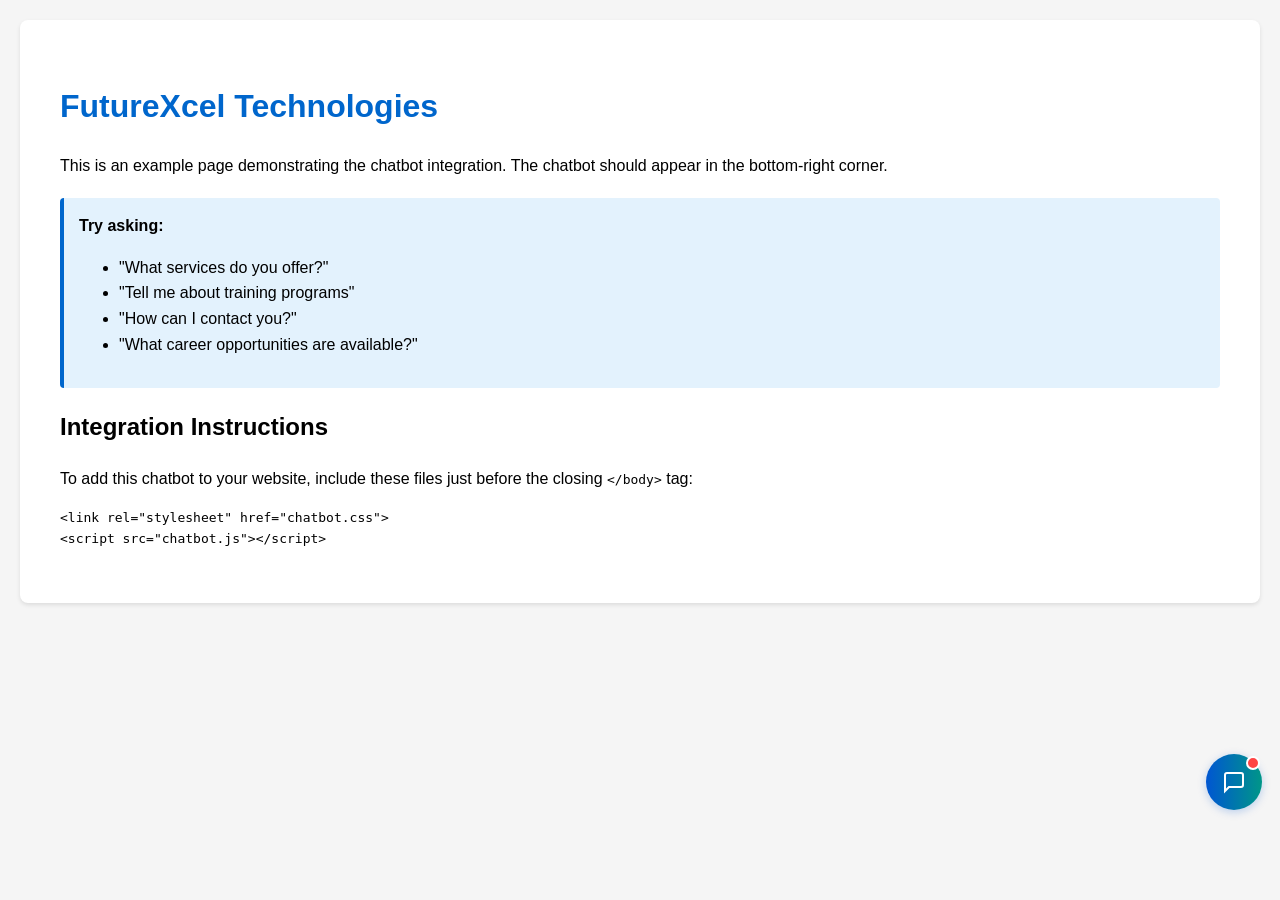
<file: example.html>
<!DOCTYPE html>
<html lang="en">
<head>
    <meta charset="UTF-8">
    <meta name="viewport" content="width=device-width, initial-scale=1.0">
    <title>FutureXcel Technologies - Chatbot Example</title>
    <style>
        /* Example page styles */
        body {
            font-family: -apple-system, BlinkMacSystemFont, 'Segoe UI', Roboto, Oxygen, Ubuntu, Cantarell, sans-serif;
            margin: 0;
            padding: 20px;
            line-height: 1.6;
            background: #f5f5f5;
        }
        .container {
            max-width: 1200px;
            margin: 0 auto;
            background: white;
            padding: 40px;
            border-radius: 8px;
            box-shadow: 0 2px 4px rgba(0,0,0,0.1);
        }
        h1 {
            color: #0066cc;
            margin-bottom: 20px;
        }
        .note {
            background: #e3f2fd;
            padding: 15px;
            border-radius: 4px;
            border-left: 4px solid #0066cc;
            margin: 20px 0;
        }
    </style>
</head>
<body>
    <div class="container">
        <h1>FutureXcel Technologies</h1>
        <p>This is an example page demonstrating the chatbot integration. The chatbot should appear in the bottom-right corner.</p>
        
        <div class="note">
            <strong>Try asking:</strong>
            <ul>
                <li>"What services do you offer?"</li>
                <li>"Tell me about training programs"</li>
                <li>"How can I contact you?"</li>
                <li>"What career opportunities are available?"</li>
            </ul>
        </div>

        <h2>Integration Instructions</h2>
        <p>To add this chatbot to your website, include these files just before the closing <code>&lt;/body&gt;</code> tag:</p>
        <pre><code>&lt;link rel="stylesheet" href="chatbot.css"&gt;
&lt;script src="chatbot.js"&gt;&lt;/script&gt;</code></pre>
    </div>

    <!-- Chatbot Integration -->
    <link rel="stylesheet" href="chatbot.css">
    <script src="chatbot.js"></script>
</body>
</html>
</file>
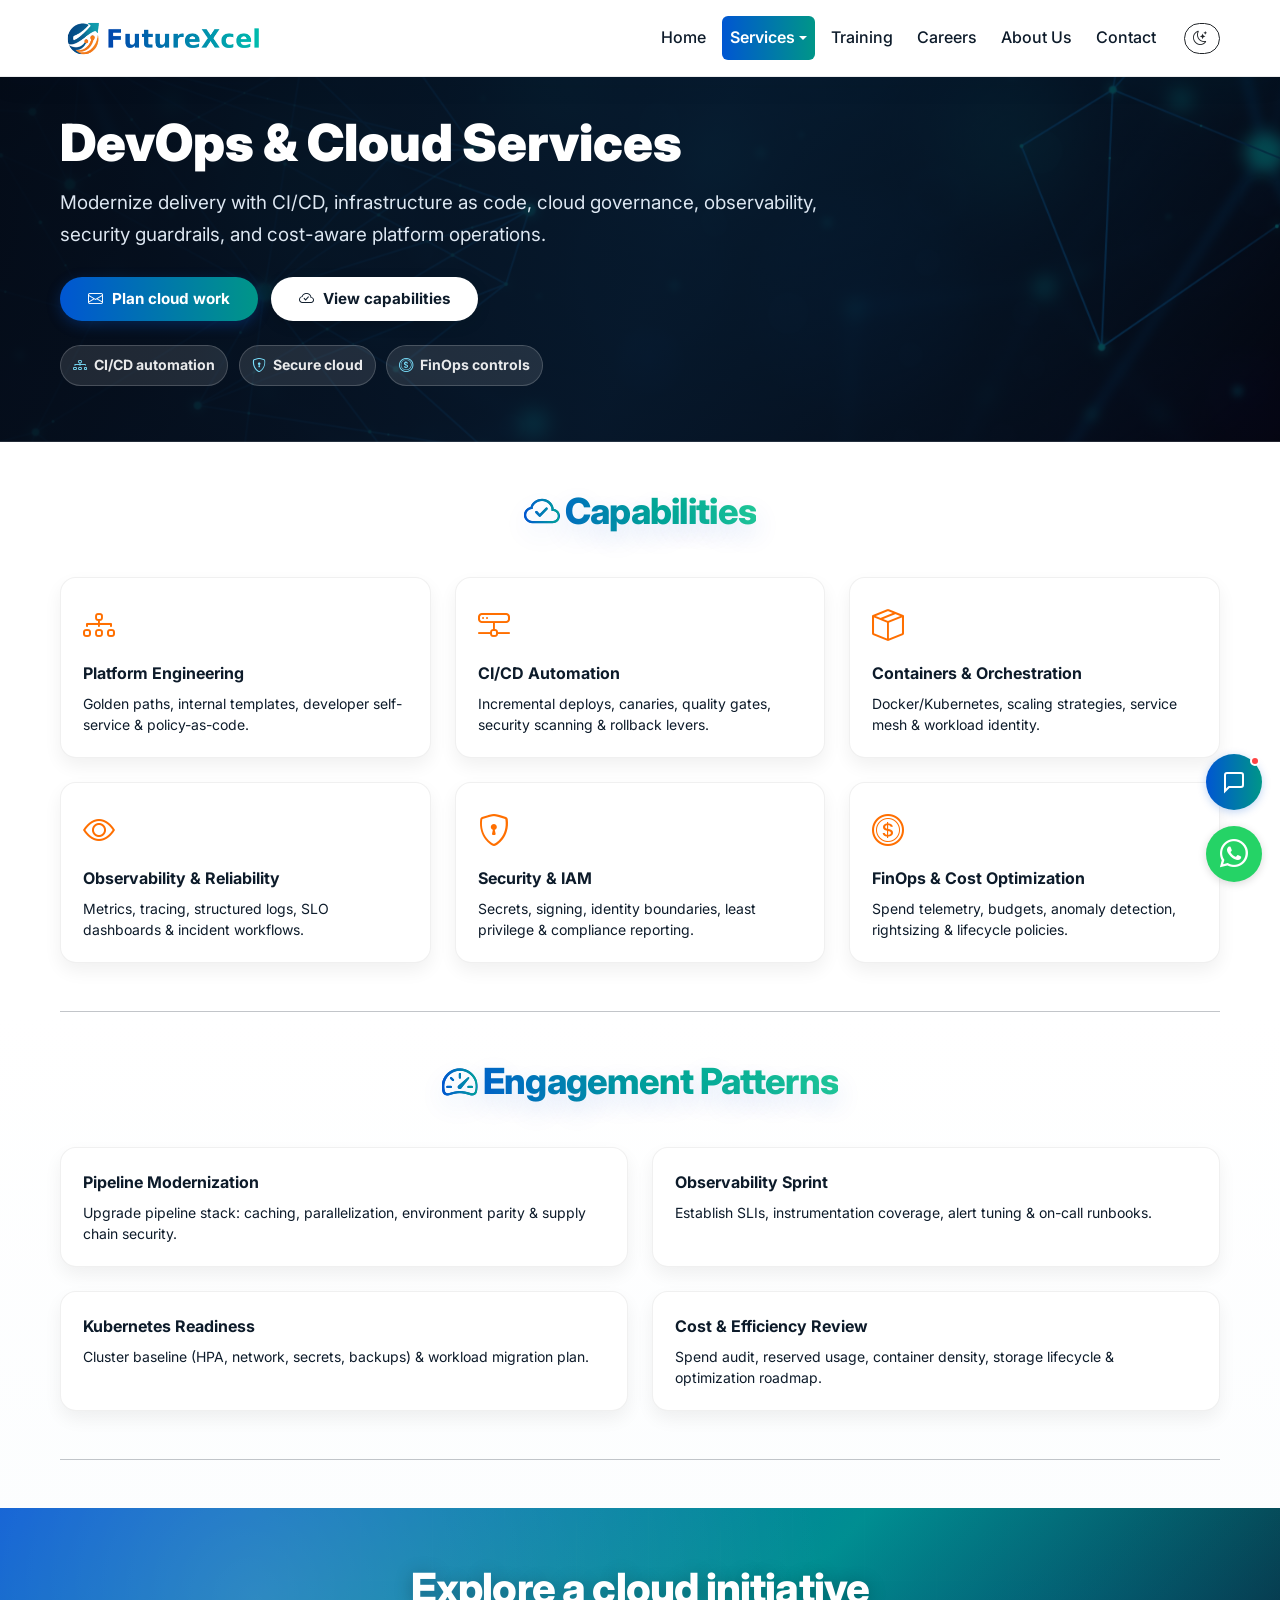
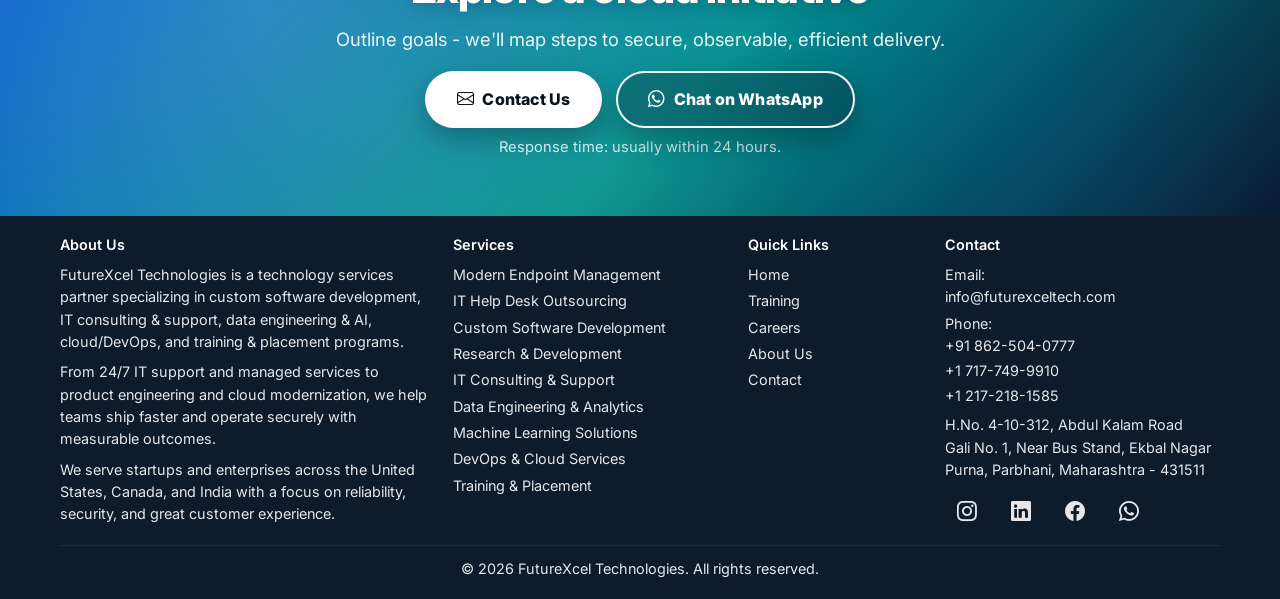
<file: services-cloud.html>
<!DOCTYPE html>
<html lang="en">

<head>
  <meta charset="UTF-8" />
  <meta http-equiv="Content-Type" content="text/html; charset=UTF-8" />
  <meta name="viewport" content="width=device-width,initial-scale=1" />
  <meta name="description"
    content="FutureXcel Technologies - DevOps & Cloud Services: CI/CD, IaC, platform engineering, security, FinOps, observability." />
  <meta name="keywords"
    content="DevOps services, cloud services, CI/CD, infrastructure as code, AWS, Azure, GCP, FutureXcel" />
  <meta name="author" content="FutureXcel Technologies" />
  <title>DevOps & Cloud Services | FutureXcel Technologies | CI/CD & Cloud Solutions</title>
  <meta name="theme-color" content="#0d1b2a" />
  <!-- Favicon -->
  <link rel="icon" type="image/png" href="./Favico.png" />
  <link rel="preconnect" href="https://fonts.googleapis.com">
  <link rel="preconnect" href="https://fonts.gstatic.com" crossorigin>
  <link href="https://fonts.googleapis.com/css2?family=Inter:wght@300;400;500;600;700;800&display=swap"
    rel="stylesheet">

  <link href="https://cdn.jsdelivr.net/npm/bootstrap@5.3.2/dist/css/bootstrap.min.css" rel="stylesheet" />
  <link href="https://cdn.jsdelivr.net/npm/bootstrap-icons/font/bootstrap-icons.css" rel="stylesheet" />
  <link href="./styles.css" rel="stylesheet" />
  <style>
    /* Services-cloud page specific styles - common styles are in styles.css */

    .navbar.scrolled {
      background: #fff;
      box-shadow: 0 4px 14px rgba(0, 0, 0, .12)
    }

    .navbar-brand img {
      height: 50px;
      width: auto;
      display: block;
      transition: filter .2s ease
    }

    .navbar .navbar-toggler {
      border: 0
    }

    .navbar .nav-link {
      color: #0d1b2a;
      padding: .55rem 1rem;
      margin: 0 .25rem;
      border-radius: 6px;
      transition: all .3s ease;
      font-weight: 500
    }

    .navbar .nav-link:hover,
    .navbar .nav-link:focus {
      background: var(--fx-gradient);
      color: #fff !important;
      transform: translateY(-2px)
    }

    .navbar .nav-link.active {
      background: var(--fx-gradient);
      color: #fff !important;
      font-weight: 600
    }

    .dropdown-menu {
      border-radius: 12px;
      padding: .6rem 0;
      border: 0;
      box-shadow: 0 10px 28px rgba(0, 0, 0, .12);
      animation: fadeDown .25s ease
    }

    .dropdown-item {
      padding: .55rem 1.1rem;
      transition: all .18s ease
    }

    .dropdown-item:hover {
      background: var(--fx-gradient);
      color: #fff;
      padding-left: 1.45rem
    }

    .dropdown-item.active {
      background: var(--fx-gradient);
      color: #fff !important;
      font-weight: 600;
      padding-left: 1.45rem
    }

    @keyframes fadeDown {
      from {
        opacity: 0;
        transform: translateY(-8px)
      }

      to {
        opacity: 1;
        transform: translateY(0)
      }
    }

    /* Remove nav underlines/box-shadows */
    .navbar .nav-link,
    .navbar .nav-link:hover,
    .navbar .nav-link:focus,
    .navbar .nav-link:active,
    .navbar .dropdown-toggle,
    .navbar .dropdown-item {
      box-shadow: none !important;
      text-decoration: none !important;
      border: none !important;
    }

    .navbar .nav-link.active,
    .navbar .dropdown-toggle.active {
      background: var(--fx-gradient) !important;
      color: #fff !important;
      font-weight: 600
    }

    /* Hero video carousel */
    .hero-wrap {
      position: relative;
      height: 48vh;
      min-height: 320px;
      overflow: hidden;
    }

    .hero-overlay {
      position: absolute;
      inset: 0;
      display: flex;
      flex-direction: column;
      align-items: center;
      justify-content: center;
      z-index: 2;
      padding: 0 16px;
      text-align: center;
      color: #fff;
      text-shadow: 2px 2px 8px rgba(0, 0, 0, .6);
    }

    .hero-title {
      font-weight: 800;
      font-size: clamp(1.8rem, 5vw, 3.25rem);
    }

    .hero-sub {
      font-size: clamp(.95rem, 2vw, 1.2rem);
      margin-top: .5rem;
    }

    .hero-actions {
      gap: 1.5rem !important;
    }

    .hero .hero-title {
      margin-top: -0.5rem;
    }

    html body .hero .inner {
      padding-top: clamp(5px, 0.5vh, 15px) !important;
    }

    #heroCarousel {
      max-height: 600px;
      overflow: hidden;
    }

    #heroCarousel .carousel-item video {
      width: 100%;
      height: 600px;
      object-fit: cover;
      background: black;
    }

    .section-title {
      font-weight: 800;
      font-size: clamp(1.6rem, 3vw, 2.2rem);
      margin-bottom: 1.2rem;
      background: var(--fx-gradient);
      -webkit-background-clip: text;
      background-clip: text;
      -webkit-text-fill-color: transparent;
    }

    .cloud-card {
      background: #fff;
      border: 1px solid rgba(0, 0, 0, .06);
      border-radius: 16px;
      padding: 22px;
      box-shadow: 0 8px 18px rgba(0, 0, 0, .06);
      height: 100%;
      transition: .25s;
      display: flex;
      flex-direction: column;
    }

    .cloud-card:hover {
      transform: translateY(-6px);
      box-shadow: 0 12px 28px rgba(0, 0, 0, .12);
    }

    .cloud-card i {
      font-size: 2rem;
      color: var(--fx-orange);
      margin-bottom: .6rem;
    }

    /* Unified footer */
    footer {
      background: var(--fx-dark);
      color: #f1f5f9 !important;
      padding: 18px 0 !important;
    }

    footer h1,
    footer h2,
    footer h3,
    footer h4,
    footer h5,
    footer h6 {
      color: #ffffff !important;
    }

    footer h5 {
      margin-bottom: 8px !important;
      font-size: inherit !important;
    }

    footer p,
    footer span,
    footer div,
    footer address,
    footer .copyright,
    footer small,
    footer .text-muted {
      color: #e5e7eb !important;
      font-size: 0.9rem !important;
      line-height: 1.55 !important;
    }

    footer a {
      color: #e5e7eb !important;
      text-decoration: none;
      display: block;
      margin-bottom: 4px !important;
      font-size: 0.9rem !important;
      transition: color 0.2s ease;
    }

    footer a:hover {
      color: #fff !important;
      text-decoration: underline
    }

    .footer-rule {
      border-color: rgba(255, 255, 255, .25) !important;
      margin: 1rem 0
    }

    .copyright {
      font-size: .9rem
    }

    footer address {
      margin-bottom: .5rem
    }

    footer .social {
      display: flex;
      align-items: center;
      gap: 10px;
      flex-wrap: wrap;
    }

    footer .social a {
      display: inline-flex !important;
      align-items: center;
      justify-content: center;
      width: 32px;
      height: 32px;
      border-radius: 50%;
      margin: 0;
      text-decoration: none;
    }

    footer .social a i {
      font-size: 1.25rem;
      line-height: 1;
      transition: transform .2s ease, filter .2s ease;
      will-change: transform, filter;
    }

    footer .social a:hover i,
    footer .social a:focus-visible i {
      transform: translateY(-1px);
      filter: drop-shadow(0 0 4px rgba(255, 255, 255, 0.45)) drop-shadow(0 0 10px rgba(255, 255, 255, 0.35));
    }

    footer[style],
    footer,
    html.theme-dark footer {
      --fx-footer-glow1: rgba(255, 255, 255, 0.55);
      --fx-footer-glow2: rgba(255, 255, 255, 0.40);
    }

    html.theme-dark footer .social a:hover i,
    html.theme-dark footer .social a:focus-visible i {
      filter: drop-shadow(0 0 5px var(--fx-footer-glow1)) drop-shadow(0 0 12px var(--fx-footer-glow2));
    }

    @media (prefers-reduced-motion: reduce) {
      footer .social a i {
        transition: none;
      }

      footer .social a:hover i,
      footer .social a:focus-visible i {
        transform: none;
      }
    }

    footer a {
      margin-bottom: 6px;
    }

    footer .social a {
      margin-bottom: 0 !important;
    }

    html.theme-dark body {
      background: #0b1220;
      color: #fff !important;
    }

    html.theme-dark .navbar,
    html.theme-dark .navbar.bg-white {
      background: rgba(10, 16, 28, .95) !important;
    }

    html.theme-dark .navbar .nav-link {
      color: #fff !important;
    }

    html.theme-dark .navbar-brand img {
      filter: brightness(0) invert(1);
    }

    html.theme-dark .cloud-card {
      background: #0f1a2b;
      border-color: rgba(255, 255, 255, .06);
      box-shadow: 0 6px 18px rgba(0, 0, 0, .5);
    }

    html.theme-dark .section-title {
      -webkit-text-fill-color: #fff;
      color: #fff;
      background: none;
    }

    html.theme-dark footer {
      background: #070d18;
    }

    html.theme-dark .footer-rule {
      border-color: #2a3447;
    }

    html.theme-dark .hero-overlay,
    html.theme-dark .hero-overlay .hero-title,
    html.theme-dark .hero-overlay .hero-sub {
      color: #fff !important;
    }

    /* ========== MOBILE OPTIMIZATION FOR 390x844 ========== */
    @media screen and (max-width: 991px) {
      body {
        font-size: 16px;
        line-height: 1.5;
      }

      .container {
        padding-left: 15px;
        padding-right: 15px;
      }

      /* Fix hero section on mobile - ensure content is fully visible */
      header.hero,
      .hero {
        min-height: auto !important;
        height: auto !important;
        overflow: visible !important;
      }

      .hero .inner {
        padding-top: clamp(90px, 12vh, 110px) !important;
        padding-bottom: clamp(60px, 8vh, 80px) !important;
        overflow: visible !important;
      }

      .hero-title {
        font-size: clamp(1.6rem, 6vw, 2.2rem) !important;
        line-height: 1.2;
        margin-bottom: 0.75rem;
      }

      .hero-sub {
        font-size: clamp(0.85rem, 3vw, 1rem) !important;
        line-height: 1.5;
      }

      .section-title {
        font-size: clamp(1.4rem, 4vw, 1.8rem);
        margin-bottom: 1rem;
      }

      .cloud-card {
        padding: 18px 16px;
        margin-bottom: 16px;
      }

      .cloud-card i {
        font-size: 1.75rem;
        margin-bottom: 0.75rem;
      }

      .cloud-card h6 {
        font-size: 1rem;
        margin-bottom: 0.5rem;
      }

      .cloud-card p {
        font-size: 0.875rem;
        line-height: 1.5;
      }

      footer {
        padding: 24px 0;
      }

      footer h5 {
        font-size: 1rem;
        margin-bottom: 8px;
      }

      footer p,
      footer a {
        font-size: 0.9rem;
      }
    }

    @media screen and (width: 390px) and (height: 844px),
    screen and (width: 390px) and (min-height: 800px),
    screen and (min-width: 390px) and (max-width: 428px) {

      /* Fix hero section - ensure all content is visible */
      header.hero,
      .hero {
        min-height: auto !important;
        height: auto !important;
        max-height: none !important;
        overflow: visible !important;
      }

      .hero .inner {
        padding-top: clamp(90px, 12vh, 110px) !important;
        padding-bottom: clamp(70px, 10vh, 90px) !important;
        overflow: visible !important;
      }

      .hero-title {
        font-size: 1.9rem !important;
      }

      .hero-sub {
        font-size: 0.95rem !important;
      }

      .hero-actions {
        flex-direction: column !important;
        gap: 0.85rem !important;
        margin-top: 0.7rem !important;
        display: flex !important;
        width: 100% !important;
        visibility: visible !important;
        opacity: 1 !important;
      }

      .hero-actions a,
      .hero-actions .btn-pill {
        width: 100% !important;
        padding: 10px 16px !important;
        font-size: 0.84rem !important;
        min-height: 40px !important;
        display: flex !important;
        visibility: visible !important;
        opacity: 1 !important;
        flex-shrink: 0 !important;
      }

      .container {
        padding-left: 18px;
        padding-right: 18px;
      }

      .section-title {
        font-size: 1.65rem;
      }

      .cloud-card {
        padding: 20px 18px;
      }
    }

    @media screen and (max-width: 480px) {

      /* Fix hero section - ensure all content is visible */
      header.hero,
      .hero {
        min-height: auto !important;
        height: auto !important;
        overflow: visible !important;
      }

      .hero .inner {
        padding-top: clamp(90px, 12vh, 110px) !important;
        padding-bottom: clamp(60px, 8vh, 80px) !important;
        overflow: visible !important;
      }

      .hero-actions {
        flex-direction: column !important;
        gap: 0.85rem !important;
        display: flex !important;
        width: 100% !important;
      }

      .hero-actions a,
      .hero-actions .btn-pill {
        width: 100% !important;
        padding: 10px 16px !important;
        font-size: 0.84rem !important;
        min-height: 40px !important;
      }

      .container {
        padding-left: 12px;
        padding-right: 12px;
      }

      .hero-title {
        font-size: 1.5rem !important;
      }

      .hero-sub {
        font-size: 0.85rem !important;
      }
    }

    /* Fix footer contact phone spacing */
    footer address.mb-0 {
      margin-bottom: 0.25rem !important;
      line-height: 1.4;
    }

    footer address.mb-0 a {
      display: inline-block;
      margin: 0;
      padding: 0;
      line-height: 1.4;
    }

    footer address.mb-0 br {
      line-height: 1.4;
    }
  </style>
</head>

<body>
  <nav class="navbar navbar-expand-lg navbar-light bg-white sticky-top" role="navigation">
    <div class="container">
      <a class="navbar-brand fw-bold" href="./index.html" aria-label="FutureXcel Home">
        <img src="./logo.png" alt="FutureXcel Technologies Logo" decoding="async" fetchpriority="high"
          loading="eager" data-logo-light="./logo.png" data-logo-dark="./logo.png" />
      </a>
      <button class="navbar-toggler" type="button" data-bs-toggle="collapse" data-bs-target="#navbarNav"
        aria-controls="navbarNav" aria-expanded="false" aria-label="Toggle navigation"><span class="navbar-toggler-icon"></span></button>
      <div id="navbarNav" class="collapse navbar-collapse justify-content-end">
        <ul class="navbar-nav fw-semibold">
          <li class="nav-item"><a class="nav-link" href="./index.html">Home</a></li>
          <li class="nav-item dropdown"><a class="nav-link dropdown-toggle active" href="#" id="servicesDropdown"
              role="button" data-bs-toggle="dropdown" aria-expanded="false">Services</a>
            <ul class="dropdown-menu border-0 rounded-3 shadow" aria-labelledby="servicesDropdown">
              <li><a class="dropdown-item" href="./services-endpoint.html">Modern Endpoint Management</a></li>
              <li><a class="dropdown-item" href="./services-helpdesk.html">IT Help Desk Outsourcing</a></li>
              <li><a class="dropdown-item" href="./services-software.html">Custom Software Development</a></li>
              <li><a class="dropdown-item" href="./services-research.html">Research &amp; Development</a></li>
              <li><a class="dropdown-item" href="./services-consulting.html">IT Consulting &amp; Support</a></li>
              <li><a class="dropdown-item" href="./services-data.html">Data Engineering &amp; Analytics</a></li>
              <li><a class="dropdown-item" href="./services-ml.html">Machine Learning Solutions</a></li>
              <li><a class="dropdown-item" href="./services-cloud.html">DevOps &amp; Cloud Services</a></li>
              <li><a class="dropdown-item" href="./services-training.html">Training &amp; Placement</a></li>
            </ul>
          </li>
          <li class="nav-item"><a class="nav-link" href="./training.html">Training</a></li>
          <li class="nav-item"><a class="nav-link" href="./careers.html">Careers</a></li>
          <li class="nav-item"><a class="nav-link" href="./about.html">About Us</a></li>
          <li class="nav-item"><a class="nav-link" href="./contact.html">Contact</a></li>
        </ul>
        <div class="d-flex align-items-center ms-lg-3 mt-2 mt-lg-0">
          <button id="themeToggle" class="btn btn-sm btn-outline-dark rounded-pill d-inline-flex align-items-center"
            type="button" aria-pressed="false" title="Toggle dark mode">
            <i class="bi bi-moon-stars me-1" aria-hidden="true"></i><span class="visually-hidden">Toggle dark
              mode</span>
          </button>
        </div>
      </div>
    </div>
  </nav>

  <header class="service-hero" aria-labelledby="serviceHeroTitle">
    <div class="container">
      <div class="service-hero__content">
        <h1 id="serviceHeroTitle" class="service-hero__title">DevOps &amp; Cloud Services</h1>
        <p class="service-hero__lead">Modernize delivery with CI/CD, infrastructure as code, cloud governance,
          observability, security guardrails, and cost-aware platform operations.</p>
        <div class="service-hero__actions">
          <a class="btn-pill btn-brand" href="./contact.html"><i class="bi bi-envelope"></i> Plan cloud work</a>
          <a class="btn-pill btn-contrast" href="#capabilities"><i class="bi bi-cloud-check"></i> View capabilities</a>
        </div>
        <div class="service-hero__meta" aria-label="Service highlights">
          <span><i class="bi bi-diagram-3"></i> CI/CD automation</span>
          <span><i class="bi bi-shield-lock"></i> Secure cloud</span>
          <span><i class="bi bi-coin"></i> FinOps controls</span>
        </div>
      </div>
    </div>
  </header>

  <main class="py-5">
    <div class="container">
      <div class="text-center mb-4">
        <h2 id="capabilities" class="section-title"><i class="bi bi-cloud-check me-2"></i>Capabilities</h2>
      </div>
      <div class="row g-4">
        <div class="col-md-4">
          <div class="cloud-card"><i class="bi bi-diagram-3"></i>
            <h6 class="fw-bold">Platform Engineering</h6>
            <p class="small mb-0">Golden paths, internal templates, developer self-service & policy-as-code.</p>
          </div>
        </div>
        <div class="col-md-4">
          <div class="cloud-card"><i class="bi bi-hdd-network"></i>
            <h6 class="fw-bold">CI/CD Automation</h6>
            <p class="small mb-0">Incremental deploys, canaries, quality gates, security scanning & rollback levers.</p>
          </div>
        </div>
        <div class="col-md-4">
          <div class="cloud-card"><i class="bi bi-box-seam"></i>
            <h6 class="fw-bold">Containers &amp; Orchestration</h6>
            <p class="small mb-0">Docker/Kubernetes, scaling strategies, service mesh & workload identity.</p>
          </div>
        </div>
        <div class="col-md-4">
          <div class="cloud-card"><i class="bi bi-eye"></i>
            <h6 class="fw-bold">Observability &amp; Reliability</h6>
            <p class="small mb-0">Metrics, tracing, structured logs, SLO dashboards & incident workflows.</p>
          </div>
        </div>
        <div class="col-md-4">
          <div class="cloud-card"><i class="bi bi-shield-lock"></i>
            <h6 class="fw-bold">Security &amp; IAM</h6>
            <p class="small mb-0">Secrets, signing, identity boundaries, least privilege & compliance reporting.</p>
          </div>
        </div>
        <div class="col-md-4">
          <div class="cloud-card"><i class="bi bi-coin"></i>
            <h6 class="fw-bold">FinOps &amp; Cost Optimization</h6>
            <p class="small mb-0">Spend telemetry, budgets, anomaly detection, rightsizing & lifecycle policies.</p>
          </div>
        </div>
      </div>
      <hr class="my-5" />
      <div class="text-center mb-4">
        <h2 class="section-title"><i class="bi bi-speedometer2 me-2"></i>Engagement Patterns</h2>
      </div>
      <div class="row g-4">
        <div class="col-md-6">
          <div class="cloud-card">
            <h6 class="fw-bold">Pipeline Modernization</h6>
            <p class="small mb-0">Upgrade pipeline stack: caching, parallelization, environment parity & supply chain
              security.</p>
          </div>
        </div>
        <div class="col-md-6">
          <div class="cloud-card">
            <h6 class="fw-bold">Observability Sprint</h6>
            <p class="small mb-0">Establish SLIs, instrumentation coverage, alert tuning & on-call runbooks.</p>
          </div>
        </div>
        <div class="col-md-6">
          <div class="cloud-card">
            <h6 class="fw-bold">Kubernetes Readiness</h6>
            <p class="small mb-0">Cluster baseline (HPA, network, secrets, backups) & workload migration plan.</p>
          </div>
        </div>
        <div class="col-md-6">
          <div class="cloud-card">
            <h6 class="fw-bold">Cost &amp; Efficiency Review</h6>
            <p class="small mb-0">Spend audit, reserved usage, container density, storage lifecycle & optimization
              roadmap.</p>
          </div>
        </div>
      </div>
      <hr class="my-5" />
    </div>

    <!-- CTA (Unified across all pages) -->
    <section class="fx-cta" aria-labelledby="fx-cta-title">
      <div class="container">
        <div class="fx-cta__inner">
          <h2 id="fx-cta-title">Explore a cloud initiative</h2>
          <p class="fx-cta__lead">Outline goals - we'll map steps to secure, observable, efficient delivery.</p>
          <div class="fx-cta__actions">
            <a href="./contact.html" class="btn-cta btn-cta--primary"><i class="bi bi-envelope"></i> Contact Us</a>
            <a href="https://wa.me/917822865734?text=Hi%20FutureXcel%2C%20I%27m%20interested%20in%20your%20services."
              target="_blank" rel="noopener noreferrer" class="btn-cta btn-cta--secondary"><i
                class="bi bi-whatsapp"></i> Chat on WhatsApp</a>
          </div>
          <p class="fx-cta__note">Response time: usually within 24 hours.</p>
        </div>
      </div>
    </section>
  </main>

  <!-- Footer -->
  <footer id="contact">
    <div class="container">
      <div class="row g-4 align-items-start">
        <div class="col-md-4">
          <h5>About Us</h5>
          <p class="mb-2">FutureXcel Technologies is a technology services partner specializing in custom software
            development, IT consulting &amp; support, data engineering &amp; AI, cloud/DevOps, and training &amp;
            placement programs.</p>
          <p class="mb-2">From 24/7 IT support and managed services to product engineering and cloud modernization, we
            help teams ship faster and operate securely with measurable outcomes.</p>
          <p class="mb-0">We serve startups and enterprises across the United States, Canada, and India with a focus on
            reliability, security, and great customer experience.</p>
        </div>

        <div class="col-md-3">
          <h5>Services</h5>
          <a href="./services-endpoint.html">Modern Endpoint Management</a>
          <a href="./services-helpdesk.html">IT Help Desk Outsourcing</a>
          <a href="./services-software.html">Custom Software Development</a>
          <a href="./services-research.html">Research &amp; Development</a>
          <a href="./services-consulting.html">IT Consulting &amp; Support</a>
          <a href="./services-data.html">Data Engineering &amp; Analytics</a>
          <a href="./services-ml.html">Machine Learning Solutions</a>
          <a href="./services-cloud.html">DevOps &amp; Cloud Services</a>
          <a href="./services-training.html">Training &amp; Placement</a>
        </div>

        <div class="col-md-2">
          <h5>Quick Links</h5>
          <a href="./index.html">Home</a>
          <a href="./training.html">Training</a>
          <a href="./careers.html">Careers</a>
          <a href="./about.html">About Us</a>
          <a href="./contact.html">Contact</a>
          <hr class="footer-rule d-md-none" aria-hidden="true" />
        </div>

        <div class="col-md-3">
          <h5>Contact</h5>
          <address class="mb-1">Email: <a href="mailto:info@futurexceltech.com">info@futurexceltech.com</a></address>
          <address class="mb-0">Phone:<br>
            <a href="tel:+918625040777">+91 862-504-0777</a><br>
            <a href="tel:+17177499910">+1 717-749-9910</a><br>
            <a href="tel:+12172181585">+1 217-218-1585</a>
          </address>
          <address class="mb-2">H.No. 4-10-312, Abdul Kalam Road<br>Gali No. 1, Near Bus Stand, Ekbal Nagar<br>Purna,
            Parbhani, Maharashtra - 431511</address>
          <div class="social mt-2" aria-label="Social links">
            <a href="https://www.instagram.com/futurexcel_technologies/#" target="_blank" rel="noopener noreferrer"
              aria-label="Instagram"><i class="bi bi-instagram"></i></a>
            <a href="https://www.linkedin.com/company/futurexcel-technologies/" target="_blank"
              rel="noopener noreferrer" aria-label="LinkedIn"><i class="bi bi-linkedin"></i></a>
            <a href="https://www.facebook.com/share/16yvQLBep4/" target="_blank" rel="noopener noreferrer"
              aria-label="Facebook"><i class="bi bi-facebook"></i></a>
            <a href="https://wa.me/917822865734?text=Hi%20FutureXcel%2C%20I%27m%20interested%20in%20your%20services."
              target="_blank" rel="noopener noreferrer" aria-label="WhatsApp"><i class="bi bi-whatsapp"></i></a>
          </div>
        </div>
      </div>

      <hr class="footer-rule" />
      <p class="text-center mb-0 copyright">&copy; <span id="year"></span> FutureXcel Technologies. All rights reserved.
      </p>
    </div>
  </footer>



  <!-- WhatsApp Float Button -->
  <a class="whatsapp-float"
    href="https://wa.me/917822865734?text=Hi%20FutureXcel%2C%20I'm%20interested%20in%20DevOps%20and%20Cloud%20Services."
    target="_blank" rel="noopener noreferrer" aria-label="Chat on WhatsApp"><i class="bi bi-whatsapp fs-3"></i></a>

  <script defer src="https://cdn.jsdelivr.net/npm/bootstrap@5.3.2/dist/js/bootstrap.bundle.min.js"></script>
  <script defer src="./main.js"></script>
  
  <!-- Chatbot Integration -->
  <link rel="stylesheet" href="./chatbot.css">
  <script src="./chatbot.js"></script>
</body>

</html>
</file>
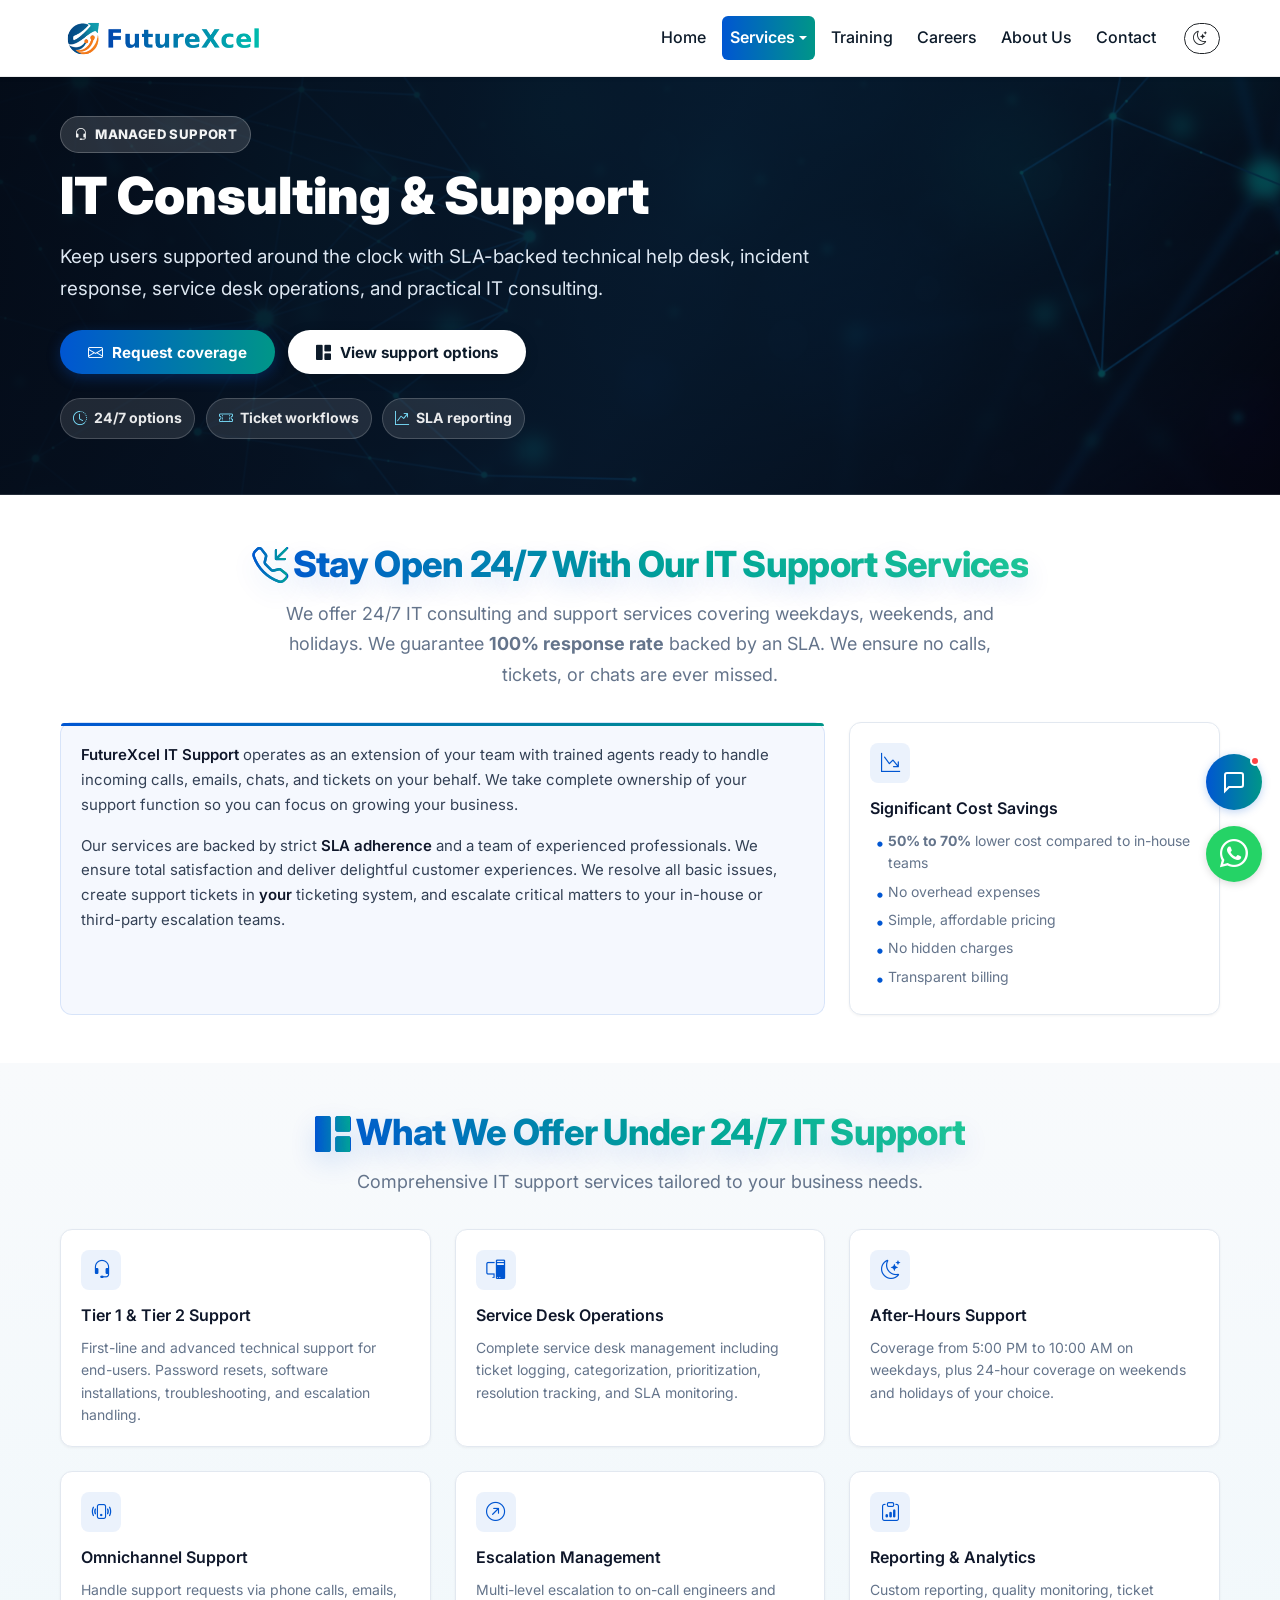
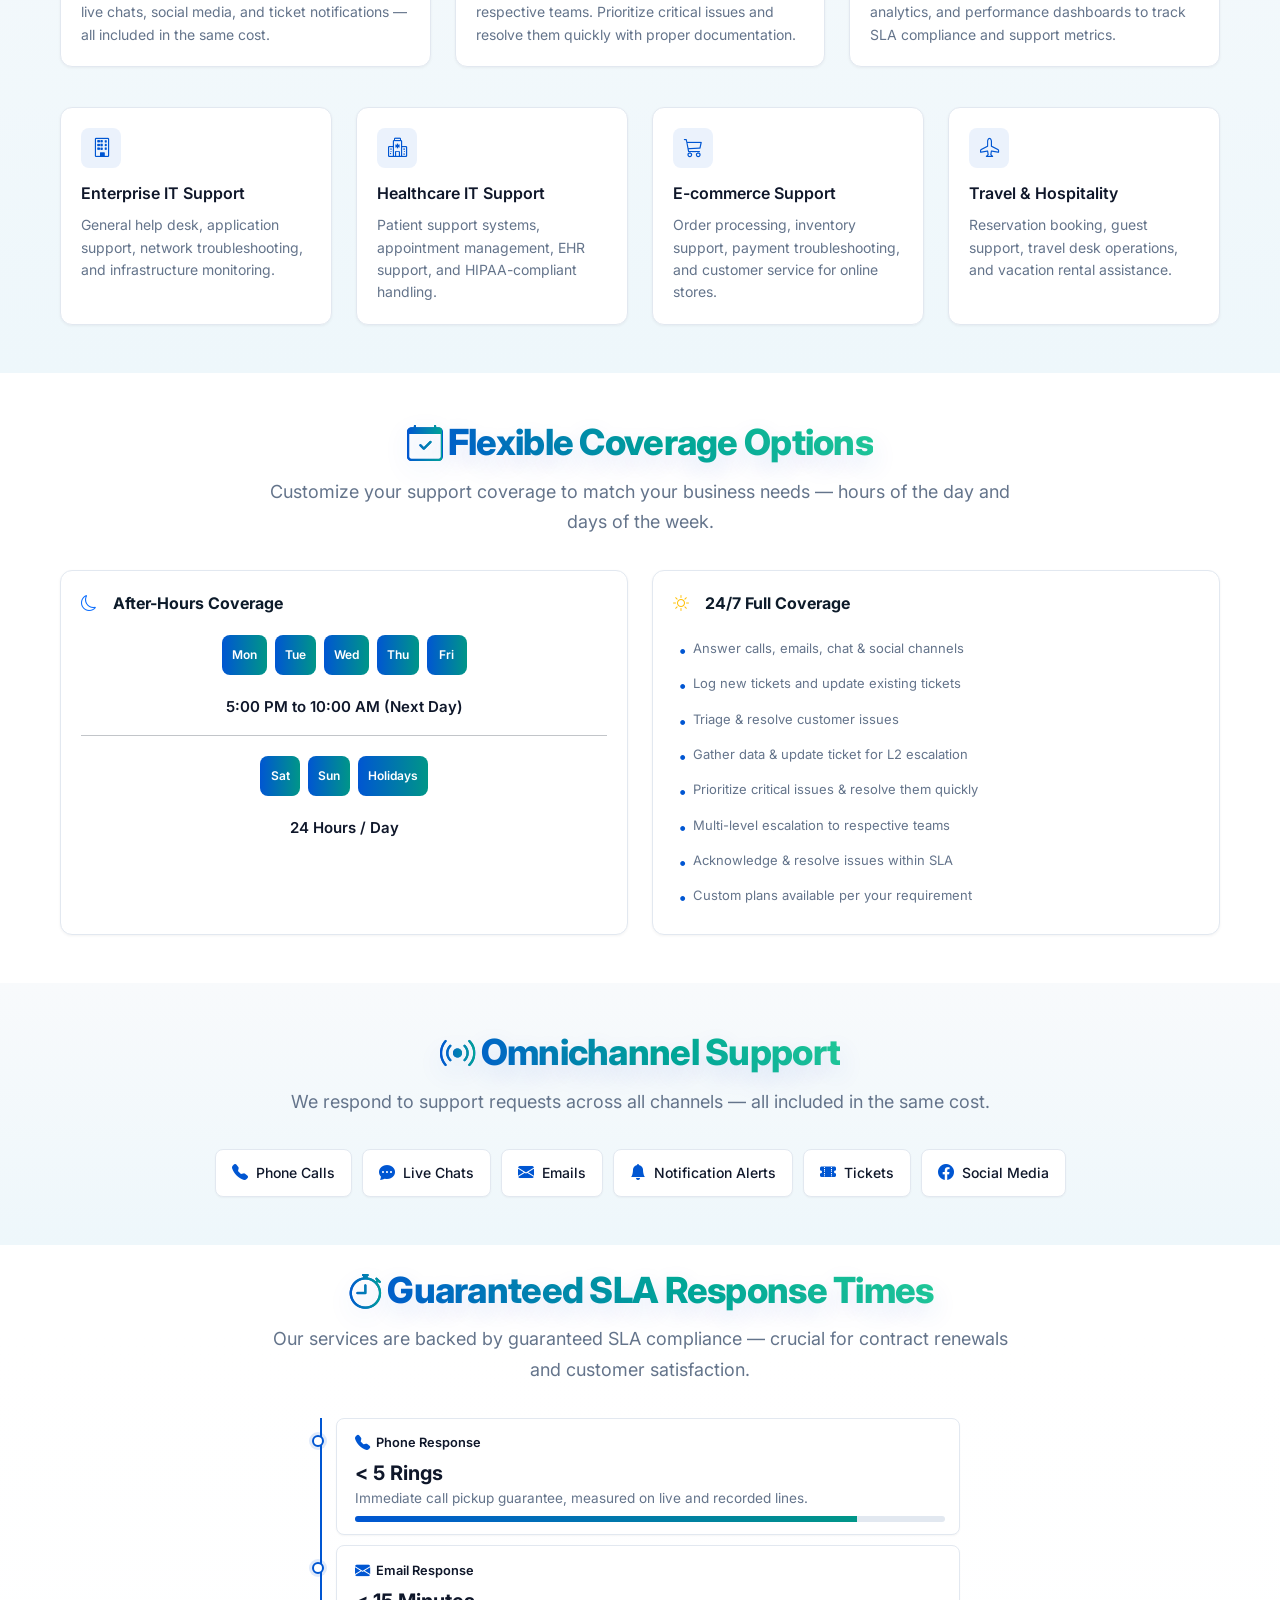
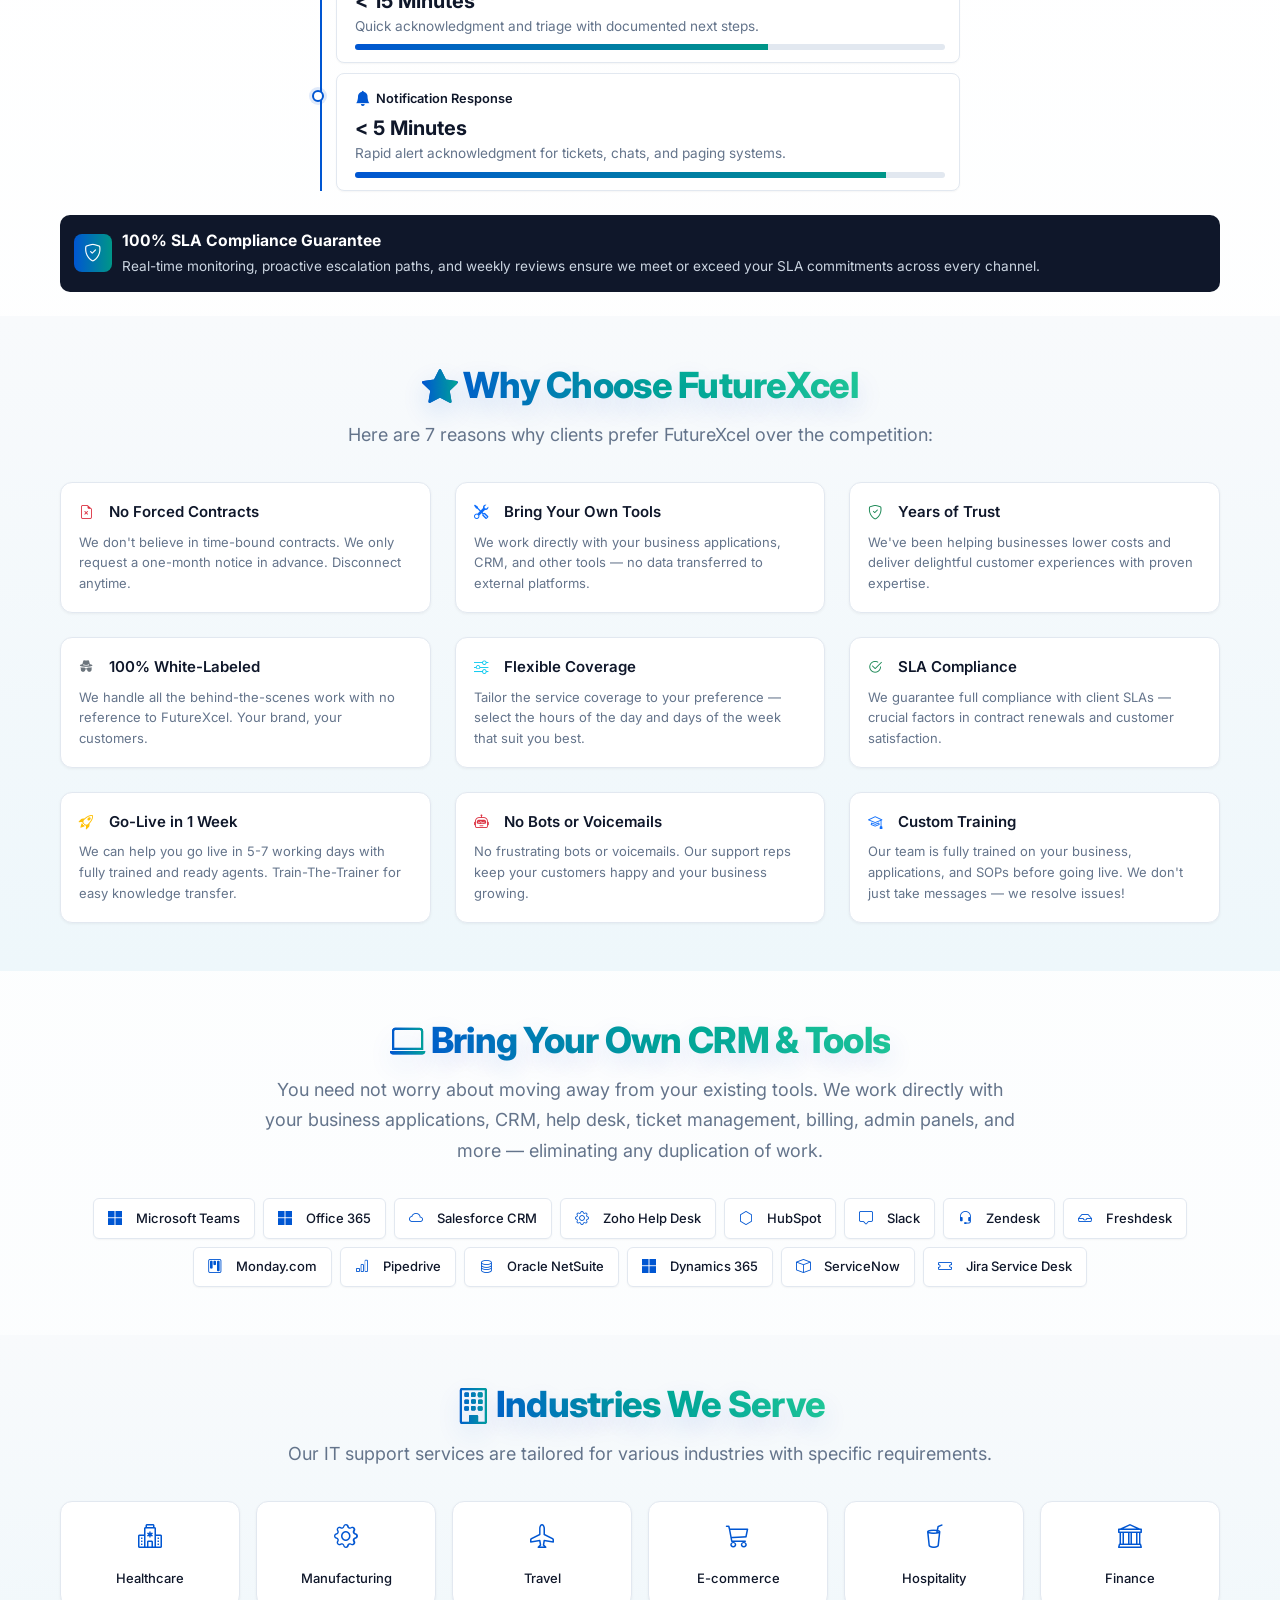
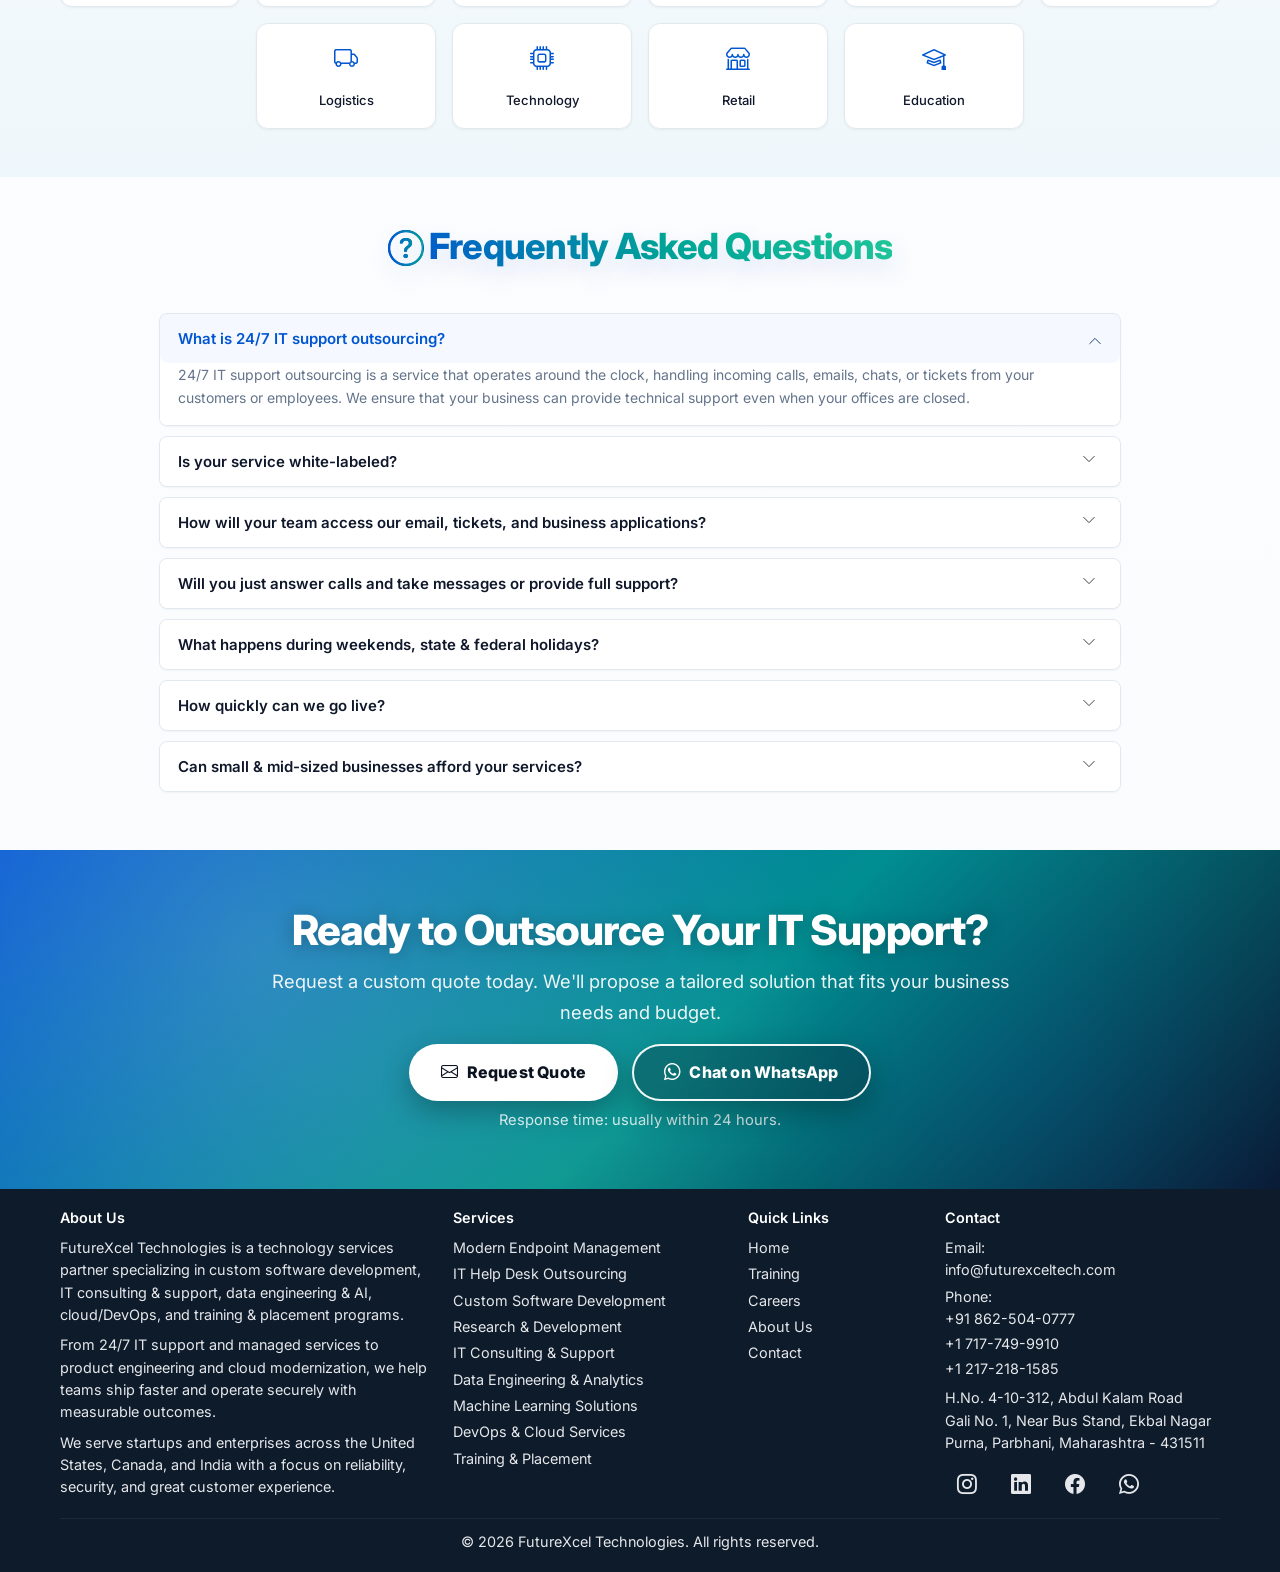
<file: services-consulting.html>
<!DOCTYPE html>
<html lang="en">

<head>
  <meta charset="UTF-8" />
  <meta http-equiv="Content-Type" content="text/html; charset=UTF-8" />
  <meta name="viewport" content="width=device-width,initial-scale=1" />
  <meta name="description"
    content="FutureXcel Technologies - 24/7 IT Consulting & Support Services: Tier 1-3 technical support, after-hours coverage, omnichannel help desk, SLA-backed managed services with 50-70% cost savings." />
  <meta name="keywords"
    content="IT consulting, 24/7 technical support, after hours IT support, help desk outsourcing, managed IT services, SLA support, omnichannel support, FutureXcel" />
  <meta name="author" content="FutureXcel Technologies" />
  <title>IT Consulting & Support | FutureXcel Technologies | 24/7 Technical Support Services</title>
  <meta name="theme-color" content="#0d1b2a" />
  <!-- Favicon -->
  <link rel="icon" type="image/png" href="./Favico.png" />
  <link rel="preconnect" href="https://fonts.googleapis.com">
  <link rel="preconnect" href="https://fonts.gstatic.com" crossorigin>
  <link href="https://fonts.googleapis.com/css2?family=Inter:wght@300;400;500;600;700;800&display=swap"
    rel="stylesheet">

  <link href="https://cdn.jsdelivr.net/npm/bootstrap@5.3.2/dist/css/bootstrap.min.css" rel="stylesheet" />
  <link href="https://cdn.jsdelivr.net/npm/bootstrap-icons/font/bootstrap-icons.css" rel="stylesheet" />
  <link href="https://cdnjs.cloudflare.com/ajax/libs/font-awesome/6.4.0/css/all.min.css" rel="stylesheet" />
  <link href="./styles.css" rel="stylesheet" />

  <style>
    /* ========== PROFESSIONAL CARD DESIGNS ========== */

    /* Main Service Card */
    .cs-card {
      background: #ffffff;
      border: 1px solid #e2e8f0;
      border-radius: 12px;
      padding: 20px;
      box-shadow: 0 1px 3px rgba(0, 0, 0, 0.05);
      height: 100%;
      display: flex;
      flex-direction: column;
      transition: all 0.25s ease;
      position: relative;
    }

    .cs-card::before {
      content: "";
      position: absolute;
      top: 0;
      left: 0;
      right: 0;
      height: 3px;
      background: var(--fx-gradient);
      transform: scaleX(0);
      transform-origin: left;
      transition: transform 0.25s ease;
      border-radius: 12px 12px 0 0;
    }

    .cs-card:hover {
      transform: translateY(-4px);
      box-shadow: 0 4px 12px rgba(0, 86, 210, 0.1);
      border-color: rgba(0, 86, 210, 0.2);
    }

    .cs-card:hover::before {
      transform: scaleX(1);
    }

    .cs-card .card-icon {
      width: 40px;
      height: 40px;
      border-radius: 8px;
      background: rgba(0, 86, 210, 0.08);
      display: flex;
      align-items: center;
      justify-content: center;
      margin-bottom: 14px;
      transition: all 0.25s ease;
    }

    .cs-card .card-icon i {
      font-size: 1.2rem;
      color: var(--fx-blue);
      transition: color 0.25s ease;
    }

    .cs-card:hover .card-icon {
      background: var(--fx-gradient);
    }

    .cs-card:hover .card-icon i {
      color: #fff;
    }

    .cs-card h6 {
      font-weight: 600;
      font-size: 1rem;
      margin-bottom: 10px;
      color: #0f172a;
      line-height: 1.4;
    }

    .cs-card p {
      color: #64748b;
      font-size: 0.875rem;
      line-height: 1.6;
      margin: 0;
      flex-grow: 1;
    }

    .cs-card ul {
      color: #64748b;
      font-size: 0.875rem;
      line-height: 1.6;
      margin: 0;
      padding-left: 0;
      list-style: none;
    }

    .cs-card li {
      margin-bottom: 6px;
      padding-left: 18px;
      position: relative;
    }

    .cs-card li::before {
      content: "\2022";
      position: absolute;
      left: 6px;
      color: var(--fx-blue);
      font-weight: 700;
      font-size: 1.2em;
    }

    /* SLA Timeline Style (compact) */
    .sla-timeline {
      border-left: 2px solid var(--fx-blue);
      padding-left: 14px;
      margin: 0 auto;
      max-width: 640px;
    }

    .sla-item {
      position: relative;
      padding: 12px 14px 12px 18px;
      margin-bottom: 10px;
      background: #ffffff;
      border: 1px solid #e2e8f0;
      border-radius: 8px;
      box-shadow: 0 1px 2px rgba(0, 0, 0, 0.04);
      transition: all 0.2s ease;
    }

    .sla-item::before {
      content: "";
      position: absolute;
      left: -25px;
      top: 16px;
      width: 12px;
      height: 12px;
      border-radius: 50%;
      background: #fff;
      border: 2px solid var(--fx-blue);
      box-shadow: 0 0 0 3px rgba(0, 86, 210, 0.12);
    }

    .sla-item:hover {
      transform: translateX(3px);
      box-shadow: 0 4px 12px rgba(0, 86, 210, 0.12);
      border-color: rgba(0, 86, 210, 0.18);
    }

    .sla-meta {
      display: inline-flex;
      align-items: center;
      gap: 6px;
      font-size: 0.8rem;
      font-weight: 600;
      color: #0f172a;
      margin-bottom: 4px;
    }

    .sla-meta i {
      color: var(--fx-blue);
      font-size: 0.95rem;
    }

    .sla-value {
      font-size: 1.25rem;
      font-weight: 700;
      color: #0f172a;
      margin-bottom: 2px;
      line-height: 1.3;
    }

    .sla-desc {
      color: #64748b;
      font-size: 0.85rem;
      margin: 0 0 8px 0;
      line-height: 1.5;
    }

    .sla-bar {
      height: 6px;
      border-radius: 999px;
      background: #e2e8f0;
      overflow: hidden;
      position: relative;
    }

    .sla-bar span {
      display: block;
      height: 100%;
      background: var(--fx-gradient);
      width: var(--progress, 100%);
      transition: width 0.25s ease;
    }

    .sla-item:hover .sla-bar span {
      width: calc(var(--progress, 100%) + 4%);
    }

    .sla-guarantee-box {
      background: #0f172a;
      color: #e5e7eb;
      border-radius: 10px;
      padding: 14px;
      display: flex;
      align-items: center;
      gap: 10px;
      margin-top: 10px;
    }

    .sla-guarantee-box .sla-badge-icon {
      width: 38px;
      height: 38px;
      border-radius: 8px;
      background: var(--fx-gradient);
      display: flex;
      align-items: center;
      justify-content: center;
      flex-shrink: 0;
      color: #fff;
      font-size: 1.1rem;
    }

    .sla-guarantee-box h5 {
      margin: 0 0 2px 0;
      font-size: 0.98rem;
      font-weight: 700;
      color: #fff;
    }

    .sla-guarantee-box p {
      margin: 0;
      font-size: 0.85rem;
      color: #cbd5e1;
    }

    /* Reason Card - Professional Minimal */
    .reason-card {
      background: #ffffff;
      border: 1px solid #e2e8f0;
      border-radius: 12px;
      padding: 18px;
      box-shadow: 0 1px 3px rgba(0, 0, 0, 0.05);
      height: 100%;
      transition: all 0.25s ease;
      position: relative;
    }

    .reason-card::before {
      content: "";
      position: absolute;
      left: 0;
      top: 0;
      bottom: 0;
      width: 3px;
      background: var(--fx-gradient);
      transform: scaleY(0);
      transform-origin: bottom;
      transition: transform 0.25s ease;
      border-radius: 12px 0 0 12px;
    }

    .reason-card:hover {
      transform: translateY(-3px);
      box-shadow: 0 4px 12px rgba(0, 86, 210, 0.1);
      border-color: rgba(0, 86, 210, 0.2);
    }

    .reason-card:hover::before {
      transform: scaleY(1);
    }

    .reason-card h6 {
      font-weight: 600;
      font-size: 0.9375rem;
      margin-bottom: 8px;
      color: #0f172a;
      display: flex;
      align-items: center;
      gap: 8px;
    }

    .reason-card h6 i {
      font-size: 0.9rem;
      color: var(--fx-blue);
    }

    .reason-card p {
      color: #64748b;
      font-size: 0.8125rem;
      line-height: 1.6;
      margin: 0;
    }

    /* Highlight Box - Professional */
    .highlight-box {
      background: rgba(0, 86, 210, 0.04);
      border: 1px solid rgba(0, 86, 210, 0.12);
      border-radius: 12px;
      padding: 20px;
      position: relative;
    }

    .highlight-box::before {
      content: "";
      position: absolute;
      top: 0;
      left: 0;
      right: 0;
      height: 3px;
      background: var(--fx-gradient);
      border-radius: 12px 12px 0 0;
    }

    .highlight-box p {
      margin: 0;
      color: #334155;
      line-height: 1.65;
      font-size: 0.9375rem;
    }

    .highlight-box strong {
      color: #0f172a;
      font-weight: 600;
    }

    /* Coverage Box - Professional */
    .coverage-box {
      background: #ffffff;
      border: 1px solid #e2e8f0;
      border-radius: 12px;
      padding: 20px;
      box-shadow: 0 1px 3px rgba(0, 0, 0, 0.05);
      transition: all 0.25s ease;
    }

    .coverage-box:hover {
      box-shadow: 0 4px 12px rgba(0, 86, 210, 0.1);
      border-color: rgba(0, 86, 210, 0.2);
    }

    .coverage-box h5 {
      display: flex;
      align-items: center;
      gap: 8px;
      font-size: 1rem;
      font-weight: 600;
      margin-bottom: 16px;
    }

    .coverage-box .day-badge {
      display: inline-flex;
      align-items: center;
      justify-content: center;
      min-width: 40px;
      height: 40px;
      padding: 0 10px;
      border-radius: 8px;
      background: var(--fx-gradient);
      color: #fff;
      font-weight: 600;
      font-size: 0.75rem;
      margin: 4px;
      transition: all 0.2s ease;
    }

    .coverage-box .day-badge:hover {
      transform: translateY(-2px);
      box-shadow: 0 4px 8px rgba(0, 86, 210, 0.2);
    }

    .coverage-box .time-label {
      font-size: 0.9375rem;
      font-weight: 600;
      color: #0f172a;
      margin-top: 12px;
    }

    .coverage-box ul {
      padding-left: 0;
      list-style: none;
      margin-top: 8px;
    }

    .coverage-box li {
      padding: 6px 0;
      padding-left: 20px;
      position: relative;
      color: #64748b;
      font-size: 0.8125rem;
    }

    .coverage-box li::before {
      content: "\2022";
      position: absolute;
      left: 6px;
      color: var(--fx-blue);
      font-weight: 700;
      font-size: 1.2em;
    }

    /* Channel Pills - Professional */
    .channel-list {
      display: flex;
      flex-wrap: wrap;
      gap: 10px;
      list-style: none;
      padding: 0;
      margin: 0;
      justify-content: center;
    }

    .channel {
      display: inline-flex;
      align-items: center;
      gap: 8px;
      padding: 10px 16px;
      border-radius: 8px;
      background: #ffffff;
      border: 1px solid #e2e8f0;
      box-shadow: 0 1px 2px rgba(0, 0, 0, 0.04);
      color: #0f172a;
      font-weight: 500;
      font-size: 0.875rem;
      transition: all 0.25s ease;
    }

    .channel i {
      font-size: 1rem;
      color: var(--fx-blue);
      transition: color 0.25s ease;
    }

    .channel:hover {
      transform: translateY(-2px);
      box-shadow: 0 4px 8px rgba(0, 86, 210, 0.12);
      border-color: rgba(0, 86, 210, 0.3);
      background: rgba(0, 86, 210, 0.04);
    }

    .channel:hover i {
      color: var(--fx-blue);
    }

    /* Industry Badge - Professional */
    .industry-badge {
      text-align: center;
      padding: 16px 12px;
      background: #ffffff;
      border: 1px solid #e2e8f0;
      border-radius: 12px;
      box-shadow: 0 1px 3px rgba(0, 0, 0, 0.05);
      transition: all 0.25s ease;
    }

    .industry-badge:hover {
      transform: translateY(-3px);
      box-shadow: 0 4px 12px rgba(0, 86, 210, 0.1);
      border-color: rgba(0, 86, 210, 0.2);
    }

    .industry-badge i {
      font-size: 1.5rem;
      color: var(--fx-blue);
      margin-bottom: 8px;
      display: block;
      transition: color 0.25s ease;
    }

    .industry-badge span {
      font-weight: 500;
      font-size: 0.8125rem;
      color: #0f172a;
    }

    .industry-badge:hover i {
      color: var(--fx-teal);
    }

    /* Tool Badges - Professional Tag Style */
    .tool-grid {
      display: flex;
      flex-wrap: wrap;
      gap: 8px;
      justify-content: center;
      align-items: center;
    }

    .tool-badge {
      padding: 8px 14px;
      background: #ffffff;
      border: 1px solid #e2e8f0;
      border-radius: 6px;
      font-weight: 500;
      font-size: 0.8125rem;
      color: #0f172a;
      box-shadow: 0 1px 2px rgba(0, 0, 0, 0.04);
      transition: all 0.25s ease;
      display: inline-flex;
      align-items: center;
      gap: 6px;
    }

    .tool-badge i {
      font-size: 0.875rem;
      color: var(--fx-blue);
    }

    .tool-badge:hover {
      transform: translateY(-2px);
      box-shadow: 0 4px 8px rgba(0, 86, 210, 0.12);
      border-color: rgba(0, 86, 210, 0.3);
      background: rgba(0, 86, 210, 0.04);
    }

    /* FAQ Accordion - Professional Style */
    .faq-accordion .accordion-item {
      border: 1px solid #e2e8f0;
      border-radius: 8px !important;
      margin-bottom: 10px;
      overflow: hidden;
      box-shadow: 0 1px 2px rgba(0, 0, 0, 0.04);
      transition: all 0.25s ease;
    }

    .faq-accordion .accordion-item:hover {
      box-shadow: 0 2px 6px rgba(0, 86, 210, 0.08);
      border-color: rgba(0, 86, 210, 0.2);
    }

    .faq-accordion .accordion-button {
      font-weight: 600;
      font-size: 0.9375rem;
      color: #0f172a;
      background: #ffffff;
      padding: 14px 18px;
      border-radius: 8px;
      transition: all 0.25s ease;
    }

    .faq-accordion .accordion-button::after {
      background-size: 0.875rem;
      transition: transform 0.25s ease;
    }

    .faq-accordion .accordion-button:not(.collapsed) {
      background: rgba(0, 86, 210, 0.04);
      color: var(--fx-blue);
      box-shadow: none;
    }

    .faq-accordion .accordion-button:focus {
      box-shadow: none;
      border-color: transparent;
    }

    .faq-accordion .accordion-body {
      padding: 0 18px 16px;
      color: #64748b;
      line-height: 1.65;
      font-size: 0.875rem;
      background: #ffffff;
    }

    /* Row Alignment Fix */
    .row.g-4 {
      --bs-gutter-x: 1.5rem;
      --bs-gutter-y: 1.5rem;
    }

    .row.g-4>[class*="col-"] {
      display: flex;
    }

    .row.g-4>[class*="col-"]>.cs-card,
    .row.g-4>[class*="col-"]>.reason-card,
    .row.g-4>[class*="col-"]>.coverage-box {
      width: 100%;
    }

    /* Subtle Animation */
    @keyframes fadeIn {
      from {
        opacity: 0;
      }

      to {
        opacity: 1;
      }
    }

    .cs-card,
    .reason-card,
    .sla-stat,
    .industry-badge {
      animation: fadeIn 0.4s ease both;
    }

    /* ========== DARK MODE ========== */
    html.theme-dark .cs-card,
    html.theme-dark .reason-card,
    html.theme-dark .sla-stat,
    html.theme-dark .coverage-box,
    html.theme-dark .industry-badge,
    html.theme-dark .tool-badge,
    html.theme-dark .channel {
      background: #1e293b;
      border-color: rgba(255, 255, 255, 0.08);
      box-shadow: 0 1px 3px rgba(0, 0, 0, 0.3);
    }

    html.theme-dark .cs-card:hover,
    html.theme-dark .reason-card:hover,
    html.theme-dark .sla-item {
      background: #1e293b;
      border-color: rgba(255, 255, 255, 0.08);
      box-shadow: 0 1px 3px rgba(0, 0, 0, 0.35);
    }

    html.theme-dark .sla-item::before {
      background: #1e293b;
      border-color: #7dd3fc;
      box-shadow: 0 0 0 4px rgba(125, 211, 252, 0.15);
    }

    html.theme-dark .sla-item:hover {
      border-color: rgba(125, 211, 252, 0.25);
      box-shadow: 0 8px 22px rgba(0, 86, 210, 0.25);
    }

    html.theme-dark .sla-meta {
      color: #e5e7eb;
    }

    html.theme-dark .sla-meta i {
      color: #7dd3fc;
    }

    html.theme-dark .sla-value {
      color: #f8fafc;
    }

    html.theme-dark .sla-desc {
      color: #cbd5e1;
    }

    html.theme-dark .sla-bar {
      background: rgba(255, 255, 255, 0.08);
    }

    html.theme-dark .sla-bar span {
      background: var(--fx-gradient);
    }

    html.theme-dark .sla-guarantee-box {
      background: rgba(15, 23, 42, 0.9);
      color: #e5e7eb;
    }

    html.theme-dark .sla-guarantee-box h5 {
      color: #fff;
    }

    html.theme-dark .sla-guarantee-box p {
      color: #cbd5e1;
    }

    html.theme-dark .channel:hover,
    html.theme-dark .industry-badge:hover,
    html.theme-dark .tool-badge:hover {
      background: rgba(0, 86, 210, 0.15);
      border-color: rgba(125, 211, 252, 0.3);
    }

    html.theme-dark .cs-card h6,
    html.theme-dark .reason-card h6,
    html.theme-dark .industry-badge span,
    html.theme-dark .tool-badge,
    html.theme-dark .coverage-box .time-label {
      color: #f1f5f9;
    }

    html.theme-dark .cs-card p,
    html.theme-dark .cs-card ul,
    html.theme-dark .cs-card li,
    html.theme-dark .reason-card p,
    html.theme-dark .sla-stat .stat-label,
    html.theme-dark .coverage-box li {
      color: #94a3b8;
    }

    html.theme-dark .cs-card .card-icon {
      background: rgba(0, 102, 255, 0.15);
    }

    html.theme-dark .cs-card .card-icon i {
      color: #7dd3fc;
    }

    html.theme-dark .cs-card:hover .card-icon {
      background: var(--fx-gradient);
    }

    html.theme-dark .cs-card:hover .card-icon i {
      color: #fff;
    }

    html.theme-dark .channel i,
    html.theme-dark .industry-badge i {
      color: #7dd3fc;
    }

    html.theme-dark .highlight-box {
      background: rgba(0, 102, 255, 0.08);
      border-color: rgba(125, 211, 252, 0.15);
    }

    html.theme-dark .highlight-box::before {
      background: var(--fx-gradient);
    }

    html.theme-dark .highlight-box p {
      color: #cbd5e1;
    }

    html.theme-dark .highlight-box strong {
      color: #f1f5f9;
    }

    html.theme-dark .faq-accordion .accordion-item {
      background: #1e293b;
      border-color: rgba(255, 255, 255, 0.08);
      box-shadow: 0 1px 2px rgba(0, 0, 0, 0.3);
    }

    html.theme-dark .faq-accordion .accordion-button {
      background: #1e293b;
      color: #f1f5f9;
    }

    html.theme-dark .faq-accordion .accordion-button:not(.collapsed) {
      background: linear-gradient(135deg, rgba(0, 102, 255, 0.15), rgba(0, 184, 163, 0.1));
      color: #7dd3fc;
    }

    html.theme-dark .faq-accordion .accordion-body {
      background: #0f1a2b;
      color: #cbd5e1;
    }

    /* Navbar dark mode */
    html.theme-dark .navbar,
    html.theme-dark .navbar.bg-white {
      background: rgba(10, 16, 28, .95) !important;
    }

    html.theme-dark .navbar .nav-link {
      color: #fff !important;
    }

    html.theme-dark .navbar-brand img {
      filter: brightness(0) invert(1);
    }

    html.theme-dark .dropdown-menu {
      background: #111a2a;
      color: #fff;
    }

    html.theme-dark .dropdown-item {
      color: #fff !important;
    }

    html.theme-dark .dropdown-item:hover {
      background: var(--fx-gradient);
      color: #fff !important;
    }

    /* Animation */
    @keyframes fadeUp {
      from {
        opacity: 0;
        transform: translateY(16px);
      }

      to {
        opacity: 1;
        transform: translateY(0);
      }
    }

    .cs-card,
    .reason-card,
    .sla-item,
    .highlight-box {
      animation: fadeUp .5s ease both;
    }

    @media (prefers-reduced-motion: reduce) {

      .cs-card,
      .reason-card,
      .sla-item,
      .highlight-box {
        animation: none;
      }
    }

    /* ========== RESPONSIVE STYLES ========== */
    @media (max-width: 991px) {

      .cs-card,
      .reason-card,
      .coverage-box {
        padding: 18px;
      }

      .cs-card .card-icon {
        width: 36px;
        height: 36px;
      }

      .cs-card .card-icon i {
        font-size: 1.1rem;
      }

      .sla-item {
        padding: 16px;
      }

      .sla-value {
        font-size: 1.25rem;
      }

      .sla-desc {
        font-size: 0.85rem;
      }

      .sla-guarantee-box {
        padding: 18px;
      }
    }

    @media (max-width: 767px) {

      .cs-card,
      .reason-card,
      .coverage-box {
        padding: 16px;
      }

      .cs-card .card-icon {
        width: 36px;
        height: 36px;
        margin-bottom: 12px;
      }

      .cs-card .card-icon i {
        font-size: 1rem;
      }

      .cs-card h6 {
        font-size: 0.9375rem;
        margin-bottom: 8px;
      }

      .cs-card p,
      .cs-card ul {
        font-size: 0.8125rem;
      }

      .channel {
        width: 100%;
        justify-content: center;
        padding: 10px 14px;
      }

      .sla-item {
        padding: 14px;
      }

      .sla-item::before {
        left: -27px;
      }

      .sla-value {
        font-size: 1.15rem;
      }

      .sla-desc {
        font-size: 0.8rem;
      }

      .sla-guarantee-box {
        padding: 16px;
        flex-direction: column;
        align-items: flex-start;
      }

      .sla-guarantee-box .sla-badge-icon {
        width: 40px;
        height: 40px;
        font-size: 1.1rem;
      }

      .sla-guarantee-box h5 {
        font-size: 0.95rem;
      }

      .sla-guarantee-box p {
        font-size: 0.8rem;
      }

      .tool-badge {
        padding: 7px 12px;
        font-size: 0.75rem;
      }

      .industry-badge {
        padding: 14px 10px;
      }

      .industry-badge i {
        font-size: 1.25rem;
      }

      .industry-badge span {
        font-size: 0.75rem;
      }

      .reason-card {
        padding: 16px;
      }

      .reason-card h6 {
        font-size: 0.875rem;
      }

      .reason-card p {
        font-size: 0.75rem;
      }

      .highlight-box {
        padding: 18px;
      }

      .highlight-box p {
        font-size: 0.875rem;
      }

      .coverage-box .day-badge {
        min-width: 36px;
        height: 36px;
        font-size: 0.6875rem;
        padding: 0 8px;
      }

      .faq-accordion .accordion-button {
        padding: 12px 16px;
        font-size: 0.875rem;
      }

      .faq-accordion .accordion-body {
        padding: 0 16px 14px;
        font-size: 0.8125rem;
      }
    }

    /* Ensure proper card alignment in all grids */
    .row.g-4>[class*="col-"] .cs-card,
    .row.g-4>[class*="col-"] .reason-card,
    .row.g-3>[class*="col-"] .industry-badge {
      height: 100%;
    }

    /* Fix footer contact phone spacing */
    footer address.mb-0 {
      margin-bottom: 0.25rem !important;
      line-height: 1.4;
    }

    footer address.mb-0 a {
      display: inline-block;
      margin: 0;
      padding: 0;
      line-height: 1.4;
    }

    footer address.mb-0 br {
      line-height: 1.4;
    }
  </style>
</head>

<body>
  <a href="#main" class="skip-link">Skip to content</a>

  <nav class="navbar navbar-expand-lg navbar-light bg-white shadow-sm sticky-top" role="navigation">
    <div class="container">
      <a class="navbar-brand fw-bold" href="./index.html" aria-label="FutureXcel Home">
        <img src="./logo.png" alt="FutureXcel Technologies Logo" decoding="async" fetchpriority="high"
          loading="eager" data-logo-light="./logo.png" data-logo-dark="./logo.png" />
      </a>
      <button class="navbar-toggler" type="button" data-bs-toggle="collapse" data-bs-target="#navbarNav"
        aria-controls="navbarNav" aria-expanded="false" aria-label="Toggle navigation">
        <span class="navbar-toggler-icon"></span>
      </button>

      <div id="navbarNav" class="collapse navbar-collapse justify-content-end">
        <ul class="navbar-nav fw-semibold">
          <li class="nav-item"><a class="nav-link" href="./index.html">Home</a></li>
          <li class="nav-item dropdown">
            <a class="nav-link dropdown-toggle" href="#" id="servicesDropdown" role="button" data-bs-toggle="dropdown"
              aria-expanded="false">Services</a>
            <ul class="dropdown-menu shadow border-0 rounded-3" aria-labelledby="servicesDropdown">
              <li><a class="dropdown-item" href="./services-endpoint.html">Modern Endpoint Management</a></li>
              <li><a class="dropdown-item" href="./services-helpdesk.html">IT Help Desk Outsourcing</a></li>
              <li><a class="dropdown-item" href="./services-software.html">Custom Software Development</a></li>
              <li><a class="dropdown-item" href="./services-research.html">Research &amp; Development</a></li>
              <li><a class="dropdown-item" href="./services-consulting.html">IT Consulting &amp; Support</a></li>
              <li><a class="dropdown-item" href="./services-data.html">Data Engineering &amp; Analytics</a></li>
              <li><a class="dropdown-item" href="./services-ml.html">Machine Learning Solutions</a></li>
              <li><a class="dropdown-item" href="./services-cloud.html">DevOps &amp; Cloud Services</a></li>
              <li><a class="dropdown-item" href="./services-training.html">Training &amp; Placement</a></li>
            </ul>
          </li>
          <li class="nav-item"><a class="nav-link" href="./training.html">Training</a></li>
          <li class="nav-item"><a class="nav-link" href="./careers.html">Careers</a></li>
          <li class="nav-item"><a class="nav-link" href="./about.html">About Us</a></li>
          <li class="nav-item"><a class="nav-link" href="./contact.html">Contact</a></li>
        </ul>

        <div class="d-flex align-items-center ms-lg-3 mt-2 mt-lg-0">
          <button id="themeToggle" class="btn btn-sm btn-outline-dark rounded-pill d-inline-flex align-items-center"
            type="button" aria-pressed="false" title="Toggle dark mode">
            <i class="bi bi-moon-stars me-1" aria-hidden="true"></i><span class="visually-hidden">Toggle dark
              mode</span>
          </button>
        </div>
      </div>
    </div>
  </nav>

  <header class="service-hero" aria-labelledby="serviceHeroTitle">
    <div class="container">
      <div class="service-hero__content">
        <span class="service-hero__eyebrow"><i class="bi bi-headset"></i> Managed support</span>
        <h1 id="serviceHeroTitle" class="service-hero__title">IT Consulting &amp; Support</h1>
        <p class="service-hero__lead">Keep users supported around the clock with SLA-backed technical help desk,
          incident response, service desk operations, and practical IT consulting.</p>
        <div class="service-hero__actions">
          <a class="btn-pill btn-brand" href="./contact.html"><i class="bi bi-envelope"></i> Request coverage</a>
          <a class="btn-pill btn-contrast" href="#services"><i class="bi bi-grid-1x2-fill"></i> View support options</a>
        </div>
        <div class="service-hero__meta" aria-label="Service highlights">
          <span><i class="bi bi-clock-history"></i> 24/7 options</span>
          <span><i class="bi bi-ticket-perforated"></i> Ticket workflows</span>
          <span><i class="bi bi-graph-up-arrow"></i> SLA reporting</span>
        </div>
      </div>
    </div>
  </header>

  <main id="main">
    <!-- Hero -->
    <!-- Intro Section -->
    <section class="py-5">
      <div class="container">
        <div class="text-center mb-4">
          <h2 class="section-title"><i class="bi bi-telephone-inbound me-2"></i>Stay Open 24/7 With Our IT Support
            Services</h2>
          <p class="section-sub mx-auto" style="max-width: 850px">We offer 24/7 IT consulting and support services
            covering weekdays, weekends, and holidays. We guarantee <strong>100% response rate</strong> backed by an
            SLA. We ensure no calls, tickets, or chats are ever missed.</p>
        </div>

        <div class="row g-4">
          <div class="col-lg-8">
            <div class="highlight-box h-100">
              <p class="mb-3"><strong>FutureXcel IT Support</strong> operates as an extension of your team with trained
                agents ready to handle incoming calls, emails, chats, and tickets on your behalf. We take complete
                ownership of your support function so you can focus on growing your business.</p>
              <p class="mb-0">Our services are backed by strict <strong>SLA adherence</strong> and a team of experienced
                professionals. We ensure total satisfaction and deliver delightful customer experiences. We resolve all
                basic issues, create support tickets in <strong>your</strong> ticketing system, and escalate critical
                matters to your in-house or third-party escalation teams.</p>
            </div>
          </div>
          <div class="col-lg-4">
            <div class="cs-card h-100">
              <div class="card-icon"><i class="bi bi-graph-down-arrow"></i></div>
              <h6>Significant Cost Savings</h6>
              <ul>
                <li><strong>50% to 70%</strong> lower cost compared to in-house teams</li>
                <li>No overhead expenses</li>
                <li>Simple, affordable pricing</li>
                <li>No hidden charges</li>
                <li>Transparent billing</li>
              </ul>
            </div>
          </div>
        </div>
      </div>
    </section>

    <!-- What We Offer Section -->
    <section id="services" class="py-5 bg-light">
      <div class="container">
        <div class="text-center mb-4">
          <h2 class="section-title"><i class="bi bi-grid-1x2-fill me-2"></i>What We Offer Under 24/7 IT Support</h2>
          <p class="section-sub mx-auto" style="max-width: 800px">Comprehensive IT support services tailored to your
            business needs.</p>
        </div>

        <div class="row g-4">
          <div class="col-md-6 col-lg-4">
            <div class="cs-card">
              <div class="card-icon"><i class="bi bi-headset"></i></div>
              <h6>Tier 1 &amp; Tier 2 Support</h6>
              <p>First-line and advanced technical support for end-users. Password resets, software installations,
                troubleshooting, and escalation handling.</p>
            </div>
          </div>
          <div class="col-md-6 col-lg-4">
            <div class="cs-card">
              <div class="card-icon"><i class="bi bi-pc-display"></i></div>
              <h6>Service Desk Operations</h6>
              <p>Complete service desk management including ticket logging, categorization, prioritization, resolution
                tracking, and SLA monitoring.</p>
            </div>
          </div>
          <div class="col-md-6 col-lg-4">
            <div class="cs-card">
              <div class="card-icon"><i class="bi bi-moon-stars"></i></div>
              <h6>After-Hours Support</h6>
              <p>Coverage from 5:00 PM to 10:00 AM on weekdays, plus 24-hour coverage on weekends and holidays of your
                choice.</p>
            </div>
          </div>
          <div class="col-md-6 col-lg-4">
            <div class="cs-card">
              <div class="card-icon"><i class="bi bi-phone-vibrate"></i></div>
              <h6>Omnichannel Support</h6>
              <p>Handle support requests via phone calls, emails, live chats, social media, and ticket notifications
                &mdash; all included in the same cost.</p>
            </div>
          </div>
          <div class="col-md-6 col-lg-4">
            <div class="cs-card">
              <div class="card-icon"><i class="bi bi-arrow-up-right-circle"></i></div>
              <h6>Escalation Management</h6>
              <p>Multi-level escalation to on-call engineers and respective teams. Prioritize critical issues and
                resolve them quickly with proper documentation.</p>
            </div>
          </div>
          <div class="col-md-6 col-lg-4">
            <div class="cs-card">
              <div class="card-icon"><i class="bi bi-clipboard-data"></i></div>
              <h6>Reporting &amp; Analytics</h6>
              <p>Custom reporting, quality monitoring, ticket analytics, and performance dashboards to track SLA
                compliance and support metrics.</p>
            </div>
          </div>
        </div>

        <div class="row g-4 mt-3">
          <div class="col-md-6 col-lg-3">
            <div class="cs-card">
              <div class="card-icon"><i class="bi bi-building"></i></div>
              <h6>Enterprise IT Support</h6>
              <p>General help desk, application support, network troubleshooting, and infrastructure monitoring.</p>
            </div>
          </div>
          <div class="col-md-6 col-lg-3">
            <div class="cs-card">
              <div class="card-icon"><i class="bi bi-hospital"></i></div>
              <h6>Healthcare IT Support</h6>
              <p>Patient support systems, appointment management, EHR support, and HIPAA-compliant handling.</p>
            </div>
          </div>
          <div class="col-md-6 col-lg-3">
            <div class="cs-card">
              <div class="card-icon"><i class="bi bi-cart3"></i></div>
              <h6>E-commerce Support</h6>
              <p>Order processing, inventory support, payment troubleshooting, and customer service for online stores.
              </p>
            </div>
          </div>
          <div class="col-md-6 col-lg-3">
            <div class="cs-card">
              <div class="card-icon"><i class="bi bi-airplane"></i></div>
              <h6>Travel &amp; Hospitality</h6>
              <p>Reservation booking, guest support, travel desk operations, and vacation rental assistance.</p>
            </div>
          </div>
        </div>
      </div>
    </section>

    <!-- Coverage Section -->
    <section class="py-5">
      <div class="container">
        <div class="text-center mb-4">
          <h2 class="section-title"><i class="bi bi-calendar-check me-2"></i>Flexible Coverage Options</h2>
          <p class="section-sub mx-auto" style="max-width: 800px">Customize your support coverage to match your business
            needs &mdash; hours of the day and days of the week.</p>
        </div>

        <div class="row g-4">
          <div class="col-lg-6">
            <div class="coverage-box h-100">
              <h5 class="fw-bold mb-3"><i class="bi bi-moon me-2 text-primary"></i>After-Hours Coverage</h5>
              <div class="d-flex flex-wrap justify-content-center mb-3">
                <div class="day-badge">Mon</div>
                <div class="day-badge">Tue</div>
                <div class="day-badge">Wed</div>
                <div class="day-badge">Thu</div>
                <div class="day-badge">Fri</div>
              </div>
              <p class="time-label text-center">5:00 PM to 10:00 AM (Next Day)</p>
              <hr>
              <div class="d-flex flex-wrap justify-content-center mb-3">
                <div class="day-badge">Sat</div>
                <div class="day-badge">Sun</div>
                <div class="day-badge">Holidays</div>
              </div>
              <p class="time-label text-center">24 Hours / Day</p>
            </div>
          </div>
          <div class="col-lg-6">
            <div class="coverage-box h-100">
              <h5 class="fw-bold mb-3"><i class="bi bi-sun me-2 text-warning"></i>24/7 Full Coverage</h5>
              <ul class="mb-0" style="font-size: .95rem; line-height: 1.8; color: #64748b;">
                <li>Answer calls, emails, chat & social channels</li>
                <li>Log new tickets and update existing tickets</li>
                <li>Triage & resolve customer issues</li>
                <li>Gather data & update ticket for L2 escalation</li>
                <li>Prioritize critical issues & resolve them quickly</li>
                <li>Multi-level escalation to respective teams</li>
                <li>Acknowledge & resolve issues within SLA</li>
                <li>Custom plans available per your requirement</li>
              </ul>
            </div>
          </div>
        </div>
      </div>
    </section>

    <!-- Omnichannel Section -->
    <section class="py-5 bg-light">
      <div class="container">
        <div class="text-center mb-4">
          <h2 class="section-title"><i class="bi bi-broadcast me-2"></i>Omnichannel Support</h2>
          <p class="section-sub mx-auto" style="max-width: 800px">We respond to support requests across all channels
            &mdash; all included in the same cost.</p>
        </div>

        <ul class="channel-list">
          <li class="channel"><i class="bi bi-telephone-fill"></i>Phone Calls</li>
          <li class="channel"><i class="bi bi-chat-dots-fill"></i>Live Chats</li>
          <li class="channel"><i class="bi bi-envelope-fill"></i>Emails</li>
          <li class="channel"><i class="bi bi-bell-fill"></i>Notification Alerts</li>
          <li class="channel"><i class="bi bi-ticket-perforated-fill"></i>Tickets</li>
          <li class="channel"><i class="bi bi-facebook"></i>Social Media</li>
        </ul>
      </div>
    </section>

    <!-- SLA Section -->
    <section class="py-4">
      <div class="container">
        <div class="text-center mb-4">
          <h2 class="section-title"><i class="bi bi-stopwatch me-2"></i>Guaranteed SLA Response Times</h2>
          <p class="section-sub mx-auto" style="max-width: 800px">Our services are backed by guaranteed SLA compliance
            &mdash; crucial for contract renewals and customer satisfaction.</p>
        </div>

        <div class="sla-timeline">
          <div class="sla-item" style="--progress: 85%;">
            <div class="sla-meta"><i class="bi bi-telephone-fill"></i>Phone Response</div>
            <div class="sla-value">&lt; 5 Rings</div>
            <p class="sla-desc mb-2">Immediate call pickup guarantee, measured on live and recorded lines.</p>
            <div class="sla-bar"><span></span></div>
          </div>

          <div class="sla-item" style="--progress: 70%;">
            <div class="sla-meta"><i class="bi bi-envelope-fill"></i>Email Response</div>
            <div class="sla-value">&lt; 15 Minutes</div>
            <p class="sla-desc mb-2">Quick acknowledgment and triage with documented next steps.</p>
            <div class="sla-bar"><span></span></div>
          </div>

          <div class="sla-item" style="--progress: 90%;">
            <div class="sla-meta"><i class="bi bi-bell-fill"></i>Notification Response</div>
            <div class="sla-value">&lt; 5 Minutes</div>
            <p class="sla-desc mb-2">Rapid alert acknowledgment for tickets, chats, and paging systems.</p>
            <div class="sla-bar"><span></span></div>
          </div>
        </div>

        <div class="sla-guarantee-box mt-4">
          <div class="sla-badge-icon"><i class="bi bi-shield-check"></i></div>
          <div>
            <h5 class="mb-1">100% SLA Compliance Guarantee</h5>
            <p class="mb-0">Real-time monitoring, proactive escalation paths, and weekly reviews ensure we meet or
              exceed your SLA commitments across every channel.</p>
          </div>
        </div>
      </div>
    </section>

    <!-- Why Choose Us Section -->
    <section class="py-5 bg-light">
      <div class="container">
        <div class="text-center mb-4">
          <h2 class="section-title"><i class="bi bi-star-fill me-2"></i>Why Choose FutureXcel</h2>
          <p class="section-sub mx-auto" style="max-width: 800px">Here are 7 reasons why clients prefer FutureXcel over
            the competition:</p>
        </div>

        <div class="row g-4">
          <div class="col-md-6 col-lg-4">
            <div class="reason-card">
              <h6><i class="bi bi-file-earmark-x text-danger me-2"></i>No Forced Contracts</h6>
              <p>We don't believe in time-bound contracts. We only request a one-month notice in advance. Disconnect
                anytime.</p>
            </div>
          </div>
          <div class="col-md-6 col-lg-4">
            <div class="reason-card">
              <h6><i class="bi bi-tools text-primary me-2"></i>Bring Your Own Tools</h6>
              <p>We work directly with your business applications, CRM, and other tools &mdash; no data transferred to
                external platforms.</p>
            </div>
          </div>
          <div class="col-md-6 col-lg-4">
            <div class="reason-card">
              <h6><i class="bi bi-shield-check text-success me-2"></i>Years of Trust</h6>
              <p>We've been helping businesses lower costs and deliver delightful customer experiences with proven
                expertise.</p>
            </div>
          </div>
          <div class="col-md-6 col-lg-4">
            <div class="reason-card">
              <h6><i class="bi bi-incognito text-secondary me-2"></i>100% White-Labeled</h6>
              <p>We handle all the behind-the-scenes work with no reference to FutureXcel. Your brand, your customers.
              </p>
            </div>
          </div>
          <div class="col-md-6 col-lg-4">
            <div class="reason-card">
              <h6><i class="bi bi-sliders text-info me-2"></i>Flexible Coverage</h6>
              <p>Tailor the service coverage to your preference &mdash; select the hours of the day and days of the week
                that suit you best.</p>
            </div>
          </div>
          <div class="col-md-6 col-lg-4">
            <div class="reason-card">
              <h6><i class="bi bi-check2-circle text-success me-2"></i>SLA Compliance</h6>
              <p>We guarantee full compliance with client SLAs &mdash; crucial factors in contract renewals and customer
                satisfaction.</p>
            </div>
          </div>
          <div class="col-md-6 col-lg-4">
            <div class="reason-card">
              <h6><i class="bi bi-rocket-takeoff text-warning me-2"></i>Go-Live in 1 Week</h6>
              <p>We can help you go live in 5-7 working days with fully trained and ready agents. Train-The-Trainer for
                easy knowledge transfer.</p>
            </div>
          </div>
          <div class="col-md-6 col-lg-4">
            <div class="reason-card">
              <h6><i class="bi bi-robot text-danger me-2"></i>No Bots or Voicemails</h6>
              <p>No frustrating bots or voicemails. Our support reps keep your customers happy and your business
                growing.</p>
            </div>
          </div>
          <div class="col-md-6 col-lg-4">
            <div class="reason-card">
              <h6><i class="bi bi-mortarboard text-primary me-2"></i>Custom Training</h6>
              <p>Our team is fully trained on your business, applications, and SOPs before going live. We don't just
                take messages &mdash; we resolve issues!</p>
            </div>
          </div>
        </div>
      </div>
    </section>

    <!-- BYOT Section -->
    <section class="py-5">
      <div class="container">
        <div class="text-center mb-4">
          <h2 class="section-title"><i class="bi bi-laptop me-2"></i>Bring Your Own CRM &amp; Tools</h2>
          <p class="section-sub mx-auto" style="max-width: 850px">You need not worry about moving away from your
            existing tools. We work directly with your business applications, CRM, help desk, ticket management,
            billing, admin panels, and more &mdash; eliminating any duplication of work.</p>
        </div>

        <div class="tool-grid">
          <div class="tool-badge"><i class="bi bi-microsoft me-2"></i>Microsoft Teams</div>
          <div class="tool-badge"><i class="bi bi-microsoft me-2"></i>Office 365</div>
          <div class="tool-badge"><i class="bi bi-cloud me-2"></i>Salesforce CRM</div>
          <div class="tool-badge"><i class="bi bi-gear me-2"></i>Zoho Help Desk</div>
          <div class="tool-badge"><i class="bi bi-hexagon me-2"></i>HubSpot</div>
          <div class="tool-badge"><i class="bi bi-chat-square me-2"></i>Slack</div>
          <div class="tool-badge"><i class="bi bi-headset me-2"></i>Zendesk</div>
          <div class="tool-badge"><i class="bi bi-inbox me-2"></i>Freshdesk</div>
          <div class="tool-badge"><i class="bi bi-kanban me-2"></i>Monday.com</div>
          <div class="tool-badge"><i class="bi bi-bar-chart me-2"></i>Pipedrive</div>
          <div class="tool-badge"><i class="bi bi-database me-2"></i>Oracle NetSuite</div>
          <div class="tool-badge"><i class="bi bi-microsoft me-2"></i>Dynamics 365</div>
          <div class="tool-badge"><i class="bi bi-box me-2"></i>ServiceNow</div>
          <div class="tool-badge"><i class="bi bi-ticket me-2"></i>Jira Service Desk</div>
        </div>
      </div>
    </section>

    <!-- Industries Section -->
    <section class="py-5 bg-light">
      <div class="container">
        <div class="text-center mb-4">
          <h2 class="section-title"><i class="bi bi-building me-2"></i>Industries We Serve</h2>
          <p class="section-sub mx-auto" style="max-width: 800px">Our IT support services are tailored for various
            industries with specific requirements.</p>
        </div>

        <div class="row g-3 justify-content-center">
          <div class="col-6 col-md-3 col-lg-2">
            <div class="industry-badge">
              <i class="bi bi-hospital"></i>
              <span>Healthcare</span>
            </div>
          </div>
          <div class="col-6 col-md-3 col-lg-2">
            <div class="industry-badge">
              <i class="bi bi-gear"></i>
              <span>Manufacturing</span>
            </div>
          </div>
          <div class="col-6 col-md-3 col-lg-2">
            <div class="industry-badge">
              <i class="bi bi-airplane"></i>
              <span>Travel</span>
            </div>
          </div>
          <div class="col-6 col-md-3 col-lg-2">
            <div class="industry-badge">
              <i class="bi bi-cart3"></i>
              <span>E-commerce</span>
            </div>
          </div>
          <div class="col-6 col-md-3 col-lg-2">
            <div class="industry-badge">
              <i class="bi bi-cup-straw"></i>
              <span>Hospitality</span>
            </div>
          </div>
          <div class="col-6 col-md-3 col-lg-2">
            <div class="industry-badge">
              <i class="bi bi-bank"></i>
              <span>Finance</span>
            </div>
          </div>
          <div class="col-6 col-md-3 col-lg-2">
            <div class="industry-badge">
              <i class="bi bi-truck"></i>
              <span>Logistics</span>
            </div>
          </div>
          <div class="col-6 col-md-3 col-lg-2">
            <div class="industry-badge">
              <i class="bi bi-cpu"></i>
              <span>Technology</span>
            </div>
          </div>
          <div class="col-6 col-md-3 col-lg-2">
            <div class="industry-badge">
              <i class="bi bi-shop"></i>
              <span>Retail</span>
            </div>
          </div>
          <div class="col-6 col-md-3 col-lg-2">
            <div class="industry-badge">
              <i class="bi bi-mortarboard"></i>
              <span>Education</span>
            </div>
          </div>
        </div>
      </div>
    </section>

    <!-- FAQ Section -->
    <section class="py-5">
      <div class="container">
        <div class="text-center mb-4">
          <h2 class="section-title"><i class="bi bi-question-circle me-2"></i>Frequently Asked Questions</h2>
        </div>

        <div class="row justify-content-center">
          <div class="col-lg-10">
            <div class="accordion faq-accordion" id="faqAccordion">
              <div class="accordion-item">
                <h3 class="accordion-header">
                  <button class="accordion-button" type="button" data-bs-toggle="collapse" data-bs-target="#faq1">
                    What is 24/7 IT support outsourcing?
                  </button>
                </h3>
                <div id="faq1" class="accordion-collapse collapse show" data-bs-parent="#faqAccordion">
                  <div class="accordion-body">
                    24/7 IT support outsourcing is a service that operates around the clock, handling incoming calls,
                    emails, chats, or tickets from your customers or employees. We ensure that your business can provide
                    technical support even when your offices are closed.
                  </div>
                </div>
              </div>

              <div class="accordion-item">
                <h3 class="accordion-header">
                  <button class="accordion-button collapsed" type="button" data-bs-toggle="collapse"
                    data-bs-target="#faq2">
                    Is your service white-labeled?
                  </button>
                </h3>
                <div id="faq2" class="accordion-collapse collapse" data-bs-parent="#faqAccordion">
                  <div class="accordion-body">
                    Yes, our services are 100% white-labeled. We greet all callers using your company's name and work
                    completely behind the scenes with no reference to FutureXcel.
                  </div>
                </div>
              </div>

              <div class="accordion-item">
                <h3 class="accordion-header">
                  <button class="accordion-button collapsed" type="button" data-bs-toggle="collapse"
                    data-bs-target="#faq3">
                    How will your team access our email, tickets, and business applications?
                  </button>
                </h3>
                <div id="faq3" class="accordion-collapse collapse" data-bs-parent="#faqAccordion">
                  <div class="accordion-body">
                    We work with all your existing business applications. Simply create an account for our team to log
                    in and we're good to go. We have experience with all popular business applications including
                    Zendesk, Freshdesk, ServiceNow, Jira, Salesforce, and more.
                  </div>
                </div>
              </div>

              <div class="accordion-item">
                <h3 class="accordion-header">
                  <button class="accordion-button collapsed" type="button" data-bs-toggle="collapse"
                    data-bs-target="#faq4">
                    Will you just answer calls and take messages or provide full support?
                  </button>
                </h3>
                <div id="faq4" class="accordion-collapse collapse" data-bs-parent="#faqAccordion">
                  <div class="accordion-body">
                    We are a full-service support provider. We don't just answer calls and take messages &mdash;
                    machines can do that. We custom train our team so that we can offer the same level of support as
                    your in-house team. We resolve issues, not just log them.
                  </div>
                </div>
              </div>

              <div class="accordion-item">
                <h3 class="accordion-header">
                  <button class="accordion-button collapsed" type="button" data-bs-toggle="collapse"
                    data-bs-target="#faq5">
                    What happens during weekends, state & federal holidays?
                  </button>
                </h3>
                <div id="faq5" class="accordion-collapse collapse" data-bs-parent="#faqAccordion">
                  <div class="accordion-body">
                    We offer 24-hour coverage during weekends and holidays. Feel free to share your list of state and
                    federal holidays. We will offer 24-hour coverage on those days. You are free to select the holidays
                    of your choice.
                  </div>
                </div>
              </div>

              <div class="accordion-item">
                <h3 class="accordion-header">
                  <button class="accordion-button collapsed" type="button" data-bs-toggle="collapse"
                    data-bs-target="#faq6">
                    How quickly can we go live?
                  </button>
                </h3>
                <div id="faq6" class="accordion-collapse collapse" data-bs-parent="#faqAccordion">
                  <div class="accordion-body">
                    We can help you go live in 5-7 working days with fully trained and ready agents. We use a
                    Train-The-Trainer approach for easy knowledge transfer and will manage all team training internally.
                  </div>
                </div>
              </div>

              <div class="accordion-item">
                <h3 class="accordion-header">
                  <button class="accordion-button collapsed" type="button" data-bs-toggle="collapse"
                    data-bs-target="#faq7">
                    Can small & mid-sized businesses afford your services?
                  </button>
                </h3>
                <div id="faq7" class="accordion-collapse collapse" data-bs-parent="#faqAccordion">
                  <div class="accordion-body">
                    Yes, our pricing is designed to be affordable for small and mid-sized businesses. In fact, the
                    majority of our clients are small businesses. We offer simple, transparent pricing with no hidden
                    charges, and our clients typically save 50-70% compared to in-house support costs.
                  </div>
                </div>
              </div>
            </div>
          </div>
        </div>
      </div>
    </section>

    <!-- CTA -->
    <section class="fx-cta" aria-labelledby="fx-cta-title">
      <div class="container">
        <div class="fx-cta__inner">
          <h2 id="fx-cta-title">Ready to Outsource Your IT Support?</h2>
          <p class="fx-cta__lead">Request a custom quote today. We'll propose a tailored solution that fits your
            business needs and budget.</p>
          <div class="fx-cta__actions">
            <a href="./contact.html" class="btn-cta btn-cta--primary"><i class="bi bi-envelope"></i> Request Quote</a>
            <a href="https://wa.me/917822865734?text=Hi%20FutureXcel%2C%20I%27m%20interested%20in%20your%2024/7%20IT%20Support%20services."
              target="_blank" rel="noopener noreferrer" class="btn-cta btn-cta--secondary"><i
                class="bi bi-whatsapp"></i> Chat on WhatsApp</a>
          </div>
          <p class="fx-cta__note">Response time: usually within 24 hours.</p>
        </div>
      </div>
    </section>
  </main>

  <!-- Footer -->
  <footer id="contact">
    <div class="container">
      <div class="row g-4 align-items-start">
        <div class="col-md-4">
          <h5>About Us</h5>
          <p class="mb-2">FutureXcel Technologies is a technology services partner specializing in custom software
            development, IT consulting &amp; support, data engineering &amp; AI, cloud/DevOps, and training &amp;
            placement programs.</p>
          <p class="mb-2">From 24/7 IT support and managed services to product engineering and cloud modernization, we
            help teams ship faster and operate securely with measurable outcomes.</p>
          <p class="mb-0">We serve startups and enterprises across the United States, Canada, and India with a focus on
            reliability, security, and great customer experience.</p>
        </div>

        <div class="col-md-3">
          <h5>Services</h5>
          <a href="./services-endpoint.html">Modern Endpoint Management</a>
          <a href="./services-helpdesk.html">IT Help Desk Outsourcing</a>
          <a href="./services-software.html">Custom Software Development</a>
          <a href="./services-research.html">Research &amp; Development</a>
          <a href="./services-consulting.html">IT Consulting &amp; Support</a>
          <a href="./services-data.html">Data Engineering &amp; Analytics</a>
          <a href="./services-ml.html">Machine Learning Solutions</a>
          <a href="./services-cloud.html">DevOps &amp; Cloud Services</a>
          <a href="./services-training.html">Training &amp; Placement</a>
        </div>

        <div class="col-md-2">
          <h5>Quick Links</h5>
          <a href="./index.html">Home</a>
          <a href="./training.html">Training</a>
          <a href="./careers.html">Careers</a>
          <a href="./about.html">About Us</a>
          <a href="./contact.html">Contact</a>
          <hr class="footer-rule d-md-none" aria-hidden="true" />
        </div>

        <div class="col-md-3">
          <h5>Contact</h5>
          <address class="mb-1">Email: <a href="mailto:info@futurexceltech.com">info@futurexceltech.com</a></address>
          <address class="mb-0">Phone:<br>
            <a href="tel:+918625040777">+91 862-504-0777</a><br>
            <a href="tel:+17177499910">+1 717-749-9910</a><br>
            <a href="tel:+12172181585">+1 217-218-1585</a>
          </address>
          <address class="mb-2">H.No. 4-10-312, Abdul Kalam Road<br>Gali No. 1, Near Bus Stand, Ekbal Nagar<br>Purna, Parbhani, Maharashtra - 431511</address>
          <div class="social mt-2" aria-label="Social links">
            <a href="https://www.instagram.com/futurexcel_technologies/#" target="_blank" rel="noopener noreferrer"
              aria-label="Instagram"><i class="bi bi-instagram"></i></a>
            <a href="https://www.linkedin.com/company/futurexcel-technologies/" target="_blank"
              rel="noopener noreferrer" aria-label="LinkedIn"><i class="bi bi-linkedin"></i></a>
            <a href="https://www.facebook.com/share/16yvQLBep4/" target="_blank" rel="noopener noreferrer"
              aria-label="Facebook"><i class="bi bi-facebook"></i></a>
            <a href="https://wa.me/917822865734?text=Hi%20FutureXcel%2C%20I%27m%20interested%20in%20your%20services."
              target="_blank" rel="noopener noreferrer" aria-label="WhatsApp"><i class="bi bi-whatsapp"></i></a>
          </div>
        </div>
      </div>

      <hr class="footer-rule" />
      <p class="text-center mb-0 copyright">&copy; <span id="year"></span> FutureXcel Technologies. All rights reserved.
      </p>
    </div>
  </footer>




  <!-- WhatsApp Float Button -->
  <a class="whatsapp-float"
    href="https://wa.me/917822865734?text=Hi%20FutureXcel%2C%20I'm%20interested%20in%20IT%20Consulting%20and%20Support%20services."
    target="_blank" rel="noopener noreferrer" aria-label="Chat on WhatsApp"><i class="bi bi-whatsapp fs-3"></i></a>

  <script defer src="https://cdn.jsdelivr.net/npm/bootstrap@5.3.2/dist/js/bootstrap.bundle.min.js"></script>
  <script defer src="./main.js"></script>
  
  <!-- Chatbot Integration -->
  <link rel="stylesheet" href="./chatbot.css">
  <script src="./chatbot.js"></script>
</body>

</html>
</file>
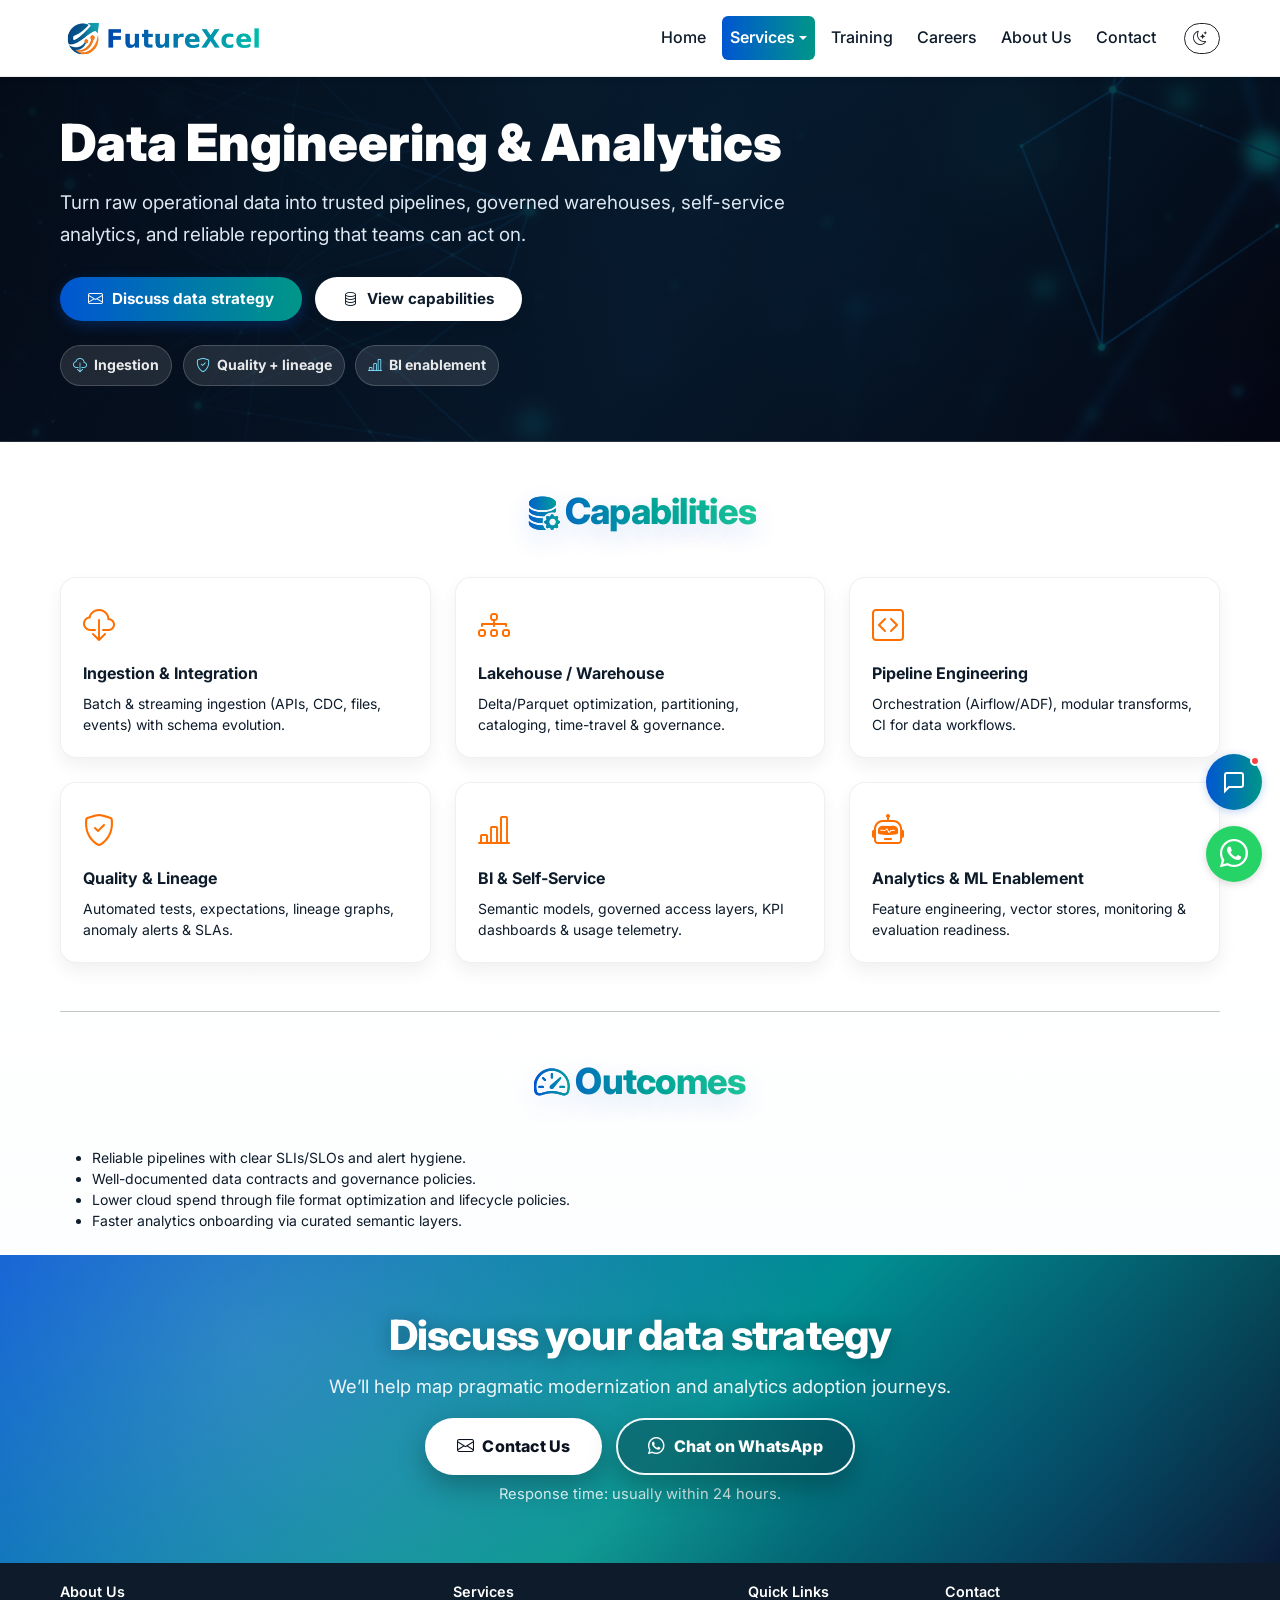
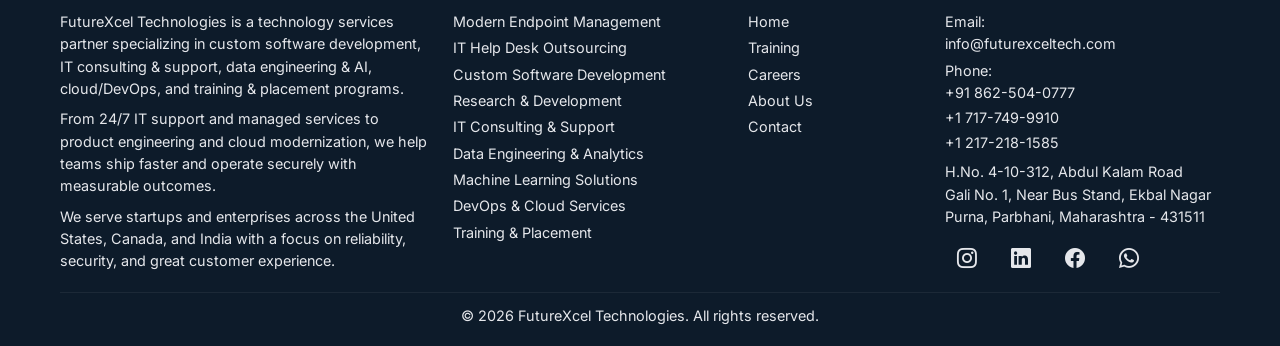
<file: services-data.html>
<!DOCTYPE html>
<html lang="en">

<head>
  <meta charset="UTF-8" />
  <meta http-equiv="Content-Type" content="text/html; charset=UTF-8" />
  <meta name="viewport" content="width=device-width,initial-scale=1" />
  <meta name="description"
    content="FutureXcel Technologies - Data Engineering & Analytics services: pipelines, lakehouse, warehousing, BI, governance." />
  <meta name="keywords"
    content="data engineering, data analytics, data pipelines, data warehousing, business intelligence, FutureXcel" />
  <meta name="author" content="FutureXcel Technologies" />
  <title>Data Engineering & Analytics | FutureXcel Technologies</title>
  <meta name="theme-color" content="#0d1b2a" />
  <!-- Favicon -->
  <link rel="icon" type="image/png" href="./Favico.png" />
  <link href="https://cdn.jsdelivr.net/npm/bootstrap@5.3.2/dist/css/bootstrap.min.css" rel="stylesheet" />
  <link href="https://cdn.jsdelivr.net/npm/bootstrap-icons/font/bootstrap-icons.css" rel="stylesheet" />
  <link rel="preconnect" href="https://fonts.googleapis.com">
  <link rel="preconnect" href="https://fonts.gstatic.com" crossorigin>
  <link href="https://fonts.googleapis.com/css2?family=Inter:wght@300;400;500;600;700;800&display=swap"
    rel="stylesheet">

  <link href="./styles.css" rel="stylesheet" />
  <style>
    /* Services-data page specific styles - common styles are in styles.css */
    .navbar {
      background: rgba(255, 255, 255, .95);
      box-shadow: 0 2px 6px rgba(0, 0, 0, .08);
      transition: background .3s, box-shadow .3s
    }

    .navbar.scrolled {
      background: #fff;
      box-shadow: 0 4px 14px rgba(0, 0, 0, .12)
    }

    .navbar-brand img {
      height: 50px;
      width: auto;
      display: block;
      transition: filter .2s ease
    }

    .navbar .navbar-toggler {
      border: 0
    }

    .navbar .nav-link {
      color: #0d1b2a;
      padding: .55rem 1rem;
      margin: 0 .25rem;
      border-radius: 6px;
      transition: all .3s ease;
      font-weight: 500
    }

    .navbar .nav-link:hover,
    .navbar .nav-link:focus {
      background: var(--fx-gradient);
      color: #fff !important;
      transform: translateY(-2px)
    }

    .navbar .nav-link.active {
      background: var(--fx-gradient);
      color: #fff !important;
      font-weight: 600
    }

    .dropdown-menu {
      border-radius: 12px;
      padding: .6rem 0;
      border: 0;
      box-shadow: 0 10px 28px rgba(0, 0, 0, .12);
      animation: fadeDown .25s ease
    }

    .dropdown-item {
      padding: .55rem 1.1rem;
      transition: all .18s ease
    }

    .dropdown-item:hover {
      background: var(--fx-gradient);
      color: #fff;
      padding-left: 1.45rem
    }

    .dropdown-item.active {
      background: var(--fx-gradient);
      color: #fff !important;
      font-weight: 600;
      padding-left: 1.45rem
    }

    @keyframes fadeDown {
      from {
        opacity: 0;
        transform: translateY(-8px)
      }

      to {
        opacity: 1;
        transform: translateY(0)
      }
    }

    /* Remove nav underlines/box-shadows */
    .navbar .nav-link,
    .navbar .nav-link:hover,
    .navbar .nav-link:focus,
    .navbar .nav-link:active,
    .navbar .dropdown-toggle,
    .navbar .dropdown-item {
      box-shadow: none !important;
      text-decoration: none !important;
      border: none !important
    }

    .navbar .nav-link.active,
    .navbar .dropdown-toggle.active {
      background: var(--fx-gradient) !important;
      color: #fff !important;
      font-weight: 600
    }

    /* Hero video carousel */
    .hero-wrap {
      position: relative;
      height: 48vh;
      min-height: 320px;
      overflow: hidden;
    }

    .hero-overlay {
      position: absolute;
      inset: 0;
      display: flex;
      flex-direction: column;
      align-items: center;
      justify-content: center;
      z-index: 2;
      padding: 0 16px;
      text-align: center;
      color: #fff;
      text-shadow: 2px 2px 8px rgba(0, 0, 0, .6);
    }

    .hero-title {
      font-weight: 800;
      font-size: clamp(1.8rem, 5vw, 3.25rem);
    }

    .hero-sub {
      font-size: clamp(.95rem, 2vw, 1.2rem);
      margin-top: .5rem;
    }

    #heroCarousel {
      max-height: 600px;
      overflow: hidden;
    }

    #heroCarousel .carousel-item video {
      width: 100%;
      height: 600px;
      object-fit: cover;
      background: black;
    }

    .section-title {
      font-weight: 800;
      font-size: clamp(1.6rem, 3vw, 2.2rem);
      margin-bottom: 1.2rem;
      background: var(--fx-gradient);
      -webkit-background-clip: text;
      -webkit-text-fill-color: transparent;
    }

    .data-card {
      background: #fff;
      border: 1px solid rgba(0, 0, 0, .06);
      border-radius: 16px;
      padding: 22px;
      box-shadow: 0 8px 18px rgba(0, 0, 0, .06);
      height: 100%;
      transition: .25s;
      display: flex;
      flex-direction: column;
    }

    .data-card:hover {
      transform: translateY(-6px);
      box-shadow: 0 12px 28px rgba(0, 0, 0, .12);
    }

    .data-card i {
      font-size: 2rem;
      color: var(--fx-orange);
      margin-bottom: .6rem;
    }

    /* Unified footer */
    footer {
      background: var(--fx-dark);
      color: #f1f5f9 !important;
      padding: 18px 0 !important;
    }

    footer h1,
    footer h2,
    footer h3,
    footer h4,
    footer h5,
    footer h6 {
      color: #ffffff !important;
    }

    footer h5 {
      margin-bottom: 8px !important;
      font-size: inherit !important;
    }

    footer p,
    footer span,
    footer div,
    footer address,
    footer .copyright,
    footer small,
    footer .text-muted {
      color: #e5e7eb !important;
      font-size: 0.9rem !important;
      line-height: 1.55 !important;
    }

    footer a {
      color: #e5e7eb !important;
      text-decoration: none;
      display: block;
      margin-bottom: 6px;
      transition: color .2s ease;
    }

    footer a:hover {
      color: #fff !important;
      text-decoration: underline;
    }

    .footer-rule {
      border-color: rgba(255, 255, 255, .25) !important;
      margin: 1rem 0;
    }

    .copyright {
      font-size: .9rem;
    }

    footer address {
      margin-bottom: .5rem;
    }

    footer .social {
      display: flex;
      align-items: center;
      gap: 10px;
      flex-wrap: wrap;
    }

    footer .social a {
      display: inline-flex !important;
      align-items: center;
      justify-content: center;
      width: 32px;
      height: 32px;
      border-radius: 50%;
      margin: 0;
      text-decoration: none;
      color: #e5e7eb !important;
    }

    footer .social a:hover {
      color: #fff !important;
    }

    footer .social a i {
      font-size: 1.25rem;
      line-height: 1;
    }

    footer .social a {
      margin-bottom: 0 !important;
    }

    html.theme-dark body {
      background: #0b1220;
      color: #fff !important;
    }

    html.theme-dark .navbar,
    html.theme-dark .navbar.bg-white {
      background: rgba(10, 16, 28, .95) !important;
    }

    html.theme-dark .navbar .nav-link {
      color: #fff !important;
    }

    html.theme-dark .navbar-brand img {
      filter: brightness(0)invert(1);
    }

    html.theme-dark .data-card {
      background: #0f1a2b;
      border-color: rgba(255, 255, 255, .06);
      box-shadow: 0 6px 18px rgba(0, 0, 0, .5);
    }

    html.theme-dark .section-title {
      -webkit-text-fill-color: #fff;
      color: #fff;
      background: none;
    }

    html.theme-dark footer {
      background: #070d18;
    }

    html.theme-dark .footer-rule {
      border-color: #2a3447;
    }

    html.theme-dark .hero-overlay,
    html.theme-dark .hero-overlay .hero-title,
    html.theme-dark .hero-overlay .hero-sub {
      color: #fff !important;
    }

    /* Footer social icons layout fix: keep icons inline, compact, and consistent */
    footer .social {
      display: flex;
      align-items: center;
      gap: 10px;
      flex-wrap: wrap;
    }

    footer .social a {
      display: inline-flex !important;
      align-items: center;
      justify-content: center;
      width: 32px;
      height: 32px;
      border-radius: 50%;
      margin: 0;
      text-decoration: none;
    }

    footer .social a i {
      font-size: 1.25rem;
      line-height: 1;
      transition: transform .2s ease, filter .2s ease;
      will-change: transform, filter;
    }

    /* Hover: soft white glow + slight lift */
    footer .social a:hover i,
    footer .social a:focus-visible i {
      transform: translateY(-1px);
      filter:
        drop-shadow(0 0 4px rgba(255, 255, 255, 0.45)) drop-shadow(0 0 10px rgba(255, 255, 255, 0.35));
    }

    /* Stronger glow on dark footer backgrounds */
    footer[style],
    footer,
    html.theme-dark footer {
      --fx-footer-glow1: rgba(255, 255, 255, 0.55);
      --fx-footer-glow2: rgba(255, 255, 255, 0.40);
    }

    html.theme-dark footer .social a:hover i,
    html.theme-dark footer .social a:focus-visible i {
      filter:
        drop-shadow(0 0 5px var(--fx-footer-glow1)) drop-shadow(0 0 12px var(--fx-footer-glow2));
    }

    /* Accessibility: no motion */
    @media (prefers-reduced-motion: reduce) {
      footer .social a i {
        transition: none;
      }

      footer .social a:hover i,
      footer .social a:focus-visible i {
        transform: none;
      }
    }

    /* Ensure generic footer links don't force social icons to stack */
    footer a {
      display: block;
    }

    footer .social a {
      display: inline-flex !important;
    }

    /* ========== MOBILE OPTIMIZATION FOR 390x844 ========== */
    @media screen and (max-width:991px) {
      body {
        font-size: 16px;
        line-height: 1.5;
      }

      .container {
        padding-left: 15px;
        padding-right: 15px;
      }

      .hero,
      .hero-wrap {
        min-height: auto !important;
        height: auto !important;
        overflow: visible !important;
      }

      #heroCarousel {
        min-height: auto !important;
        height: auto !important;
      }

      #heroCarousel .carousel-item video {
        height: auto !important;
        min-height: auto !important;
      }

      .hero .inner,
      .hero-overlay {
        padding: 0 12px 140px !important;
        overflow: visible !important;
      }

      .hero-title {
        font-size: clamp(1.6rem, 6vw, 2.2rem) !important;
        line-height: 1.2;
        margin-bottom: .75rem;
      }

      .hero-sub {
        font-size: clamp(.85rem, 3vw, 1rem) !important;
        line-height: 1.5;
        padding: 0 8px;
      }

      .section-title {
        font-size: clamp(1.4rem, 4vw, 1.8rem);
        margin-bottom: 1rem;
      }

      .data-card {
        padding: 18px 16px;
        margin-bottom: 16px;
      }

      .data-card i {
        font-size: 1.75rem;
        margin-bottom: .75rem;
      }

      .data-card h6 {
        font-size: 1rem;
        margin-bottom: .5rem;
      }

      .data-card p {
        font-size: .875rem;
        line-height: 1.5;
      }

      footer {
        padding: 24px 0;
      }

      footer h5 {
        font-size: 1rem;
        margin-bottom: 8px;
      }

      footer p,
      footer a {
        font-size: .9rem;
      }
    }

    @media screen and (width:390px) and (height:844px),
    screen and (width:390px) and (min-height:800px),
    screen and (min-width:390px) and (max-width:428px) {

      .hero,
      .hero-wrap {
        min-height: auto !important;
        height: auto !important;
        max-height: none !important;
        overflow: visible !important;
        padding-bottom: 30px !important;
      }

      #heroCarousel {
        min-height: auto !important;
        height: auto !important;
        max-height: none !important;
      }

      #heroCarousel .carousel-item video {
        height: auto !important;
        min-height: auto !important;
      }

      .hero .inner,
      .hero-overlay {
        padding: 0 16px 160px !important;
        overflow: visible !important;
        position: relative !important;
      }

      .hero-title {
        font-size: 1.9rem !important;
      }

      .hero-sub {
        font-size: .95rem !important;
      }

      .hero-actions {
        flex-direction: column !important;
        gap: .55rem !important;
        margin-top: .7rem !important;
        display: flex !important;
        width: 100% !important;
        visibility: visible !important;
        opacity: 1 !important;
      }

      .hero-actions a,
      .hero-actions .btn-pill {
        width: 100% !important;
        padding: 10px 16px !important;
        font-size: .84rem !important;
        min-height: 40px !important;
        display: flex !important;
        visibility: visible !important;
        opacity: 1 !important;
        flex-shrink: 0 !important;
      }

      .container {
        padding-left: 18px;
        padding-right: 18px;
      }

      .section-title {
        font-size: 1.65rem;
      }

      .data-card {
        padding: 20px 18px;
      }
    }

    @media screen and (max-width:480px) {

      .hero,
      .hero-wrap {
        min-height: auto !important;
        height: auto !important;
        overflow: visible !important;
      }

      #heroCarousel .carousel-item video {
        height: auto !important;
        min-height: auto !important;
      }

      .hero .inner,
      .hero-overlay {
        padding-bottom: 140px !important;
        overflow: visible !important;
      }

      .hero-actions {
        flex-direction: column !important;
        gap: .55rem !important;
        display: flex !important;
        width: 100% !important;
      }

      .hero-actions a,
      .hero-actions .btn-pill {
        width: 100% !important;
        padding: 10px 16px !important;
        font-size: .84rem !important;
        min-height: 40px !important;
      }

      .container {
        padding-left: 12px;
        padding-right: 12px;
      }

      .hero-title {
        font-size: 1.5rem !important;
      }

      .hero-sub {
        font-size: .85rem !important;
      }
    }

    /* Fix footer contact phone spacing */
    footer address.mb-0 {
      margin-bottom: 0.25rem !important;
      line-height: 1.4;
    }

    footer address.mb-0 a {
      display: inline-block;
      margin: 0;
      padding: 0;
      line-height: 1.4;
    }

    footer address.mb-0 br {
      line-height: 1.4;
    }
  </style>
</head>

<body>
  <nav class="navbar navbar-expand-lg navbar-light bg-white sticky-top" role="navigation">
    <div class="container">
      <a class="navbar-brand fw-bold" href="./index.html" aria-label="FutureXcel Home">
        <img src="./logo.png" alt="FutureXcel Technologies Logo" decoding="async" fetchpriority="high"
          loading="eager" data-logo-light="./logo.png" data-logo-dark="./logo.png" />
      </a>
      <button class="navbar-toggler" type="button" data-bs-toggle="collapse" data-bs-target="#navbarNav"
        aria-controls="navbarNav" aria-expanded="false" aria-label="Toggle navigation"><span class="navbar-toggler-icon"></span></button>
      <div id="navbarNav" class="collapse navbar-collapse justify-content-end">
        <ul class="navbar-nav fw-semibold">
          <li class="nav-item"><a class="nav-link" href="./index.html">Home</a></li>
          <li class="nav-item dropdown"><a class="nav-link dropdown-toggle active" href="#" id="servicesDropdown"
              role="button" data-bs-toggle="dropdown" aria-expanded="false">Services</a>
            <ul class="dropdown-menu border-0 rounded-3 shadow" aria-labelledby="servicesDropdown">
              <li><a class="dropdown-item" href="./services-endpoint.html">Modern Endpoint Management</a></li>
              <li><a class="dropdown-item" href="./services-helpdesk.html">IT Help Desk Outsourcing</a></li>
              <li><a class="dropdown-item" href="./services-software.html">Custom Software Development</a></li>
              <li><a class="dropdown-item" href="./services-research.html">Research &amp; Development</a></li>
              <li><a class="dropdown-item" href="./services-consulting.html">IT Consulting &amp; Support</a></li>
              <li><a class="dropdown-item" href="./services-data.html">Data Engineering &amp; Analytics</a></li>
              <li><a class="dropdown-item" href="./services-ml.html">Machine Learning Solutions</a></li>
              <li><a class="dropdown-item" href="./services-cloud.html">DevOps &amp; Cloud Services</a></li>
              <li><a class="dropdown-item" href="./services-training.html">Training &amp; Placement</a></li>
            </ul>
          </li>
          <li class="nav-item"><a class="nav-link" href="./training.html">Training</a></li>
          <li class="nav-item"><a class="nav-link" href="./careers.html">Careers</a></li>
          <li class="nav-item"><a class="nav-link" href="./about.html">About Us</a></li>
          <li class="nav-item"><a class="nav-link" href="./contact.html">Contact</a></li>
        </ul>
        <div class="d-flex align-items-center ms-lg-3 mt-2 mt-lg-0">
          <button id="themeToggle" class="btn btn-sm btn-outline-dark rounded-pill d-inline-flex align-items-center"
            type="button" aria-pressed="false" title="Toggle dark mode">
            <i class="bi bi-moon-stars me-1" aria-hidden="true"></i><span class="visually-hidden">Toggle dark
              mode</span>
          </button>
        </div>
      </div>
    </div>
  </nav>

  <header class="service-hero" aria-labelledby="serviceHeroTitle">
    <div class="container">
      <div class="service-hero__content">
        <h1 id="serviceHeroTitle" class="service-hero__title">Data Engineering &amp; Analytics</h1>
        <p class="service-hero__lead">Turn raw operational data into trusted pipelines, governed warehouses,
          self-service analytics, and reliable reporting that teams can act on.</p>
        <div class="service-hero__actions">
          <a class="btn-pill btn-brand" href="./contact.html"><i class="bi bi-envelope"></i> Discuss data strategy</a>
          <a class="btn-pill btn-contrast" href="#capabilities"><i class="bi bi-database"></i> View capabilities</a>
        </div>
        <div class="service-hero__meta" aria-label="Service highlights">
          <span><i class="bi bi-cloud-download"></i> Ingestion</span>
          <span><i class="bi bi-shield-check"></i> Quality + lineage</span>
          <span><i class="bi bi-bar-chart-line"></i> BI enablement</span>
        </div>
      </div>
    </div>
  </header>

  <main class="py-5">
    <div class="container">
      <div class="text-center mb-4">
        <h2 id="capabilities" class="section-title"><i class="bi bi-database-fill-gear me-2"></i>Capabilities</h2>
      </div>
      <div class="row g-4">
        <div class="col-md-4">
          <div class="data-card"><i class="bi bi-cloud-download"></i>
            <h6 class="fw-bold">Ingestion &amp; Integration</h6>
            <p class="small mb-0">Batch & streaming ingestion (APIs, CDC, files, events) with schema evolution.</p>
          </div>
        </div>
        <div class="col-md-4">
          <div class="data-card"><i class="bi bi-diagram-3"></i>
            <h6 class="fw-bold">Lakehouse / Warehouse</h6>
            <p class="small mb-0">Delta/Parquet optimization, partitioning, cataloging, time-travel & governance.</p>
          </div>
        </div>
        <div class="col-md-4">
          <div class="data-card"><i class="bi bi-code-square"></i>
            <h6 class="fw-bold">Pipeline Engineering</h6>
            <p class="small mb-0">Orchestration (Airflow/ADF), modular transforms, CI for data workflows.</p>
          </div>
        </div>
        <div class="col-md-4">
          <div class="data-card"><i class="bi bi-shield-check"></i>
            <h6 class="fw-bold">Quality &amp; Lineage</h6>
            <p class="small mb-0">Automated tests, expectations, lineage graphs, anomaly alerts & SLAs.</p>
          </div>
        </div>
        <div class="col-md-4">
          <div class="data-card"><i class="bi bi-bar-chart-line"></i>
            <h6 class="fw-bold">BI &amp; Self-Service</h6>
            <p class="small mb-0">Semantic models, governed access layers, KPI dashboards & usage telemetry.</p>
          </div>
        </div>
        <div class="col-md-4">
          <div class="data-card"><i class="bi bi-robot"></i>
            <h6 class="fw-bold">Analytics &amp; ML Enablement</h6>
            <p class="small mb-0">Feature engineering, vector stores, monitoring & evaluation readiness.</p>
          </div>
        </div>
      </div>
      <hr class="my-5" />
      <div class="text-center mb-4">
        <h2 class="section-title"><i class="bi bi-speedometer2 me-2"></i>Outcomes</h2>
      </div>
      <ul class="small mb-4">
        <li>Reliable pipelines with clear SLIs/SLOs and alert hygiene.</li>
        <li>Well-documented data contracts and governance policies.</li>
        <li>Lower cloud spend through file format optimization and lifecycle policies.</li>
        <li>Faster analytics onboarding via curated semantic layers.</li>
      </ul>
    </div>

    <!-- CTA (Unified across all pages) -->
    <section class="fx-cta" aria-labelledby="fx-cta-title">
      <div class="container">
        <div class="fx-cta__inner">
          <h2 id="fx-cta-title">Discuss your data strategy</h2>
          <p class="fx-cta__lead">We’ll help map pragmatic modernization and analytics adoption journeys.</p>
          <div class="fx-cta__actions">
            <a href="./contact.html" class="btn-cta btn-cta--primary"><i class="bi bi-envelope"></i> Contact Us</a>
            <a href="https://wa.me/917822865734?text=Hi%20FutureXcel%2C%20I%27m%20interested%20in%20your%20services."
              target="_blank" rel="noopener noreferrer" class="btn-cta btn-cta--secondary"><i
                class="bi bi-whatsapp"></i> Chat on WhatsApp</a>
          </div>
          <p class="fx-cta__note">Response time: usually within 24 hours.</p>
        </div>
      </div>
    </section>
  </main>

  <!-- Footer -->
  <footer id="contact">
    <div class="container">
      <div class="row g-4 align-items-start">
        <div class="col-md-4">
          <h5>About Us</h5>
          <p class="mb-2">FutureXcel Technologies is a technology services partner specializing in custom software
            development, IT consulting &amp; support, data engineering &amp; AI, cloud/DevOps, and training &amp;
            placement programs.</p>
          <p class="mb-2">From 24/7 IT support and managed services to product engineering and cloud modernization, we
            help teams ship faster and operate securely with measurable outcomes.</p>
          <p class="mb-0">We serve startups and enterprises across the United States, Canada, and India with a focus on
            reliability, security, and great customer experience.</p>
        </div>

        <div class="col-md-3">
          <h5>Services</h5>
          <a href="./services-endpoint.html">Modern Endpoint Management</a>
          <a href="./services-helpdesk.html">IT Help Desk Outsourcing</a>
          <a href="./services-software.html">Custom Software Development</a>
          <a href="./services-research.html">Research &amp; Development</a>
          <a href="./services-consulting.html">IT Consulting &amp; Support</a>
          <a href="./services-data.html">Data Engineering &amp; Analytics</a>
          <a href="./services-ml.html">Machine Learning Solutions</a>
          <a href="./services-cloud.html">DevOps &amp; Cloud Services</a>
          <a href="./services-training.html">Training &amp; Placement</a>
        </div>

        <div class="col-md-2">
          <h5>Quick Links</h5>
          <a href="./index.html">Home</a>
          <a href="./training.html">Training</a>
          <a href="./careers.html">Careers</a>
          <a href="./about.html">About Us</a>
          <a href="./contact.html">Contact</a>
          <hr class="footer-rule d-md-none" aria-hidden="true" />
        </div>

        <div class="col-md-3">
          <h5>Contact</h5>
          <address class="mb-1">Email: <a href="mailto:info@futurexceltech.com">info@futurexceltech.com</a></address>
          <address class="mb-0">Phone:<br>
            <a href="tel:+918625040777">+91 862-504-0777</a><br>
            <a href="tel:+17177499910">+1 717-749-9910</a><br>
            <a href="tel:+12172181585">+1 217-218-1585</a>
          </address>
          <address class="mb-2">H.No. 4-10-312, Abdul Kalam Road<br>Gali No. 1, Near Bus Stand, Ekbal Nagar<br>Purna, Parbhani, Maharashtra - 431511</address>
          <div class="social mt-2" aria-label="Social links">
            <a href="https://www.instagram.com/futurexcel_technologies/#" target="_blank" rel="noopener noreferrer"
              aria-label="Instagram"><i class="bi bi-instagram"></i></a>
            <a href="https://www.linkedin.com/company/futurexcel-technologies/" target="_blank"
              rel="noopener noreferrer" aria-label="LinkedIn"><i class="bi bi-linkedin"></i></a>
            <a href="https://www.facebook.com/share/16yvQLBep4/" target="_blank" rel="noopener noreferrer"
              aria-label="Facebook"><i class="bi bi-facebook"></i></a>
            <a href="https://wa.me/917822865734?text=Hi%20FutureXcel%2C%20I%27m%20interested%20in%20your%20services."
              target="_blank" rel="noopener noreferrer" aria-label="WhatsApp"><i class="bi bi-whatsapp"></i></a>
          </div>
        </div>
      </div>

      <hr class="footer-rule" />
      <p class="text-center mb-0 copyright">&copy; <span id="year"></span> FutureXcel Technologies. All rights reserved.
      </p>
    </div>
  </footer>



  <script defer src="https://cdn.jsdelivr.net/npm/bootstrap@5.3.2/dist/js/bootstrap.bundle.min.js"></script>
  <script>
    document.addEventListener('DOMContentLoaded', function () {
      const yearEl = document.getElementById('year');
      if (yearEl && !yearEl.textContent) {
        yearEl.textContent = new Date().getFullYear();
      }
    });
  </script>

  <!-- WhatsApp Float Button -->
  <a class="whatsapp-float"
    href="https://wa.me/917822865734?text=Hi%20FutureXcel%2C%20I'm%20interested%20in%20Data%20Engineering%20and%20Analytics%20services."
    target="_blank" rel="noopener noreferrer" aria-label="Chat on WhatsApp"><i class="bi bi-whatsapp fs-3"></i></a>

  <script defer src="./main.js"></script>
  
  <!-- Chatbot Integration -->
  <link rel="stylesheet" href="./chatbot.css">
  <script src="./chatbot.js"></script>
</body>

</html>
</file>
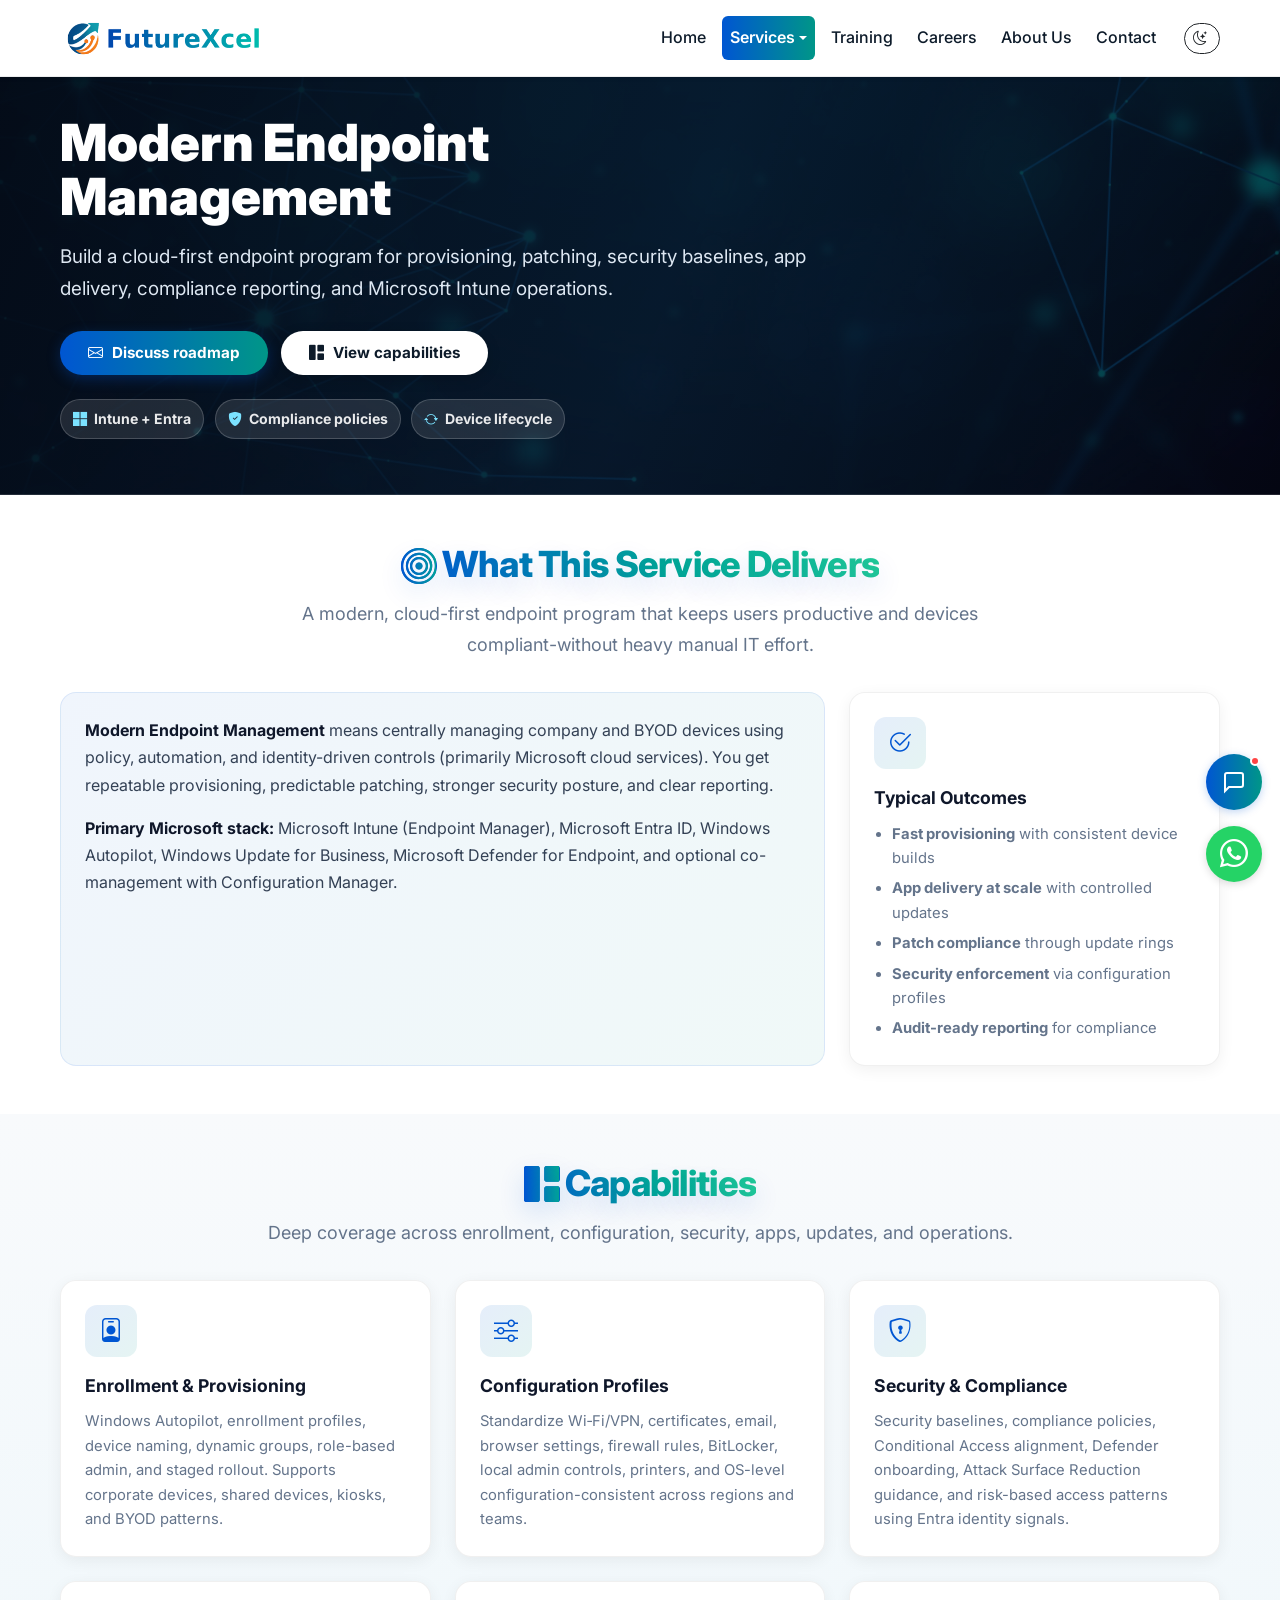
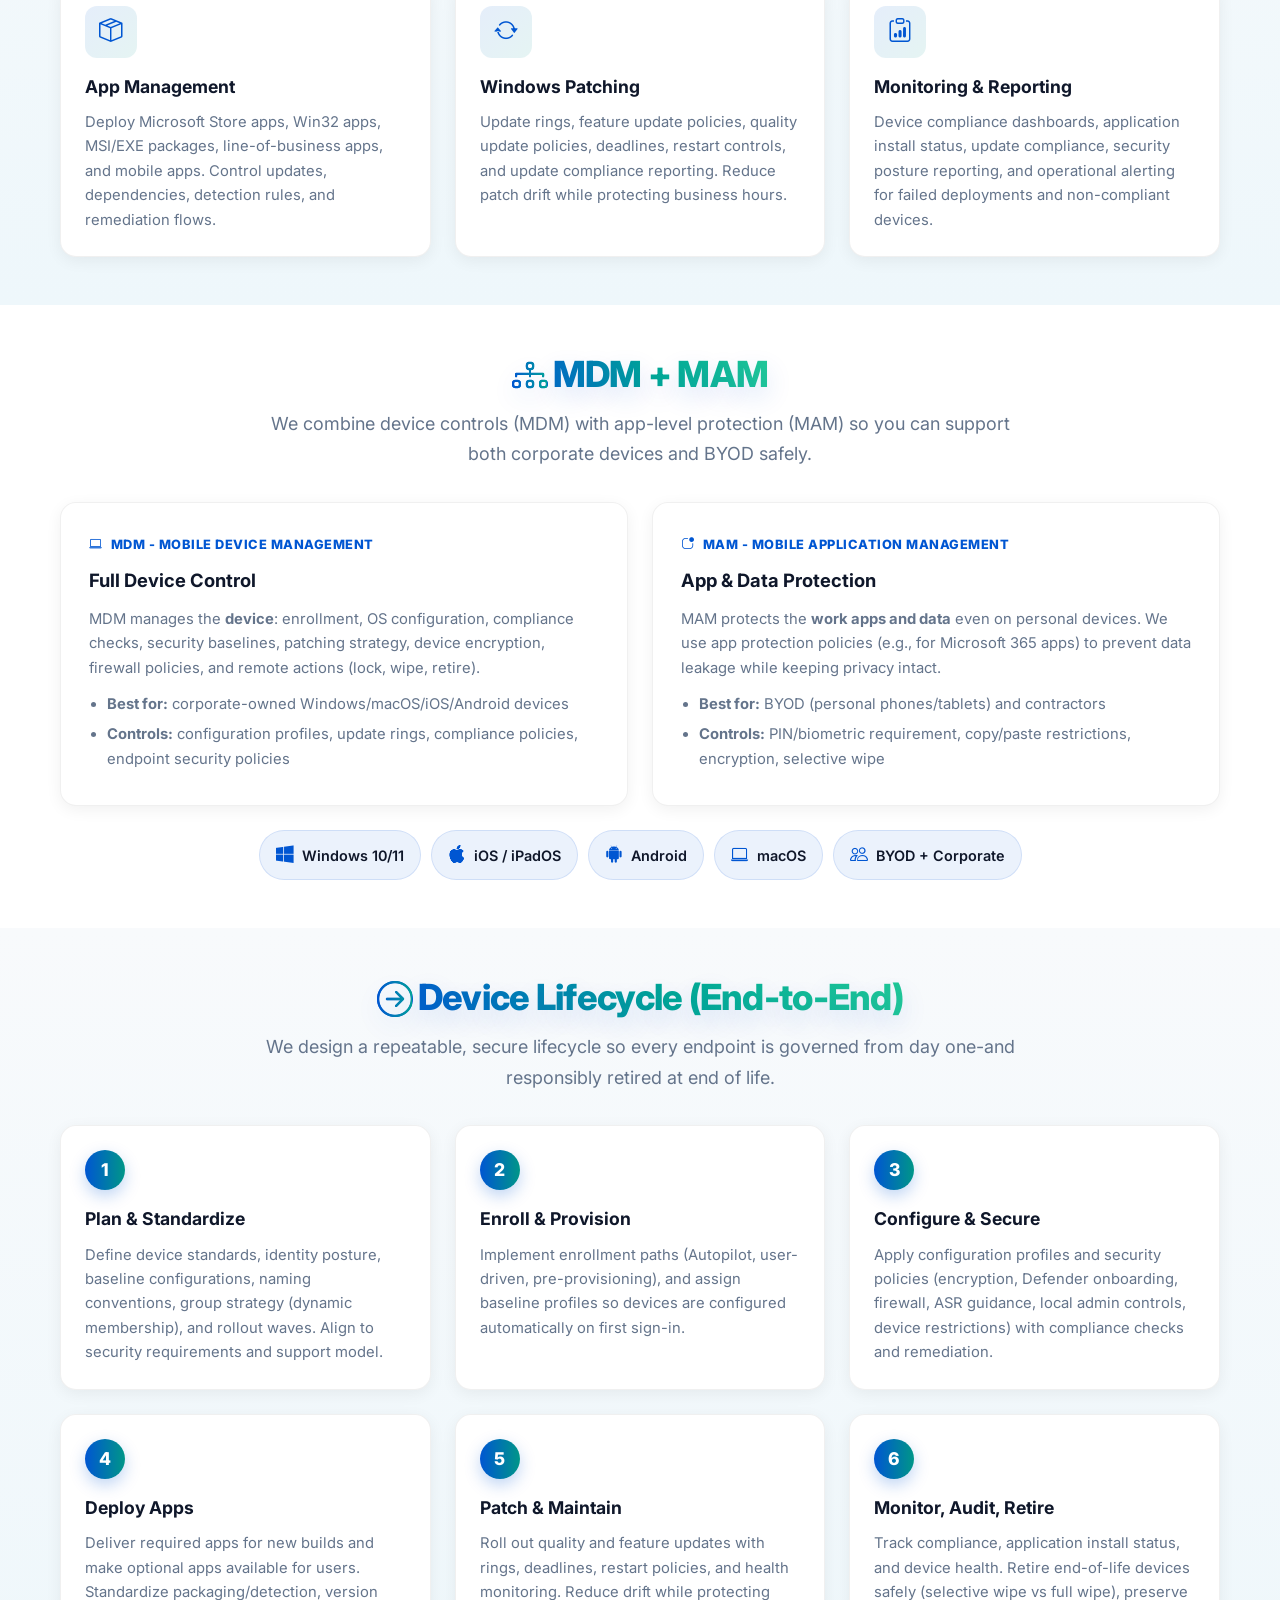
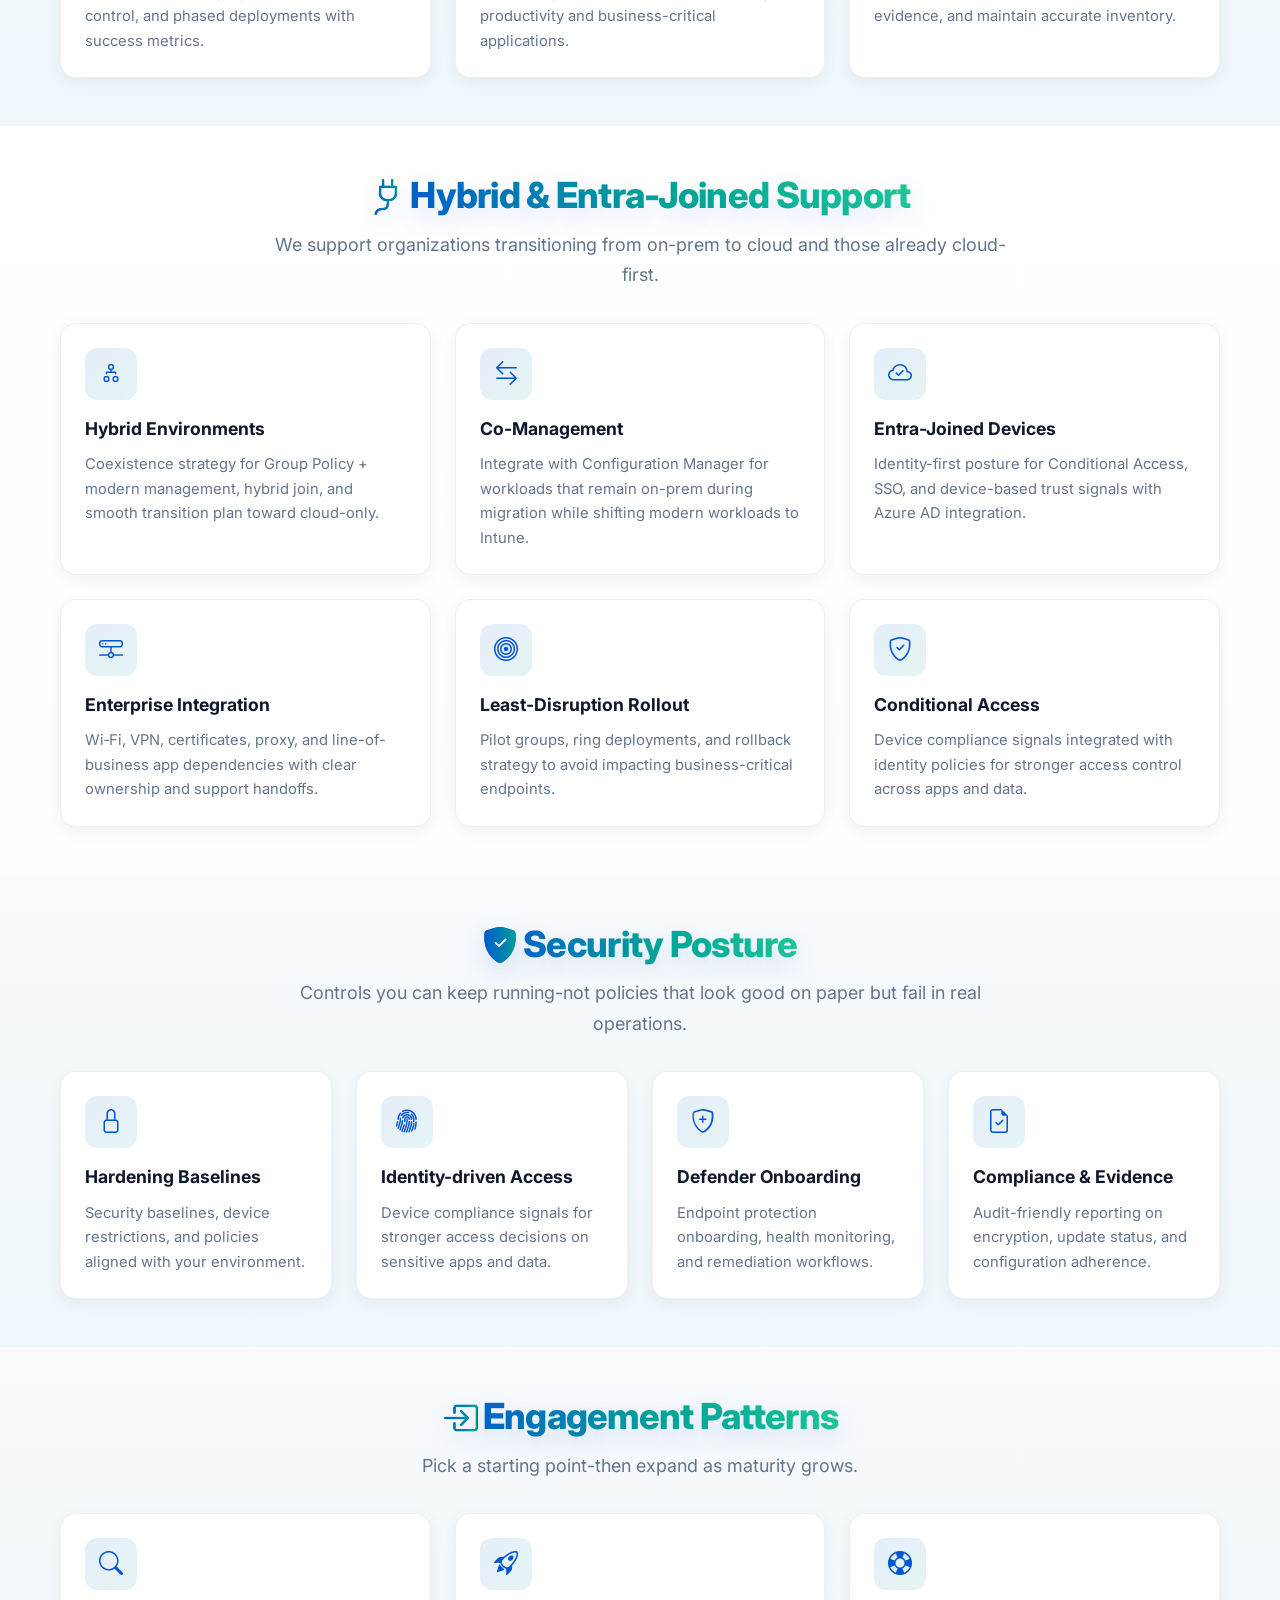
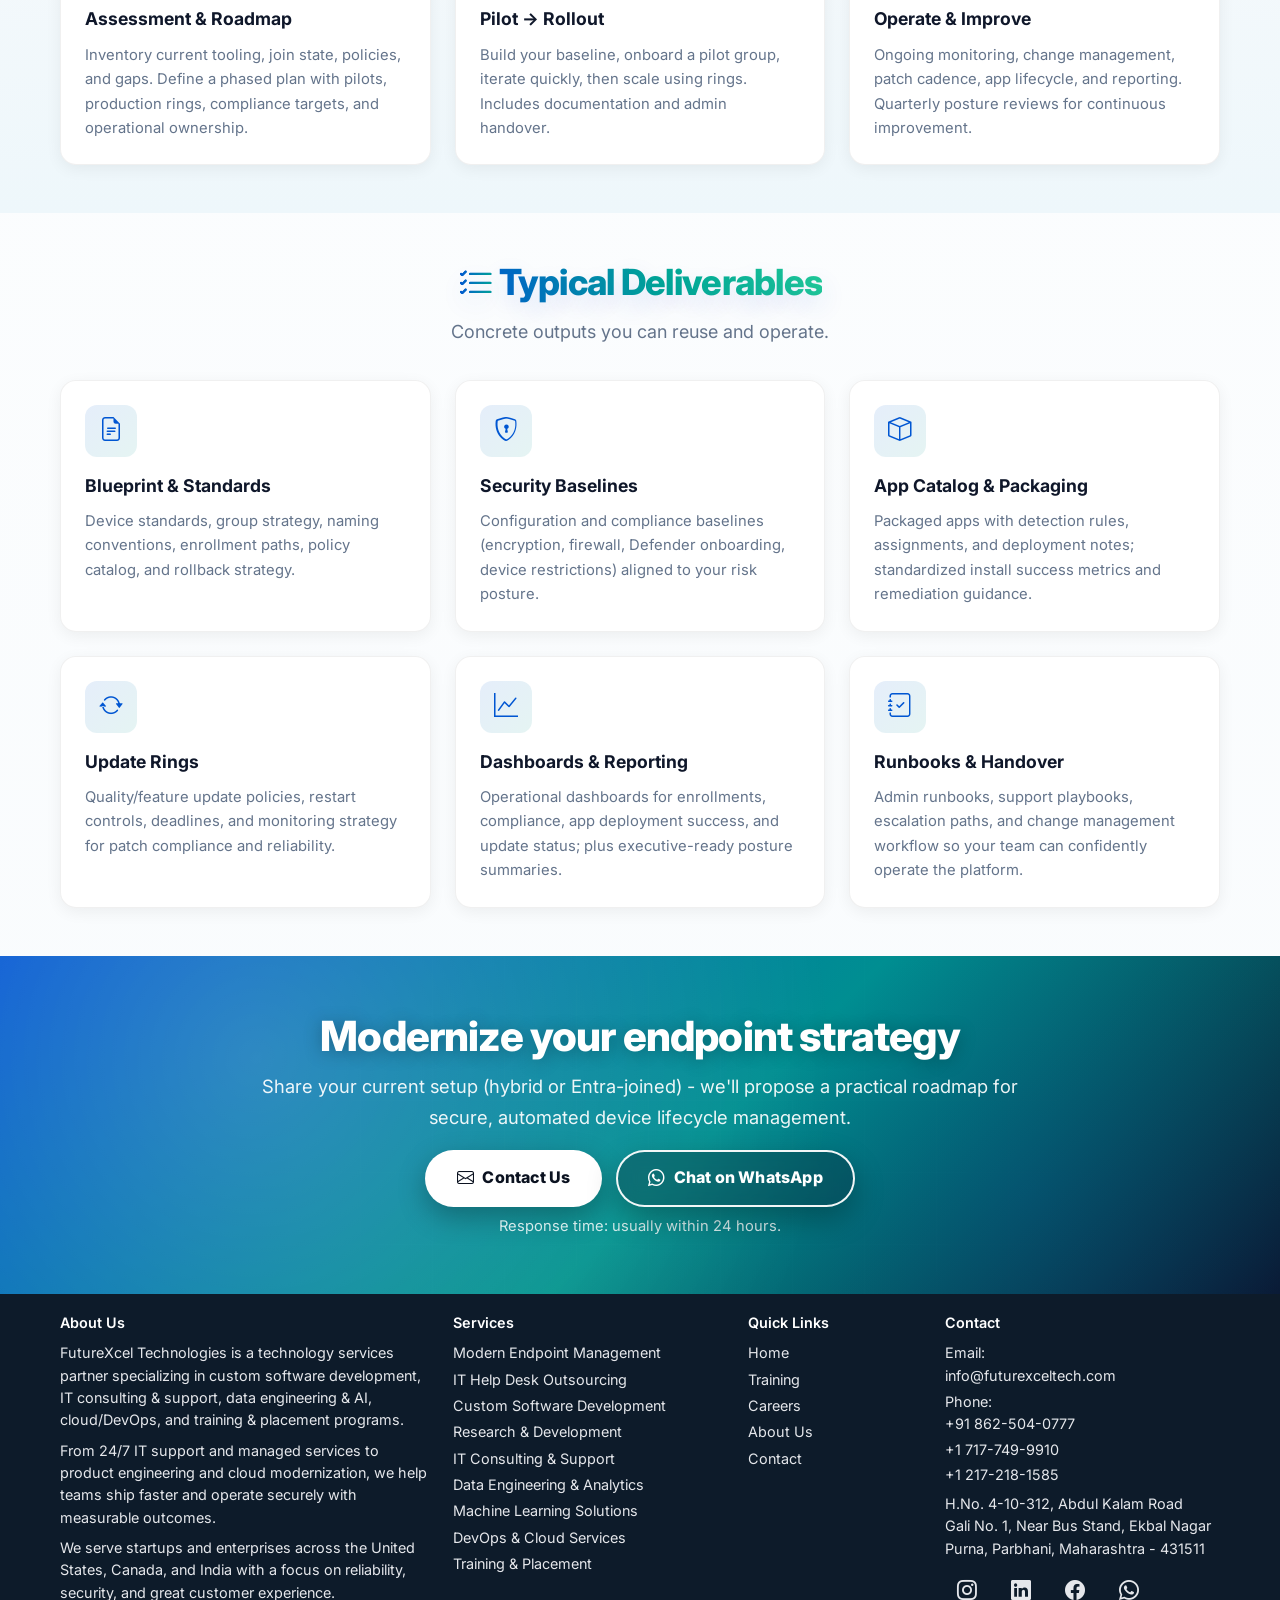
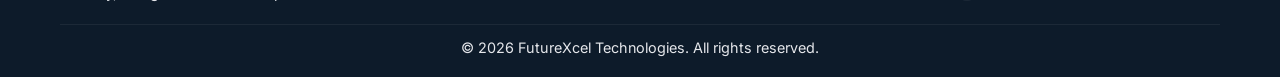
<file: services-endpoint.html>
<!DOCTYPE html>
<html lang="en">

<head>
  <meta charset="UTF-8" />
  <meta http-equiv="Content-Type" content="text/html; charset=UTF-8" />
  <meta name="viewport" content="width=device-width,initial-scale=1" />
  <meta name="description"
    content="FutureXcel Technologies - Modern Endpoint Management: manage device lifecycle with MDM/MAM, app deployment, Windows patching, security baselines, and Entra integration." />
  <meta name="keywords"
    content="modern endpoint management, MDM, MAM, Microsoft Intune, Entra ID, Windows Autopilot, Defender for Endpoint, Windows Update for Business, endpoint security" />
  <meta name="author" content="FutureXcel Technologies" />
  <meta name="theme-color" content="#0d1b2a" />
  <meta name="color-scheme" content="light dark" />

  <title>Modern Endpoint Management | FutureXcel Technologies | Intune, MDM &amp; MAM</title>

  <!-- Favicon -->
  <link rel="icon" type="image/png" href="./Favico.png" />
  <link rel="preconnect" href="https://fonts.googleapis.com">
  <link rel="preconnect" href="https://fonts.gstatic.com" crossorigin>
  <link href="https://fonts.googleapis.com/css2?family=Inter:wght@300;400;500;600;700;800&display=swap"
    rel="stylesheet">

  <link href="https://cdn.jsdelivr.net/npm/bootstrap@5.3.2/dist/css/bootstrap.min.css" rel="stylesheet" />
  <link href="https://cdn.jsdelivr.net/npm/bootstrap-icons/font/bootstrap-icons.css" rel="stylesheet" />
  <link href="https://cdnjs.cloudflare.com/ajax/libs/font-awesome/6.4.0/css/all.min.css" rel="stylesheet" />
  <link href="./styles.css" rel="stylesheet" />

  <style>
    /* Clean card styling matching other service pages */
    .ep-card {
      background: #fff;
      border: 1px solid rgba(0, 0, 0, .06);
      border-radius: 16px;
      padding: 24px;
      box-shadow: 0 4px 16px rgba(0, 0, 0, .06);
      height: 100%;
      display: flex;
      flex-direction: column;
      transition: transform .3s ease, box-shadow .3s ease, border-color .3s ease;
      position: relative;
      overflow: hidden;
    }

    .ep-card::before {
      content: "";
      position: absolute;
      top: 0;
      left: 0;
      right: 0;
      height: 4px;
      background: var(--fx-gradient);
      transform: scaleX(0);
      transform-origin: left;
      transition: transform .3s ease;
    }

    .ep-card:hover {
      transform: translateY(-6px);
      box-shadow: 0 12px 32px rgba(0, 0, 0, .12);
      border-color: rgba(0, 86, 210, .15);
    }

    .ep-card:hover::before {
      transform: scaleX(1);
    }

    .ep-card .card-icon {
      width: 52px;
      height: 52px;
      border-radius: 12px;
      background: linear-gradient(135deg, rgba(0, 86, 210, 0.1), rgba(0, 150, 136, 0.1));
      display: flex;
      align-items: center;
      justify-content: center;
      margin-bottom: 16px;
      transition: all .3s ease;
    }

    .ep-card .card-icon i {
      font-size: 1.5rem;
      color: var(--fx-blue);
    }

    .ep-card:hover .card-icon {
      background: var(--fx-gradient);
    }

    .ep-card:hover .card-icon i {
      color: #fff;
    }

    .ep-card h6 {
      font-weight: 700;
      font-size: 1.1rem;
      margin-bottom: 10px;
      color: #0f172a;
    }

    .ep-card p {
      color: #64748b;
      font-size: .925rem;
      line-height: 1.65;
      margin: 0;
      flex-grow: 1;
    }

    .ep-card ul {
      color: #64748b;
      font-size: .925rem;
      line-height: 1.65;
      margin: 0;
      padding-left: 1.1rem;
    }

    .ep-card li {
      margin-bottom: 6px;
    }

    .ep-card li:last-child {
      margin-bottom: 0;
    }

    /* Step cards for lifecycle */
    .step-card {
      background: #fff;
      border: 1px solid rgba(0, 0, 0, .06);
      border-radius: 16px;
      padding: 24px;
      box-shadow: 0 4px 16px rgba(0, 0, 0, .06);
      height: 100%;
      display: flex;
      flex-direction: column;
      transition: transform .3s ease, box-shadow .3s ease, border-color .3s ease;
    }

    .step-card:hover {
      transform: translateY(-6px);
      box-shadow: 0 12px 32px rgba(0, 0, 0, .12);
      border-color: rgba(0, 86, 210, .15);
    }

    .step-card .step-num {
      width: 40px;
      height: 40px;
      border-radius: 50%;
      background: var(--fx-gradient);
      color: #fff;
      font-weight: 800;
      font-size: 1.1rem;
      display: flex;
      align-items: center;
      justify-content: center;
      margin-bottom: 16px;
      box-shadow: 0 6px 16px rgba(0, 86, 210, .25);
    }

    .step-card h6 {
      font-weight: 700;
      font-size: 1.1rem;
      margin-bottom: 10px;
      color: #0f172a;
    }

    .step-card p {
      color: #64748b;
      font-size: .925rem;
      line-height: 1.65;
      margin: 0;
    }

    /* Highlight box */
    .highlight-box {
      background: linear-gradient(135deg, rgba(0, 86, 210, 0.06), rgba(0, 150, 136, 0.06));
      border: 1px solid rgba(0, 86, 210, .1);
      border-radius: 16px;
      padding: 24px;
    }

    .highlight-box p {
      margin: 0;
      color: #334155;
      line-height: 1.7;
    }

    .highlight-box strong {
      color: #0f172a;
      font-weight: 700;
    }

    /* Tag pills */
    .tag-list {
      display: flex;
      flex-wrap: wrap;
      gap: 10px;
      list-style: none;
      padding: 0;
      margin: 0;
    }

    .tag {
      display: inline-flex;
      align-items: center;
      gap: 8px;
      padding: 10px 16px;
      border-radius: 999px;
      background: rgba(0, 86, 210, 0.08);
      border: 1px solid rgba(0, 86, 210, 0.12);
      color: #0f172a;
      font-weight: 600;
      font-size: .9rem;
    }

    .tag i {
      color: var(--fx-blue);
      font-size: 1.1rem;
    }

    /* Two-column feature box */
    .feature-box {
      background: #fff;
      border: 1px solid rgba(0, 0, 0, .06);
      border-radius: 16px;
      padding: 28px;
      box-shadow: 0 4px 16px rgba(0, 0, 0, .06);
      height: 100%;
      transition: transform .3s ease, box-shadow .3s ease, border-color .3s ease;
      position: relative;
      overflow: hidden;
    }

    .feature-box::before {
      content: "";
      position: absolute;
      top: 0;
      left: 0;
      right: 0;
      height: 4px;
      background: var(--fx-gradient);
      transform: scaleX(0);
      transform-origin: left;
      transition: transform .3s ease;
    }

    .feature-box:hover {
      transform: translateY(-6px);
      box-shadow: 0 12px 32px rgba(0, 0, 0, .12);
      border-color: rgba(0, 86, 210, .15);
    }

    .feature-box:hover::before {
      transform: scaleX(1);
    }

    .feature-box .label {
      display: inline-flex;
      align-items: center;
      gap: 8px;
      font-size: .8rem;
      font-weight: 800;
      text-transform: uppercase;
      letter-spacing: .5px;
      color: var(--fx-blue);
      margin-bottom: 12px;
    }

    .feature-box h5 {
      font-weight: 700;
      font-size: 1.15rem;
      margin-bottom: 12px;
      color: #0f172a;
    }

    .feature-box p {
      color: #64748b;
      font-size: .925rem;
      line-height: 1.65;
      margin-bottom: 12px;
    }

    .feature-box ul {
      color: #64748b;
      font-size: .925rem;
      line-height: 1.65;
      margin: 0;
      padding-left: 1.1rem;
    }

    .feature-box li {
      margin-bottom: 6px;
    }

    /* Dark mode */
    html.theme-dark .ep-card,
    html.theme-dark .step-card,
    html.theme-dark .feature-box {
      background: #0f1a2b;
      border-color: rgba(255, 255, 255, .08);
      box-shadow: 0 4px 16px rgba(0, 0, 0, .4);
    }

    html.theme-dark .ep-card:hover,
    html.theme-dark .step-card:hover,
    html.theme-dark .feature-box:hover {
      border-color: rgba(255, 255, 255, .2);
      box-shadow: 0 12px 32px rgba(0, 0, 0, .6);
    }

    html.theme-dark .feature-box::before {
      background: rgba(255, 255, 255, .9);
    }

    html.theme-dark .ep-card::before {
      background: rgba(255, 255, 255, .9);
    }

    html.theme-dark .ep-card h6,
    html.theme-dark .step-card h6,
    html.theme-dark .feature-box h5 {
      color: #fff;
    }

    html.theme-dark .ep-card p,
    html.theme-dark .ep-card ul,
    html.theme-dark .step-card p,
    html.theme-dark .feature-box p,
    html.theme-dark .feature-box ul {
      color: #cbd5e1;
    }

    html.theme-dark .ep-card .card-icon {
      background: linear-gradient(135deg, rgba(0, 102, 255, 0.2), rgba(0, 184, 163, 0.2));
    }

    html.theme-dark .ep-card .card-icon i {
      color: #7dd3fc;
    }

    html.theme-dark .ep-card:hover .card-icon {
      background: var(--fx-gradient);
    }

    html.theme-dark .ep-card:hover .card-icon i {
      color: #fff;
    }

    html.theme-dark .highlight-box {
      background: linear-gradient(135deg, rgba(0, 102, 255, 0.12), rgba(0, 184, 163, 0.08));
      border-color: rgba(255, 255, 255, .1);
    }

    html.theme-dark .highlight-box p,
    html.theme-dark .highlight-box strong {
      color: #e5e7eb;
    }

    html.theme-dark .tag {
      background: rgba(125, 211, 252, 0.12);
      border-color: rgba(125, 211, 252, 0.18);
      color: #e5e7eb;
    }

    html.theme-dark .tag i {
      color: #7dd3fc;
    }

    html.theme-dark .feature-box .label {
      color: #7dd3fc;
    }

    /* Keep the navbar consistent with other pages */
    html.theme-dark .navbar,
    html.theme-dark .navbar.bg-white {
      background: rgba(10, 16, 28, .95) !important;
    }

    html.theme-dark .navbar .nav-link {
      color: #fff !important;
    }

    html.theme-dark .navbar-brand img {
      filter: brightness(0) invert(1);
    }

    html.theme-dark .dropdown-menu {
      background: #111a2a;
      color: #fff;
    }

    html.theme-dark .dropdown-item {
      color: #fff !important;
    }

    html.theme-dark .dropdown-item:hover {
      background: var(--fx-gradient);
      color: #fff !important;
    }

    /* Animation delays for staggered reveal */
    .row>[class*="col-"]:nth-child(1) .ep-card,
    .row>[class*="col-"]:nth-child(1) .step-card {
      animation-delay: 0s;
    }

    .row>[class*="col-"]:nth-child(2) .ep-card,
    .row>[class*="col-"]:nth-child(2) .step-card {
      animation-delay: .05s;
    }

    .row>[class*="col-"]:nth-child(3) .ep-card,
    .row>[class*="col-"]:nth-child(3) .step-card {
      animation-delay: .1s;
    }

    .row>[class*="col-"]:nth-child(4) .ep-card,
    .row>[class*="col-"]:nth-child(4) .step-card {
      animation-delay: .15s;
    }

    .row>[class*="col-"]:nth-child(5) .ep-card,
    .row>[class*="col-"]:nth-child(5) .step-card {
      animation-delay: .2s;
    }

    .row>[class*="col-"]:nth-child(6) .ep-card,
    .row>[class*="col-"]:nth-child(6) .step-card {
      animation-delay: .25s;
    }

    @keyframes fadeUp {
      from {
        opacity: 0;
        transform: translateY(16px);
      }

      to {
        opacity: 1;
        transform: translateY(0);
      }
    }

    .ep-card,
    .step-card,
    .feature-box,
    .highlight-box {
      animation: fadeUp .5s ease both;
    }

    @media (prefers-reduced-motion: reduce) {

      .ep-card,
      .step-card,
      .feature-box,
      .highlight-box {
        animation: none;
      }
    }

    /* Mobile adjustments */
    @media (max-width: 767px) {

      .ep-card,
      .step-card,
      .feature-box {
        padding: 20px;
      }

      .tag {
        width: 100%;
        justify-content: center;
      }
    }

    /* Fix footer contact phone spacing */
    footer address.mb-0 {
      margin-bottom: 0.25rem !important;
      line-height: 1.4;
    }

    footer address.mb-0 a {
      display: inline-block;
      margin: 0;
      padding: 0;
      line-height: 1.4;
    }

    footer address.mb-0 br {
      line-height: 1.4;
    }
  </style>
</head>

<body>
  <a href="#main" class="skip-link">Skip to content</a>

  <nav class="navbar navbar-expand-lg navbar-light bg-white shadow-sm sticky-top" role="navigation">
    <div class="container">
      <a class="navbar-brand fw-bold" href="./index.html" aria-label="FutureXcel Home">
        <img src="./logo.png" alt="FutureXcel Technologies Logo" decoding="async" fetchpriority="high"
          loading="eager" data-logo-light="./logo.png" data-logo-dark="./logo.png" />
      </a>
      <button class="navbar-toggler" type="button" data-bs-toggle="collapse" data-bs-target="#navbarNav"
        aria-controls="navbarNav" aria-expanded="false" aria-label="Toggle navigation">
        <span class="navbar-toggler-icon"></span>
      </button>

      <div id="navbarNav" class="collapse navbar-collapse justify-content-end">
        <ul class="navbar-nav fw-semibold">
          <li class="nav-item"><a class="nav-link" href="./index.html">Home</a></li>
          <li class="nav-item dropdown">
            <a class="nav-link dropdown-toggle" href="#" id="servicesDropdown" role="button" data-bs-toggle="dropdown"
              aria-expanded="false">Services</a>
            <ul class="dropdown-menu shadow border-0 rounded-3" aria-labelledby="servicesDropdown">
              <li><a class="dropdown-item" href="./services-endpoint.html">Modern Endpoint Management</a></li>
              <li><a class="dropdown-item" href="./services-helpdesk.html">IT Help Desk Outsourcing</a></li>
              <li><a class="dropdown-item" href="./services-software.html">Custom Software Development</a></li>
              <li><a class="dropdown-item" href="./services-research.html">Research &amp; Development</a></li>
              <li><a class="dropdown-item" href="./services-consulting.html">IT Consulting &amp; Support</a></li>
              <li><a class="dropdown-item" href="./services-data.html">Data Engineering &amp; Analytics</a></li>
              <li><a class="dropdown-item" href="./services-ml.html">Machine Learning Solutions</a></li>
              <li><a class="dropdown-item" href="./services-cloud.html">DevOps &amp; Cloud Services</a></li>
              <li><a class="dropdown-item" href="./services-training.html">Training &amp; Placement</a></li>
            </ul>
          </li>
          <li class="nav-item"><a class="nav-link" href="./training.html">Training</a></li>
          <li class="nav-item"><a class="nav-link" href="./careers.html">Careers</a></li>
          <li class="nav-item"><a class="nav-link" href="./about.html">About Us</a></li>
          <li class="nav-item"><a class="nav-link" href="./contact.html">Contact</a></li>
        </ul>

        <div class="d-flex align-items-center ms-lg-3 mt-2 mt-lg-0">
          <button id="themeToggle" class="btn btn-sm btn-outline-dark rounded-pill d-inline-flex align-items-center"
            type="button" aria-pressed="false" title="Toggle dark mode">
            <i class="bi bi-moon-stars me-1" aria-hidden="true"></i><span class="visually-hidden">Toggle dark
              mode</span>
          </button>
        </div>
      </div>
    </div>
  </nav>

  <header class="service-hero" aria-labelledby="serviceHeroTitle">
    <div class="container">
      <div class="service-hero__content">
        <h1 id="serviceHeroTitle" class="service-hero__title">Modern Endpoint Management</h1>
        <p class="service-hero__lead">Build a cloud-first endpoint program for provisioning, patching, security
          baselines, app delivery, compliance reporting, and Microsoft Intune operations.</p>
        <div class="service-hero__actions">
          <a class="btn-pill btn-brand" href="./contact.html"><i class="bi bi-envelope"></i> Discuss roadmap</a>
          <a class="btn-pill btn-contrast" href="#capabilities"><i class="bi bi-grid-1x2-fill"></i> View capabilities</a>
        </div>
        <div class="service-hero__meta" aria-label="Service highlights">
          <span><i class="bi bi-microsoft"></i> Intune + Entra</span>
          <span><i class="bi bi-shield-fill-check"></i> Compliance policies</span>
          <span><i class="bi bi-arrow-repeat"></i> Device lifecycle</span>
        </div>
      </div>
    </div>
  </header>

  <main id="main">
    <!-- Hero -->

    <!-- Overview Section -->
    <section class="py-5">
      <div class="container">
        <div class="text-center mb-4">
          <h2 class="section-title"><i class="bi bi-bullseye me-2"></i>What This Service Delivers</h2>
          <p class="section-sub mx-auto" style="max-width: 800px">A modern, cloud-first endpoint program that keeps
            users productive and devices compliant-without heavy manual IT effort.</p>
        </div>

        <div class="row g-4">
          <div class="col-lg-8">
            <div class="highlight-box h-100">
              <p class="mb-3"><strong>Modern Endpoint Management</strong> means centrally managing company and BYOD
                devices using policy, automation, and identity-driven controls (primarily Microsoft cloud services).
                You get repeatable provisioning, predictable patching, stronger security posture, and clear reporting.
              </p>
              <p class="mb-0"><strong>Primary Microsoft stack:</strong> Microsoft Intune (Endpoint Manager),
                Microsoft Entra ID, Windows Autopilot, Windows Update for Business,
                Microsoft Defender for Endpoint, and optional co-management with Configuration Manager.</p>
            </div>
          </div>
          <div class="col-lg-4">
            <div class="ep-card h-100">
              <div class="card-icon"><i class="bi bi-check2-circle"></i></div>
              <h6>Typical Outcomes</h6>
              <ul>
                <li><strong>Fast provisioning</strong> with consistent device builds</li>
                <li><strong>App delivery at scale</strong> with controlled updates</li>
                <li><strong>Patch compliance</strong> through update rings</li>
                <li><strong>Security enforcement</strong> via configuration profiles</li>
                <li><strong>Audit-ready reporting</strong> for compliance</li>
              </ul>
            </div>
          </div>
        </div>
      </div>
    </section>

    <!-- Capabilities Section -->
    <section id="capabilities" class="py-5 bg-light">
      <div class="container">
        <div class="text-center mb-4">
          <h2 class="section-title"><i class="bi bi-grid-1x2-fill me-2"></i>Capabilities</h2>
          <p class="section-sub mx-auto" style="max-width: 800px">Deep coverage across enrollment, configuration,
            security,
            apps, updates, and operations.</p>
        </div>

        <div class="row g-4">
          <div class="col-md-6 col-lg-4">
            <div class="ep-card">
              <div class="card-icon"><i class="bi bi-person-badge"></i></div>
              <h6>Enrollment &amp; Provisioning</h6>
              <p>Windows Autopilot, enrollment profiles, device naming, dynamic groups, role-based admin, and staged
                rollout. Supports corporate devices, shared devices, kiosks, and BYOD patterns.</p>
            </div>
          </div>
          <div class="col-md-6 col-lg-4">
            <div class="ep-card">
              <div class="card-icon"><i class="bi bi-sliders"></i></div>
              <h6>Configuration Profiles</h6>
              <p>Standardize Wi‑Fi/VPN, certificates, email, browser settings, firewall rules, BitLocker, local admin
                controls, printers, and OS-level configuration-consistent across regions and teams.</p>
            </div>
          </div>
          <div class="col-md-6 col-lg-4">
            <div class="ep-card">
              <div class="card-icon"><i class="bi bi-shield-lock"></i></div>
              <h6>Security &amp; Compliance</h6>
              <p>Security baselines, compliance policies, Conditional Access alignment, Defender onboarding, Attack
                Surface Reduction guidance, and risk-based access patterns using Entra identity signals.</p>
            </div>
          </div>
          <div class="col-md-6 col-lg-4">
            <div class="ep-card">
              <div class="card-icon"><i class="bi bi-box-seam"></i></div>
              <h6>App Management</h6>
              <p>Deploy Microsoft Store apps, Win32 apps, MSI/EXE packages, line-of-business apps, and mobile apps.
                Control updates, dependencies, detection rules, and remediation flows.</p>
            </div>
          </div>
          <div class="col-md-6 col-lg-4">
            <div class="ep-card">
              <div class="card-icon"><i class="bi bi-arrow-repeat"></i></div>
              <h6>Windows Patching</h6>
              <p>Update rings, feature update policies, quality update policies, deadlines, restart controls, and update
                compliance reporting. Reduce patch drift while protecting business hours.</p>
            </div>
          </div>
          <div class="col-md-6 col-lg-4">
            <div class="ep-card">
              <div class="card-icon"><i class="bi bi-clipboard-data"></i></div>
              <h6>Monitoring &amp; Reporting</h6>
              <p>Device compliance dashboards, application install status, update compliance, security posture
                reporting, and operational alerting for failed deployments and non-compliant devices.</p>
            </div>
          </div>
        </div>
      </div>
    </section>

    <!-- MDM + MAM Section -->
    <section class="py-5">
      <div class="container">
        <div class="text-center mb-4">
          <h2 class="section-title"><i class="bi bi-diagram-3 me-2"></i>MDM + MAM</h2>
          <p class="section-sub mx-auto" style="max-width: 800px">We combine device controls (MDM) with app-level
            protection
            (MAM) so you can support both corporate devices and BYOD safely.</p>
        </div>

        <div class="row g-4">
          <div class="col-lg-6">
            <div class="feature-box">
              <div class="label"><i class="bi bi-laptop"></i> MDM - Mobile Device Management</div>
              <h5>Full Device Control</h5>
              <p>MDM manages the <strong>device</strong>: enrollment, OS configuration, compliance checks,
                security baselines, patching strategy, device encryption, firewall policies, and remote actions (lock,
                wipe, retire).</p>
              <ul>
                <li><strong>Best for:</strong> corporate-owned Windows/macOS/iOS/Android devices</li>
                <li><strong>Controls:</strong> configuration profiles, update rings, compliance policies, endpoint
                  security policies</li>
              </ul>
            </div>
          </div>
          <div class="col-lg-6">
            <div class="feature-box">
              <div class="label"><i class="bi bi-app-indicator"></i> MAM - Mobile Application Management</div>
              <h5>App &amp; Data Protection</h5>
              <p>MAM protects the <strong>work apps and data</strong> even on personal devices. We use app
                protection policies (e.g., for Microsoft 365 apps) to prevent data leakage while keeping privacy intact.
              </p>
              <ul>
                <li><strong>Best for:</strong> BYOD (personal phones/tablets) and contractors</li>
                <li><strong>Controls:</strong> PIN/biometric requirement, copy/paste restrictions, encryption, selective
                  wipe</li>
              </ul>
            </div>
          </div>
        </div>

        <div class="text-center mt-4">
          <ul class="tag-list justify-content-center">
            <li class="tag"><i class="bi bi-windows"></i>Windows 10/11</li>
            <li class="tag"><i class="bi bi-apple"></i>iOS / iPadOS</li>
            <li class="tag"><i class="bi bi-android2"></i>Android</li>
            <li class="tag"><i class="bi bi-laptop"></i>macOS</li>
            <li class="tag"><i class="bi bi-people"></i>BYOD + Corporate</li>
          </ul>
        </div>
      </div>
    </section>

    <!-- Device Lifecycle Section -->
    <section class="py-5 bg-light">
      <div class="container">
        <div class="text-center mb-4">
          <h2 class="section-title"><i class="bi bi-arrow-right-circle me-2"></i>Device Lifecycle (End-to-End)</h2>
          <p class="section-sub mx-auto" style="max-width: 800px">We design a repeatable, secure lifecycle so every
            endpoint is governed from day one-and responsibly retired at end of life.</p>
        </div>

        <div class="row g-4">
          <div class="col-md-6 col-lg-4">
            <div class="step-card">
              <div class="step-num">1</div>
              <h6>Plan &amp; Standardize</h6>
              <p>Define device standards, identity posture, baseline configurations, naming conventions, group strategy
                (dynamic membership), and rollout waves. Align to security requirements and support model.</p>
            </div>
          </div>
          <div class="col-md-6 col-lg-4">
            <div class="step-card">
              <div class="step-num">2</div>
              <h6>Enroll &amp; Provision</h6>
              <p>Implement enrollment paths (Autopilot, user-driven, pre-provisioning), and assign baseline profiles so
                devices are configured automatically on first sign-in.</p>
            </div>
          </div>
          <div class="col-md-6 col-lg-4">
            <div class="step-card">
              <div class="step-num">3</div>
              <h6>Configure &amp; Secure</h6>
              <p>Apply configuration profiles and security policies (encryption, Defender onboarding, firewall, ASR
                guidance, local admin controls, device restrictions) with compliance checks and remediation.</p>
            </div>
          </div>
          <div class="col-md-6 col-lg-4">
            <div class="step-card">
              <div class="step-num">4</div>
              <h6>Deploy Apps</h6>
              <p>Deliver required apps for new builds and make optional apps available for users. Standardize
                packaging/detection, version control, and phased deployments with success metrics.</p>
            </div>
          </div>
          <div class="col-md-6 col-lg-4">
            <div class="step-card">
              <div class="step-num">5</div>
              <h6>Patch &amp; Maintain</h6>
              <p>Roll out quality and feature updates with rings, deadlines, restart policies, and health monitoring.
                Reduce drift while protecting productivity and business-critical applications.</p>
            </div>
          </div>
          <div class="col-md-6 col-lg-4">
            <div class="step-card">
              <div class="step-num">6</div>
              <h6>Monitor, Audit, Retire</h6>
              <p>Track compliance, application install status, and device health. Retire end-of-life devices safely
                (selective wipe vs full wipe), preserve evidence, and maintain accurate inventory.</p>
            </div>
          </div>
        </div>
      </div>
    </section>

    <!-- Hybrid & Entra-Joined Support Section -->
    <section class="py-5">
      <div class="container">
        <div class="text-center mb-4">
          <h2 class="section-title"><i class="bi bi-plug me-2"></i>Hybrid &amp; Entra-Joined Support</h2>
          <p class="section-sub mx-auto" style="max-width: 800px">We support organizations transitioning from on-prem to
            cloud and those already cloud-first.</p>
        </div>

        <div class="row g-4">
          <div class="col-md-6 col-lg-4">
            <div class="ep-card">
              <div class="card-icon"><i class="bi bi-diagram-2"></i></div>
              <h6>Hybrid Environments</h6>
              <p>Coexistence strategy for Group Policy + modern management, hybrid join, and smooth transition plan
                toward cloud-only.</p>
            </div>
          </div>
          <div class="col-md-6 col-lg-4">
            <div class="ep-card">
              <div class="card-icon"><i class="bi bi-arrow-left-right"></i></div>
              <h6>Co-Management</h6>
              <p>Integrate with Configuration Manager for workloads that remain on-prem during migration while shifting
                modern workloads to Intune.</p>
            </div>
          </div>
          <div class="col-md-6 col-lg-4">
            <div class="ep-card">
              <div class="card-icon"><i class="bi bi-cloud-check"></i></div>
              <h6>Entra-Joined Devices</h6>
              <p>Identity-first posture for Conditional Access, SSO, and device-based trust signals with Azure AD
                integration.</p>
            </div>
          </div>
          <div class="col-md-6 col-lg-4">
            <div class="ep-card">
              <div class="card-icon"><i class="bi bi-hdd-network"></i></div>
              <h6>Enterprise Integration</h6>
              <p>Wi‑Fi, VPN, certificates, proxy, and line-of-business app dependencies with clear ownership and support
                handoffs.</p>
            </div>
          </div>
          <div class="col-md-6 col-lg-4">
            <div class="ep-card">
              <div class="card-icon"><i class="bi bi-bullseye"></i></div>
              <h6>Least-Disruption Rollout</h6>
              <p>Pilot groups, ring deployments, and rollback strategy to avoid impacting business-critical endpoints.
              </p>
            </div>
          </div>
          <div class="col-md-6 col-lg-4">
            <div class="ep-card">
              <div class="card-icon"><i class="bi bi-shield-check"></i></div>
              <h6>Conditional Access</h6>
              <p>Device compliance signals integrated with identity policies for stronger access control across apps and
                data.</p>
            </div>
          </div>
        </div>
      </div>
    </section>

    <!-- Security Posture Section -->
    <section class="py-5 bg-light">
      <div class="container">
        <div class="text-center mb-4">
          <h2 class="section-title"><i class="bi bi-shield-fill-check me-2"></i>Security Posture</h2>
          <p class="section-sub mx-auto" style="max-width: 800px">Controls you can keep running-not policies that look
            good on paper but fail in real operations.</p>
        </div>

        <div class="row g-4">
          <div class="col-md-6 col-lg-3">
            <div class="ep-card">
              <div class="card-icon"><i class="bi bi-lock"></i></div>
              <h6>Hardening Baselines</h6>
              <p>Security baselines, device restrictions, and policies aligned with your environment.</p>
            </div>
          </div>
          <div class="col-md-6 col-lg-3">
            <div class="ep-card">
              <div class="card-icon"><i class="bi bi-fingerprint"></i></div>
              <h6>Identity-driven Access</h6>
              <p>Device compliance signals for stronger access decisions on sensitive apps and data.</p>
            </div>
          </div>
          <div class="col-md-6 col-lg-3">
            <div class="ep-card">
              <div class="card-icon"><i class="bi bi-shield-plus"></i></div>
              <h6>Defender Onboarding</h6>
              <p>Endpoint protection onboarding, health monitoring, and remediation workflows.</p>
            </div>
          </div>
          <div class="col-md-6 col-lg-3">
            <div class="ep-card">
              <div class="card-icon"><i class="bi bi-file-earmark-check"></i></div>
              <h6>Compliance &amp; Evidence</h6>
              <p>Audit-friendly reporting on encryption, update status, and configuration adherence.</p>
            </div>
          </div>
        </div>
      </div>
    </section>

    <!-- Engagement Patterns Section -->
    <section class="py-5 bg-light">
      <div class="container">
        <div class="text-center mb-4">
          <h2 class="section-title"><i class="bi bi-box-arrow-in-right me-2"></i>Engagement Patterns</h2>
          <p class="section-sub mx-auto" style="max-width: 800px">Pick a starting point-then expand as maturity grows.
          </p>
        </div>

        <div class="row g-4">
          <div class="col-md-6 col-lg-4">
            <div class="ep-card">
              <div class="card-icon"><i class="bi bi-search"></i></div>
              <h6>Assessment &amp; Roadmap</h6>
              <p>Inventory current tooling, join state, policies, and gaps. Define a phased plan with pilots, production
                rings, compliance targets, and operational ownership.</p>
            </div>
          </div>
          <div class="col-md-6 col-lg-4">
            <div class="ep-card">
              <div class="card-icon"><i class="bi bi-rocket-takeoff"></i></div>
              <h6>Pilot &rarr; Rollout</h6>
              <p>Build your baseline, onboard a pilot group, iterate quickly, then scale using rings. Includes
                documentation and admin handover.</p>
            </div>
          </div>
          <div class="col-md-6 col-lg-4">
            <div class="ep-card">
              <div class="card-icon"><i class="bi bi-life-preserver"></i></div>
              <h6>Operate &amp; Improve</h6>
              <p>Ongoing monitoring, change management, patch cadence, app lifecycle, and reporting. Quarterly posture
                reviews for continuous improvement.</p>
            </div>
          </div>
        </div>
      </div>
    </section>

    <!-- Typical Deliverables Section -->
    <section class="py-5">
      <div class="container">
        <div class="text-center mb-4">
          <h2 class="section-title"><i class="bi bi-list-check me-2"></i>Typical Deliverables</h2>
          <p class="section-sub mx-auto" style="max-width: 800px">Concrete outputs you can reuse and operate.</p>
        </div>

        <div class="row g-4">
          <div class="col-md-6 col-lg-4">
            <div class="ep-card">
              <div class="card-icon"><i class="bi bi-file-earmark-text"></i></div>
              <h6>Blueprint &amp; Standards</h6>
              <p>Device standards, group strategy, naming conventions, enrollment paths, policy catalog, and rollback
                strategy.</p>
            </div>
          </div>
          <div class="col-md-6 col-lg-4">
            <div class="ep-card">
              <div class="card-icon"><i class="bi bi-shield-lock"></i></div>
              <h6>Security Baselines</h6>
              <p>Configuration and compliance baselines (encryption, firewall, Defender onboarding, device restrictions)
                aligned to your risk posture.</p>
            </div>
          </div>
          <div class="col-md-6 col-lg-4">
            <div class="ep-card">
              <div class="card-icon"><i class="bi bi-box"></i></div>
              <h6>App Catalog &amp; Packaging</h6>
              <p>Packaged apps with detection rules, assignments, and deployment notes; standardized install success
                metrics and remediation guidance.</p>
            </div>
          </div>
          <div class="col-md-6 col-lg-4">
            <div class="ep-card">
              <div class="card-icon"><i class="bi bi-arrow-repeat"></i></div>
              <h6>Update Rings</h6>
              <p>Quality/feature update policies, restart controls, deadlines, and monitoring strategy for patch
                compliance and reliability.</p>
            </div>
          </div>
          <div class="col-md-6 col-lg-4">
            <div class="ep-card">
              <div class="card-icon"><i class="bi bi-graph-up"></i></div>
              <h6>Dashboards &amp; Reporting</h6>
              <p>Operational dashboards for enrollments, compliance, app deployment success, and update status; plus
                executive-ready posture summaries.</p>
            </div>
          </div>
          <div class="col-md-6 col-lg-4">
            <div class="ep-card">
              <div class="card-icon"><i class="bi bi-journal-check"></i></div>
              <h6>Runbooks &amp; Handover</h6>
              <p>Admin runbooks, support playbooks, escalation paths, and change management workflow so your team can
                confidently operate the platform.</p>
            </div>
          </div>
        </div>
      </div>
    </section>

    <!-- CTA -->
    <section class="fx-cta" aria-labelledby="fx-cta-title">
      <div class="container">
        <div class="fx-cta__inner">
          <h2 id="fx-cta-title">Modernize your endpoint strategy</h2>
          <p class="fx-cta__lead">Share your current setup (hybrid or Entra-joined) - we'll propose a practical roadmap
            for
            secure, automated device lifecycle management.</p>
          <div class="fx-cta__actions">
            <a href="./contact.html" class="btn-cta btn-cta--primary"><i class="bi bi-envelope"></i> Contact Us</a>
            <a href="https://wa.me/917822865734?text=Hi%20FutureXcel%2C%20I%27m%20interested%20in%20Modern%20Endpoint%20Management."
              target="_blank" rel="noopener noreferrer" class="btn-cta btn-cta--secondary"><i
                class="bi bi-whatsapp"></i> Chat on WhatsApp</a>
          </div>
          <p class="fx-cta__note">Response time: usually within 24 hours.</p>
        </div>
      </div>
    </section>
  </main>

  <!-- Footer -->
  <footer id="contact">
    <div class="container">
      <div class="row g-4 align-items-start">
        <div class="col-md-4">
          <h5>About Us</h5>
          <p class="mb-2">FutureXcel Technologies is a technology services partner specializing in custom software
            development, IT consulting &amp; support, data engineering &amp; AI, cloud/DevOps, and training &amp;
            placement programs.</p>
          <p class="mb-2">From 24/7 IT support and managed services to product engineering and cloud modernization, we
            help teams ship faster and operate securely with measurable outcomes.</p>
          <p class="mb-0">We serve startups and enterprises across the United States, Canada, and India with a focus on
            reliability, security, and great customer experience.</p>
        </div>

        <div class="col-md-3">
          <h5>Services</h5>
          <a href="./services-endpoint.html">Modern Endpoint Management</a>
          <a href="./services-helpdesk.html">IT Help Desk Outsourcing</a>
          <a href="./services-software.html">Custom Software Development</a>
          <a href="./services-research.html">Research &amp; Development</a>
          <a href="./services-consulting.html">IT Consulting &amp; Support</a>
          <a href="./services-data.html">Data Engineering &amp; Analytics</a>
          <a href="./services-ml.html">Machine Learning Solutions</a>
          <a href="./services-cloud.html">DevOps &amp; Cloud Services</a>
          <a href="./services-training.html">Training &amp; Placement</a>
        </div>

        <div class="col-md-2">
          <h5>Quick Links</h5>
          <a href="./index.html">Home</a>
          <a href="./training.html">Training</a>
          <a href="./careers.html">Careers</a>
          <a href="./about.html">About Us</a>
          <a href="./contact.html">Contact</a>
          <hr class="footer-rule d-md-none" aria-hidden="true" />
        </div>

        <div class="col-md-3">
          <h5>Contact</h5>
          <address class="mb-1">Email: <a href="mailto:info@futurexceltech.com">info@futurexceltech.com</a></address>
          <address class="mb-0">Phone:<br>
            <a href="tel:+918625040777">+91 862-504-0777</a><br>
            <a href="tel:+17177499910">+1 717-749-9910</a><br>
            <a href="tel:+12172181585">+1 217-218-1585</a>
          </address>
          <address class="mb-2">H.No. 4-10-312, Abdul Kalam Road<br>Gali No. 1, Near Bus Stand, Ekbal Nagar<br>Purna, Parbhani, Maharashtra - 431511</address>
          <div class="social mt-2" aria-label="Social links">
            <a href="https://www.instagram.com/futurexcel_technologies/#" target="_blank" rel="noopener noreferrer"
              aria-label="Instagram"><i class="bi bi-instagram"></i></a>
            <a href="https://www.linkedin.com/company/futurexcel-technologies/" target="_blank"
              rel="noopener noreferrer" aria-label="LinkedIn"><i class="bi bi-linkedin"></i></a>
            <a href="https://www.facebook.com/share/16yvQLBep4/" target="_blank" rel="noopener noreferrer"
              aria-label="Facebook"><i class="bi bi-facebook"></i></a>
            <a href="https://wa.me/917822865734?text=Hi%20FutureXcel%2C%20I%27m%20interested%20in%20your%20services."
              target="_blank" rel="noopener noreferrer" aria-label="WhatsApp"><i class="bi bi-whatsapp"></i></a>
          </div>
        </div>
      </div>

      <hr class="footer-rule" />
      <p class="text-center mb-0 copyright">&copy; <span id="year"></span> FutureXcel Technologies. All rights reserved.
      </p>
    </div>
  </footer>




  <!-- WhatsApp Float Button -->
  <a class="whatsapp-float"
    href="https://wa.me/917822865734?text=Hi%20FutureXcel%2C%20I'm%20interested%20in%20Modern%20Endpoint%20Management%20services."
    target="_blank" rel="noopener noreferrer" aria-label="Chat on WhatsApp"><i class="bi bi-whatsapp fs-3"></i></a>

  <script defer src="https://cdn.jsdelivr.net/npm/bootstrap@5.3.2/dist/js/bootstrap.bundle.min.js"></script>
  <script defer src="./main.js"></script>
  
  <!-- Chatbot Integration -->
  <link rel="stylesheet" href="./chatbot.css">
  <script src="./chatbot.js"></script>
</body>

</html>
</file>
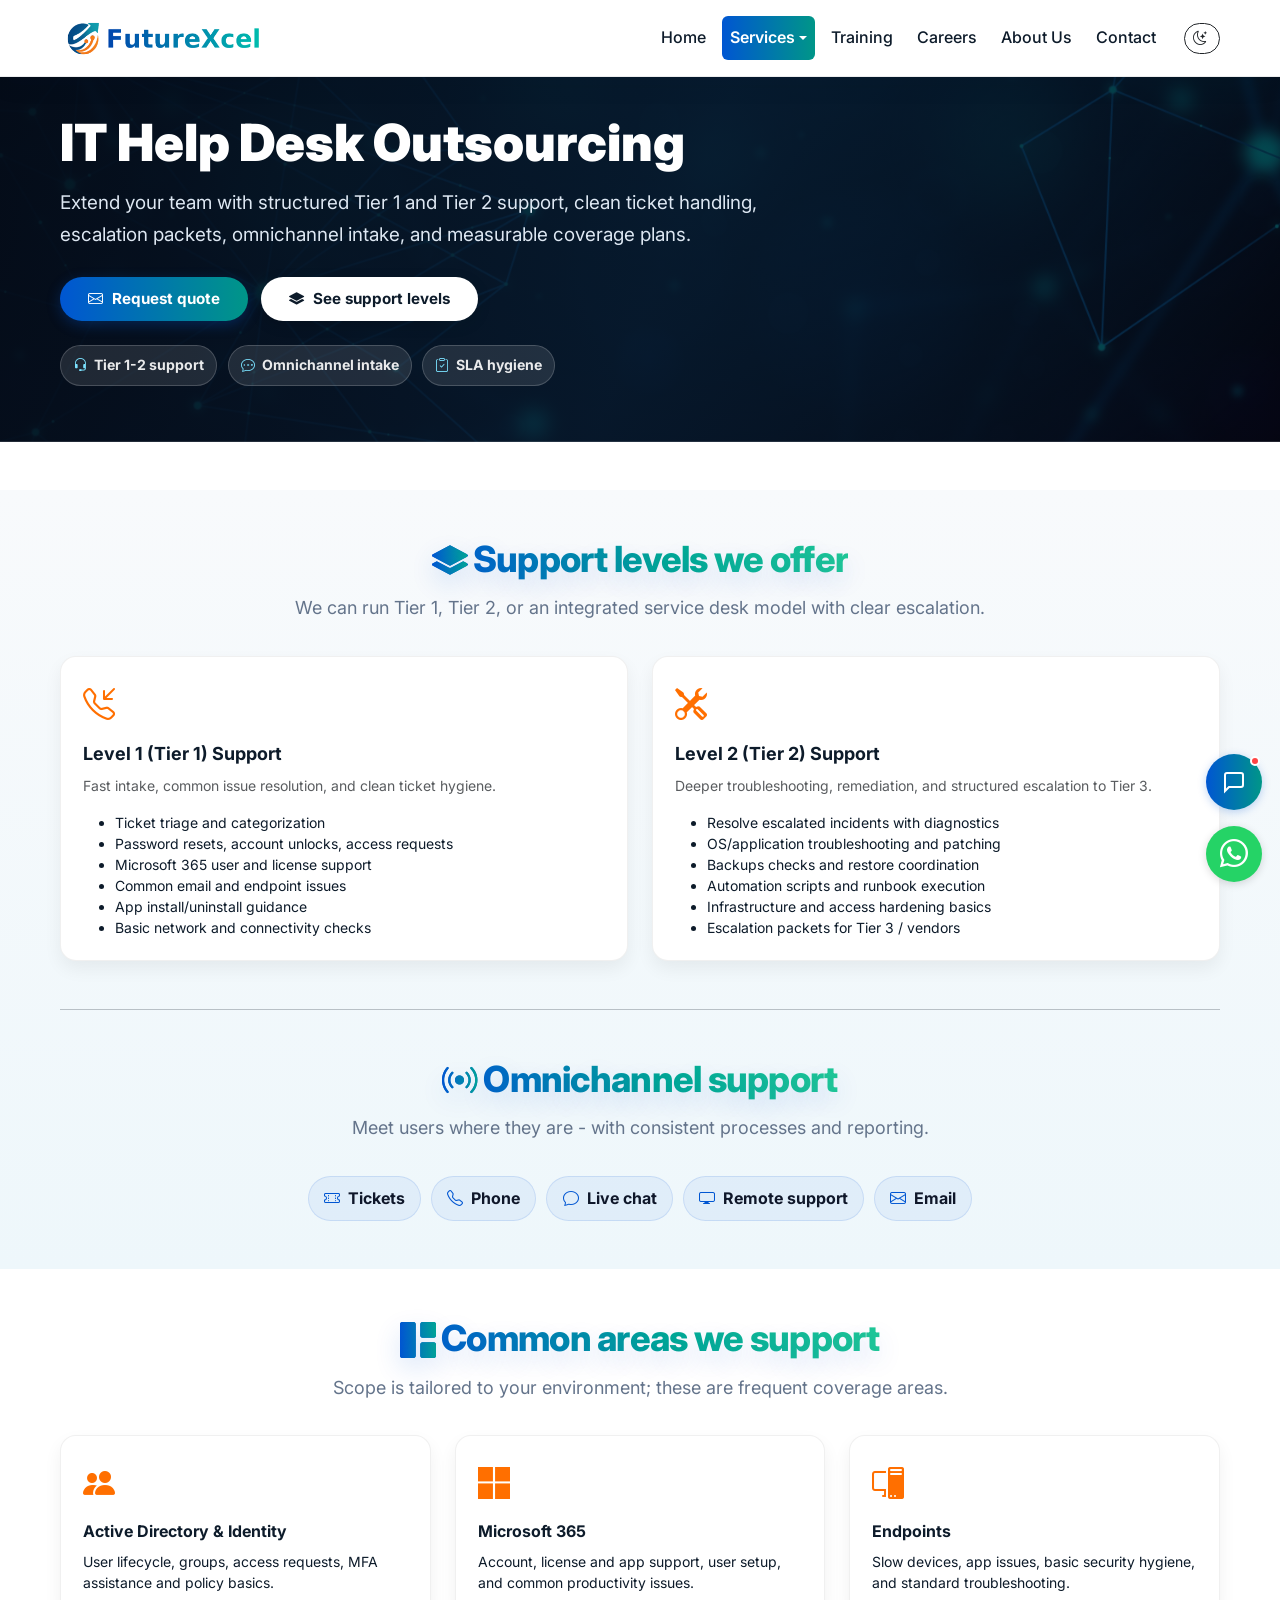
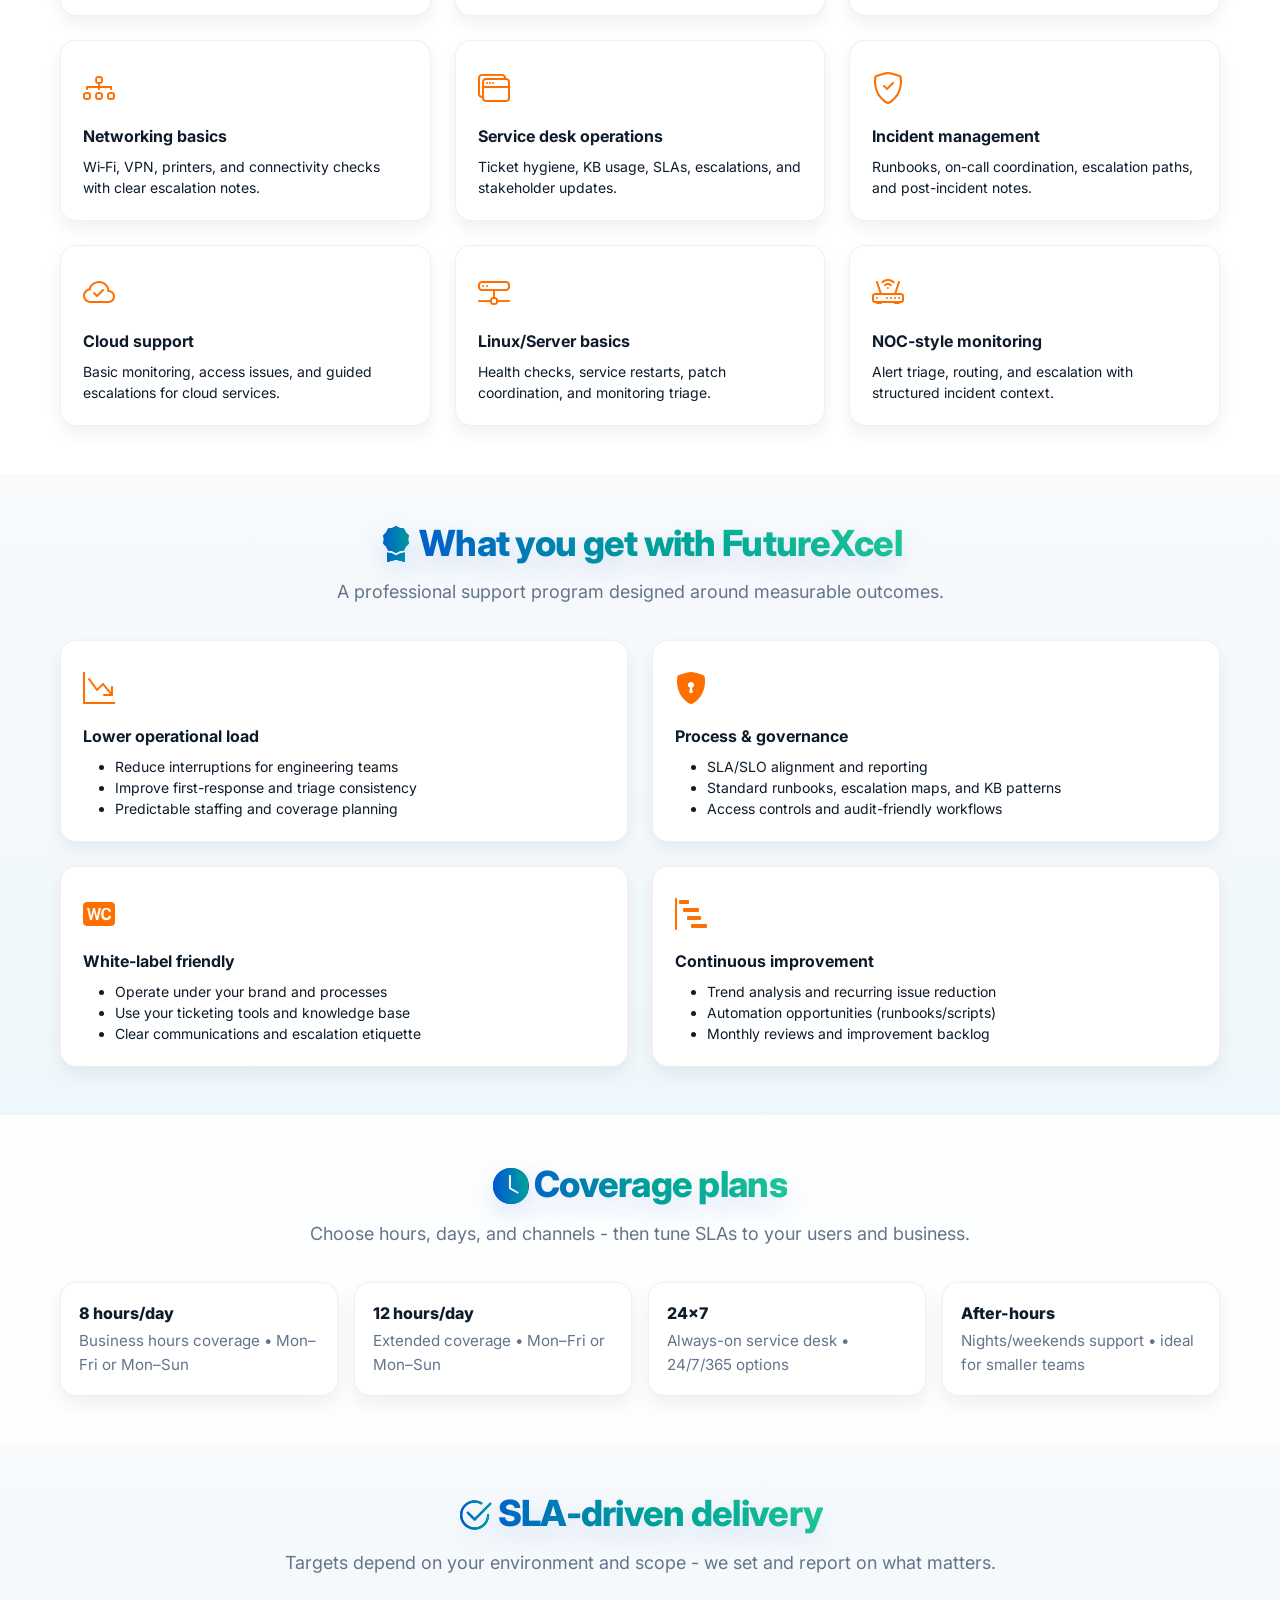
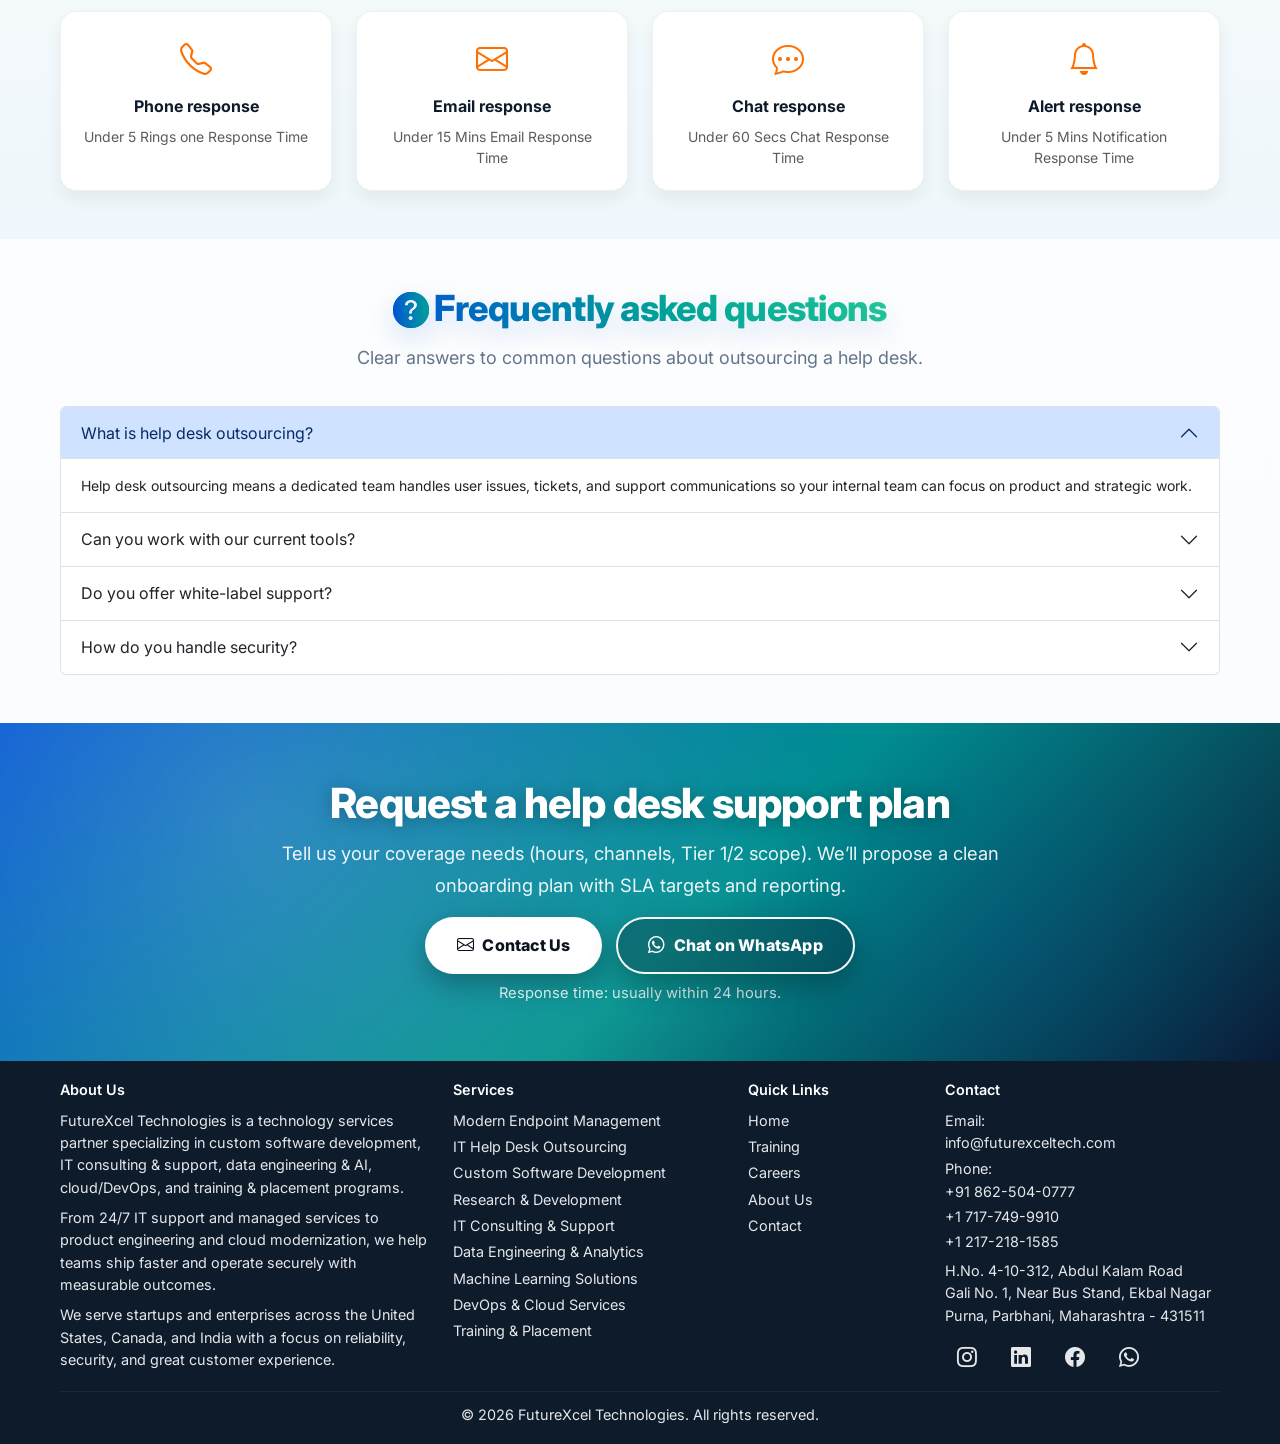
<file: services-helpdesk.html>
<!DOCTYPE html>
<html lang="en">

<head>
  <meta charset="UTF-8" />
  <meta http-equiv="Content-Type" content="text/html; charset=UTF-8" />
  <meta name="viewport" content="width=device-width,initial-scale=1" />
  <meta name="description"
    content="FutureXcel Technologies - IT Help Desk Outsourcing: Tier 1 & Tier 2 support, service desk operations, 24/7 coverage, and omnichannel end-user support." />
  <meta name="keywords"
    content="help desk outsourcing, IT service desk, tier 1 support, tier 2 support, IT support outsourcing, service desk, FutureXcel" />
  <meta name="author" content="FutureXcel Technologies" />
  <title>IT Help Desk Outsourcing | FutureXcel Technologies | IT Support Services</title>
  <meta name="theme-color" content="#0d1b2a" />
  <!-- Favicon -->
  <link rel="icon" type="image/png" href="./Favico.png" />
  <link rel="preconnect" href="https://fonts.googleapis.com">
  <link rel="preconnect" href="https://fonts.gstatic.com" crossorigin>
  <link href="https://fonts.googleapis.com/css2?family=Inter:wght@300;400;500;600;700;800&display=swap"
    rel="stylesheet">

  <link href="https://cdn.jsdelivr.net/npm/bootstrap@5.3.2/dist/css/bootstrap.min.css" rel="stylesheet" />
  <link href="https://cdn.jsdelivr.net/npm/bootstrap-icons/font/bootstrap-icons.css" rel="stylesheet" />
  <link href="./styles.css" rel="stylesheet" />
  <style>
    /* Page-specific cards (reuse global typography/colors) */
    .hd-card {
      background: #fff;
      border: 1px solid rgba(0, 0, 0, .06);
      border-radius: 16px;
      padding: 22px;
      box-shadow: 0 8px 18px rgba(0, 0, 0, .06);
      height: 100%;
      transition: transform .25s ease, box-shadow .25s ease, border-color .25s ease;
      position: relative;
      overflow: hidden;
    }

    .hd-card::before {
      content: "";
      position: absolute;
      inset: 0 0 auto 0;
      height: 3px;
      background: var(--fx-gradient);
      transform: scaleX(0);
      transform-origin: left;
      transition: transform .25s ease;
    }

    .hd-card:hover {
      transform: translateY(-6px);
      border-color: rgba(0, 86, 210, 0.15);
      box-shadow: 0 14px 34px rgba(0, 0, 0, .12);
    }

    .hd-card:hover::before {
      transform: scaleX(1);
    }

    .hd-card i {
      font-size: 2rem;
      color: var(--fx-orange);
      display: inline-block;
      margin-bottom: .6rem;
    }

    .pill-row {
      display: flex;
      flex-wrap: wrap;
      gap: 10px;
      justify-content: center;
    }

    .pill {
      display: inline-flex;
      align-items: center;
      gap: .5rem;
      padding: .55rem .95rem;
      border-radius: 999px;
      background: rgba(0, 86, 210, 0.06);
      border: 1px solid rgba(0, 86, 210, 0.12);
      font-weight: 700;
      color: #0f172a;
    }

    .pill i {
      color: var(--fx-blue);
    }

    .plans {
      display: grid;
      grid-template-columns: repeat(auto-fit, minmax(240px, 1fr));
      gap: 16px;
      margin-top: 1rem;
    }

    .plan {
      border-radius: 16px;
      padding: 18px;
      background: #fff;
      border: 1px solid rgba(0, 0, 0, .06);
      box-shadow: 0 8px 18px rgba(0, 0, 0, .06);
    }

    .plan h6 {
      font-weight: 800;
      margin-bottom: .25rem;
    }

    .plan .meta {
      color: #64748b;
      font-size: .95rem;
      margin: 0;
    }

    html.theme-dark .hd-card,
    html.theme-dark .plan {
      background: #0f1a2b;
      border-color: rgba(255, 255, 255, .06);
      box-shadow: 0 6px 18px rgba(0, 0, 0, .5);
    }

    html.theme-dark .pill {
      background: rgba(255, 255, 255, 0.06);
      border-color: rgba(255, 255, 255, 0.10);
      color: #fff;
    }

    html.theme-dark .pill i {
      color: #fff;
    }

    /* Fix footer contact phone spacing */
    footer address.mb-0 {
      margin-bottom: 0.25rem !important;
      line-height: 1.4;
    }

    footer address.mb-0 a {
      display: inline-block;
      margin: 0;
      padding: 0;
      line-height: 1.4;
    }

    footer address.mb-0 br {
      line-height: 1.4;
    }
  </style>
</head>

<body>
  <nav class="navbar navbar-expand-lg navbar-light bg-white sticky-top" role="navigation">
    <div class="container">
      <a class="navbar-brand fw-bold" href="./index.html" aria-label="FutureXcel Home">
        <img src="./logo.png" alt="FutureXcel Technologies Logo" decoding="async" fetchpriority="high"
          loading="eager" data-logo-light="./logo.png" data-logo-dark="./logo.png" />
      </a>
      <button class="navbar-toggler" type="button" data-bs-toggle="collapse" data-bs-target="#navbarNav"
        aria-controls="navbarNav" aria-expanded="false" aria-label="Toggle navigation"><span class="navbar-toggler-icon"></span></button>
      <div id="navbarNav" class="collapse navbar-collapse justify-content-end">
        <ul class="navbar-nav fw-semibold">
          <li class="nav-item"><a class="nav-link" href="./index.html">Home</a></li>
          <li class="nav-item dropdown"><a class="nav-link dropdown-toggle active" href="#" id="servicesDropdown"
              role="button" data-bs-toggle="dropdown" aria-expanded="false">Services</a>
            <ul class="dropdown-menu border-0 rounded-3 shadow" aria-labelledby="servicesDropdown">
              <li><a class="dropdown-item" href="./services-endpoint.html">Modern Endpoint Management</a></li>
              <li><a class="dropdown-item" href="./services-helpdesk.html">IT Help Desk Outsourcing</a></li>
              <li><a class="dropdown-item" href="./services-software.html">Custom Software Development</a></li>
              <li><a class="dropdown-item" href="./services-research.html">Research &amp; Development</a></li>
              <li><a class="dropdown-item" href="./services-consulting.html">IT Consulting &amp; Support</a></li>
              <li><a class="dropdown-item" href="./services-data.html">Data Engineering &amp; Analytics</a></li>
              <li><a class="dropdown-item" href="./services-ml.html">Machine Learning Solutions</a></li>
              <li><a class="dropdown-item" href="./services-cloud.html">DevOps &amp; Cloud Services</a></li>
              <li><a class="dropdown-item" href="./services-training.html">Training &amp; Placement</a></li>
            </ul>
          </li>
          <li class="nav-item"><a class="nav-link" href="./training.html">Training</a></li>
          <li class="nav-item"><a class="nav-link" href="./careers.html">Careers</a></li>
          <li class="nav-item"><a class="nav-link" href="./about.html">About Us</a></li>
          <li class="nav-item"><a class="nav-link" href="./contact.html">Contact</a></li>
        </ul>
        <div class="d-flex align-items-center ms-lg-3 mt-2 mt-lg-0">
          <button id="themeToggle" class="btn btn-sm btn-outline-dark rounded-pill d-inline-flex align-items-center"
            type="button" aria-pressed="false" title="Toggle dark mode">
            <i class="bi bi-moon-stars me-1" aria-hidden="true"></i><span class="visually-hidden">Toggle dark
              mode</span>
          </button>
        </div>
      </div>
    </div>
  </nav>

  <header class="service-hero" aria-labelledby="serviceHeroTitle">
    <div class="container">
      <div class="service-hero__content">
        <h1 id="serviceHeroTitle" class="service-hero__title">IT Help Desk Outsourcing</h1>
        <p class="service-hero__lead">Extend your team with structured Tier 1 and Tier 2 support, clean ticket
          handling, escalation packets, omnichannel intake, and measurable coverage plans.</p>
        <div class="service-hero__actions">
          <a class="btn-pill btn-brand" href="./contact.html"><i class="bi bi-envelope"></i> Request quote</a>
          <a class="btn-pill btn-contrast" href="#levels"><i class="bi bi-layers-fill"></i> See support levels</a>
        </div>
        <div class="service-hero__meta" aria-label="Service highlights">
          <span><i class="bi bi-headset"></i> Tier 1-2 support</span>
          <span><i class="bi bi-chat-dots"></i> Omnichannel intake</span>
          <span><i class="bi bi-clipboard-check"></i> SLA hygiene</span>
        </div>
      </div>
    </div>
  </header>


  <main class="py-5">
    <section class="py-5 bg-light" id="levels">
      <div class="container">
        <div class="text-center mb-4">
          <h2 class="section-title"><i class="bi bi-layers-fill me-2"></i>Support levels we offer</h2>
          <p class="section-sub">We can run Tier 1, Tier 2, or an integrated service desk model with clear escalation.
          </p>
        </div>

        <div class="row g-4">
          <div class="col-lg-6">
            <div class="hd-card">
              <i class="bi bi-telephone-inbound"></i>
              <h5 class="fw-bold">Level 1 (Tier 1) Support</h5>
              <p class="small text-muted">Fast intake, common issue resolution, and clean ticket hygiene.</p>
              <ul class="small mb-0">
                <li>Ticket triage and categorization</li>
                <li>Password resets, account unlocks, access requests</li>
                <li>Microsoft 365 user and license support</li>
                <li>Common email and endpoint issues</li>
                <li>App install/uninstall guidance</li>
                <li>Basic network and connectivity checks</li>
              </ul>
            </div>
          </div>
          <div class="col-lg-6">
            <div class="hd-card">
              <i class="bi bi-tools"></i>
              <h5 class="fw-bold">Level 2 (Tier 2) Support</h5>
              <p class="small text-muted">Deeper troubleshooting, remediation, and structured escalation to Tier 3.</p>
              <ul class="small mb-0">
                <li>Resolve escalated incidents with diagnostics</li>
                <li>OS/application troubleshooting and patching</li>
                <li>Backups checks and restore coordination</li>
                <li>Automation scripts and runbook execution</li>
                <li>Infrastructure and access hardening basics</li>
                <li>Escalation packets for Tier 3 / vendors</li>
              </ul>
            </div>
          </div>
        </div>

        <hr class="my-5" />

        <div class="text-center mb-4">
          <h2 class="section-title"><i class="bi bi-broadcast me-2"></i>Omnichannel support</h2>
          <p class="section-sub">Meet users where they are - with consistent processes and reporting.</p>
        </div>
        <div class="pill-row">
          <span class="pill"><i class="bi bi-ticket-perforated"></i> Tickets</span>
          <span class="pill"><i class="bi bi-telephone"></i> Phone</span>
          <span class="pill"><i class="bi bi-chat"></i> Live chat</span>
          <span class="pill"><i class="bi bi-display"></i> Remote support</span>
          <span class="pill"><i class="bi bi-envelope"></i> Email</span>
        </div>
      </div>
    </section>

    <section class="py-5" id="services">
      <div class="container">
        <div class="text-center mb-4">
          <h2 class="section-title"><i class="bi bi-grid-1x2-fill me-2"></i>Common areas we support</h2>
          <p class="section-sub">Scope is tailored to your environment; these are frequent coverage areas.</p>
        </div>

        <div class="row g-4">
          <div class="col-md-4">
            <div class="hd-card">
              <i class="bi bi-people-fill"></i>
              <h6 class="fw-bold">Active Directory &amp; Identity</h6>
              <p class="small mb-0">User lifecycle, groups, access requests, MFA assistance and policy basics.</p>
            </div>
          </div>
          <div class="col-md-4">
            <div class="hd-card">
              <i class="bi bi-microsoft"></i>
              <h6 class="fw-bold">Microsoft 365</h6>
              <p class="small mb-0">Account, license and app support, user setup, and common productivity issues.</p>
            </div>
          </div>
          <div class="col-md-4">
            <div class="hd-card">
              <i class="bi bi-pc-display"></i>
              <h6 class="fw-bold">Endpoints</h6>
              <p class="small mb-0">Slow devices, app issues, basic security hygiene, and standard troubleshooting.</p>
            </div>
          </div>
          <div class="col-md-4">
            <div class="hd-card">
              <i class="bi bi-diagram-3"></i>
              <h6 class="fw-bold">Networking basics</h6>
              <p class="small mb-0">Wi‑Fi, VPN, printers, and connectivity checks with clear escalation notes.</p>
            </div>
          </div>
          <div class="col-md-4">
            <div class="hd-card">
              <i class="bi bi-window-stack"></i>
              <h6 class="fw-bold">Service desk operations</h6>
              <p class="small mb-0">Ticket hygiene, KB usage, SLAs, escalations, and stakeholder updates.</p>
            </div>
          </div>
          <div class="col-md-4">
            <div class="hd-card">
              <i class="bi bi-shield-check"></i>
              <h6 class="fw-bold">Incident management</h6>
              <p class="small mb-0">Runbooks, on-call coordination, escalation paths, and post-incident notes.</p>
            </div>
          </div>
          <div class="col-md-4">
            <div class="hd-card">
              <i class="bi bi-cloud-check"></i>
              <h6 class="fw-bold">Cloud support</h6>
              <p class="small mb-0">Basic monitoring, access issues, and guided escalations for cloud services.</p>
            </div>
          </div>
          <div class="col-md-4">
            <div class="hd-card">
              <i class="bi bi-hdd-network"></i>
              <h6 class="fw-bold">Linux/Server basics</h6>
              <p class="small mb-0">Health checks, service restarts, patch coordination, and monitoring triage.</p>
            </div>
          </div>
          <div class="col-md-4">
            <div class="hd-card">
              <i class="bi bi-router"></i>
              <h6 class="fw-bold">NOC-style monitoring</h6>
              <p class="small mb-0">Alert triage, routing, and escalation with structured incident context.</p>
            </div>
          </div>
        </div>
      </div>
    </section>

    <section class="py-5 bg-light" id="benefits">
      <div class="container">
        <div class="text-center mb-4">
          <h2 class="section-title"><i class="bi bi-award-fill me-2"></i>What you get with FutureXcel</h2>
          <p class="section-sub">A professional support program designed around measurable outcomes.</p>
        </div>

        <div class="row g-4">
          <div class="col-lg-6">
            <div class="hd-card">
              <i class="bi bi-graph-down-arrow"></i>
              <h6 class="fw-bold">Lower operational load</h6>
              <ul class="small mb-0">
                <li>Reduce interruptions for engineering teams</li>
                <li>Improve first-response and triage consistency</li>
                <li>Predictable staffing and coverage planning</li>
              </ul>
            </div>
          </div>
          <div class="col-lg-6">
            <div class="hd-card">
              <i class="bi bi-shield-lock-fill"></i>
              <h6 class="fw-bold">Process &amp; governance</h6>
              <ul class="small mb-0">
                <li>SLA/SLO alignment and reporting</li>
                <li>Standard runbooks, escalation maps, and KB patterns</li>
                <li>Access controls and audit-friendly workflows</li>
              </ul>
            </div>
          </div>
          <div class="col-lg-6">
            <div class="hd-card">
              <i class="bi bi-badge-wc-fill"></i>
              <h6 class="fw-bold">White-label friendly</h6>
              <ul class="small mb-0">
                <li>Operate under your brand and processes</li>
                <li>Use your ticketing tools and knowledge base</li>
                <li>Clear communications and escalation etiquette</li>
              </ul>
            </div>
          </div>
          <div class="col-lg-6">
            <div class="hd-card">
              <i class="bi bi-bar-chart-steps"></i>
              <h6 class="fw-bold">Continuous improvement</h6>
              <ul class="small mb-0">
                <li>Trend analysis and recurring issue reduction</li>
                <li>Automation opportunities (runbooks/scripts)</li>
                <li>Monthly reviews and improvement backlog</li>
              </ul>
            </div>
          </div>
        </div>
      </div>
    </section>

    <section class="py-5" id="plans">
      <div class="container">
        <div class="text-center mb-4">
          <h2 class="section-title"><i class="bi bi-clock-fill me-2"></i>Coverage plans</h2>
          <p class="section-sub">Choose hours, days, and channels - then tune SLAs to your users and business.</p>
        </div>

        <div class="plans">
          <div class="plan">
            <h6>8 hours/day</h6>
            <p class="meta">Business hours coverage • Mon–Fri or Mon–Sun</p>
          </div>
          <div class="plan">
            <h6>12 hours/day</h6>
            <p class="meta">Extended coverage • Mon–Fri or Mon–Sun</p>
          </div>
          <div class="plan">
            <h6>24×7</h6>
            <p class="meta">Always-on service desk • 24/7/365 options</p>
          </div>
          <div class="plan">
            <h6>After-hours</h6>
            <p class="meta">Nights/weekends support • ideal for smaller teams</p>
          </div>
        </div>
      </div>
    </section>

    <section class="py-5 bg-light" id="sla">
      <div class="container">
        <div class="text-center mb-4">
          <h2 class="section-title"><i class="bi bi-check2-circle me-2"></i>SLA-driven delivery</h2>
          <p class="section-sub">Targets depend on your environment and scope - we set and report on what matters.</p>
        </div>

        <div class="row g-4">
          <div class="col-md-3">
            <div class="hd-card text-center">
              <i class="bi bi-telephone"></i>
              <h6 class="fw-bold">Phone response</h6>
              <p class="small text-muted mb-0"> Under 5 Rings one Response Time</p>
            </div>
          </div>
          <div class="col-md-3">
            <div class="hd-card text-center">
              <i class="bi bi-envelope"></i>
              <h6 class="fw-bold">Email response</h6>
              <p class="small text-muted mb-0">Under 15 Mins Email Response Time</p>
            </div>
          </div>
          <div class="col-md-3">
            <div class="hd-card text-center">
              <i class="bi bi-chat-dots"></i>
              <h6 class="fw-bold">Chat response</h6>
              <p class="small text-muted mb-0">Under 60 Secs Chat Response Time</p>
            </div>
          </div>
          <div class="col-md-3">
            <div class="hd-card text-center">
              <i class="bi bi-bell"></i>
              <h6 class="fw-bold">Alert response</h6>
              <p class="small text-muted mb-0">Under 5 Mins Notification Response Time</p>
            </div>
          </div>
        </div>
      </div>
    </section>

    <section class="py-5" id="faq">
      <div class="container">
        <div class="text-center mb-4">
          <h2 class="section-title"><i class="bi bi-question-circle-fill me-2"></i>Frequently asked questions</h2>
          <p class="section-sub">Clear answers to common questions about outsourcing a help desk.</p>
        </div>

        <div class="accordion" id="faqAcc">
          <div class="accordion-item">
            <h2 class="accordion-header" id="q1h">
              <button class="accordion-button" type="button" data-bs-toggle="collapse" data-bs-target="#q1"
                aria-expanded="true" aria-controls="q1">What is help desk outsourcing?</button>
            </h2>
            <div id="q1" class="accordion-collapse collapse show" aria-labelledby="q1h" data-bs-parent="#faqAcc">
              <div class="accordion-body small">Help desk outsourcing means a dedicated team handles user issues,
                tickets, and support communications so your internal team can focus on product and strategic work.</div>
            </div>
          </div>
          <div class="accordion-item">
            <h2 class="accordion-header" id="q2h">
              <button class="accordion-button collapsed" type="button" data-bs-toggle="collapse" data-bs-target="#q2"
                aria-expanded="false" aria-controls="q2">Can you work with our current tools?</button>
            </h2>
            <div id="q2" class="accordion-collapse collapse" aria-labelledby="q2h" data-bs-parent="#faqAcc">
              <div class="accordion-body small">Yes. We can onboard into your existing ticketing, chat, and remote
                tooling. Common tools include ServiceNow, Zendesk, Jira Service Management, Freshdesk, and Zoho Desk.
              </div>
            </div>
          </div>
          <div class="accordion-item">
            <h2 class="accordion-header" id="q3h">
              <button class="accordion-button collapsed" type="button" data-bs-toggle="collapse" data-bs-target="#q3"
                aria-expanded="false" aria-controls="q3">Do you offer white-label support?</button>
            </h2>
            <div id="q3" class="accordion-collapse collapse" aria-labelledby="q3h" data-bs-parent="#faqAcc">
              <div class="accordion-body small">We can operate as an extension of your brand with your tone, templates,
                escalation rules, and reporting cadence.</div>
            </div>
          </div>
          <div class="accordion-item">
            <h2 class="accordion-header" id="q4h">
              <button class="accordion-button collapsed" type="button" data-bs-toggle="collapse" data-bs-target="#q4"
                aria-expanded="false" aria-controls="q4">How do you handle security?</button>
            </h2>
            <div id="q4" class="accordion-collapse collapse" aria-labelledby="q4h" data-bs-parent="#faqAcc">
              <div class="accordion-body small">We align with your access model (least privilege), MFA requirements,
                and audit needs. We follow documented procedures for account access and escalation.</div>
            </div>
          </div>
        </div>
      </div>
    </section>

    <!-- CTA (Unified across all pages) -->
    <section class="fx-cta" aria-labelledby="fx-cta-title">
      <div class="container">
        <div class="fx-cta__inner">
          <h2 id="fx-cta-title">Request a help desk support plan</h2>
          <p class="fx-cta__lead">Tell us your coverage needs (hours, channels, Tier 1/2 scope). We’ll propose a clean
            onboarding plan with SLA targets and reporting.</p>
          <div class="fx-cta__actions">
            <a href="./contact.html" class="btn-cta btn-cta--primary"><i class="bi bi-envelope"></i> Contact Us</a>
            <a href="https://wa.me/917822865734?text=Hi%20FutureXcel%2C%20I%27m%20interested%20in%20help%20desk%20outsourcing."
              target="_blank" rel="noopener noreferrer" class="btn-cta btn-cta--secondary"><i
                class="bi bi-whatsapp"></i>
              Chat on WhatsApp</a>
          </div>
          <p class="fx-cta__note">Response time: usually within 24 hours.</p>
        </div>
      </div>
    </section>
  </main>

  <!-- Footer -->
  <footer id="contact">
    <div class="container">
      <div class="row g-4 align-items-start">
        <div class="col-md-4">
          <h5>About Us</h5>
          <p class="mb-2">FutureXcel Technologies is a technology services partner specializing in custom software
            development, IT consulting &amp; support, data engineering &amp; AI, cloud/DevOps, and training &amp;
            placement programs.</p>
          <p class="mb-2">From 24/7 IT support and managed services to product engineering and cloud modernization, we
            help teams ship faster and operate securely with measurable outcomes.</p>
          <p class="mb-0">We serve startups and enterprises across the United States, Canada, and India with a focus on
            reliability, security, and great customer experience.</p>
        </div>

        <div class="col-md-3">
          <h5>Services</h5>
          <a href="./services-endpoint.html">Modern Endpoint Management</a>
          <a href="./services-helpdesk.html">IT Help Desk Outsourcing</a>
          <a href="./services-software.html">Custom Software Development</a>
          <a href="./services-research.html">Research &amp; Development</a>
          <a href="./services-consulting.html">IT Consulting &amp; Support</a>
          <a href="./services-data.html">Data Engineering &amp; Analytics</a>
          <a href="./services-ml.html">Machine Learning Solutions</a>
          <a href="./services-cloud.html">DevOps &amp; Cloud Services</a>
          <a href="./services-training.html">Training &amp; Placement</a>
        </div>

        <div class="col-md-2">
          <h5>Quick Links</h5>
          <a href="./index.html">Home</a>
          <a href="./training.html">Training</a>
          <a href="./careers.html">Careers</a>
          <a href="./about.html">About Us</a>
          <a href="./contact.html">Contact</a>
          <hr class="footer-rule d-md-none" aria-hidden="true" />
        </div>

        <div class="col-md-3">
          <h5>Contact</h5>
          <address class="mb-1">Email: <a href="mailto:info@futurexceltech.com">info@futurexceltech.com</a></address>
          <address class="mb-0">Phone:<br>
            <a href="tel:+918625040777">+91 862-504-0777</a><br>
            <a href="tel:+17177499910">+1 717-749-9910</a><br>
            <a href="tel:+12172181585">+1 217-218-1585</a>
          </address>
          <address class="mb-2">H.No. 4-10-312, Abdul Kalam Road<br>Gali No. 1, Near Bus Stand, Ekbal Nagar<br>Purna, Parbhani, Maharashtra - 431511</address>
          <div class="social mt-2" aria-label="Social links">
            <a href="https://www.instagram.com/futurexcel_technologies/#" target="_blank" rel="noopener noreferrer"
              aria-label="Instagram"><i class="bi bi-instagram"></i></a>
            <a href="https://www.linkedin.com/company/futurexcel-technologies/" target="_blank"
              rel="noopener noreferrer" aria-label="LinkedIn"><i class="bi bi-linkedin"></i></a>
            <a href="https://www.facebook.com/share/16yvQLBep4/" target="_blank" rel="noopener noreferrer"
              aria-label="Facebook"><i class="bi bi-facebook"></i></a>
            <a href="https://wa.me/917822865734?text=Hi%20FutureXcel%2C%20I%27m%20interested%20in%20your%20services."
              target="_blank" rel="noopener noreferrer" aria-label="WhatsApp"><i class="bi bi-whatsapp"></i></a>
          </div>
        </div>
      </div>

      <hr class="footer-rule" />
      <p class="text-center mb-0 copyright">&copy; <span id="year"></span> FutureXcel Technologies. All rights reserved.
      </p>
    </div>
  </footer>




  <a class="whatsapp-float"
    href="https://wa.me/917822865734?text=Hi%20FutureXcel%2C%20I'm%20interested%20in%20help%20desk%20outsourcing."
    target="_blank" rel="noopener noreferrer" aria-label="Chat on WhatsApp"><i class="bi bi-whatsapp fs-3"></i></a>

  <script defer src="https://cdn.jsdelivr.net/npm/bootstrap@5.3.2/dist/js/bootstrap.bundle.min.js"></script>
  <script defer src="./main.js"></script>
  
  <!-- Chatbot Integration -->
  <link rel="stylesheet" href="./chatbot.css">
  <script src="./chatbot.js"></script>
</body>

</html>
</file>
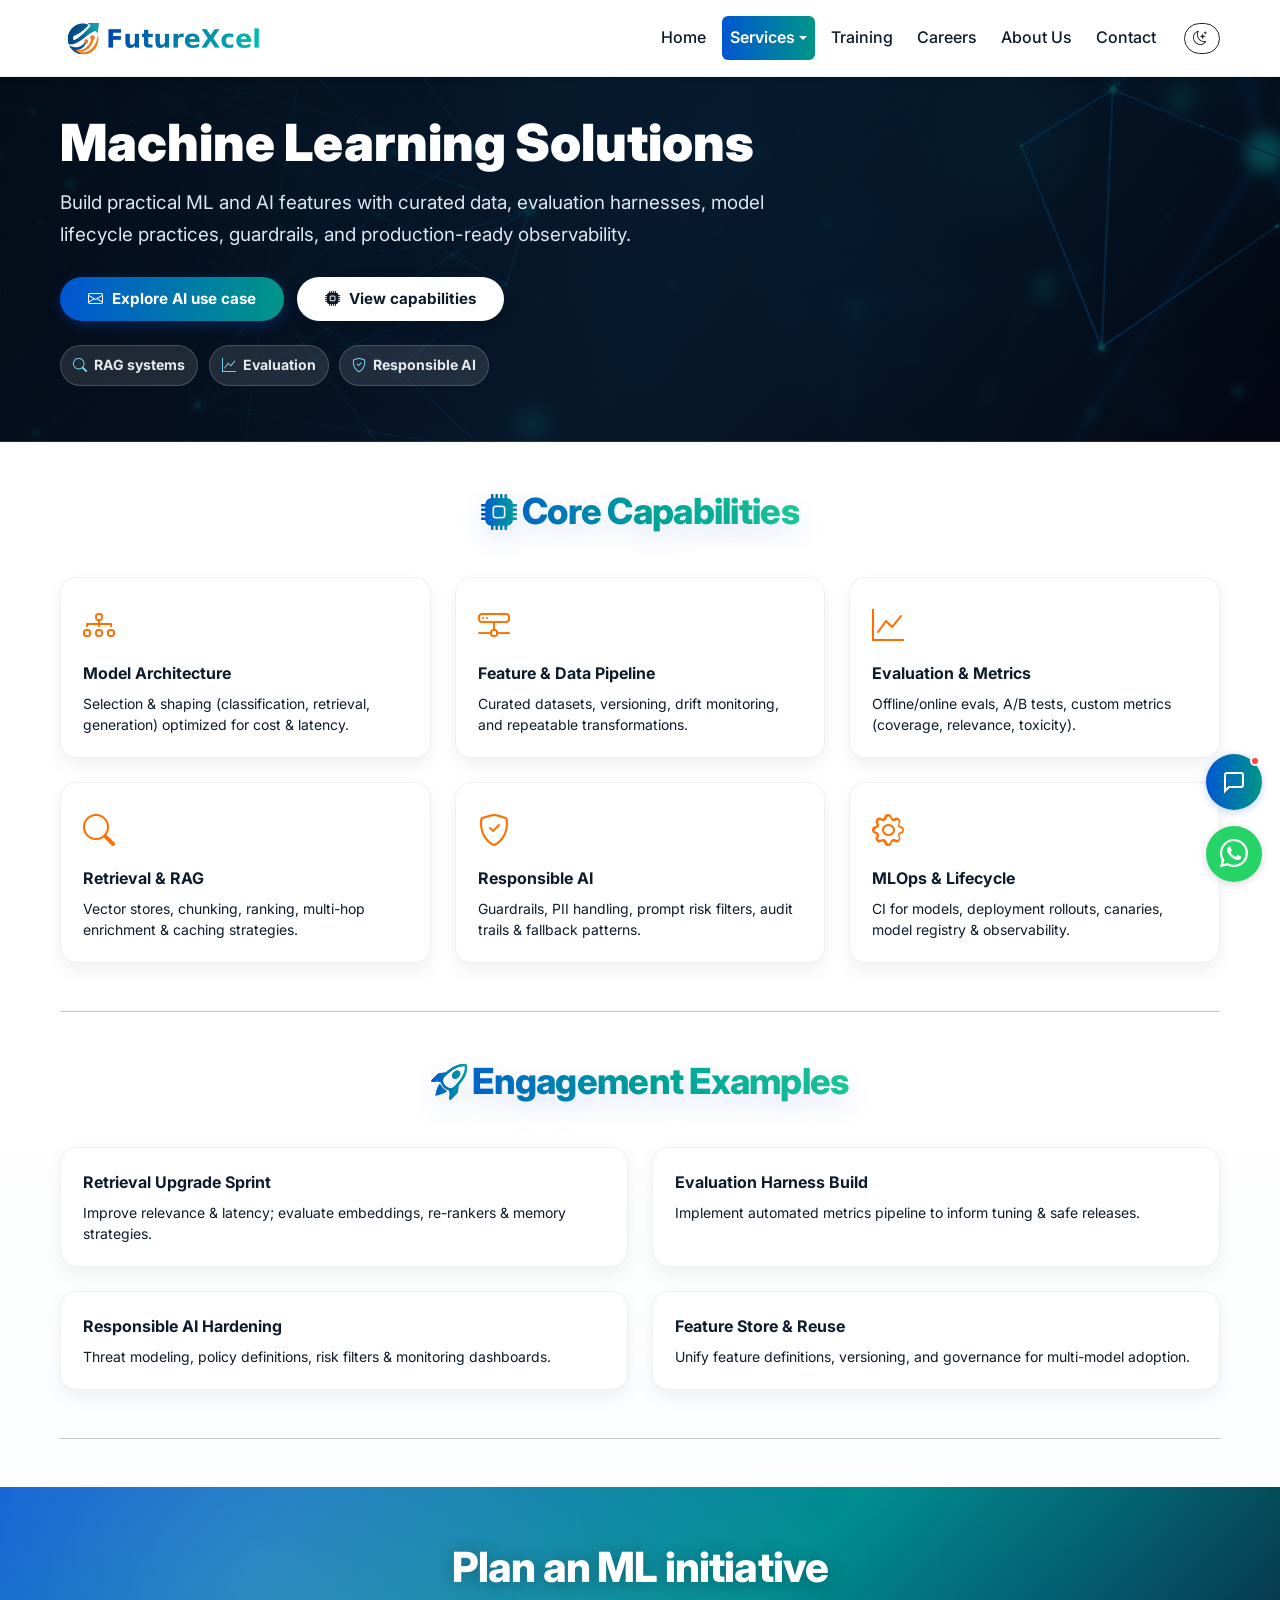
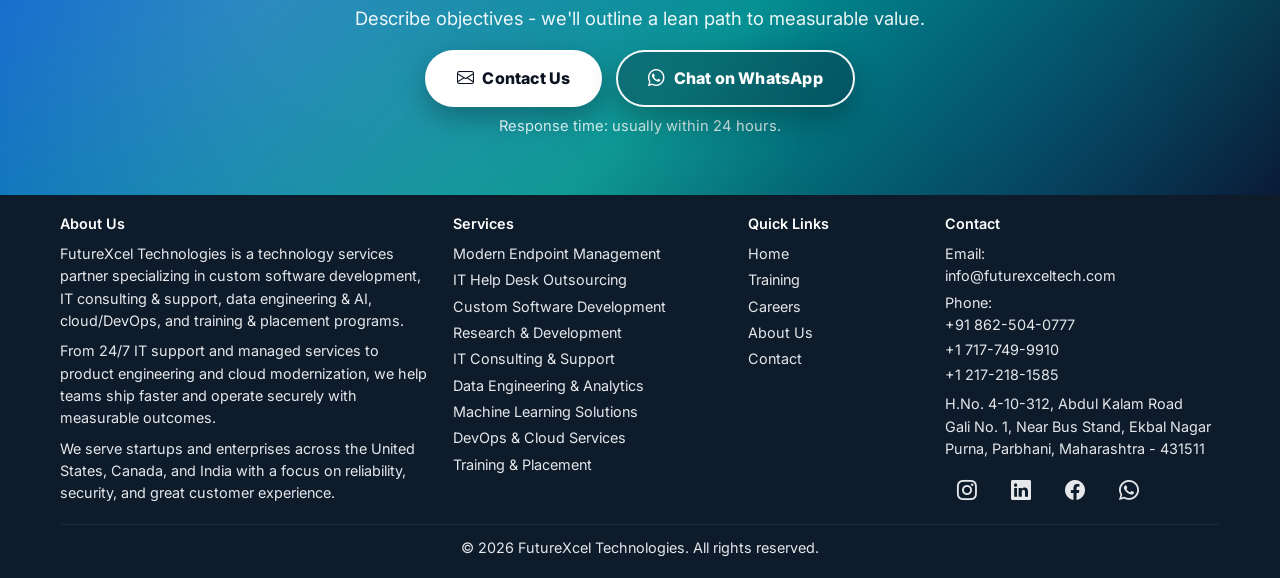
<file: services-ml.html>
<!DOCTYPE html>
<html lang="en">

<head>
  <meta charset="UTF-8" />
  <meta http-equiv="Content-Type" content="text/html; charset=UTF-8" />
  <meta name="viewport" content="width=device-width,initial-scale=1" />
  <meta name="description"
    content="FutureXcel Technologies - Machine Learning Solutions: model lifecycle, evaluation, retrieval, automation, responsible AI." />
  <meta name="keywords"
    content="machine learning, ML solutions, AI services, model development, responsible AI, FutureXcel" />
  <meta name="author" content="FutureXcel Technologies" />
  <title>Machine Learning Solutions | FutureXcel Technologies</title>
  <meta name="theme-color" content="#0d1b2a" />
  <!-- Favicon -->
  <link rel="icon" type="image/png" href="./Favico.png" />
  <link href="https://cdn.jsdelivr.net/npm/bootstrap@5.3.2/dist/css/bootstrap.min.css" rel="stylesheet" />
  <link href="https://cdn.jsdelivr.net/npm/bootstrap-icons/font/bootstrap-icons.css" rel="stylesheet" />
  <link rel="preconnect" href="https://fonts.googleapis.com">
  <link rel="preconnect" href="https://fonts.gstatic.com" crossorigin>
  <link href="https://fonts.googleapis.com/css2?family=Inter:wght@300;400;500;600;700;800&display=swap"
    rel="stylesheet">

  <link href="./styles.css" rel="stylesheet" />
  <style>
    /* Services-ml page specific styles - common styles are in styles.css */
    .navbar {
      background: rgba(255, 255, 255, .95);
      box-shadow: 0 2px 6px rgba(0, 0, 0, .08);
      transition: background .3s, box-shadow .3s
    }

    .navbar.scrolled {
      background: #fff;
      box-shadow: 0 4px 14px rgba(0, 0, 0, .12)
    }

    .navbar-brand img {
      height: 50px;
      width: auto;
      display: block;
      transition: filter .2s ease
    }

    .navbar .navbar-toggler {
      border: 0
    }

    .navbar .nav-link {
      color: #0d1b2a;
      padding: .55rem 1rem;
      margin: 0 .25rem;
      border-radius: 6px;
      transition: all .3s ease;
      font-weight: 500
    }

    .navbar .nav-link:hover,
    .navbar .nav-link:focus {
      background: var(--fx-gradient);
      color: #fff !important;
      transform: translateY(-2px)
    }

    .navbar .nav-link.active {
      background: var(--fx-gradient);
      color: #fff !important;
      font-weight: 600
    }

    .dropdown-menu {
      border-radius: 12px;
      padding: .6rem 0;
      border: 0;
      box-shadow: 0 10px 28px rgba(0, 0, 0, .12);
      animation: fadeDown .25s ease
    }

    .dropdown-item {
      padding: .55rem 1.1rem;
      transition: all .18s ease
    }

    .dropdown-item:hover {
      background: var(--fx-gradient);
      color: #fff;
      padding-left: 1.45rem
    }

    .dropdown-item.active {
      background: var(--fx-gradient);
      color: #fff !important;
      font-weight: 600;
      padding-left: 1.45rem
    }

    @keyframes fadeDown {
      from {
        opacity: 0;
        transform: translateY(-8px)
      }

      to {
        opacity: 1;
        transform: translateY(0)
      }
    }

    /* Remove nav underlines/box-shadows */
    .navbar .nav-link,
    .navbar .nav-link:hover,
    .navbar .nav-link:focus,
    .navbar .nav-link:active,
    .navbar .dropdown-toggle,
    .navbar .dropdown-item {
      box-shadow: none !important;
      text-decoration: none !important;
      border: none !important
    }

    .navbar .nav-link.active,
    .navbar .dropdown-toggle.active {
      background: var(--fx-gradient) !important;
      color: #fff !important;
      font-weight: 600
    }

    /* Hero video carousel */
    .hero-wrap {
      position: relative;
      height: 48vh;
      min-height: 320px;
      overflow: hidden;
    }

    .hero-overlay {
      position: absolute;
      inset: 0;
      display: flex;
      flex-direction: column;
      align-items: center;
      justify-content: center;
      z-index: 2;
      padding: 0 16px;
      text-align: center;
      color: #fff;
      text-shadow: 2px 2px 8px rgba(0, 0, 0, .6);
    }

    .hero-title {
      font-weight: 800;
      font-size: clamp(1.8rem, 5vw, 3.25rem);
    }

    .hero-sub {
      font-size: clamp(.95rem, 2vw, 1.2rem);
      margin-top: .5rem;
    }

    #heroCarousel {
      max-height: 600px;
      overflow: hidden;
    }

    #heroCarousel .carousel-item video {
      width: 100%;
      height: 600px;
      object-fit: cover;
      background: black;
    }

    .section-title {
      font-weight: 800;
      font-size: clamp(1.6rem, 3vw, 2.2rem);
      margin-bottom: 1.2rem;
      background: var(--fx-gradient);
      -webkit-background-clip: text;
      -webkit-text-fill-color: transparent;
    }

    .ml-card {
      background: #fff;
      border: 1px solid rgba(0, 0, 0, .06);
      border-radius: 16px;
      padding: 22px;
      box-shadow: 0 8px 18px rgba(0, 0, 0, .06);
      height: 100%;
      transition: .25s;
      display: flex;
      flex-direction: column;
    }

    .ml-card:hover {
      transform: translateY(-6px);
      box-shadow: 0 12px 28px rgba(0, 0, 0, .12);
    }

    .ml-card i {
      font-size: 2rem;
      color: var(--fx-orange);
      margin-bottom: .6rem;
    }

    /* Unified footer from index.html */
    footer {
      background: var(--fx-dark);
      color: #f1f5f9 !important;
      padding: 18px 0 !important;
    }

    footer h1,
    footer h2,
    footer h3,
    footer h4,
    footer h5,
    footer h6 {
      color: #ffffff !important
    }

    footer h5 {
      margin-bottom: 8px !important;
      font-size: inherit !important;
    }

    footer p,
    footer span,
    footer div,
    footer address,
    footer .copyright,
    footer small,
    footer .text-muted {
      color: #e5e7eb !important;
      font-size: 0.9rem !important;
      line-height: 1.55 !important;
    }

    footer a {
      color: #e5e7eb !important;
      text-decoration: none;
      display: block;
      margin-bottom: 4px !important;
      font-size: 0.9rem !important;
      transition: color .2s ease
    }

    footer a:hover {
      color: #fff !important;
      text-decoration: underline
    }

    footer .social a {
      color: #e5e7eb !important
    }

    footer .social a:hover {
      color: #fff !important
    }

    .footer-rule {
      border-color: rgba(255, 255, 255, .25) !important;
      margin: 1rem 0
    }

    .copyright {
      font-size: .9rem
    }

    footer address {
      margin-bottom: .5rem
    }

    footer .social {
      display: flex !important;
      flex-direction: row !important;
      align-items: center !important;
      gap: 10px !important;
      flex-wrap: wrap !important;
    }

    footer .social a {
      display: inline-flex !important;
      align-items: center !important;
      justify-content: center !important;
      width: 32px !important;
      height: 32px !important;
      border-radius: 50% !important;
      margin: 0 !important;
      padding: 0 !important;
      text-decoration: none !important;
    }

    footer .social a i {
      font-size: 1.25rem !important;
      line-height: 1 !important;
      transition: transform .2s ease, filter .2s ease;
      will-change: transform, filter;
    }

    /* Hover: soft white glow + slight lift */
    footer .social a:hover i,
    footer .social a:focus-visible i {
      transform: translateY(-1px);
      filter:
        drop-shadow(0 0 4px rgba(255, 255, 255, 0.45)) drop-shadow(0 0 10px rgba(255, 255, 255, 0.35));
    }

    /* Stronger glow on dark footer backgrounds */
    footer[style],
    footer,
    html.theme-dark footer {
      --fx-footer-glow1: rgba(255, 255, 255, 0.55);
      --fx-footer-glow2: rgba(255, 255, 255, 0.40);
    }

    html.theme-dark footer .social a:hover i,
    html.theme-dark footer .social a:focus-visible i {
      filter:
        drop-shadow(0 0 5px var(--fx-footer-glow1)) drop-shadow(0 0 12px var(--fx-footer-glow2));
    }

    /* Accessibility: no motion */
    @media (prefers-reduced-motion: reduce) {
      footer .social a i {
        transition: none;
      }

      footer .social a:hover i,
      footer .social a:focus-visible i {
        transform: none;
      }
    }

    footer a {
      margin-bottom: 4px !important;
    }

    footer .social a {
      margin-bottom: 0 !important;
    }

    html.theme-dark body {
      background: #0b1220;
      color: #fff !important;
    }

    html.theme-dark .navbar,
    html.theme-dark .navbar.bg-white {
      background: rgba(10, 16, 28, .95) !important;
    }

    html.theme-dark .navbar .nav-link {
      color: #fff !important;
    }

    html.theme-dark .navbar-brand img {
      filter: brightness(0)invert(1);
    }

    html.theme-dark .ml-card {
      background: #0f1a2b;
      border-color: rgba(255, 255, 255, .06);
      box-shadow: 0 6px 18px rgba(0, 0, 0, .5);
    }

    html.theme-dark .section-title {
      -webkit-text-fill-color: #fff;
      color: #fff;
      background: none;
    }

    html.theme-dark footer {
      background: #070d18;
    }

    html.theme-dark .footer-rule {
      border-color: #2a3447;
    }

    html.theme-dark .hero-overlay,
    html.theme-dark .hero-overlay .hero-title,
    html.theme-dark .hero-overlay .hero-sub {
      color: #fff !important;
    }

    /* ========== MOBILE OPTIMIZATION FOR 390x844 ========== */
    @media screen and (max-width:991px) {
      body {
        font-size: 16px;
        line-height: 1.5;
      }

      .container {
        padding-left: 15px;
        padding-right: 15px;
      }

      .hero-wrap {
        min-height: 50vh;
        height: 50vh;
      }

      #heroCarousel {
        min-height: 50vh;
        height: 50vh;
      }

      #heroCarousel .carousel-item video {
        height: 50vh;
        min-height: 50vh;
      }

      .hero-overlay {
        padding: 0 12px;
      }

      .hero-title {
        font-size: clamp(1.6rem, 6vw, 2.2rem) !important;
        line-height: 1.2;
        margin-bottom: .75rem;
      }

      .hero-sub {
        font-size: clamp(.85rem, 3vw, 1rem) !important;
        line-height: 1.5;
        padding: 0 8px;
      }

      .section-title {
        font-size: clamp(1.4rem, 4vw, 1.8rem);
        margin-bottom: 1rem;
      }

      .ml-card {
        padding: 18px 16px;
        margin-bottom: 16px;
      }

      .ml-card i {
        font-size: 1.75rem;
        margin-bottom: .75rem;
      }

      .ml-card h6 {
        font-size: 1rem;
        margin-bottom: .5rem;
      }

      .ml-card p {
        font-size: .875rem;
        line-height: 1.5;
      }

      footer {
        padding: 24px 0;
      }

      footer h5 {
        font-size: 1rem;
        margin-bottom: 8px;
      }

      footer p,
      footer a {
        font-size: .9rem;
      }
    }

    @media screen and (width:390px) and (height:844px),
    screen and (width:390px) and (min-height:800px),
    screen and (min-width:390px) and (max-width:428px) {
      .hero-wrap {
        min-height: auto !important;
        height: auto !important;
        max-height: none !important;
        overflow: visible !important;
        padding-bottom: 30px !important;
      }

      #heroCarousel {
        min-height: auto !important;
        height: auto !important;
        max-height: none !important;
      }

      #heroCarousel .carousel-item video {
        height: auto !important;
        min-height: auto !important;
      }

      .hero-overlay {
        padding: 0 16px 160px !important;
        position: relative !important;
        overflow: visible !important;
      }

      .hero-title {
        font-size: 1.9rem !important;
      }

      .hero-sub {
        font-size: .95rem !important;
      }

      .hero-actions {
        flex-direction: column !important;
        gap: .55rem !important;
        margin-top: .7rem !important;
        display: flex !important;
        width: 100% !important;
        visibility: visible !important;
        opacity: 1 !important;
      }

      .hero-actions a,
      .hero-actions .btn-pill {
        width: 100% !important;
        padding: 10px 16px !important;
        font-size: .84rem !important;
        min-height: 40px !important;
        display: flex !important;
        visibility: visible !important;
        opacity: 1 !important;
        flex-shrink: 0 !important;
      }

      .container {
        padding-left: 18px;
        padding-right: 18px;
      }

      .section-title {
        font-size: 1.65rem;
      }

      .ml-card {
        padding: 20px 18px;
      }
    }

    @media screen and (max-width:480px) {
      .hero-wrap {
        min-height: auto !important;
        height: auto !important;
        overflow: visible !important;
      }

      #heroCarousel .carousel-item video {
        height: auto !important;
        min-height: auto !important;
      }

      .hero-overlay {
        padding-bottom: 140px !important;
        overflow: visible !important;
      }

      .hero-actions {
        flex-direction: column !important;
        gap: .55rem !important;
        display: flex !important;
        width: 100% !important;
      }

      .hero-actions a,
      .hero-actions .btn-pill {
        width: 100% !important;
        padding: 10px 16px !important;
        font-size: .84rem !important;
        min-height: 40px !important;
      }

      .container {
        padding-left: 12px;
        padding-right: 12px;
      }

      .hero-title {
        font-size: 1.5rem !important;
      }

      .hero-sub {
        font-size: .85rem !important;
      }
    }

    /* Fix footer contact phone spacing */
    footer address.mb-0 {
      margin-bottom: 0.25rem !important;
      line-height: 1.4;
    }

    footer address.mb-0 a {
      display: inline-block;
      margin: 0;
      padding: 0;
      line-height: 1.4;
    }

    footer address.mb-0 br {
      line-height: 1.4;
    }
  </style>
</head>

<body>
  <nav class="navbar navbar-expand-lg navbar-light bg-white sticky-top" role="navigation">
    <div class="container">
      <a class="navbar-brand fw-bold" href="./index.html" aria-label="FutureXcel Home">
        <img src="./logo.png" alt="FutureXcel Technologies Logo" decoding="async" fetchpriority="high"
          loading="eager" data-logo-light="./logo.png" data-logo-dark="./logo.png" />
      </a>
      <button class="navbar-toggler" type="button" data-bs-toggle="collapse" data-bs-target="#navbarNav"
        aria-controls="navbarNav" aria-expanded="false" aria-label="Toggle navigation"><span class="navbar-toggler-icon"></span></button>
      <div id="navbarNav" class="collapse navbar-collapse justify-content-end">
        <ul class="navbar-nav fw-semibold">
          <li class="nav-item"><a class="nav-link" href="./index.html">Home</a></li>
          <li class="nav-item dropdown"><a class="nav-link dropdown-toggle active" href="#" id="servicesDropdown"
              role="button" data-bs-toggle="dropdown" aria-expanded="false">Services</a>
            <ul class="dropdown-menu border-0 rounded-3 shadow" aria-labelledby="servicesDropdown">
              <li><a class="dropdown-item" href="./services-endpoint.html">Modern Endpoint Management</a></li>
              <li><a class="dropdown-item" href="./services-helpdesk.html">IT Help Desk Outsourcing</a></li>
              <li><a class="dropdown-item" href="./services-software.html">Custom Software Development</a></li>
              <li><a class="dropdown-item" href="./services-research.html">Research &amp; Development</a></li>
              <li><a class="dropdown-item" href="./services-consulting.html">IT Consulting &amp; Support</a></li>
              <li><a class="dropdown-item" href="./services-data.html">Data Engineering &amp; Analytics</a></li>
              <li><a class="dropdown-item" href="./services-ml.html">Machine Learning Solutions</a></li>
              <li><a class="dropdown-item" href="./services-cloud.html">DevOps &amp; Cloud Services</a></li>
              <li><a class="dropdown-item" href="./services-training.html">Training &amp; Placement</a></li>
            </ul>
          </li>
          <li class="nav-item"><a class="nav-link" href="./training.html">Training</a></li>
          <li class="nav-item"><a class="nav-link" href="./careers.html">Careers</a></li>
          <li class="nav-item"><a class="nav-link" href="./about.html">About Us</a></li>
          <li class="nav-item"><a class="nav-link" href="./contact.html">Contact</a></li>
        </ul>
        <div class="d-flex align-items-center ms-lg-3 mt-2 mt-lg-0">
          <button id="themeToggle" class="btn btn-sm btn-outline-dark rounded-pill d-inline-flex align-items-center"
            type="button" aria-pressed="false" title="Toggle dark mode">
            <i class="bi bi-moon-stars me-1" aria-hidden="true"></i><span class="visually-hidden">Toggle dark
              mode</span>
          </button>
        </div>
      </div>
    </div>
  </nav>

  <header class="service-hero" aria-labelledby="serviceHeroTitle">
    <div class="container">
      <div class="service-hero__content">
        <h1 id="serviceHeroTitle" class="service-hero__title">Machine Learning Solutions</h1>
        <p class="service-hero__lead">Build practical ML and AI features with curated data, evaluation harnesses,
          model lifecycle practices, guardrails, and production-ready observability.</p>
        <div class="service-hero__actions">
          <a class="btn-pill btn-brand" href="./contact.html"><i class="bi bi-envelope"></i> Explore AI use case</a>
          <a class="btn-pill btn-contrast" href="#capabilities"><i class="bi bi-cpu-fill"></i> View capabilities</a>
        </div>
        <div class="service-hero__meta" aria-label="Service highlights">
          <span><i class="bi bi-search"></i> RAG systems</span>
          <span><i class="bi bi-graph-up"></i> Evaluation</span>
          <span><i class="bi bi-shield-check"></i> Responsible AI</span>
        </div>
      </div>
    </div>
  </header>

  <main class="py-5">
    <div class="container">
      <div class="text-center mb-4">
        <h2 id="capabilities" class="section-title"><i class="bi bi-cpu-fill me-2"></i>Core Capabilities</h2>
      </div>
      <div class="row g-4">
        <div class="col-md-4">
          <div class="ml-card"><i class="bi bi-diagram-3"></i>
            <h6 class="fw-bold">Model Architecture</h6>
            <p class="small mb-0">Selection & shaping (classification, retrieval, generation) optimized for cost &
              latency.</p>
          </div>
        </div>
        <div class="col-md-4">
          <div class="ml-card"><i class="bi bi-hdd-network"></i>
            <h6 class="fw-bold">Feature & Data Pipeline</h6>
            <p class="small mb-0">Curated datasets, versioning, drift monitoring, and repeatable transformations.</p>
          </div>
        </div>
        <div class="col-md-4">
          <div class="ml-card"><i class="bi bi-graph-up"></i>
            <h6 class="fw-bold">Evaluation & Metrics</h6>
            <p class="small mb-0">Offline/online evals, A/B tests, custom metrics (coverage, relevance, toxicity).</p>
          </div>
        </div>
        <div class="col-md-4">
          <div class="ml-card"><i class="bi bi-search"></i>
            <h6 class="fw-bold">Retrieval & RAG</h6>
            <p class="small mb-0">Vector stores, chunking, ranking, multi-hop enrichment & caching strategies.</p>
          </div>
        </div>
        <div class="col-md-4">
          <div class="ml-card"><i class="bi bi-shield-check"></i>
            <h6 class="fw-bold">Responsible AI</h6>
            <p class="small mb-0">Guardrails, PII handling, prompt risk filters, audit trails & fallback patterns.</p>
          </div>
        </div>
        <div class="col-md-4">
          <div class="ml-card"><i class="bi bi-gear"></i>
            <h6 class="fw-bold">MLOps & Lifecycle</h6>
            <p class="small mb-0">CI for models, deployment rollouts, canaries, model registry & observability.</p>
          </div>
        </div>
      </div>
      <hr class="my-5" />
      <div class="text-center mb-4">
        <h2 class="section-title"><i class="bi bi-rocket-takeoff me-2"></i>Engagement Examples</h2>
      </div>
      <div class="row g-4">
        <div class="col-md-6">
          <div class="ml-card">
            <h6 class="fw-bold">Retrieval Upgrade Sprint</h6>
            <p class="small mb-0">Improve relevance & latency; evaluate embeddings, re-rankers & memory strategies.</p>
          </div>
        </div>
        <div class="col-md-6">
          <div class="ml-card">
            <h6 class="fw-bold">Evaluation Harness Build</h6>
            <p class="small mb-0">Implement automated metrics pipeline to inform tuning & safe releases.</p>
          </div>
        </div>
        <div class="col-md-6">
          <div class="ml-card">
            <h6 class="fw-bold">Responsible AI Hardening</h6>
            <p class="small mb-0">Threat modeling, policy definitions, risk filters & monitoring dashboards.</p>
          </div>
        </div>
        <div class="col-md-6">
          <div class="ml-card">
            <h6 class="fw-bold">Feature Store & Reuse</h6>
            <p class="small mb-0">Unify feature definitions, versioning, and governance for multi-model adoption.</p>
          </div>
        </div>
      </div>
      <hr class="my-5" />
    </div>

    <!-- CTA (Unified across all pages) -->
    <section class="fx-cta" aria-labelledby="fx-cta-title">
      <div class="container">
        <div class="fx-cta__inner">
          <h2 id="fx-cta-title">Plan an ML initiative</h2>
          <p class="fx-cta__lead">Describe objectives - we'll outline a lean path to measurable value.</p>
          <div class="fx-cta__actions">
            <a href="./contact.html" class="btn-cta btn-cta--primary"><i class="bi bi-envelope"></i> Contact Us</a>
            <a href="https://wa.me/917822865734?text=Hi%20FutureXcel%2C%20I%27m%20interested%20in%20your%20services."
              target="_blank" rel="noopener noreferrer" class="btn-cta btn-cta--secondary"><i
                class="bi bi-whatsapp"></i> Chat on WhatsApp</a>
          </div>
          <p class="fx-cta__note">Response time: usually within 24 hours.</p>
        </div>
      </div>
    </section>
  </main>

  <!-- Footer -->
  <footer id="contact">
    <div class="container">
      <div class="row g-4 align-items-start">
        <div class="col-md-4">
          <h5>About Us</h5>
          <p class="mb-2">FutureXcel Technologies is a technology services partner specializing in custom software
            development, IT consulting &amp; support, data engineering &amp; AI, cloud/DevOps, and training &amp;
            placement programs.</p>
          <p class="mb-2">From 24/7 IT support and managed services to product engineering and cloud modernization, we
            help teams ship faster and operate securely with measurable outcomes.</p>
          <p class="mb-0">We serve startups and enterprises across the United States, Canada, and India with a focus on
            reliability, security, and great customer experience.</p>
        </div>

        <div class="col-md-3">
          <h5>Services</h5>
          <a href="./services-endpoint.html">Modern Endpoint Management</a>
          <a href="./services-helpdesk.html">IT Help Desk Outsourcing</a>
          <a href="./services-software.html">Custom Software Development</a>
          <a href="./services-research.html">Research &amp; Development</a>
          <a href="./services-consulting.html">IT Consulting &amp; Support</a>
          <a href="./services-data.html">Data Engineering &amp; Analytics</a>
          <a href="./services-ml.html">Machine Learning Solutions</a>
          <a href="./services-cloud.html">DevOps &amp; Cloud Services</a>
          <a href="./services-training.html">Training &amp; Placement</a>
        </div>

        <div class="col-md-2">
          <h5>Quick Links</h5>
          <a href="./index.html">Home</a>
          <a href="./training.html">Training</a>
          <a href="./careers.html">Careers</a>
          <a href="./about.html">About Us</a>
          <a href="./contact.html">Contact</a>
          <hr class="footer-rule d-md-none" aria-hidden="true" />
        </div>

        <div class="col-md-3">
          <h5>Contact</h5>
          <address class="mb-1">Email: <a href="mailto:info@futurexceltech.com">info@futurexceltech.com</a></address>
          <address class="mb-0">Phone:<br>
            <a href="tel:+918625040777">+91 862-504-0777</a><br>
            <a href="tel:+17177499910">+1 717-749-9910</a><br>
            <a href="tel:+12172181585">+1 217-218-1585</a>
          </address>
          <address class="mb-2">H.No. 4-10-312, Abdul Kalam Road<br>Gali No. 1, Near Bus Stand, Ekbal Nagar<br>Purna, Parbhani, Maharashtra - 431511</address>
          <div class="social mt-2" aria-label="Social links">
            <a href="https://www.instagram.com/futurexcel_technologies/#" target="_blank" rel="noopener noreferrer"
              aria-label="Instagram"><i class="bi bi-instagram"></i></a>
            <a href="https://www.linkedin.com/company/futurexcel-technologies/" target="_blank"
              rel="noopener noreferrer" aria-label="LinkedIn"><i class="bi bi-linkedin"></i></a>
            <a href="https://www.facebook.com/share/16yvQLBep4/" target="_blank" rel="noopener noreferrer"
              aria-label="Facebook"><i class="bi bi-facebook"></i></a>
            <a href="https://wa.me/917822865734?text=Hi%20FutureXcel%2C%20I%27m%20interested%20in%20your%20services."
              target="_blank" rel="noopener noreferrer" aria-label="WhatsApp"><i class="bi bi-whatsapp"></i></a>
          </div>
        </div>
      </div>

      <hr class="footer-rule" />
      <p class="text-center mb-0 copyright">&copy; <span id="year"></span> FutureXcel Technologies. All rights reserved.
      </p>
    </div>
  </footer>



  <script defer src="https://cdn.jsdelivr.net/npm/bootstrap@5.3.2/dist/js/bootstrap.bundle.min.js"></script>
  <script defer src="./main.js"></script>
  
  <!-- Chatbot Integration -->
  <link rel="stylesheet" href="./chatbot.css">
  <script src="./chatbot.js"></script>

  <!-- WhatsApp Float Button -->
  <a class="whatsapp-float"
    href="https://wa.me/917822865734?text=Hi%20FutureXcel%2C%20I'm%20interested%20in%20Machine%20Learning%20Solutions."
    target="_blank" rel="noopener noreferrer" aria-label="Chat on WhatsApp"><i class="bi bi-whatsapp fs-3"></i></a>
</body>

</html>
</file>
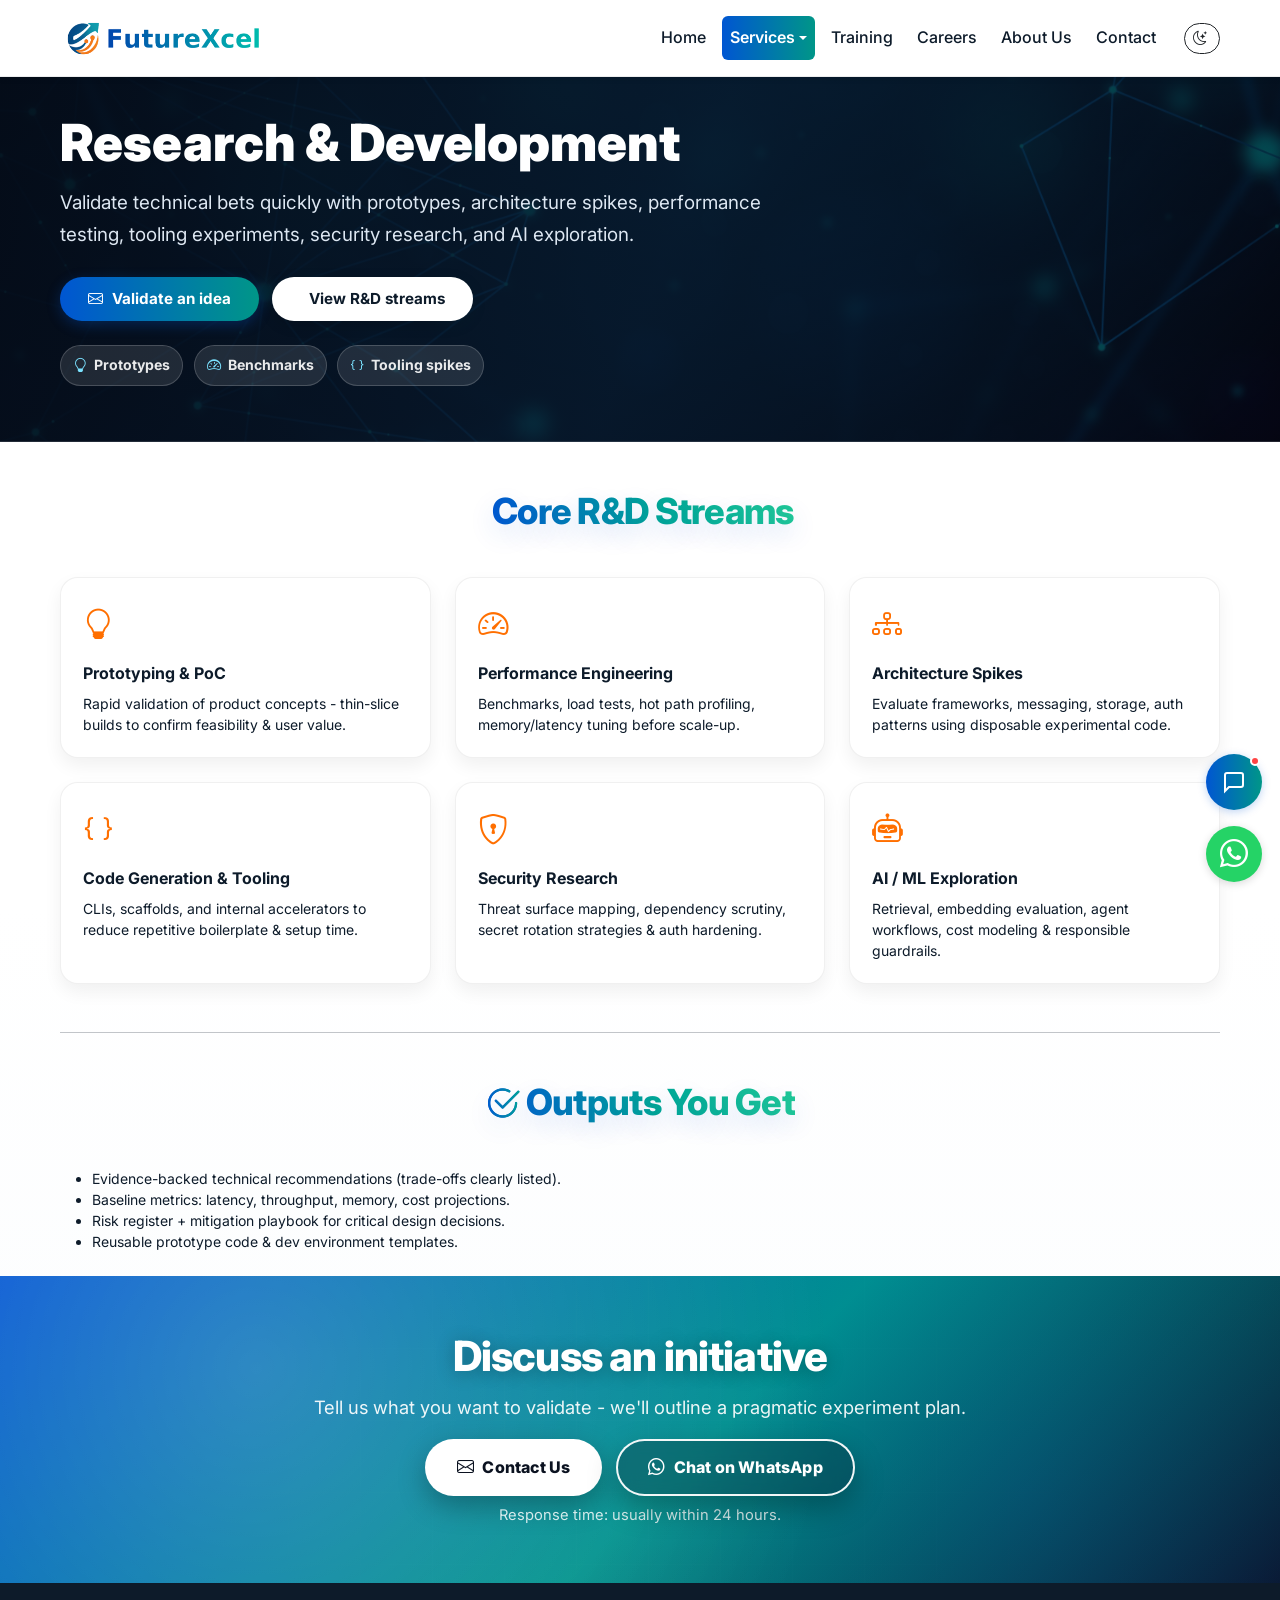
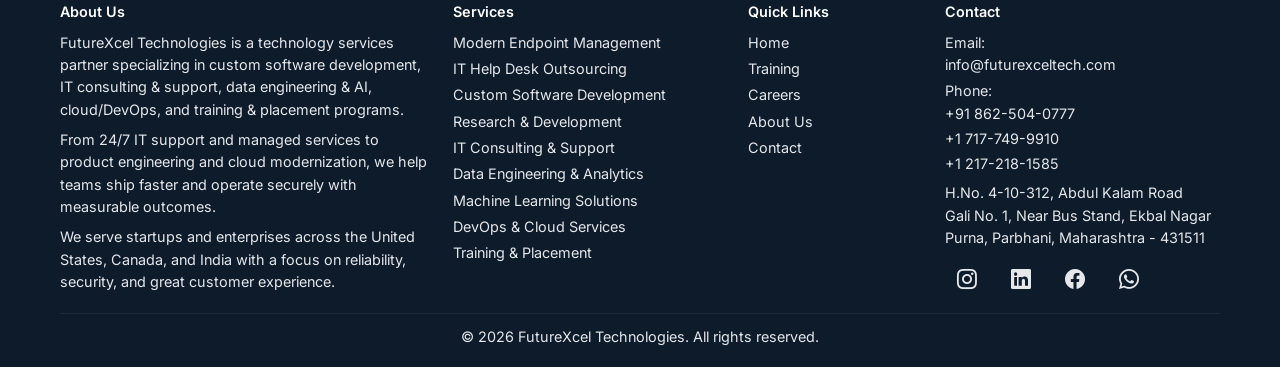
<file: services-research.html>
<!DOCTYPE html>
<html lang="en">

<head>
  <meta charset="UTF-8" />
  <meta http-equiv="Content-Type" content="text/html; charset=UTF-8" />
  <meta name="viewport" content="width=device-width,initial-scale=1" />
  <meta name="description"
    content="FutureXcel Technologies - Research & Development services: prototyping, PoC, architecture spikes, performance tuning." />
  <meta name="keywords"
    content="research and development, R&D services, prototyping, proof of concept, architecture, FutureXcel" />
  <meta name="author" content="FutureXcel Technologies" />
  <title>Research & Development | FutureXcel Technologies</title>
  <meta name="theme-color" content="#0d1b2a" />
  <!-- Favicon -->
  <link rel="icon" type="image/png" href="./Favico.png" />
  <link rel="preconnect" href="https://fonts.googleapis.com">
  <link rel="preconnect" href="https://fonts.gstatic.com" crossorigin>
  <link href="https://fonts.googleapis.com/css2?family=Inter:wght@300;400;500;600;700;800&display=swap"
    rel="stylesheet">

  <link href="https://cdn.jsdelivr.net/npm/bootstrap@5.3.2/dist/css/bootstrap.min.css" rel="stylesheet" />
  <link href="https://cdn.jsdelivr.net/npm/bootstrap-icons/font/bootstrap-icons.css" rel="stylesheet" />
  <link href="./styles.css" rel="stylesheet" />
  <style>
    /* Services-research page specific styles - common styles are in styles.css */

    /* Unified navbar styles from index.html */
    .navbar {
      background: rgba(255, 255, 255, .95);
      box-shadow: 0 2px 6px rgba(0, 0, 0, .08);
      transition: background .3s, box-shadow .3s
    }

    .navbar.scrolled {
      background: #fff;
      box-shadow: 0 4px 14px rgba(0, 0, 0, .12)
    }

    .navbar-brand img {
      height: 50px;
      width: auto;
      display: block;
      transition: filter .2s ease
    }

    .navbar .navbar-toggler {
      border: 0
    }

    .navbar .nav-link {
      color: #0d1b2a;
      padding: .55rem 1rem;
      margin: 0 .25rem;
      border-radius: 6px;
      transition: all .3s ease;
      font-weight: 500
    }

    .navbar .nav-link:hover,
    .navbar .nav-link:focus {
      background: var(--fx-gradient);
      color: #fff !important;
      transform: translateY(-2px)
    }

    .navbar .nav-link.active {
      background: var(--fx-gradient);
      color: #fff !important;
      font-weight: 600
    }

    .dropdown-menu {
      border-radius: 12px;
      padding: .6rem 0;
      border: 0;
      box-shadow: 0 10px 28px rgba(0, 0, 0, .12);
      animation: fadeDown .25s ease
    }

    .dropdown-item {
      padding: .55rem 1.1rem;
      transition: all .18s ease
    }

    .dropdown-item:hover {
      background: var(--fx-gradient);
      color: #fff;
      padding-left: 1.45rem
    }

    .dropdown-item.active {
      background: var(--fx-gradient);
      color: #fff !important;
      font-weight: 600;
      padding-left: 1.45rem
    }

    @keyframes fadeDown {
      from {
        opacity: 0;
        transform: translateY(-8px)
      }

      to {
        opacity: 1;
        transform: translateY(0)
      }
    }

    /* Remove nav underlines/box-shadows */
    .navbar .nav-link,
    .navbar .nav-link:hover,
    .navbar .nav-link:focus,
    .navbar .nav-link:active,
    .navbar .dropdown-toggle,
    .navbar .dropdown-item {
      box-shadow: none !important;
      text-decoration: none !important;
      border: none !important;
    }

    .navbar .nav-link.active,
    .navbar .dropdown-toggle.active {
      background: var(--fx-gradient) !important;
      color: #fff !important;
      font-weight: 600
    }

    /* Hero video carousel */
    .hero-wrap {
      position: relative;
      height: 48vh;
      min-height: 320px;
      overflow: hidden;
    }

    .hero-overlay {
      position: absolute;
      inset: 0;
      display: flex;
      flex-direction: column;
      align-items: center;
      justify-content: center;
      z-index: 2;
      padding: 0 16px;
      text-align: center;
      color: #fff;
      text-shadow: 2px 2px 8px rgba(0, 0, 0, .6);
    }

    .hero-title {
      font-weight: 800;
      font-size: clamp(1.8rem, 5vw, 3.25rem);
    }

    .hero-sub {
      font-size: clamp(.95rem, 2vw, 1.2rem);
      margin-top: .5rem;
    }

    #heroCarousel {
      max-height: 600px;
      overflow: hidden;
    }

    #heroCarousel .carousel-item video {
      width: 100%;
      height: 600px;
      object-fit: cover;
      background: black;
    }

    .section-title {
      font-weight: 800;
      font-size: clamp(1.6rem, 3vw, 2.2rem);
      margin-bottom: 1.2rem;
      background: var(--fx-gradient);
      -webkit-background-clip: text;
      -webkit-text-fill-color: transparent;
    }

    .rd-card {
      background: #fff;
      border: 1px solid rgba(0, 0, 0, .06);
      border-radius: 18px;
      padding: 22px;
      box-shadow: 0 8px 18px rgba(0, 0, 0, .06);
      height: 100%;
      transition: .25s;
      display: flex;
      flex-direction: column;
    }

    .rd-card:hover {
      transform: translateY(-6px);
      box-shadow: 0 12px 28px rgba(0, 0, 0, .12);
    }

    .rd-card i {
      font-size: 1.9rem;
      color: var(--fx-orange);
      margin-bottom: .75rem;
    }

    /* Unified footer styles */
    footer {
      background: var(--fx-dark);
      color: #f1f5f9 !important;
      padding: 18px 0 !important;
    }

    footer h1,
    footer h2,
    footer h3,
    footer h4,
    footer h5,
    footer h6 {
      color: #ffffff !important;
    }

    footer h5 {
      margin-bottom: 8px !important;
      font-size: inherit !important;
    }

    footer p,
    footer span,
    footer div,
    footer address,
    footer .copyright,
    footer small,
    footer .text-muted {
      color: #e5e7eb !important;
      font-size: 0.9rem !important;
      line-height: 1.55 !important;
    }

    footer a {
      color: #e5e7eb !important;
      text-decoration: none;
      display: block;
      margin-bottom: 4px !important;
      font-size: 0.9rem !important;
      transition: color 0.2s ease;
    }

    footer a:hover {
      color: #fff !important;
      text-decoration: underline;
    }

    .footer-rule {
      border-color: rgba(255, 255, 255, .25) !important;
      margin: 1rem 0;
    }

    .copyright {
      font-size: .9rem;
    }

    footer address {
      margin-bottom: .5rem;
    }

    html.theme-dark body {
      background: #0b1220;
      color: #fff !important;
    }

    html.theme-dark .navbar,
    html.theme-dark .navbar.bg-white {
      background: rgba(10, 16, 28, .95) !important;
    }

    html.theme-dark .navbar .nav-link {
      color: #fff !important;
    }

    html.theme-dark .navbar-brand img {
      filter: brightness(0) invert(1);
    }

    html.theme-dark .rd-card {
      background: #0f1a2b;
      border-color: rgba(255, 255, 255, .06);
      box-shadow: 0 6px 18px rgba(0, 0, 0, .5);
    }

    html.theme-dark .section-title {
      -webkit-text-fill-color: #fff;
      color: #fff;
      background: none;
    }

    html.theme-dark footer {
      background: #070d18;
    }

    html.theme-dark .footer-rule {
      border-color: #2a3447;
    }

    html.theme-dark .hero-overlay,
    html.theme-dark .hero-overlay .hero-title,
    html.theme-dark .hero-overlay .hero-sub {
      color: #fff !important;
    }

    /* Footer social icons layout fix: keep icons inline, compact, and consistent */
    footer .social {
      display: flex;
      align-items: center;
      gap: 10px;
      flex-wrap: wrap;
    }

    footer .social a {
      display: inline-flex !important;
      align-items: center;
      justify-content: center;
      width: 32px;
      height: 32px;
      border-radius: 50%;
      margin: 0;
      text-decoration: none;
    }

    footer .social a i {
      font-size: 1.25rem;
      line-height: 1;
      transition: transform .2s ease, filter .2s ease;
      will-change: transform, filter;
    }

    /* Hover: soft white glow + slight lift */
    footer .social a:hover i,
    footer .social a:focus-visible i {
      transform: translateY(-1px);
      filter:
        drop-shadow(0 0 4px rgba(255, 255, 255, 0.45)) drop-shadow(0 0 10px rgba(255, 255, 255, 0.35));
    }

    /* Stronger glow on dark footer backgrounds */
    footer[style],
    footer,
    html.theme-dark footer {
      --fx-footer-glow1: rgba(255, 255, 255, 0.55);
      --fx-footer-glow2: rgba(255, 255, 255, 0.40);
    }

    html.theme-dark footer .social a:hover i,
    html.theme-dark footer .social a:focus-visible i {
      filter:
        drop-shadow(0 0 5px var(--fx-footer-glow1)) drop-shadow(0 0 12px var(--fx-footer-glow2));
    }

    /* Accessibility: no motion */
    @media (prefers-reduced-motion: reduce) {
      footer .social a i {
        transition: none;
      }

      footer .social a:hover i,
      footer .social a:focus-visible i {
        transform: none;
      }
    }

    /* Ensure generic footer links don't force social icons to stack */
    footer a {
      margin-bottom: 4px !important;
      display: block;
    }

    footer .social a {
      display: inline-flex !important;
      margin-bottom: 0 !important;
    }

    /* ========== MOBILE OPTIMIZATION FOR 390x844 ========== */
    @media screen and (max-width: 991px) {
      body {
        font-size: 16px;
        line-height: 1.5;
      }

      .container {
        padding-left: 15px;
        padding-right: 15px;
      }

      .hero-wrap {
        min-height: 50vh;
        height: 50vh;
      }

      #heroCarousel {
        min-height: 50vh;
        height: 50vh;
      }

      #heroCarousel .carousel-item video {
        height: 50vh;
        min-height: 50vh;
      }

      .hero-overlay {
        padding: 0 12px;
      }

      .hero-title {
        font-size: clamp(1.6rem, 6vw, 2.2rem) !important;
        line-height: 1.2;
        margin-bottom: 0.75rem;
      }

      .hero-sub {
        font-size: clamp(0.85rem, 3vw, 1rem) !important;
        line-height: 1.5;
        padding: 0 8px;
      }

      .section-title {
        font-size: clamp(1.4rem, 4vw, 1.8rem);
        margin-bottom: 1rem;
      }

      footer {
        padding: 24px 0;
      }

      footer h5 {
        font-size: 1rem;
        margin-bottom: 8px;
      }

      footer p,
      footer a {
        font-size: 0.9rem;
      }
    }

    @media screen and (width: 390px) and (height: 844px),
    screen and (width: 390px) and (min-height: 800px),
    screen and (min-width: 390px) and (max-width: 428px) {
      .hero-wrap {
        min-height: auto !important;
        height: auto !important;
        max-height: none !important;
        overflow: visible !important;
        padding-bottom: 30px !important;
      }

      #heroCarousel {
        min-height: auto !important;
        height: auto !important;
        max-height: none !important;
      }

      #heroCarousel .carousel-item video {
        height: auto !important;
        min-height: auto !important;
      }

      .hero-overlay {
        padding: 0 16px 160px !important;
        position: relative !important;
        overflow: visible !important;
      }

      .hero-title {
        font-size: 1.9rem !important;
      }

      .hero-sub {
        font-size: 0.95rem !important;
      }

      .hero-actions {
        flex-direction: column !important;
        gap: 0.55rem !important;
        margin-top: 0.7rem !important;
        display: flex !important;
        width: 100% !important;
        visibility: visible !important;
        opacity: 1 !important;
      }

      .hero-actions a,
      .hero-actions .btn-pill {
        width: 100% !important;
        padding: 10px 16px !important;
        font-size: 0.84rem !important;
        min-height: 40px !important;
        display: flex !important;
        visibility: visible !important;
        opacity: 1 !important;
        flex-shrink: 0 !important;
      }

      .container {
        padding-left: 18px;
        padding-right: 18px;
      }

      .section-title {
        font-size: 1.65rem;
      }
    }

    @media screen and (max-width: 480px) {
      .hero-wrap {
        min-height: auto !important;
        height: auto !important;
        overflow: visible !important;
      }

      #heroCarousel .carousel-item video {
        height: auto !important;
        min-height: auto !important;
      }

      .hero-overlay {
        padding-bottom: 140px !important;
        overflow: visible !important;
      }

      .hero-actions {
        flex-direction: column !important;
        gap: 0.55rem !important;
        display: flex !important;
        width: 100% !important;
      }

      .hero-actions a,
      .hero-actions .btn-pill {
        width: 100% !important;
        padding: 10px 16px !important;
        font-size: 0.84rem !important;
        min-height: 40px !important;
      }

      .container {
        padding-left: 12px;
        padding-right: 12px;
      }

      .hero-title {
        font-size: 1.5rem !important;
      }

      .hero-sub {
        font-size: 0.85rem !important;
      }
    }

    /* Fix footer contact phone spacing */
    footer address.mb-0 {
      margin-bottom: 0.25rem !important;
      line-height: 1.4;
    }

    footer address.mb-0 a {
      display: inline-block;
      margin: 0;
      padding: 0;
      line-height: 1.4;
    }

    footer address.mb-0 br {
      line-height: 1.4;
    }
  </style>
</head>

<body>
  <nav class="navbar navbar-expand-lg navbar-light bg-white sticky-top" role="navigation">
    <div class="container">
      <a class="navbar-brand fw-bold" href="./index.html" aria-label="FutureXcel Home">
        <img src="./logo.png" alt="FutureXcel Technologies Logo" decoding="async" fetchpriority="high"
          loading="eager" data-logo-light="./logo.png" data-logo-dark="./logo.png" />
      </a>
      <button class="navbar-toggler" type="button" data-bs-toggle="collapse" data-bs-target="#navbarNav"
        aria-controls="navbarNav" aria-expanded="false" aria-label="Toggle navigation"><span class="navbar-toggler-icon"></span></button>
      <div id="navbarNav" class="collapse navbar-collapse justify-content-end">
        <ul class="navbar-nav fw-semibold">
          <li class="nav-item"><a class="nav-link" href="./index.html">Home</a></li>
          <li class="nav-item dropdown"><a class="nav-link dropdown-toggle active" href="#" id="servicesDropdown"
              role="button" data-bs-toggle="dropdown" aria-expanded="false">Services</a>
            <ul class="dropdown-menu border-0 rounded-3 shadow" aria-labelledby="servicesDropdown">
              <li><a class="dropdown-item" href="./services-endpoint.html">Modern Endpoint Management</a></li>
              <li><a class="dropdown-item" href="./services-helpdesk.html">IT Help Desk Outsourcing</a></li>
              <li><a class="dropdown-item" href="./services-software.html">Custom Software Development</a></li>
              <li><a class="dropdown-item" href="./services-research.html">Research &amp; Development</a></li>
              <li><a class="dropdown-item" href="./services-consulting.html">IT Consulting &amp; Support</a></li>
              <li><a class="dropdown-item" href="./services-data.html">Data Engineering &amp; Analytics</a></li>
              <li><a class="dropdown-item" href="./services-ml.html">Machine Learning Solutions</a></li>
              <li><a class="dropdown-item" href="./services-cloud.html">DevOps &amp; Cloud Services</a></li>
              <li><a class="dropdown-item" href="./services-training.html">Training &amp; Placement</a></li>
            </ul>
          </li>
          <li class="nav-item"><a class="nav-link" href="./training.html">Training</a></li>
          <li class="nav-item"><a class="nav-link" href="./careers.html">Careers</a></li>
          <li class="nav-item"><a class="nav-link" href="./about.html">About Us</a></li>
          <li class="nav-item"><a class="nav-link" href="./contact.html">Contact</a></li>
        </ul>
        <div class="d-flex align-items-center ms-lg-3 mt-2 mt-lg-0">
          <button id="themeToggle" class="btn btn-sm btn-outline-dark rounded-pill d-inline-flex align-items-center"
            type="button" aria-pressed="false" title="Toggle dark mode">
            <i class="bi bi-moon-stars me-1" aria-hidden="true"></i><span class="visually-hidden">Toggle dark
              mode</span>
          </button>
        </div>
      </div>
    </div>
  </nav>

  <header class="service-hero" aria-labelledby="serviceHeroTitle">
    <div class="container">
      <div class="service-hero__content">
        <h1 id="serviceHeroTitle" class="service-hero__title">Research &amp; Development</h1>
        <p class="service-hero__lead">Validate technical bets quickly with prototypes, architecture spikes,
          performance testing, tooling experiments, security research, and AI exploration.</p>
        <div class="service-hero__actions">
          <a class="btn-pill btn-brand" href="./contact.html"><i class="bi bi-envelope"></i> Validate an idea</a>
          <a class="btn-pill btn-contrast" href="#streams"><i class="bi bi-flask2-fill"></i> View R&amp;D streams</a>
        </div>
        <div class="service-hero__meta" aria-label="Service highlights">
          <span><i class="bi bi-lightbulb"></i> Prototypes</span>
          <span><i class="bi bi-speedometer2"></i> Benchmarks</span>
          <span><i class="bi bi-braces"></i> Tooling spikes</span>
        </div>
      </div>
    </div>
  </header>

  <main class="py-5">
    <div class="container">
      <div class="text-center mb-4">
        <h2 id="streams" class="section-title"><i class="bi bi-flask2-fill me-2"></i>Core R&amp;D Streams</h2>
      </div>
      <div class="row g-4">
        <div class="col-md-4">
          <div class="rd-card"><i class="bi bi-lightbulb"></i>
            <h6 class="fw-bold">Prototyping &amp; PoC</h6>
            <p class="small mb-0">Rapid validation of product concepts - thin-slice builds to confirm feasibility & user
              value.</p>
          </div>
        </div>
        <div class="col-md-4">
          <div class="rd-card"><i class="bi bi-speedometer2"></i>
            <h6 class="fw-bold">Performance Engineering</h6>
            <p class="small mb-0">Benchmarks, load tests, hot path profiling, memory/latency tuning before scale-up.</p>
          </div>
        </div>
        <div class="col-md-4">
          <div class="rd-card"><i class="bi bi-diagram-3"></i>
            <h6 class="fw-bold">Architecture Spikes</h6>
            <p class="small mb-0">Evaluate frameworks, messaging, storage, auth patterns using disposable experimental
              code.</p>
          </div>
        </div>
        <div class="col-md-4">
          <div class="rd-card"><i class="bi bi-braces"></i>
            <h6 class="fw-bold">Code Generation &amp; Tooling</h6>
            <p class="small mb-0">CLIs, scaffolds, and internal accelerators to reduce repetitive boilerplate & setup
              time.</p>
          </div>
        </div>
        <div class="col-md-4">
          <div class="rd-card"><i class="bi bi-shield-lock"></i>
            <h6 class="fw-bold">Security Research</h6>
            <p class="small mb-0">Threat surface mapping, dependency scrutiny, secret rotation strategies & auth
              hardening.</p>
          </div>
        </div>
        <div class="col-md-4">
          <div class="rd-card"><i class="bi bi-robot"></i>
            <h6 class="fw-bold">AI / ML Exploration</h6>
            <p class="small mb-0">Retrieval, embedding evaluation, agent workflows, cost modeling & responsible
              guardrails.</p>
          </div>
        </div>
      </div>
      <hr class="my-5" />
      <div class="text-center mb-4">
        <h2 class="section-title"><i class="bi bi-check2-circle me-2"></i>Outputs You Get</h2>
      </div>
      <ul class="small mb-4">
        <li>Evidence-backed technical recommendations (trade-offs clearly listed).</li>
        <li>Baseline metrics: latency, throughput, memory, cost projections.</li>
        <li>Risk register + mitigation playbook for critical design decisions.</li>
        <li>Reusable prototype code & dev environment templates.</li>
      </ul>
    </div>

    <!-- CTA (Unified across all pages) -->
    <section class="fx-cta" aria-labelledby="fx-cta-title">
      <div class="container">
        <div class="fx-cta__inner">
          <h2 id="fx-cta-title">Discuss an initiative</h2>
          <p class="fx-cta__lead">Tell us what you want to validate - we'll outline a pragmatic experiment plan.</p>
          <div class="fx-cta__actions">
            <a href="./contact.html" class="btn-cta btn-cta--primary"><i class="bi bi-envelope"></i> Contact Us</a>
            <a href="https://wa.me/917822865734?text=Hi%20FutureXcel%2C%20I%27m%20interested%20in%20your%20services."
              target="_blank" rel="noopener noreferrer" class="btn-cta btn-cta--secondary"><i
                class="bi bi-whatsapp"></i> Chat on WhatsApp</a>
          </div>
          <p class="fx-cta__note">Response time: usually within 24 hours.</p>
        </div>
      </div>
    </section>
  </main>

  <!-- Footer -->
  <footer id="contact">
    <div class="container">
      <div class="row g-4 align-items-start">
        <div class="col-md-4">
          <h5>About Us</h5>
          <p class="mb-2">FutureXcel Technologies is a technology services partner specializing in custom software
            development, IT consulting &amp; support, data engineering &amp; AI, cloud/DevOps, and training &amp;
            placement programs.</p>
          <p class="mb-2">From 24/7 IT support and managed services to product engineering and cloud modernization, we
            help teams ship faster and operate securely with measurable outcomes.</p>
          <p class="mb-0">We serve startups and enterprises across the United States, Canada, and India with a focus on
            reliability, security, and great customer experience.</p>
        </div>

        <div class="col-md-3">
          <h5>Services</h5>
          <a href="./services-endpoint.html">Modern Endpoint Management</a>
          <a href="./services-helpdesk.html">IT Help Desk Outsourcing</a>
          <a href="./services-software.html">Custom Software Development</a>
          <a href="./services-research.html">Research &amp; Development</a>
          <a href="./services-consulting.html">IT Consulting &amp; Support</a>
          <a href="./services-data.html">Data Engineering &amp; Analytics</a>
          <a href="./services-ml.html">Machine Learning Solutions</a>
          <a href="./services-cloud.html">DevOps &amp; Cloud Services</a>
          <a href="./services-training.html">Training &amp; Placement</a>
        </div>

        <div class="col-md-2">
          <h5>Quick Links</h5>
          <a href="./index.html">Home</a>
          <a href="./training.html">Training</a>
          <a href="./careers.html">Careers</a>
          <a href="./about.html">About Us</a>
          <a href="./contact.html">Contact</a>
          <hr class="footer-rule d-md-none" aria-hidden="true" />
        </div>

        <div class="col-md-3">
          <h5>Contact</h5>
          <address class="mb-1">Email: <a href="mailto:info@futurexceltech.com">info@futurexceltech.com</a></address>
          <address class="mb-0">Phone:<br>
            <a href="tel:+918625040777">+91 862-504-0777</a><br>
            <a href="tel:+17177499910">+1 717-749-9910</a><br>
            <a href="tel:+12172181585">+1 217-218-1585</a>
          </address>
          <address class="mb-2">H.No. 4-10-312, Abdul Kalam Road<br>Gali No. 1, Near Bus Stand, Ekbal Nagar<br>Purna, Parbhani, Maharashtra - 431511</address>
          <div class="social mt-2" aria-label="Social links">
            <a href="https://www.instagram.com/futurexcel_technologies/#" target="_blank" rel="noopener noreferrer"
              aria-label="Instagram"><i class="bi bi-instagram"></i></a>
            <a href="https://www.linkedin.com/company/futurexcel-technologies/" target="_blank"
              rel="noopener noreferrer" aria-label="LinkedIn"><i class="bi bi-linkedin"></i></a>
            <a href="https://www.facebook.com/share/16yvQLBep4/" target="_blank" rel="noopener noreferrer"
              aria-label="Facebook"><i class="bi bi-facebook"></i></a>
            <a href="https://wa.me/917822865734?text=Hi%20FutureXcel%2C%20I%27m%20interested%20in%20your%20services."
              target="_blank" rel="noopener noreferrer" aria-label="WhatsApp"><i class="bi bi-whatsapp"></i></a>
          </div>
        </div>
      </div>

      <hr class="footer-rule" />
      <p class="text-center mb-0 copyright">&copy; <span id="year"></span> FutureXcel Technologies. All rights reserved.
      </p>
    </div>
  </footer>



  <!-- WhatsApp Float Button -->
  <a class="whatsapp-float"
    href="https://wa.me/917822865734?text=Hi%20FutureXcel%2C%20I'm%20interested%20in%20Research%20and%20Development%20services."
    target="_blank" rel="noopener noreferrer" aria-label="Chat on WhatsApp"><i class="bi bi-whatsapp fs-3"></i></a>

  <script defer src="https://cdn.jsdelivr.net/npm/bootstrap@5.3.2/dist/js/bootstrap.bundle.min.js"></script>
  <script defer src="./main.js"></script>
  
  <!-- Chatbot Integration -->
  <link rel="stylesheet" href="./chatbot.css">
  <script src="./chatbot.js"></script>
</body>

</html>
</file>
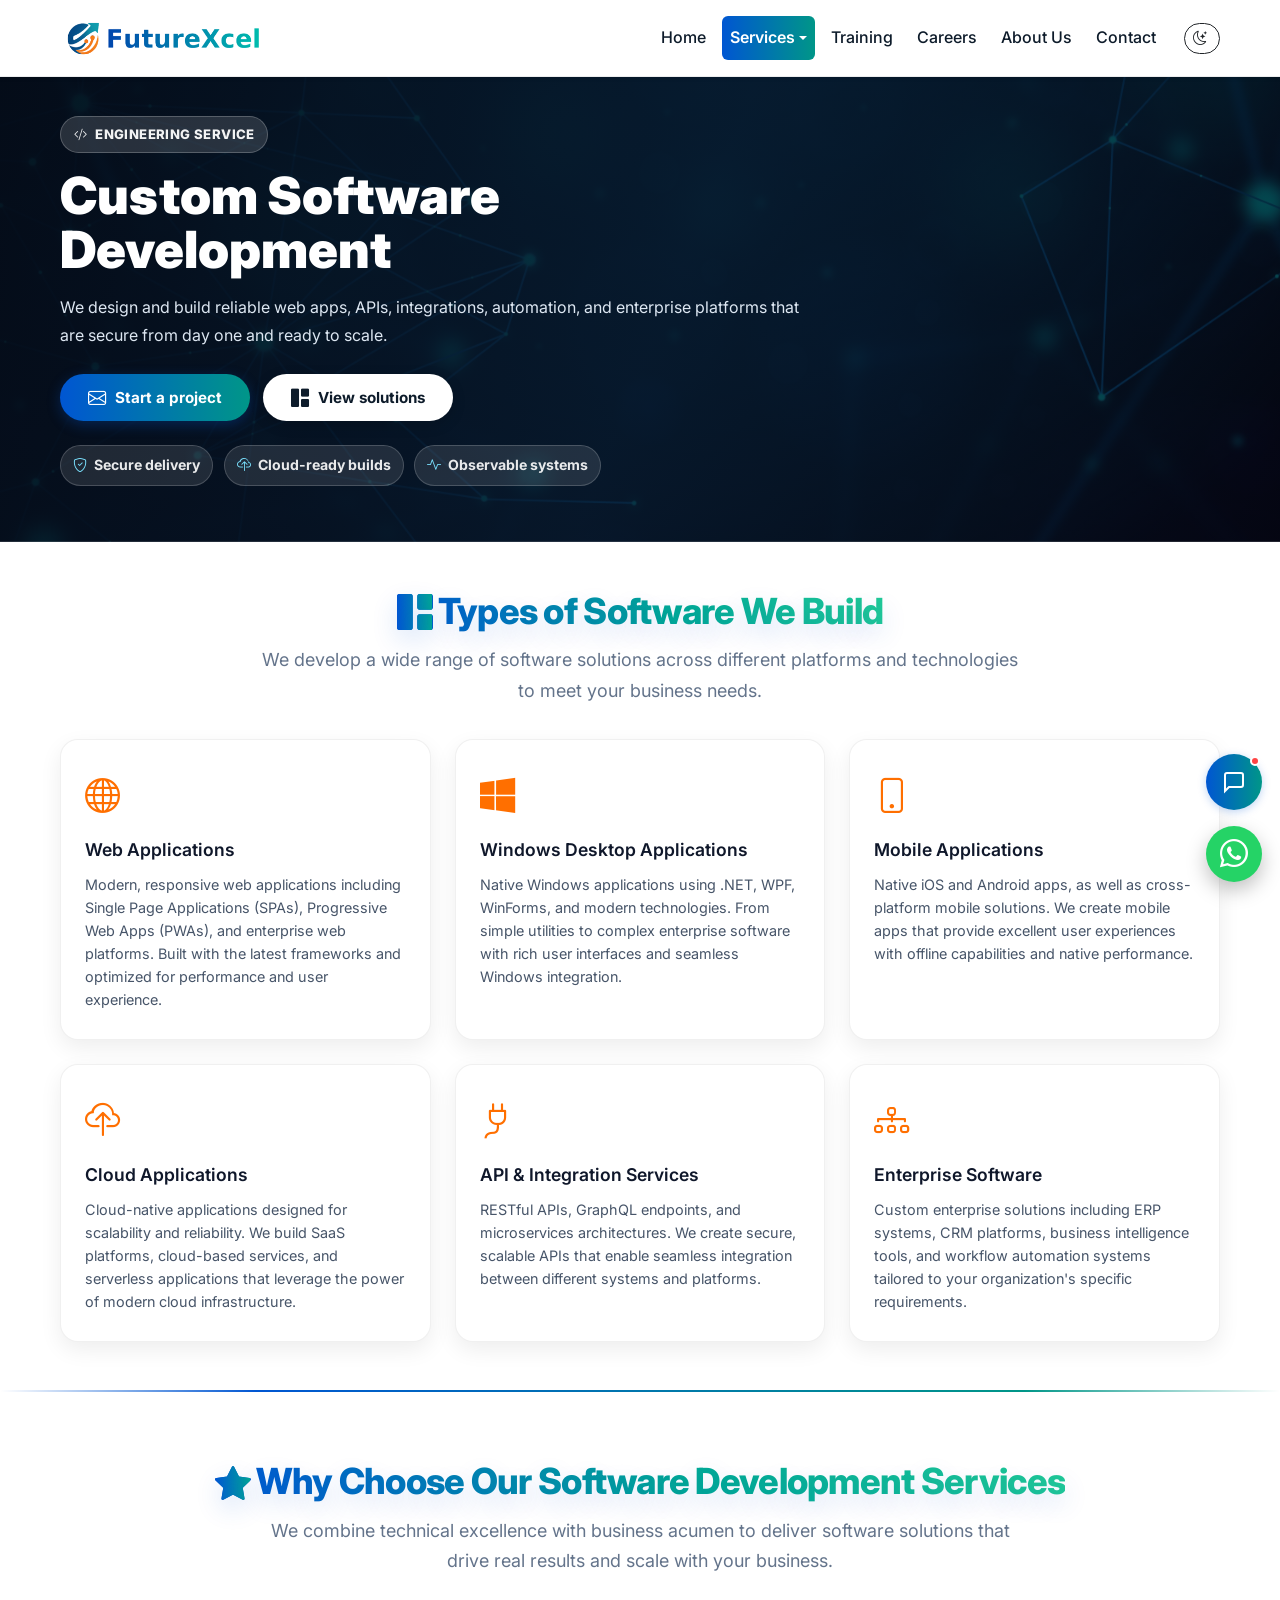
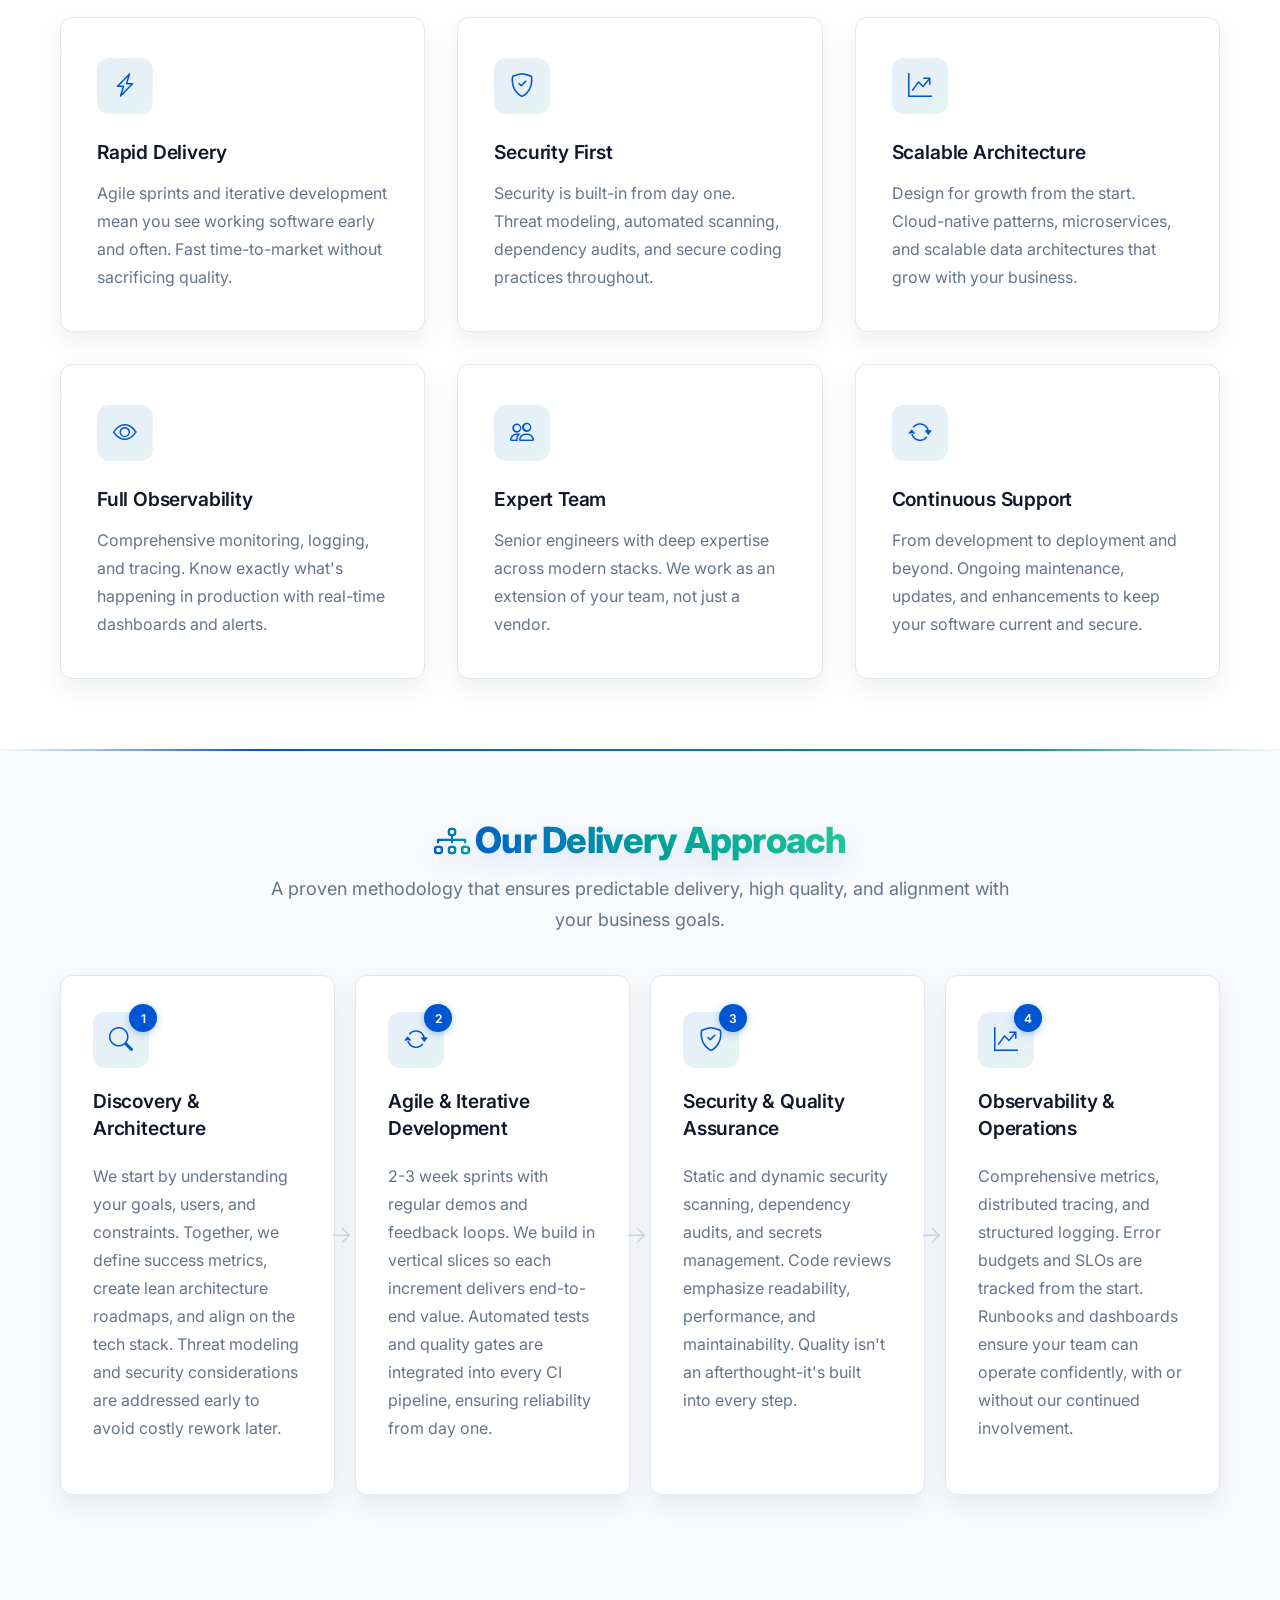
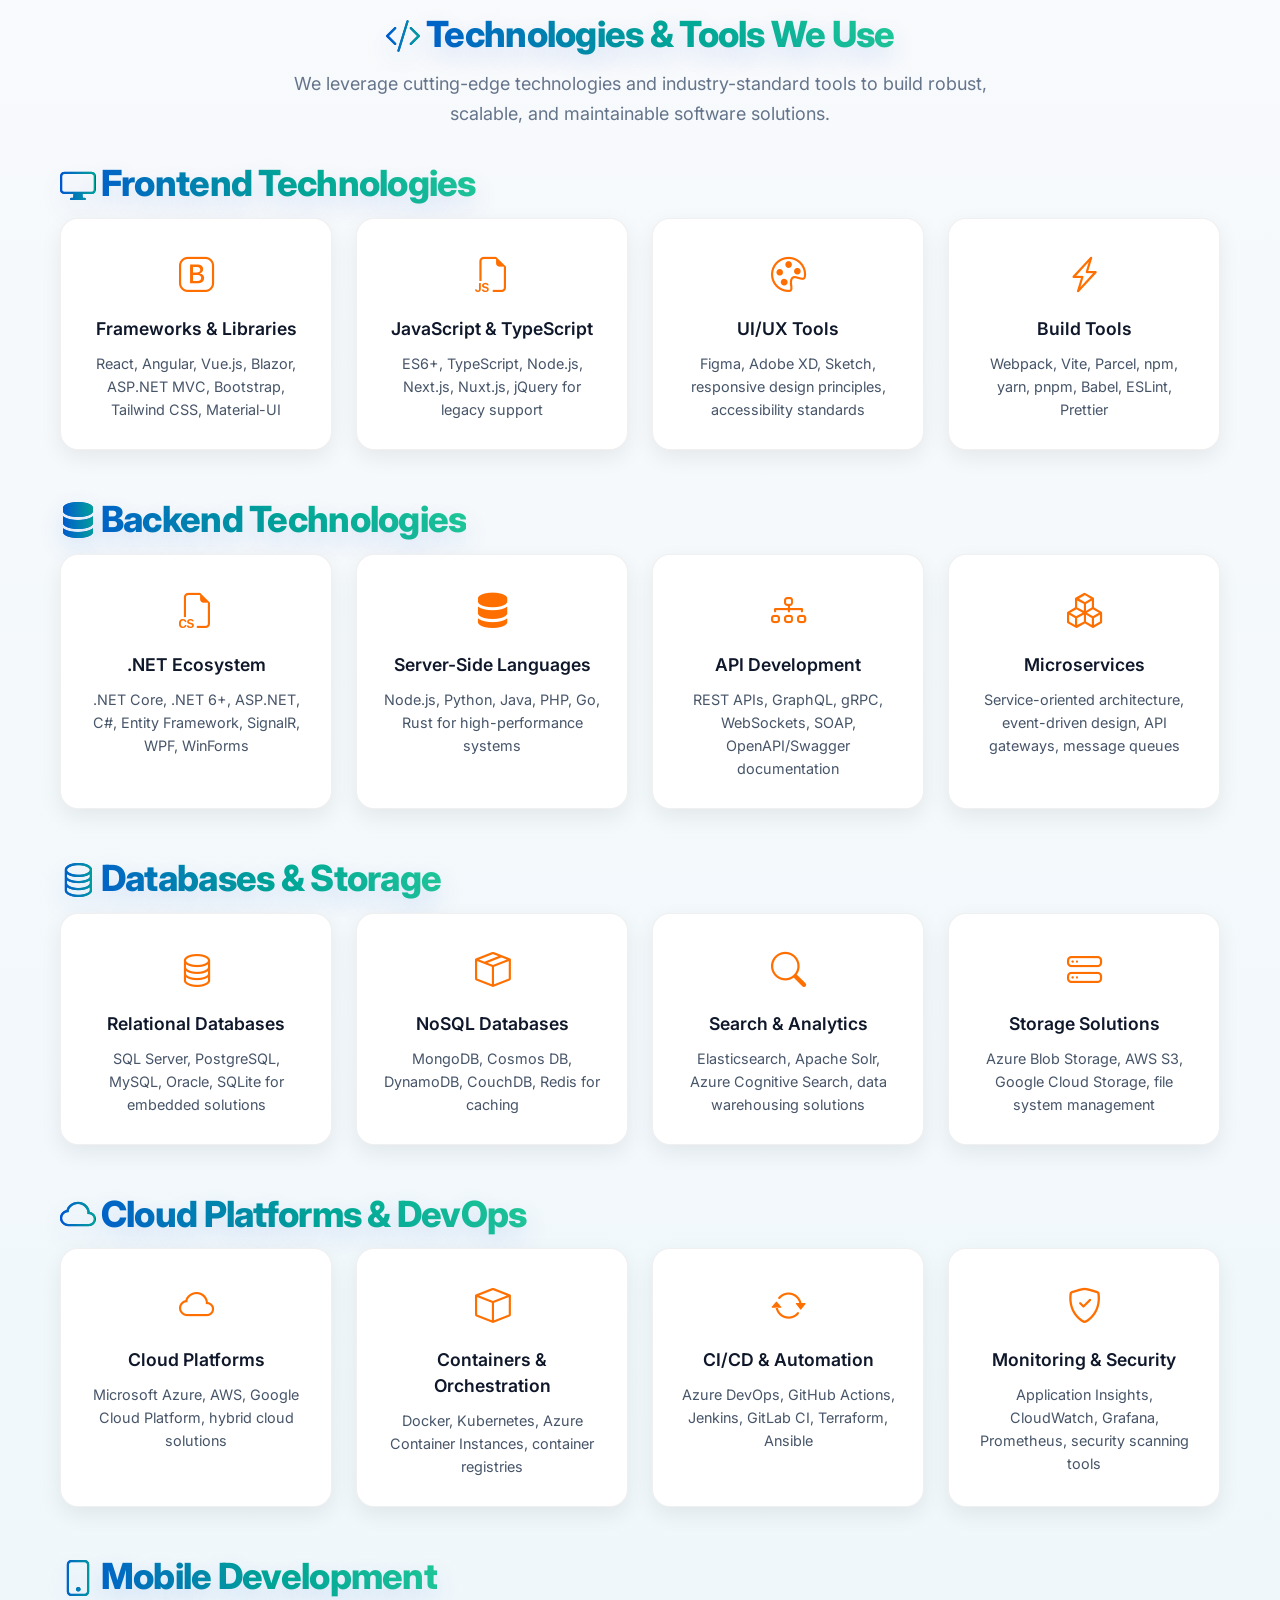
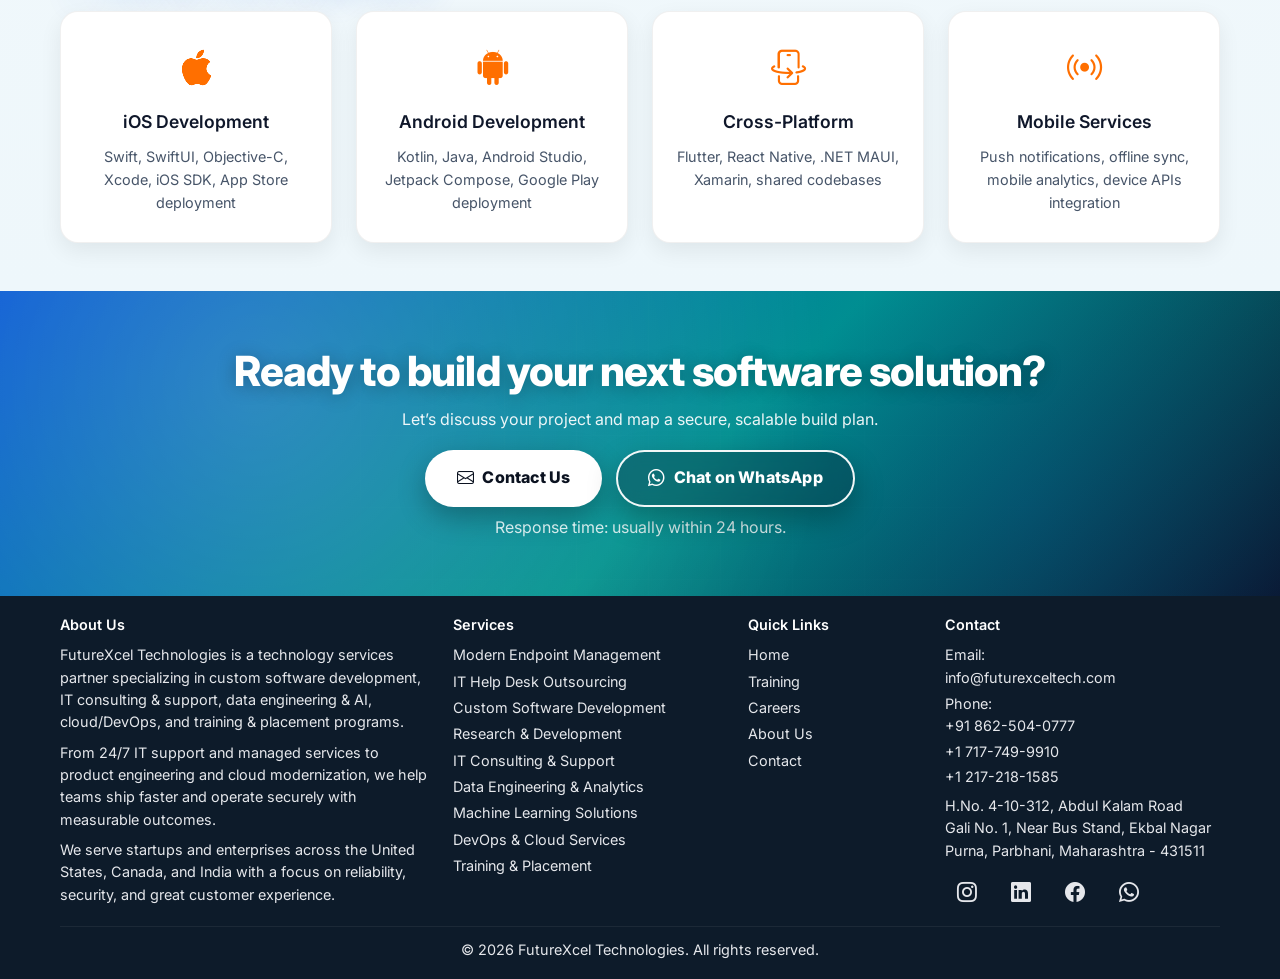
<file: services-software.html>
<!DOCTYPE html>
<html lang="en">

<head>
  <meta charset="UTF-8" />
  <meta name="viewport" content="width=device-width, initial-scale=1" />
  <meta name="description"
    content="FutureXcel Technologies - Custom Software Development services: web, mobile, APIs, integration, modernization." />
  <meta name="keywords"
    content="custom software development, web applications, mobile apps, API development, software solutions, FutureXcel" />
  <meta name="author" content="FutureXcel Technologies" />
  <meta name="theme-color" content="#0d1b2a" />
  <meta name="color-scheme" content="light dark" />
  <title>Custom Software Development | FutureXcel Technologies</title>
  <!-- Favicon -->
  <link rel="icon" type="image/png" href="./Favico.png" />
  <link rel="preconnect" href="https://cdn.jsdelivr.net" crossorigin>
  <link rel="preconnect" href="https://cdnjs.cloudflare.com" crossorigin>
  <link rel="preconnect" href="https://fonts.googleapis.com">
  <link rel="preconnect" href="https://fonts.gstatic.com" crossorigin>
  <link href="https://fonts.googleapis.com/css2?family=Inter:wght@300;400;500;600;700;800&display=swap"
    rel="stylesheet">

  <link rel="preload" as="image" href="./hero1.jpg" />
  <link href="https://cdn.jsdelivr.net/npm/bootstrap@5.3.2/dist/css/bootstrap.min.css" rel="stylesheet" />
  <link href="https://cdn.jsdelivr.net/npm/bootstrap-icons/font/bootstrap-icons.css" rel="stylesheet" />
  <link href="https://cdnjs.cloudflare.com/ajax/libs/font-awesome/6.4.0/css/all.min.css" rel="stylesheet" />
  <link href="./styles.css" rel="stylesheet" />
  <style>
    /* Services-software page specific styles - common styles are in styles.css */
    .navbar {
      background: rgba(255, 255, 255, .95);
      box-shadow: 0 2px 6px rgba(0, 0, 0, .08);
      transition: background .3s, box-shadow .3s
    }

    .navbar.scrolled {
      background: #fff;
      box-shadow: 0 4px 14px rgba(0, 0, 0, .12)
    }

    .navbar-brand img {
      height: 50px;
      width: auto;
      display: block;
      transition: filter .2s ease
    }

    .navbar .navbar-toggler {
      border: 0
    }

    .navbar .nav-link {
      color: #0d1b2a;
      padding: .55rem 1rem;
      margin: 0 .25rem;
      border-radius: 6px;
      transition: all .3s ease;
      font-weight: 500
    }

    .navbar .nav-link:hover,
    .navbar .nav-link:focus {
      background: var(--fx-gradient);
      color: #fff !important;
      transform: translateY(-2px)
    }

    .navbar .nav-link.active {
      background: var(--fx-gradient);
      color: #fff !important;
      font-weight: 600
    }

    .dropdown-menu {
      border-radius: 12px;
      padding: .6rem 0;
      border: 0;
      box-shadow: 0 10px 28px rgba(0, 0, 0, .12);
      animation: fadeDown .25s ease
    }

    .dropdown-item {
      padding: .55rem 1.1rem;
      transition: all .18s ease
    }

    .dropdown-item:hover {
      background: var(--fx-gradient);
      color: #fff;
      padding-left: 1.45rem
    }

    .dropdown-item.active {
      background: var(--fx-gradient);
      color: #fff !important;
      font-weight: 600;
      padding-left: 1.45rem
    }

    @keyframes fadeDown {
      from {
        opacity: 0;
        transform: translateY(-8px)
      }

      to {
        opacity: 1;
        transform: translateY(0)
      }
    }

    /* Remove all nav underlines */
    .navbar .nav-link,
    .navbar .nav-link:hover,
    .navbar .nav-link:focus,
    .navbar .dropdown-toggle,
    .navbar .dropdown-item {
      box-shadow: none !important;
      text-decoration: none !important
    }

    /* ========== HERO REDESIGN (Match index.html) ========== */
    .hero {
      position: relative;
      min-height: 50vh;
      display: flex;
      align-items: center;
      overflow: hidden;
    }

    #heroCarousel {
      position: absolute;
      inset: 0;
      z-index: 0;
      max-height: 100%;
      overflow: hidden;
    }

    #heroCarousel .carousel-item {
      height: 100%;
    }

    #heroCarousel .carousel-item video {
      width: 100%;
      height: 100%;
      object-fit: cover;
      background: black;
      filter: brightness(.55);
    }

    .hero::after {
      content: "";
      position: absolute;
      inset: 0;
      background: linear-gradient(115deg, rgba(0, 86, 210, .75) 0%, rgba(0, 150, 136, .55) 45%, rgba(13, 27, 42, .9) 100%);
      mix-blend-mode: overlay;
      z-index: 1;
      opacity: .85;
      animation: heroGlow 12s linear infinite;
    }

    @keyframes heroGlow {
      0% {
        filter: brightness(.55) hue-rotate(0deg)
      }

      50% {
        filter: brightness(.65) hue-rotate(25deg)
      }

      100% {
        filter: brightness(.55) hue-rotate(0deg)
      }
    }

    .hero .inner {
      position: relative;
      z-index: 2;
      color: #fff;
      padding: 80px 0 70px
    }

    .hero h1 {
      font-weight: 700;
      letter-spacing: .2px;
      line-height: 1.2;
      font-size: clamp(2rem, 1.8rem + 2vw, 3rem);
      color: #ffffff !important;
    }

    .hero p.lead {
      max-width: 820px;
      font-size: clamp(0.95rem, 0.9rem + .3vw, 1.1rem);
      opacity: .96;
      font-weight: 400;
      color: #ffffff !important;
    }

      border-radius: 999px;
      backdrop-filter: blur(6px)
    }

    .hero-actions {
      display: flex;
      flex-wrap: wrap;
      gap: .75rem;
      margin-top: 1.8rem
    }

    .btn-pill {
      display: inline-flex;
      align-items: center;
      gap: .55rem;
      border-radius: 999px;
      padding: 14px 28px;
      font-weight: 700;
      font-size: .95rem;
      text-decoration: none;
      line-height: 1;
      border: 0;
      position: relative;
      overflow: hidden
    }

    .btn-pill i {
      font-size: 1.15rem
    }

    /* Button Style 1: Primary Gradient (Blue to Teal) - Light Mode */
    .btn-brand {
      background: var(--fx-gradient);
      color: #fff;
      border: none;
      box-shadow: 0 4px 14px rgba(0, 86, 210, 0.3);
    }

    .btn-brand:hover {
      background: linear-gradient(90deg, #0066e6, #00a896);
      box-shadow: 0 6px 20px rgba(0, 86, 210, 0.4);
      transform: translateY(-2px);
    }

    .btn-brand i {
      color: #fff;
    }

    /* Button Style 2: White Background - Light Mode */
    .btn-contrast {
      background: #ffffff;
      color: #0d1b2a;
      border: none;
      box-shadow: 0 4px 14px rgba(0, 0, 0, 0.15);
    }

    .btn-contrast:hover {
      background: #f8f9fa;
      box-shadow: 0 6px 20px rgba(0, 0, 0, 0.25);
      transform: translateY(-2px);
    }

    .btn-contrast i {
      color: #0d1b2a;
    }

    /* Button Style 3: Transparent with White Border - Light Mode */
    .btn-outline {
      background: transparent;
      color: #fff;
      border: 2px solid rgba(255, 255, 255, 0.9);
      box-shadow: 0 4px 14px rgba(0, 0, 0, 0.2);
    }

    .btn-outline:hover {
      background: rgba(255, 255, 255, 0.1);
      border-color: #fff;
      box-shadow: 0 6px 20px rgba(0, 0, 0, 0.3);
      transform: translateY(-2px);
    }

    .btn-outline i {
      color: #fff;
    }

    .btn-pill:hover {
      transform: translateY(-4px);
    }

    /* ========== MAIN CONTENT SECTIONS ========== */
    .section-title {
      font-weight: 600;
      font-size: clamp(1.5rem, 2.5vw, 1.9rem);
      margin-bottom: 10px;
      background: var(--fx-gradient);
      -webkit-background-clip: text;
      background-clip: text;
      -webkit-text-fill-color: transparent
    }

    html.theme-dark .section-title {
      -webkit-text-fill-color: #fff !important;
      background: none !important
    }

    .section-sub {
      color: #6b7280;
      font-size: 0.95rem;
      font-weight: 400
    }

    /* Standard paragraph sizes */
    .small {
      font-size: 0.9rem !important
    }

    p:not(.small):not(.lead) {
      font-size: 1rem
    }

    /* Standard card text sizes */
    .svc-card,
    .feature-card,
    .process-card {
      font-size: 0.95rem
    }

    /* Base paragraph size */
    main p {
      font-size: 1rem
    }

    main .small {
      font-size: 0.9rem !important
    }

    /* Exclude footer from main font-size rules */
    footer p,
    footer a,
    footer address {
      font-size: .95rem !important
    }

    /* Ensure all text in cards is larger */
    .svc-card p.small {
      font-size: 1.1rem !important
    }

    .feature-card p {
      font-size: 1.1rem
    }

    .process-card p {
      font-size: 1.1rem
    }

    /* Modern service cards */
    .svc-card {
      background: #fff;
      border: 1px solid rgba(0, 0, 0, .06);
      border-radius: 18px;
      padding: 28px 24px;
      box-shadow: 0 8px 22px rgba(0, 0, 0, .07);
      height: 100%;
      display: flex;
      flex-direction: column;
      transition: transform .3s ease, box-shadow .3s ease;
      position: relative;
      overflow: hidden
    }

    .svc-card::before {
      content: "";
      position: absolute;
      top: 0;
      left: 0;
      right: 0;
      height: 4px;
      background: var(--fx-gradient);
      transform: scaleX(0);
      transition: transform .3s ease
    }

    .svc-card:hover::before {
      transform: scaleX(1)
    }

    .svc-card:hover {
      transform: translateY(-8px) scale(1.03);
      box-shadow: 0 14px 34px rgba(0, 0, 0, .12)
    }

    .svc-card i {
      font-size: 2.2rem;
      color: var(--fx-orange);
      margin-bottom: .8rem;
      display: block
    }

    .svc-card h6 {
      font-weight: 600;
      margin-bottom: .6rem;
      color: #0f172a;
      font-size: 1.1rem
    }

    .svc-card p {
      color: #475569;
      line-height: 1.6;
      margin: 0;
      font-size: 0.9rem;
      font-weight: 400
    }

    .svc-card .small,
    .svc-card p.small {
      font-size: 0.9rem !important
    }

    /* Feature highlight section - Professional Design */
    .feature-section {
      background: #ffffff;
      padding: 70px 0;
      position: relative
    }

    .feature-section::before {
      content: "";
      position: absolute;
      top: 0;
      left: 0;
      right: 0;
      height: 2px;
      background: linear-gradient(90deg, transparent, var(--fx-blue) 20%, var(--fx-teal) 80%, transparent)
    }

    .feature-grid {
      display: grid;
      grid-template-columns: repeat(auto-fit, minmax(320px, 1fr));
      gap: 32px;
      margin-top: 40px
    }

    .feature-card {
      background: #ffffff;
      border: 1px solid #e2e8f0;
      border-radius: 12px;
      padding: 40px 36px;
      transition: all 0.3s cubic-bezier(0.4, 0, 0.2, 1);
      position: relative;
      overflow: visible
    }

    .feature-card::before {
      content: "";
      position: absolute;
      top: 0;
      left: 0;
      width: 4px;
      height: 0;
      background: var(--fx-gradient);
      border-radius: 12px 0 0 12px;
      transition: height 0.3s ease
    }

    .feature-card:hover {
      border-color: rgba(0, 86, 210, 0.2);
      box-shadow: 0 8px 24px rgba(0, 86, 210, 0.08);
      transform: translateY(-4px)
    }

    .feature-card:hover::before {
      height: 100%
    }

    .feature-icon {
      width: 56px;
      height: 56px;
      border-radius: 12px;
      background: linear-gradient(135deg, rgba(0, 86, 210, 0.1), rgba(0, 150, 136, 0.1));
      display: flex;
      align-items: center;
      justify-content: center;
      color: var(--fx-blue);
      font-size: 1.5rem;
      margin-bottom: 24px;
      transition: all 0.3s ease
    }

    .feature-card:hover .feature-icon {
      background: var(--fx-gradient);
      color: #fff;
      transform: scale(1.05)
    }

    .feature-card h5 {
      font-weight: 600;
      margin-bottom: 12px;
      color: #0f172a;
      font-size: 1.2rem;
      letter-spacing: -0.01em
    }

    .feature-card p {
      color: #64748b;
      line-height: 1.75;
      margin: 0;
      font-size: 0.95rem;
      font-weight: 400
    }

    /* Process timeline - Professional Design */
    .process-timeline {
      position: relative;
      padding: 70px 0;
      background: #f8fafc;
      overflow: hidden
    }

    .process-timeline::before {
      content: "";
      position: absolute;
      top: 0;
      left: 0;
      right: 0;
      height: 2px;
      background: linear-gradient(90deg, transparent, var(--fx-blue) 20%, var(--fx-teal) 80%, transparent)
    }

    .process-grid {
      display: grid;
      grid-template-columns: repeat(auto-fit, minmax(280px, 1fr));
      gap: 24px;
      position: relative;
      z-index: 1;
      margin-top: 40px
    }

    @media (min-width: 992px) {
      .process-grid {
        grid-template-columns: repeat(4, 1fr);
        gap: 20px
      }
    }

    .process-card {
      background: #ffffff;
      border: 1px solid #e2e8f0;
      border-radius: 12px;
      padding: 36px 32px;
      transition: all 0.3s cubic-bezier(0.4, 0, 0.2, 1);
      position: relative;
      overflow: visible
    }

    .process-card::before {
      content: "";
      position: absolute;
      top: 0;
      left: 0;
      width: 4px;
      height: 0;
      background: var(--fx-gradient);
      border-radius: 12px 0 0 12px;
      transition: height 0.3s ease
    }

    .process-card:hover {
      border-color: rgba(0, 86, 210, 0.2);
      box-shadow: 0 8px 24px rgba(0, 86, 210, 0.08);
      transform: translateY(-4px)
    }

    .process-card:hover::before {
      height: 100%
    }

    .process-card-header {
      display: flex;
      flex-direction: column;
      gap: 20px;
      margin-bottom: 20px;
      position: relative;
      z-index: 1
    }

    .process-icon-wrapper {
      width: 56px;
      height: 56px;
      border-radius: 12px;
      background: linear-gradient(135deg, rgba(0, 86, 210, 0.1), rgba(0, 150, 136, 0.1));
      display: inline-flex;
      align-items: center;
      justify-content: center;
      color: var(--fx-blue);
      font-size: 1.5rem;
      transition: all 0.3s ease;
      position: relative
    }

    .process-card:hover .process-icon-wrapper {
      background: var(--fx-gradient);
      color: #fff;
      transform: scale(1.05)
    }

    .process-number {
      position: absolute;
      top: -8px;
      right: -8px;
      width: 28px;
      height: 28px;
      border-radius: 50%;
      background: var(--fx-blue);
      color: #fff;
      font-weight: 600;
      font-size: 0.75rem;
      display: flex;
      align-items: center;
      justify-content: center;
      box-shadow: 0 2px 8px rgba(0, 86, 210, 0.3);
      z-index: 2
    }

    .process-card-title {
      font-weight: 600;
      font-size: 1.2rem;
      color: #0f172a;
      margin: 0;
      letter-spacing: -0.01em;
      position: relative;
      z-index: 1
    }

    .process-card-content {
      color: #64748b;
      line-height: 1.75;
      font-size: 0.95rem;
      font-weight: 400;
      position: relative;
      z-index: 1
    }

    /* Connecting arrows (desktop only) */
    @media (min-width: 992px) {
      .process-card:not(:last-child)::after {
        content: "\2192";
        position: absolute;
        top: 50%;
        right: -18px;
        transform: translateY(-50%);
        color: #cbd5e1;
        font-size: 1.5rem;
        font-weight: 300;
        z-index: 0;
        transition: all 0.3s ease
      }

      .process-card:hover:not(:last-child)::after {
        color: var(--fx-blue);
        transform: translateY(-50%) translateX(4px)
      }
    }

    /* Dark theme support */
    html.theme-dark .process-timeline {
      background: #0f172a
    }

    html.theme-dark .process-card {
      background: #1e293b;
      border-color: rgba(255, 255, 255, 0.1)
    }

    html.theme-dark .process-card:hover {
      border-color: rgba(0, 86, 210, 0.3);
      box-shadow: 0 8px 24px rgba(0, 86, 210, 0.15)
    }

    html.theme-dark .process-card-title {
      color: #f1f5f9
    }

    html.theme-dark .process-card-content {
      color: #cbd5e1
    }

    html.theme-dark .process-icon-wrapper {
      background: linear-gradient(135deg, rgba(0, 86, 210, 0.2), rgba(0, 150, 136, 0.2))
    }

    /* CTA section */
    .cta-section {
      background: var(--fx-gradient);
      color: #fff;
      padding: 60px 0;
      text-align: center;
      position: relative
    }

    .cta-section::before {
      content: "";
      position: absolute;
      inset: 0;
      background: radial-gradient(circle at center, rgba(255, 255, 255, .1), transparent 70%);
      pointer-events: none;
      z-index: 0
    }

    .cta-section h2 {
      font-weight: 600;
      font-size: clamp(1.75rem, 3.5vw, 2.5rem);
      margin-bottom: 1rem;
      position: relative;
      z-index: 1;
      color: #ffffff !important;
    }

    .cta-section p {
      font-size: 1rem;
      opacity: .9;
      max-width: 700px;
      margin: 0 auto 2rem;
      position: relative;
      z-index: 1;
      font-weight: 400;
      color: #ffffff !important;
    }

    .cta-section h1,
    .cta-section h2,
    .cta-section h3,
    .cta-section h4,
    .cta-section h5,
    .cta-section h6,
    .cta-section p,
    .cta-section span,
    .cta-section div {
      color: #ffffff !important;
    }

    .cta-section .d-flex {
      position: relative;
      z-index: 1
    }

    /* CTA Section Buttons - 3 Different Styles (Light Mode) */
    .cta-section .btn-cta {
      display: inline-flex;
      align-items: center;
      gap: .5rem;
      border-radius: 999px;
      padding: 14px 32px;
      font-weight: 700;
      letter-spacing: .2px;
      text-decoration: none;
      transition: transform .2s ease, box-shadow .25s ease, background .25s ease;
      position: relative;
      z-index: 2;
    }

    /* First CTA Button: Primary Gradient */
    .cta-section .btn-cta:first-child {
      background: var(--fx-gradient);
      color: #fff;
      border: none;
      box-shadow: 0 4px 14px rgba(0, 86, 210, 0.3);
    }

    .cta-section .btn-cta:first-child:hover {
      background: linear-gradient(90deg, #0066e6, #00a896);
      box-shadow: 0 6px 20px rgba(0, 86, 210, 0.4);
      transform: translateY(-2px);
    }

    .cta-section .btn-cta:first-child i {
      color: #fff;
    }

    /* Second CTA Button: White Background */
    .cta-section .btn-cta:nth-child(2) {
      background: #ffffff;
      color: #0d1b2a;
      border: none;
      box-shadow: 0 4px 14px rgba(0, 0, 0, 0.15);
    }

    .cta-section .btn-cta:nth-child(2):hover {
      background: #f8f9fa;
      box-shadow: 0 6px 20px rgba(0, 0, 0, 0.25);
      transform: translateY(-2px);
    }

    .cta-section .btn-cta:nth-child(2) i {
      color: #0d1b2a;
    }

    /* If there's a third button: Transparent with White Border */
    .cta-section .btn-cta:nth-child(3) {
      background: transparent;
      color: #fff;
      border: 2px solid rgba(255, 255, 255, 0.9);
      box-shadow: 0 4px 14px rgba(0, 0, 0, 0.2);
    }

    .cta-section .btn-cta:nth-child(3):hover {
      background: rgba(255, 255, 255, 0.1);
      border-color: #fff;
      box-shadow: 0 6px 20px rgba(0, 0, 0, 0.3);
      transform: translateY(-2px);
    }

    .cta-section .btn-cta:nth-child(3) i {
      color: #fff;
    }

    /* Footer - Match standard styles from styles.css */
    footer {
      background: var(--fx-dark);
      color: #f1f5f9 !important;
      padding: 18px 0 !important;
    }

    footer h5 {
      color: #fff;
      margin-bottom: 8px !important;
      font-size: inherit !important;
    }

    footer p,
    footer address {
      font-size: 0.9rem !important;
      line-height: 1.55 !important;
    }

    footer a {
      color: #e5e7eb !important;
      text-decoration: none;
      display: block;
      margin-bottom: 4px !important;
      font-size: 0.9rem !important;
    }

    footer a:hover {
      color: #fff !important;
      text-decoration: underline
    }

    .footer-rule {
      border-color: rgba(255, 255, 255, .25) !important;
      margin: 1rem 0
    }

    .copyright {
      font-size: .9rem
    }

    footer address {
      margin-bottom: .5rem
    }

    footer .social {
      display: flex !important;
      flex-direction: row !important;
      align-items: center !important;
      gap: 10px !important;
      flex-wrap: wrap !important;
    }

    footer .social a {
      display: inline-flex !important;
      align-items: center !important;
      justify-content: center !important;
      width: 32px !important;
      height: 32px !important;
      border-radius: 50% !important;
      margin: 0 !important;
      padding: 0 !important;
      text-decoration: none !important;
    }

    footer .social a i {
      font-size: 1.25rem !important;
      line-height: 1 !important;
      transition: transform .2s ease, filter .2s ease;
      will-change: transform, filter;
    }

    /* Hover: soft white glow + slight lift */
    footer .social a:hover i,
    footer .social a:focus-visible i {
      transform: translateY(-1px);
      filter:
        drop-shadow(0 0 4px rgba(255, 255, 255, 0.45)) drop-shadow(0 0 10px rgba(255, 255, 255, 0.35));
    }

    /* Stronger glow on dark footer backgrounds */
    footer[style],
    footer,
    html.theme-dark footer {
      --fx-footer-glow1: rgba(255, 255, 255, 0.55);
      --fx-footer-glow2: rgba(255, 255, 255, 0.40);
    }

    html.theme-dark footer .social a:hover i,
    html.theme-dark footer .social a:focus-visible i {
      filter:
        drop-shadow(0 0 5px var(--fx-footer-glow1)) drop-shadow(0 0 12px var(--fx-footer-glow2));
    }

    /* Accessibility: no motion */
    @media (prefers-reduced-motion: reduce) {
      footer .social a i {
        transition: none;
      }

      footer .social a:hover i,
      footer .social a:focus-visible i {
        transform: none;
      }
    }

    footer a {
      margin-bottom: 6px;
    }

    footer .social a {
      margin-bottom: 0 !important;
    }

    /* WhatsApp */
    .whatsapp-float {
      position: fixed;
      right: 18px;
      bottom: 18px;
      z-index: 1100;
      display: inline-flex;
      align-items: center;
      justify-content: center;
      width: 56px;
      height: 56px;
      border-radius: 50%;
      background: #25d366;
      color: #fff;
      box-shadow: 0 8px 20px rgba(0, 0, 0, .25);
      text-decoration: none
    }

    .whatsapp-float:hover {
      transform: scale(1.05);
      color: #fff
    }

    /* Dark theme */
    html.theme-dark body {
      background: #0b1220;
      color: #fff !important
    }

    html.theme-dark .navbar,
    html.theme-dark .navbar.bg-white {
      background: rgba(10, 16, 28, .95) !important
    }

    html.theme-dark .navbar .nav-link {
      color: #fff !important
    }

    html.theme-dark .navbar-brand img {
      filter: brightness(0) invert(1)
    }

    html.theme-dark .bg-light {
      background: #0f1a2b !important;
    }

    html.theme-dark .text-dark {
      color: #e5e7eb !important;
    }

    html.theme-dark .svc-card {
      background: #0f1a2b;
      border-color: rgba(255, 255, 255, .08);
      box-shadow: 0 8px 24px rgba(0, 0, 0, .55)
    }

    html.theme-dark .svc-card:hover {
      box-shadow: 0 16px 38px rgba(0, 0, 0, .7)
    }

    html.theme-dark .svc-card h6 {
      color: #e5e7eb
    }

    html.theme-dark .svc-card p {
      color: #b8c3d4
    }

    /* Dark theme support for feature section */
    html.theme-dark .feature-section {
      background: #0f172a
    }

    html.theme-dark .feature-card {
      background: #1e293b;
      border-color: rgba(255, 255, 255, 0.1)
    }

    html.theme-dark .feature-card:hover {
      border-color: rgba(0, 86, 210, 0.3);
      box-shadow: 0 8px 24px rgba(0, 86, 210, 0.15)
    }

    html.theme-dark .feature-card h5 {
      color: #f1f5f9
    }

    html.theme-dark .feature-card p {
      color: #cbd5e1
    }

    html.theme-dark .feature-icon {
      background: linear-gradient(135deg, rgba(0, 86, 210, 0.2), rgba(0, 150, 136, 0.2));
      color: var(--fx-teal)
    }


    html.theme-dark footer {
      background: #070d18
    }

    html.theme-dark .footer-rule {
      border-color: #2a3447
    }

    /* Active dropdown fix */
    .navbar .dropdown-toggle.fx-active-sub {
      background: var(--fx-gradient);
      color: #fff !important;
      font-weight: 600
    }

    /* ========== MOBILE OPTIMIZATION FOR 390x844 ========== */
    @media screen and (max-width: 991px) {
      body {
        font-size: 16px;
        line-height: 1.5;
      }

      .container {
        padding-left: 15px;
        padding-right: 15px;
      }

      .hero {
        min-height: 45vh;
      }

      #heroCarousel {
        min-height: 45vh;
        height: 45vh;
      }

      #heroCarousel .carousel-item video {
        height: 45vh;
        min-height: 45vh;
      }

      .hero .inner {
        padding: 40px 15px 50px;
      }

      .hero h1 {
        font-size: clamp(1.5rem, 5vw, 2rem);
        line-height: 1.2;
        margin-bottom: 1rem;
        font-weight: 600;
        color: #ffffff !important;
      }

      .hero p.lead {
        font-size: clamp(0.85rem, 2.5vw, 1rem);
        line-height: 1.6;
        font-weight: 400;
        color: #ffffff !important;
      }

      .hero-actions {
        gap: 0.6rem;
        margin-top: 1.2rem;
        flex-direction: column;
        align-items: stretch;
      }

      .btn-pill {
        padding: 12px 24px;
        font-size: 0.9rem;
        justify-content: center;
      }

      .section-title {
        font-size: clamp(1.3rem, 3.5vw, 1.6rem);
        margin-bottom: 1rem;
        font-weight: 600;
      }

      .section-sub {
        font-size: 0.95rem;
        padding: 0 10px;
      }

      /* Service cards mobile */
      .svc-card {
        padding: 18px 16px;
        margin-bottom: 16px;
      }

      .svc-card i {
        font-size: 1.8rem;
        margin-bottom: 0.6rem;
      }

      .svc-card h6 {
        font-size: 0.95rem;
        margin-bottom: 0.5rem;
        font-weight: 600;
      }

      .svc-card p,
      .svc-card .small {
        font-size: 0.85rem;
        line-height: 1.5;
        font-weight: 400;
      }

      /* Feature section mobile */
      .feature-section {
        padding: 50px 0;
      }

      .feature-grid {
        grid-template-columns: 1fr;
        gap: 20px;
        margin-top: 24px;
      }

      .feature-card {
        padding: 24px 20px;
      }

      .feature-icon {
        width: 56px;
        height: 56px;
        font-size: 1.6rem;
        margin-bottom: 1rem;
      }

      .feature-card h5 {
        font-size: 1.1rem;
        margin-bottom: 12px;
        font-weight: 600;
      }

      .feature-card p {
        font-size: 0.9rem;
        font-weight: 400;
      }

      /* Process cards mobile */
      .process-timeline {
        padding: 45px 0;
      }

      .process-grid {
        grid-template-columns: 1fr;
        gap: 24px;
        margin-top: 30px;
      }

      .process-card {
        padding: 32px 24px;
      }

      .process-icon-wrapper {
        width: 52px;
        height: 52px;
        font-size: 1.4rem;
      }

      .process-number {
        width: 26px;
        height: 26px;
        font-size: 0.7rem;
      }

      .process-card-title {
        font-size: 1.1rem;
      }

      .process-card-content {
        font-size: 0.9rem;
      }

      /* CTA section mobile */
      .cta-section {
        padding: 45px 15px;
      }

      .cta-section h2 {
        font-size: clamp(1.4rem, 4vw, 2rem);
        margin-bottom: 0.8rem;
        font-weight: 600;
      }

      .cta-section p {
        font-size: 0.9rem;
        margin-bottom: 1.5rem;
        font-weight: 400;
      }

      .cta-section .d-flex {
        flex-direction: column;
        align-items: stretch;
        gap: 0.75rem;
      }

      .btn-cta {
        padding: 12px 24px;
        justify-content: center;
        width: 100%;
      }

      /* Section padding mobile */
      section.py-5 {
        padding-top: 2.5rem !important;
        padding-bottom: 2.5rem !important;
      }

      /* Ensure columns stack on mobile */
      .row [class*="col-md"],
      .row [class*="col-lg"] {
        width: 100%;
        margin-bottom: 1rem;
      }

      /* Fix text alignment */
      .text-center {
        text-align: center !important;
      }

      /* Container alignment */
      .container {
        max-width: 100%;
      }

      /* Prevent horizontal overflow */
      body {
        overflow-x: hidden;
      }

      /* Section subtitle alignment */
      .section-sub {
        text-align: center;
        display: block;
        width: 100%;
        max-width: 100% !important;
      }

      /* Technology section subsections */
      .bg-light .section-title {
        font-size: 1.2rem;
        margin-bottom: 1.2rem;
      }

      .bg-light .svc-card {
        margin-bottom: 1rem;
      }

      footer {
        padding: 24px 0;
      }

      footer h5 {
        font-size: 1rem;
        margin-bottom: 8px;
      }

      footer p,
      footer a {
        font-size: 0.9rem;
      }
    }

    @media screen and (width: 390px) and (height: 844px),
    screen and (width: 390px) and (min-height: 800px),
    screen and (min-width: 390px) and (max-width: 428px) {
      .hero {
        min-height: auto !important;
        height: auto !important;
        max-height: none !important;
        overflow: visible !important;
        padding-bottom: 30px !important;
      }

      #heroCarousel {
        min-height: auto !important;
        height: auto !important;
        max-height: none !important;
      }

      #heroCarousel .carousel-item video {
        height: auto !important;
        min-height: auto !important;
      }

      .hero .inner {
        padding: 45px 18px 160px !important;
        overflow: visible !important;
      }

      .hero-actions {
        flex-direction: column !important;
        gap: 0.55rem !important;
        margin-top: 0.7rem !important;
        display: flex !important;
        width: 100% !important;
        visibility: visible !important;
        opacity: 1 !important;
      }

      .hero-actions a,
      .hero-actions .btn-pill {
        width: 100% !important;
        padding: 10px 16px !important;
        font-size: 0.84rem !important;
        min-height: 40px !important;
        display: flex !important;
        visibility: visible !important;
        opacity: 1 !important;
        flex-shrink: 0 !important;
      }

      .hero h1 {
        font-size: 1.75rem;
        line-height: 1.2;
        font-weight: 600;
        color: #ffffff !important;
      }

      .hero p.lead {
        font-size: 0.95rem;
        line-height: 1.6;
        font-weight: 400;
        color: #ffffff !important;
      }

      .container {
        padding-left: 18px;
        padding-right: 18px;
      }

      .section-title {
        font-size: 1.5rem;
        margin-bottom: 0.8rem;
        font-weight: 600;
      }

      .section-sub {
        font-size: 0.95rem;
      }

      .svc-card {
        padding: 20px 18px;
        margin-bottom: 18px;
      }

      .svc-card i {
        font-size: 1.9rem;
      }

      .svc-card h6 {
        font-size: 1rem;
        font-weight: 600;
      }

      .svc-card p,
      .svc-card .small {
        font-size: 0.9rem;
        font-weight: 400;
      }

      /* Feature cards for 390x844 */
      .feature-section {
        padding: 45px 0;
      }

      .feature-card {
        padding: 32px 24px;
      }

      .feature-icon {
        width: 52px;
        height: 52px;
        font-size: 1.4rem;
      }

      .feature-card h5 {
        font-size: 1.1rem;
        font-weight: 600;
      }

      .feature-card p {
        font-size: 0.9rem;
        font-weight: 400;
      }

      /* Process cards for 390x844 */
      .process-timeline {
        padding: 45px 0;
      }

      .process-card {
        padding: 32px 24px;
      }

      .process-icon-wrapper {
        width: 52px;
        height: 52px;
        font-size: 1.4rem;
      }

      .process-card-title {
        font-size: 1.1rem;
      }

      .process-card-content {
        font-size: 0.9rem;
      }

      /* CTA for 390x844 */
      .cta-section {
        padding: 45px 18px;
      }

      .cta-section h2 {
        font-size: 1.6rem;
        font-weight: 600;
      }

      .cta-section p {
        font-size: 0.95rem;
        font-weight: 400;
      }

      /* Section spacing */
      section.py-5 {
        padding-top: 3rem !important;
        padding-bottom: 3rem !important;
      }

      /* Row gaps */
      .row.g-4 {
        --bs-gutter-y: 1rem;
        --bs-gutter-x: 1rem;
      }

      /* Ensure columns stack properly on mobile */
      .row [class*="col-"] {
        margin-bottom: 1rem;
      }

      /* Text alignment for mobile */
      .text-center {
        text-align: center !important;
      }

      /* Ensure proper container alignment */
      .container {
        max-width: 100%;
        margin-left: auto;
        margin-right: auto;
      }

      /* Fix any overflow issues */
      body {
        overflow-x: hidden;
      }

      /* Better spacing for section subtitles */
      .section-sub {
        text-align: center;
        display: block;
        width: 100%;
      }

      /* Technology section subsections for 390x844 */
      .bg-light .section-title {
        font-size: 1.15rem;
        margin-bottom: 1rem;
      }

      .bg-light .svc-card {
        margin-bottom: 0.9rem;
      }
    }

    @media screen and (max-width: 480px) {
      .hero {
        min-height: auto !important;
        height: auto !important;
        overflow: visible !important;
      }

      #heroCarousel {
        min-height: auto !important;
        height: auto !important;
      }

      #heroCarousel .carousel-item video {
        height: auto !important;
        min-height: auto !important;
      }

      .hero .inner {
        padding: 35px 12px 140px !important;
        overflow: visible !important;
      }

      .hero-actions {
        flex-direction: column !important;
        gap: 0.55rem !important;
        display: flex !important;
        width: 100% !important;
      }

      .hero-actions a,
      .hero-actions .btn-pill {
        width: 100% !important;
        padding: 10px 16px !important;
        font-size: 0.84rem !important;
        min-height: 40px !important;
      }

      .container {
        padding-left: 12px;
        padding-right: 12px;
      }

      .hero h1 {
        font-size: 1.4rem;
        line-height: 1.2;
        font-weight: 600;
        color: #ffffff !important;
      }

      .hero p.lead {
        font-size: 0.85rem;
        line-height: 1.5;
        font-weight: 400;
        color: #ffffff !important;
      }

      .hero-actions {
        gap: 0.5rem;
      }

      .btn-pill {
        padding: 10px 20px;
        font-size: 0.85rem;
      }

      .section-title {
        font-size: 1.3rem;
        font-weight: 600;
      }

      .section-sub {
        font-size: 0.9rem;
      }

      .svc-card {
        padding: 16px 14px;
      }

      .svc-card i {
        font-size: 1.6rem;
      }

      .svc-card h6 {
        font-size: 0.9rem;
        font-weight: 600;
      }

      .svc-card p,
      .svc-card .small {
        font-size: 0.8rem;
        font-weight: 400;
      }

      .feature-section {
        padding: 35px 0;
      }

      .feature-card {
        padding: 20px 18px;
      }

      .feature-icon {
        width: 52px;
        height: 52px;
        font-size: 1.5rem;
      }

      .feature-card h5 {
        font-size: 0.95rem;
        font-weight: 600;
      }

      .feature-card p {
        font-size: 0.85rem;
        font-weight: 400;
      }

      .process-timeline {
        padding: 35px 0;
      }

      .process-card {
        padding: 28px 20px;
      }

      .process-icon-wrapper {
        width: 48px;
        height: 48px;
        font-size: 1.3rem;
      }

      .process-number {
        width: 24px;
        height: 24px;
        font-size: 0.65rem;
      }

      .process-card-title {
        font-size: 1rem;
      }

      .process-card-content {
        font-size: 0.85rem;
      }

      .cta-section {
        padding: 35px 12px;
      }

      .cta-section h2 {
        font-size: 1.35rem;
        font-weight: 600;
      }

      .cta-section p {
        font-size: 0.85rem;
        font-weight: 400;
      }

      section.py-5 {
        padding-top: 2rem !important;
        padding-bottom: 2rem !important;
      }

      /* Ensure all columns stack on small screens */
      .row [class*="col-"] {
        width: 100%;
        margin-bottom: 0.75rem;
      }

      /* Text alignment */
      .text-center {
        text-align: center !important;
      }

      /* Section subtitle */
      .section-sub {
        text-align: center;
        display: block;
        width: 100%;
        max-width: 100% !important;
        padding: 0 5px;
      }

      /* Technology section subsections for small screens */
      .bg-light .section-title {
        font-size: 1.1rem;
        margin-bottom: 0.9rem;
      }

      .bg-light .svc-card {
        margin-bottom: 0.8rem;
      }

      /* Reduce spacing in technology sections on small screens */
      .bg-light .mb-5 {
        margin-bottom: 2rem !important;
      }

      /* Prevent overflow */
      body {
        overflow-x: hidden;
      }
    }

    /* Fix footer contact phone spacing */
    footer address.mb-0 {
      margin-bottom: 0.25rem !important;
      line-height: 1.4;
    }

    footer address.mb-0 a {
      display: inline-block;
      margin: 0;
      padding: 0;
      line-height: 1.4;
    }

    footer address.mb-0 br {
      line-height: 1.4;
    }
  </style>
</head>

<body>
  <a href="#main" class="skip-link">Skip to content</a>

  <!-- Header -->
  <nav class="navbar navbar-expand-lg navbar-light bg-white shadow-sm sticky-top" role="navigation">
    <div class="container">
      <a class="navbar-brand fw-bold" href="./index.html" aria-label="FutureXcel Home">
        <img src="./logo.png" alt="FutureXcel Technologies Logo" decoding="async" fetchpriority="high"
          loading="eager" data-logo-light="./logo.png" data-logo-dark="./logo.png" />
      </a>
      <button class="navbar-toggler" type="button" data-bs-toggle="collapse" data-bs-target="#navbarNav"
        aria-controls="navbarNav" aria-expanded="false" aria-label="Toggle navigation">
        <span class="navbar-toggler-icon"></span>
      </button>
      <div id="navbarNav" class="collapse navbar-collapse justify-content-end">
        <ul class="navbar-nav fw-semibold">
          <li class="nav-item"><a class="nav-link" href="./index.html">Home</a></li>
          <li class="nav-item dropdown">
            <a class="nav-link dropdown-toggle" href="#" id="servicesDropdown" role="button" data-bs-toggle="dropdown"
              aria-expanded="false">Services</a>
            <ul class="dropdown-menu shadow border-0 rounded-3" aria-labelledby="servicesDropdown">
              <li><a class="dropdown-item" href="./services-endpoint.html">Modern Endpoint Management</a></li>
              <li><a class="dropdown-item" href="./services-helpdesk.html">IT Help Desk Outsourcing</a></li>
              <li><a class="dropdown-item" href="./services-software.html">Custom Software Development</a></li>
              <li><a class="dropdown-item" href="./services-research.html">Research &amp; Development</a></li>
              <li><a class="dropdown-item" href="./services-consulting.html">IT Consulting &amp; Support</a></li>
              <li><a class="dropdown-item" href="./services-data.html">Data Engineering &amp; Analytics</a></li>
              <li><a class="dropdown-item" href="./services-ml.html">Machine Learning Solutions</a></li>
              <li><a class="dropdown-item" href="./services-cloud.html">DevOps &amp; Cloud Services</a></li>
              <li><a class="dropdown-item" href="./services-training.html">Training &amp; Placement</a></li>
            </ul>
          </li>
          <li class="nav-item"><a class="nav-link" href="./training.html">Training</a></li>
          <li class="nav-item"><a class="nav-link" href="./careers.html">Careers</a></li>
          <li class="nav-item"><a class="nav-link" href="./about.html">About Us</a></li>
          <li class="nav-item"><a class="nav-link" href="./contact.html">Contact</a></li>
        </ul>
        <div class="d-flex align-items-center ms-lg-3 mt-2 mt-lg-0">
          <button id="themeToggle" class="btn btn-sm btn-outline-dark rounded-pill d-inline-flex align-items-center"
            type="button" aria-pressed="false" title="Toggle dark mode">
            <i class="bi bi-moon-stars me-1" aria-hidden="true"></i><span class="visually-hidden">Toggle dark
              mode</span>
          </button>
        </div>
      </div>
    </div>
  </nav>

  <header class="service-hero" aria-labelledby="serviceHeroTitle">
    <div class="container">
      <div class="service-hero__content">
        <span class="service-hero__eyebrow"><i class="bi bi-code-slash"></i> Engineering service</span>
        <h1 id="serviceHeroTitle" class="service-hero__title">Custom Software Development</h1>
        <p class="service-hero__lead">We design and build reliable web apps, APIs, integrations, automation, and
          enterprise platforms that are secure from day one and ready to scale.</p>
        <div class="service-hero__actions">
          <a class="btn-pill btn-brand" href="./contact.html"><i class="bi bi-envelope"></i> Start a project</a>
          <a class="btn-pill btn-contrast" href="#services"><i class="bi bi-grid-1x2-fill"></i> View solutions</a>
        </div>
        <div class="service-hero__meta" aria-label="Service highlights">
          <span><i class="bi bi-shield-check"></i> Secure delivery</span>
          <span><i class="bi bi-cloud-upload"></i> Cloud-ready builds</span>
          <span><i class="bi bi-activity"></i> Observable systems</span>
        </div>
      </div>
    </div>
  </header>

  <main id="main">
    <!-- TYPES OF SOFTWARE WE BUILD -->
    <section id="services" class="py-5">
      <div class="container">
        <div class="text-center mb-4">
          <h2 class="section-title"><i class="bi bi-grid-1x2-fill me-2"></i>Types of Software We Build</h2>
          <p class="section-sub mx-auto" style="max-width:700px">We develop a wide range of software solutions across
            different platforms and technologies to meet your business needs.</p>
        </div>
        <div class="row g-4">
          <div class="col-md-6 col-lg-4">
            <div class="svc-card">
              <i class="bi bi-globe"></i>
              <h6>Web Applications</h6>
              <p class="small">Modern, responsive web applications including Single Page Applications (SPAs),
                Progressive Web Apps (PWAs), and enterprise web platforms. Built with the latest frameworks and
                optimized for performance and user experience.</p>
            </div>
          </div>
          <div class="col-md-6 col-lg-4">
            <div class="svc-card">
              <i class="bi bi-windows"></i>
              <h6>Windows Desktop Applications</h6>
              <p class="small">Native Windows applications using .NET, WPF, WinForms, and modern technologies. From
                simple utilities to complex enterprise software with rich user interfaces and seamless Windows
                integration.</p>
            </div>
          </div>
          <div class="col-md-6 col-lg-4">
            <div class="svc-card">
              <i class="bi bi-phone"></i>
              <h6>Mobile Applications</h6>
              <p class="small">Native iOS and Android apps, as well as cross-platform mobile solutions. We create mobile
                apps that provide excellent user experiences with offline capabilities and native performance.</p>
            </div>
          </div>
          <div class="col-md-6 col-lg-4">
            <div class="svc-card">
              <i class="bi bi-cloud-upload"></i>
              <h6>Cloud Applications</h6>
              <p class="small">Cloud-native applications designed for scalability and reliability. We build SaaS
                platforms, cloud-based services, and serverless applications that leverage the power of modern cloud
                infrastructure.</p>
            </div>
          </div>
          <div class="col-md-6 col-lg-4">
            <div class="svc-card">
              <i class="bi bi-plug"></i>
              <h6>API & Integration Services</h6>
              <p class="small">RESTful APIs, GraphQL endpoints, and microservices architectures. We create secure,
                scalable APIs that enable seamless integration between different systems and platforms.</p>
            </div>
          </div>
          <div class="col-md-6 col-lg-4">
            <div class="svc-card">
              <i class="bi bi-diagram-3"></i>
              <h6>Enterprise Software</h6>
              <p class="small">Custom enterprise solutions including ERP systems, CRM platforms, business intelligence
                tools, and workflow automation systems tailored to your organization's specific requirements.</p>
            </div>
          </div>
        </div>
      </div>
    </section>

    <!-- FEATURE HIGHLIGHT SECTION -->
    <section class="feature-section">
      <div class="container">
        <div class="text-center mb-4">
          <h2 class="section-title"><i class="bi bi-star-fill me-2"></i>Why Choose Our Software Development Services
          </h2>
          <p class="section-sub mx-auto" style="max-width:700px">We combine technical excellence with business acumen to
            deliver software solutions that drive real results and scale with your business.</p>
        </div>
        <div class="feature-grid">
          <div class="feature-card">
            <div class="feature-icon"><i class="bi bi-lightning-charge"></i></div>
            <h5>Rapid Delivery</h5>
            <p>Agile sprints and iterative development mean you see working software early and often. Fast
              time-to-market without sacrificing quality.</p>
          </div>
          <div class="feature-card">
            <div class="feature-icon"><i class="bi bi-shield-check"></i></div>
            <h5>Security First</h5>
            <p>Security is built-in from day one. Threat modeling, automated scanning, dependency audits, and secure
              coding practices throughout.</p>
          </div>
          <div class="feature-card">
            <div class="feature-icon"><i class="bi bi-graph-up-arrow"></i></div>
            <h5>Scalable Architecture</h5>
            <p>Design for growth from the start. Cloud-native patterns, microservices, and scalable data architectures
              that grow with your business.</p>
          </div>
          <div class="feature-card">
            <div class="feature-icon"><i class="bi bi-eye"></i></div>
            <h5>Full Observability</h5>
            <p>Comprehensive monitoring, logging, and tracing. Know exactly what's happening in production with
              real-time dashboards and alerts.</p>
          </div>
          <div class="feature-card">
            <div class="feature-icon"><i class="bi bi-people"></i></div>
            <h5>Expert Team</h5>
            <p>Senior engineers with deep expertise across modern stacks. We work as an extension of your team, not just
              a vendor.</p>
          </div>
          <div class="feature-card">
            <div class="feature-icon"><i class="bi bi-arrow-repeat"></i></div>
            <h5>Continuous Support</h5>
            <p>From development to deployment and beyond. Ongoing maintenance, updates, and enhancements to keep your
              software current and secure.</p>
          </div>
        </div>
      </div>
    </section>

    <!-- DELIVERY APPROACH -->
    <section id="approach" class="process-timeline">
      <div class="container">
        <div class="text-center mb-4">
          <h2 class="section-title"><i class="bi bi-diagram-3 me-2"></i>Our Delivery Approach</h2>
          <p class="section-sub mx-auto" style="max-width:700px">A proven methodology that ensures predictable delivery,
            high quality, and alignment with your business goals.</p>
        </div>
        <div class="process-grid">
          <div class="process-card">
            <div class="process-card-header">
              <div class="process-icon-wrapper">
                <i class="bi bi-search"></i>
                <span class="process-number">1</span>
              </div>
              <h3 class="process-card-title">Discovery & Architecture</h3>
            </div>
            <p class="process-card-content">We start by understanding your goals, users, and constraints. Together, we
              define success metrics,
              create lean architecture roadmaps, and align on the tech stack. Threat modeling and security
              considerations are addressed early to avoid costly rework later.</p>
          </div>
          <div class="process-card">
            <div class="process-card-header">
              <div class="process-icon-wrapper">
                <i class="bi bi-arrow-repeat"></i>
                <span class="process-number">2</span>
              </div>
              <h3 class="process-card-title">Agile & Iterative Development</h3>
            </div>
            <p class="process-card-content">2-3 week sprints with regular demos and feedback loops. We build in vertical
              slices so each increment
              delivers end-to-end value. Automated tests and quality gates are integrated into every CI pipeline,
              ensuring reliability from day one.</p>
          </div>
          <div class="process-card">
            <div class="process-card-header">
              <div class="process-icon-wrapper">
                <i class="bi bi-shield-check"></i>
                <span class="process-number">3</span>
              </div>
              <h3 class="process-card-title">Security & Quality Assurance</h3>
            </div>
            <p class="process-card-content">Static and dynamic security scanning, dependency audits, and secrets
              management. Code reviews
              emphasize readability, performance, and maintainability. Quality isn't an afterthought-it's built into
              every step.</p>
          </div>
          <div class="process-card">
            <div class="process-card-header">
              <div class="process-icon-wrapper">
                <i class="bi bi-graph-up-arrow"></i>
                <span class="process-number">4</span>
              </div>
              <h3 class="process-card-title">Observability & Operations</h3>
            </div>
            <p class="process-card-content">Comprehensive metrics, distributed tracing, and structured logging. Error
              budgets and SLOs are
              tracked from the start. Runbooks and dashboards ensure your team can operate confidently, with or
              without our continued involvement.</p>
          </div>
        </div>
      </div>
    </section>

    <!-- TECHNOLOGIES & TOOLS -->
    <section class="py-5 bg-light">
      <div class="container">
        <div class="text-center mb-4">
          <h2 class="section-title"><i class="bi bi-code-slash me-2"></i>Technologies & Tools We Use</h2>
          <p class="section-sub mx-auto" style="max-width:700px">We leverage cutting-edge technologies and
            industry-standard tools to build robust, scalable, and maintainable software solutions.</p>
        </div>

        <!-- Frontend Technologies -->
        <div class="mb-5">
          <h3 class="section-title" style="font-size: 1.4rem; margin-bottom: 1.5rem;"><i
              class="bi bi-display me-2"></i>Frontend Technologies</h3>
          <div class="row g-4">
            <div class="col-md-6 col-lg-3">
              <div class="svc-card text-center">
                <i class="bi bi-bootstrap"></i>
                <h6>Frameworks & Libraries</h6>
                <p class="small mb-0">React, Angular, Vue.js, Blazor, ASP.NET MVC, Bootstrap, Tailwind CSS, Material-UI
                </p>
              </div>
            </div>
            <div class="col-md-6 col-lg-3">
              <div class="svc-card text-center">
                <i class="bi bi-filetype-js"></i>
                <h6>JavaScript & TypeScript</h6>
                <p class="small mb-0">ES6+, TypeScript, Node.js, Next.js, Nuxt.js, jQuery for legacy support</p>
              </div>
            </div>
            <div class="col-md-6 col-lg-3">
              <div class="svc-card text-center">
                <i class="bi bi-palette"></i>
                <h6>UI/UX Tools</h6>
                <p class="small mb-0">Figma, Adobe XD, Sketch, responsive design principles, accessibility standards</p>
              </div>
            </div>
            <div class="col-md-6 col-lg-3">
              <div class="svc-card text-center">
                <i class="bi bi-lightning-charge"></i>
                <h6>Build Tools</h6>
                <p class="small mb-0">Webpack, Vite, Parcel, npm, yarn, pnpm, Babel, ESLint, Prettier</p>
              </div>
            </div>
          </div>
        </div>

        <!-- Backend Technologies -->
        <div class="mb-5">
          <h3 class="section-title" style="font-size: 1.4rem; margin-bottom: 1.5rem;"><i
              class="bi bi-server me-2"></i>Backend Technologies</h3>
          <div class="row g-4">
            <div class="col-md-6 col-lg-3">
              <div class="svc-card text-center">
                <i class="bi bi-filetype-cs"></i>
                <h6>.NET Ecosystem</h6>
                <p class="small mb-0">.NET Core, .NET 6+, ASP.NET, C#, Entity Framework, SignalR, WPF, WinForms</p>
              </div>
            </div>
            <div class="col-md-6 col-lg-3">
              <div class="svc-card text-center">
                <i class="bi bi-server"></i>
                <h6>Server-Side Languages</h6>
                <p class="small mb-0">Node.js, Python, Java, PHP, Go, Rust for high-performance systems</p>
              </div>
            </div>
            <div class="col-md-6 col-lg-3">
              <div class="svc-card text-center">
                <i class="bi bi-diagram-3"></i>
                <h6>API Development</h6>
                <p class="small mb-0">REST APIs, GraphQL, gRPC, WebSockets, SOAP, OpenAPI/Swagger documentation</p>
              </div>
            </div>
            <div class="col-md-6 col-lg-3">
              <div class="svc-card text-center">
                <i class="bi bi-boxes"></i>
                <h6>Microservices</h6>
                <p class="small mb-0">Service-oriented architecture, event-driven design, API gateways, message queues
                </p>
              </div>
            </div>
          </div>
        </div>

        <!-- Database & Storage -->
        <div class="mb-5">
          <h3 class="section-title" style="font-size: 1.4rem; margin-bottom: 1.5rem;"><i
              class="bi bi-database me-2"></i>Databases & Storage</h3>
          <div class="row g-4">
            <div class="col-md-6 col-lg-3">
              <div class="svc-card text-center">
                <i class="bi bi-database"></i>
                <h6>Relational Databases</h6>
                <p class="small mb-0">SQL Server, PostgreSQL, MySQL, Oracle, SQLite for embedded solutions</p>
              </div>
            </div>
            <div class="col-md-6 col-lg-3">
              <div class="svc-card text-center">
                <i class="bi bi-box-seam"></i>
                <h6>NoSQL Databases</h6>
                <p class="small mb-0">MongoDB, Cosmos DB, DynamoDB, CouchDB, Redis for caching</p>
              </div>
            </div>
            <div class="col-md-6 col-lg-3">
              <div class="svc-card text-center">
                <i class="bi bi-search"></i>
                <h6>Search & Analytics</h6>
                <p class="small mb-0">Elasticsearch, Apache Solr, Azure Cognitive Search, data warehousing solutions</p>
              </div>
            </div>
            <div class="col-md-6 col-lg-3">
              <div class="svc-card text-center">
                <i class="bi bi-hdd-stack"></i>
                <h6>Storage Solutions</h6>
                <p class="small mb-0">Azure Blob Storage, AWS S3, Google Cloud Storage, file system management</p>
              </div>
            </div>
          </div>
        </div>

        <!-- Cloud & DevOps -->
        <div class="mb-5">
          <h3 class="section-title" style="font-size: 1.4rem; margin-bottom: 1.5rem;"><i
              class="bi bi-cloud me-2"></i>Cloud Platforms & DevOps</h3>
          <div class="row g-4">
            <div class="col-md-6 col-lg-3">
              <div class="svc-card text-center">
                <i class="bi bi-cloud"></i>
                <h6>Cloud Platforms</h6>
                <p class="small mb-0">Microsoft Azure, AWS, Google Cloud Platform, hybrid cloud solutions</p>
              </div>
            </div>
            <div class="col-md-6 col-lg-3">
              <div class="svc-card text-center">
                <i class="bi bi-box"></i>
                <h6>Containers & Orchestration</h6>
                <p class="small mb-0">Docker, Kubernetes, Azure Container Instances, container registries</p>
              </div>
            </div>
            <div class="col-md-6 col-lg-3">
              <div class="svc-card text-center">
                <i class="bi bi-arrow-repeat"></i>
                <h6>CI/CD & Automation</h6>
                <p class="small mb-0">Azure DevOps, GitHub Actions, Jenkins, GitLab CI, Terraform, Ansible</p>
              </div>
            </div>
            <div class="col-md-6 col-lg-3">
              <div class="svc-card text-center">
                <i class="bi bi-shield-check"></i>
                <h6>Monitoring & Security</h6>
                <p class="small mb-0">Application Insights, CloudWatch, Grafana, Prometheus, security scanning tools</p>
              </div>
            </div>
          </div>
        </div>

        <!-- Mobile Development -->
        <div>
          <h3 class="section-title" style="font-size: 1.4rem; margin-bottom: 1.5rem;"><i
              class="bi bi-phone me-2"></i>Mobile Development</h3>
          <div class="row g-4">
            <div class="col-md-6 col-lg-3">
              <div class="svc-card text-center">
                <i class="bi bi-apple"></i>
                <h6>iOS Development</h6>
                <p class="small mb-0">Swift, SwiftUI, Objective-C, Xcode, iOS SDK, App Store deployment</p>
              </div>
            </div>
            <div class="col-md-6 col-lg-3">
              <div class="svc-card text-center">
                <i class="bi bi-android2"></i>
                <h6>Android Development</h6>
                <p class="small mb-0">Kotlin, Java, Android Studio, Jetpack Compose, Google Play deployment</p>
              </div>
            </div>
            <div class="col-md-6 col-lg-3">
              <div class="svc-card text-center">
                <i class="bi bi-phone-flip"></i>
                <h6>Cross-Platform</h6>
                <p class="small mb-0">Flutter, React Native, .NET MAUI, Xamarin, shared codebases</p>
              </div>
            </div>
            <div class="col-md-6 col-lg-3">
              <div class="svc-card text-center">
                <i class="bi bi-broadcast"></i>
                <h6>Mobile Services</h6>
                <p class="small mb-0">Push notifications, offline sync, mobile analytics, device APIs integration</p>
              </div>
            </div>
          </div>
        </div>
      </div>
    </section>

    <!-- CTA (Unified across all pages) -->
    <section class="fx-cta" aria-labelledby="fx-cta-title">
      <div class="container">
        <div class="fx-cta__inner">
          <h2 id="fx-cta-title">Ready to build your next software solution?</h2>
          <p class="fx-cta__lead">Let’s discuss your project and map a secure, scalable build plan.</p>
          <div class="fx-cta__actions">
            <a href="./contact.html" class="btn-cta btn-cta--primary"><i class="bi bi-envelope"></i> Contact Us</a>
            <a href="https://wa.me/917822865734?text=Hi%20FutureXcel%2C%20I%27m%20interested%20in%20your%20services."
              target="_blank" rel="noopener noreferrer" class="btn-cta btn-cta--secondary"><i
                class="bi bi-whatsapp"></i> Chat on WhatsApp</a>
          </div>
          <p class="fx-cta__note">Response time: usually within 24 hours.</p>
        </div>
      </div>
    </section>
  </main>

  <!-- Footer -->
  <footer id="contact">
    <div class="container">
      <div class="row g-4 align-items-start">
        <div class="col-md-4">
          <h5>About Us</h5>
          <p class="mb-2">FutureXcel Technologies is a technology services partner specializing in custom software
            development, IT consulting &amp; support, data engineering &amp; AI, cloud/DevOps, and training &amp;
            placement programs.</p>
          <p class="mb-2">From 24/7 IT support and managed services to product engineering and cloud modernization, we
            help teams ship faster and operate securely with measurable outcomes.</p>
          <p class="mb-0">We serve startups and enterprises across the United States, Canada, and India with a focus on
            reliability, security, and great customer experience.</p>
        </div>

        <div class="col-md-3">
          <h5>Services</h5>
          <a href="./services-endpoint.html">Modern Endpoint Management</a>
          <a href="./services-helpdesk.html">IT Help Desk Outsourcing</a>
          <a href="./services-software.html">Custom Software Development</a>
          <a href="./services-research.html">Research &amp; Development</a>
          <a href="./services-consulting.html">IT Consulting &amp; Support</a>
          <a href="./services-data.html">Data Engineering &amp; Analytics</a>
          <a href="./services-ml.html">Machine Learning Solutions</a>
          <a href="./services-cloud.html">DevOps &amp; Cloud Services</a>
          <a href="./services-training.html">Training &amp; Placement</a>
        </div>

        <div class="col-md-2">
          <h5>Quick Links</h5>
          <a href="./index.html">Home</a>
          <a href="./training.html">Training</a>
          <a href="./careers.html">Careers</a>
          <a href="./about.html">About Us</a>
          <a href="./contact.html">Contact</a>
          <hr class="footer-rule d-md-none" aria-hidden="true" />
        </div>

        <div class="col-md-3">
          <h5>Contact</h5>
          <address class="mb-1">Email: <a href="mailto:info@futurexceltech.com">info@futurexceltech.com</a></address>
          <address class="mb-0">Phone:<br>
            <a href="tel:+918625040777">+91 862-504-0777</a><br>
            <a href="tel:+17177499910">+1 717-749-9910</a><br>
            <a href="tel:+12172181585">+1 217-218-1585</a>
          </address>
          <address class="mb-2">H.No. 4-10-312, Abdul Kalam Road<br>Gali No. 1, Near Bus Stand, Ekbal Nagar<br>Purna, Parbhani, Maharashtra - 431511</address>
          <div class="social mt-2" aria-label="Social links">
            <a href="https://www.instagram.com/futurexcel_technologies/#" target="_blank" rel="noopener noreferrer"
              aria-label="Instagram"><i class="bi bi-instagram"></i></a>
            <a href="https://www.linkedin.com/company/futurexcel-technologies/" target="_blank"
              rel="noopener noreferrer" aria-label="LinkedIn"><i class="bi bi-linkedin"></i></a>
            <a href="https://www.facebook.com/share/16yvQLBep4/" target="_blank" rel="noopener noreferrer"
              aria-label="Facebook"><i class="bi bi-facebook"></i></a>
            <a href="https://wa.me/917822865734?text=Hi%20FutureXcel%2C%20I%27m%20interested%20in%20your%20services."
              target="_blank" rel="noopener noreferrer" aria-label="WhatsApp"><i class="bi bi-whatsapp"></i></a>
          </div>
        </div>
      </div>

      <hr class="footer-rule" />
      <p class="text-center mb-0 copyright">&copy; <span id="year"></span> FutureXcel Technologies. All rights reserved.
      </p>
    </div>
  </footer>




  <!-- WhatsApp -->
  <a class="whatsapp-float"
    href="https://wa.me/917822865734?text=Hi%20FutureXcel%2C%20I%27d%20like%20to%20chat%20about%20your%20services."
    target="_blank" rel="noopener noreferrer" aria-label="Chat on WhatsApp"><i class="bi bi-whatsapp fs-3"></i></a>

  <script defer src="https://cdn.jsdelivr.net/npm/bootstrap@5.3.2/dist/js/bootstrap.bundle.min.js"></script>
  <script defer src="./main.js"></script>
  
  <!-- Chatbot Integration -->
  <link rel="stylesheet" href="./chatbot.css">
  <script src="./chatbot.js"></script>
</body>

</html>
</file>
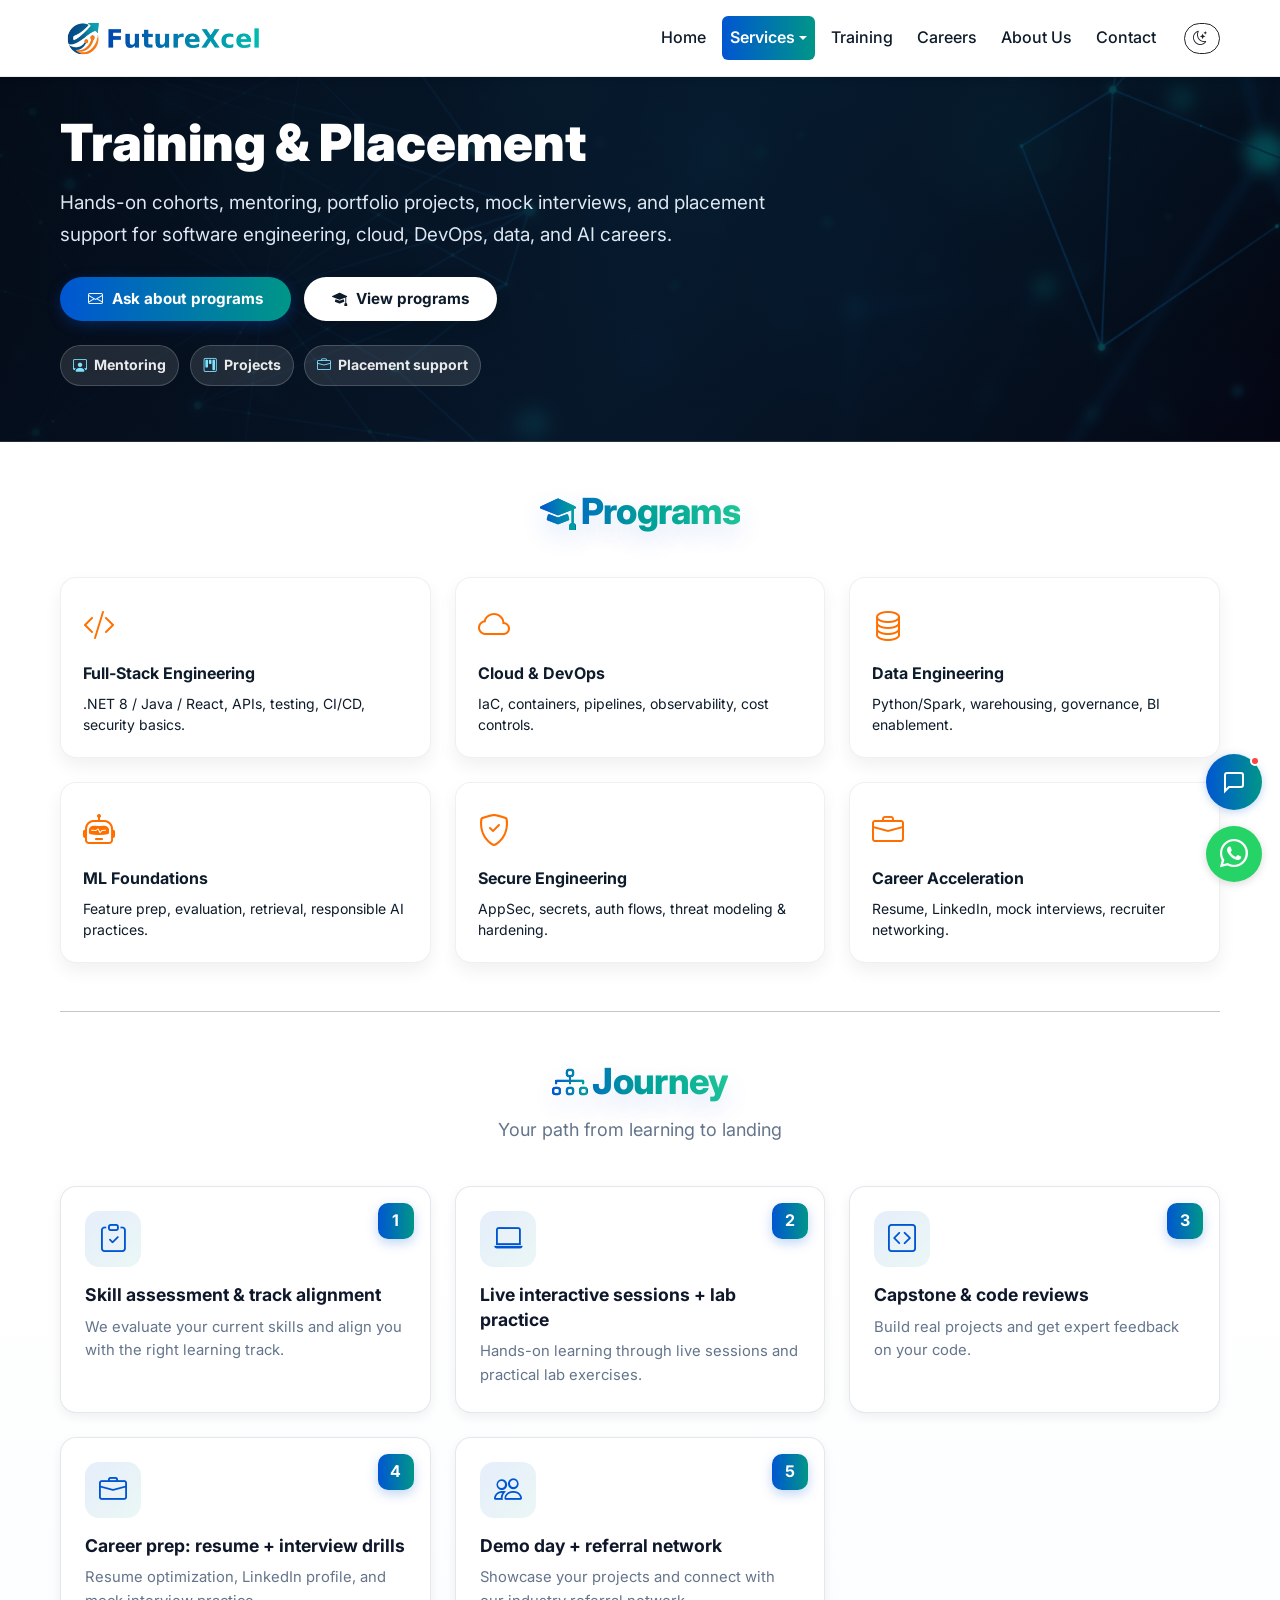
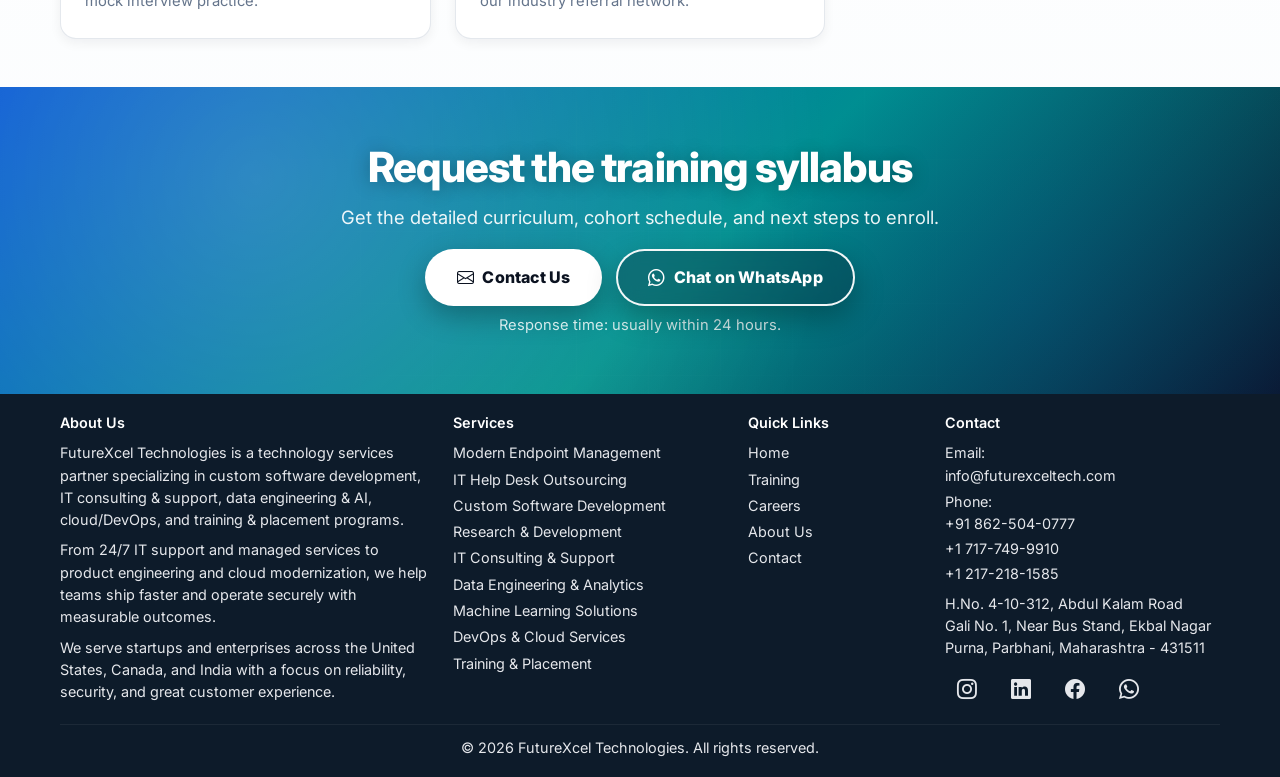
<file: services-training.html>
<!DOCTYPE html>
<html lang="en">

<head>
  <meta charset="UTF-8" />
  <meta http-equiv="Content-Type" content="text/html; charset=UTF-8" />
  <meta name="viewport" content="width=device-width,initial-scale=1" />
  <meta name="description"
    content="FutureXcel Technologies - Training & Placement Services: cohort programs, mentoring, mock interviews, career acceleration." />
  <meta name="keywords"
    content="training programs, placement services, career training, IT training, professional development, FutureXcel" />
  <meta name="author" content="FutureXcel Technologies" />
  <title>Training & Placement | FutureXcel Technologies</title>
  <meta name="theme-color" content="#0d1b2a" />
  <!-- Favicon -->
  <link rel="icon" type="image/png" href="./Favico.png" />
  <link rel="preconnect" href="https://fonts.googleapis.com">
  <link rel="preconnect" href="https://fonts.gstatic.com" crossorigin>
  <link href="https://fonts.googleapis.com/css2?family=Inter:wght@300;400;500;600;700;800&display=swap"
    rel="stylesheet">

  <link href="https://cdn.jsdelivr.net/npm/bootstrap@5.3.2/dist/css/bootstrap.min.css" rel="stylesheet" />
  <link href="https://cdn.jsdelivr.net/npm/bootstrap-icons/font/bootstrap-icons.css" rel="stylesheet" />
  <link href="./styles.css" rel="stylesheet" />
  <style>
    /* Services-training page specific styles - common styles are in styles.css */

    .navbar {
      background: rgba(255, 255, 255, .95);
      box-shadow: 0 2px 6px rgba(0, 0, 0, .08);
      transition: background .3s, box-shadow .3s;
    }

    .navbar.scrolled {
      background: #fff;
      box-shadow: 0 4px 14px rgba(0, 0, 0, .12);
    }

    .navbar-brand img {
      height: 50px;
      width: auto;
      display: block;
      transition: filter .2s ease;
    }

    .navbar .navbar-toggler {
      border: 0;
    }

    .navbar .nav-link {
      color: #0d1b2a;
      padding: .55rem 1rem;
      margin: 0 .25rem;
      border-radius: 6px;
      transition: all .3s ease;
      font-weight: 500;
    }

    .navbar .nav-link:hover,
    .navbar .nav-link:focus {
      background: var(--fx-gradient);
      color: #fff !important;
      transform: translateY(-2px);
    }

    .navbar .nav-link.active {
      background: var(--fx-gradient);
      color: #fff !important;
      font-weight: 600;
    }

    .dropdown-menu {
      border-radius: 12px;
      padding: .6rem 0;
      border: 0;
      box-shadow: 0 10px 28px rgba(0, 0, 0, .12);
      animation: fadeDown .25s ease;
    }

    .dropdown-item {
      padding: .55rem 1.1rem;
      transition: all .18s ease;
    }

    .dropdown-item:hover {
      background: var(--fx-gradient);
      color: #fff;
      padding-left: 1.45rem;
    }

    .dropdown-item.active {
      background: var(--fx-gradient);
      color: #fff !important;
      font-weight: 600;
      padding-left: 1.45rem
    }

    @keyframes fadeDown {
      from {
        opacity: 0;
        transform: translateY(-8px);
      }

      to {
        opacity: 1;
        transform: translateY(0);
      }
    }

    /* Remove all nav underlines */
    .navbar .nav-link,
    .navbar .nav-link:hover,
    .navbar .nav-link:focus,
    .navbar .dropdown-toggle,
    .navbar .dropdown-item {
      box-shadow: none !important;
      text-decoration: none !important;
    }

    /* Active dropdown fix: ensure Services not orange on home unless on sub-page */
    .navbar .dropdown-toggle.fx-active-sub {
      background: var(--fx-gradient);
      color: #fff !important;
      font-weight: 600;
    }

    /* Dark theme navbar */
    html.theme-dark .navbar,
    html.theme-dark .navbar.bg-white {
      background: rgba(10, 16, 28, .95) !important;
    }

    html.theme-dark .navbar .nav-link {
      color: #fff !important;
    }

    html.theme-dark .navbar-brand img {
      filter: brightness(0) invert(1);
    }

    /* Hero video carousel */
    .hero-wrap {
      position: relative;
      height: 48vh;
      min-height: 320px;
      overflow: hidden;
    }

    .hero-overlay {
      position: absolute;
      inset: 0;
      display: flex;
      flex-direction: column;
      align-items: center;
      justify-content: center;
      z-index: 2;
      padding: 0 16px;
      text-align: center;
      color: #fff;
      text-shadow: 2px 2px 8px rgba(0, 0, 0, .6);
    }

    .hero-title {
      font-weight: 800;
      font-size: clamp(1.8rem, 5vw, 3.25rem);
    }

    .hero-sub {
      font-size: clamp(.95rem, 2vw, 1.2rem);
      margin-top: .5rem;
    }

    #heroCarousel {
      max-height: 600px;
      overflow: hidden;
    }

    #heroCarousel .carousel-item video {
      width: 100%;
      height: 600px;
      object-fit: cover;
      background: black;
    }

    .section-title {
      font-weight: 800;
      font-size: clamp(1.6rem, 3vw, 2.2rem);
      margin-bottom: 1.2rem;
      background: var(--fx-gradient);
      -webkit-background-clip: text;
      -webkit-text-fill-color: transparent;
    }

    .train-card {
      background: #fff;
      border: 1px solid rgba(0, 0, 0, .06);
      border-radius: 16px;
      padding: 22px;
      box-shadow: 0 8px 18px rgba(0, 0, 0, .06);
      height: 100%;
      transition: .25s;
      display: flex;
      flex-direction: column;
    }

    .train-card:hover {
      transform: translateY(-6px);
      box-shadow: 0 12px 28px rgba(0, 0, 0, .12);
    }

    .train-card i {
      font-size: 2rem;
      color: var(--fx-orange);
      margin-bottom: .6rem;
    }

    /* Unified footer */
    footer {
      background: var(--fx-dark);
      color: #f1f5f9 !important;
      padding: 18px 0 !important;
    }

    footer h1,
    footer h2,
    footer h3,
    footer h4,
    footer h5,
    footer h6 {
      color: #ffffff !important;
    }

    footer h5 {
      margin-bottom: 8px !important;
      font-size: inherit !important;
    }

    footer p,
    footer span,
    footer div,
    footer address,
    footer .copyright,
    footer small,
    footer .text-muted {
      color: #e5e7eb !important;
      font-size: 0.9rem !important;
      line-height: 1.55 !important;
    }

    footer a {
      color: #e5e7eb !important;
      text-decoration: none;
      display: block;
      margin-bottom: 4px !important;
      font-size: 0.9rem !important;
      transition: color 0.2s ease;
    }

    footer a:hover {
      color: #fff !important;
      text-decoration: underline;
    }

    .footer-rule {
      border-color: rgba(255, 255, 255, .25) !important;
      margin: 1rem 0;
    }

    .copyright {
      font-size: .9rem;
    }

    footer address {
      margin-bottom: .5rem;
    }

    html.theme-dark body {
      background: #0b1220;
      color: #fff !important;
    }

    html.theme-dark .train-card {
      background: #0f1a2b;
      border-color: rgba(255, 255, 255, .06);
      box-shadow: 0 6px 18px rgba(0, 0, 0, .5);
    }

    html.theme-dark .section-title {
      -webkit-text-fill-color: #fff;
      color: #fff;
      background: none;
    }

    html.theme-dark footer {
      background: #070d18;
    }

    html.theme-dark .footer-rule {
      border-color: #2a3447;
    }

    /* ========== JOURNEY SECTION - Professional Design ========== */
    .journey-list {
      display: grid;
      grid-template-columns: 1fr;
      gap: 1.25rem;
      margin-bottom: 3rem;
    }

    @media (min-width: 768px) {
      .journey-list {
        grid-template-columns: repeat(2, 1fr);
        gap: 1.5rem;
      }
    }

    @media (min-width: 992px) {
      .journey-list {
        grid-template-columns: repeat(3, 1fr);
      }
    }

    .journey-item {
      background: #fff;
      border: 1px solid rgba(148, 163, 184, 0.25);
      border-radius: 16px;
      padding: 1.5rem;
      position: relative;
      transition: all 0.3s cubic-bezier(0.4, 0, 0.2, 1);
      box-shadow: 0 4px 12px rgba(15, 23, 42, 0.06);
      overflow: hidden;
    }

    .journey-item::before {
      content: "";
      position: absolute;
      top: 0;
      left: 0;
      right: 0;
      height: 4px;
      background: var(--fx-gradient);
      transform: scaleX(0);
      transform-origin: left;
      transition: transform 0.3s ease;
    }

    .journey-item:hover {
      transform: translateY(-6px);
      box-shadow: 0 12px 28px rgba(0, 86, 210, 0.12);
      border-color: rgba(0, 86, 210, 0.2);
    }

    .journey-item:hover::before {
      transform: scaleX(1);
    }

    .journey-number {
      position: absolute;
      top: 1rem;
      right: 1rem;
      width: 36px;
      height: 36px;
      border-radius: 10px;
      background: var(--fx-gradient);
      color: #fff;
      display: flex;
      align-items: center;
      justify-content: center;
      font-weight: 700;
      font-size: 1rem;
      box-shadow: 0 4px 12px rgba(0, 86, 210, 0.25);
      z-index: 2;
    }

    .journey-icon {
      width: 56px;
      height: 56px;
      border-radius: 14px;
      background: linear-gradient(135deg, rgba(0, 86, 210, 0.1), rgba(0, 150, 136, 0.08));
      display: flex;
      align-items: center;
      justify-content: center;
      margin-bottom: 1rem;
      transition: transform 0.3s ease;
    }

    .journey-icon i {
      font-size: 1.75rem;
      color: var(--fx-blue);
      transition: transform 0.3s ease;
    }

    .journey-item:hover .journey-icon {
      transform: scale(1.05);
      background: linear-gradient(135deg, rgba(0, 86, 210, 0.15), rgba(0, 150, 136, 0.12));
    }

    .journey-item:hover .journey-icon i {
      transform: scale(1.1);
    }

    .journey-content h5 {
      font-size: 1.1rem;
      font-weight: 700;
      color: #0f172a;
      margin-bottom: 0.5rem;
      line-height: 1.4;
    }

    .journey-content p {
      font-size: 0.925rem;
      color: #64748b;
      line-height: 1.6;
      margin: 0;
    }

    /* Dark mode styles */
    html.theme-dark .journey-item {
      background: #0f1a2b;
      border-color: rgba(255, 255, 255, 0.1);
      box-shadow: 0 4px 16px rgba(0, 0, 0, 0.3);
    }

    html.theme-dark .journey-item:hover {
      box-shadow: 0 12px 32px rgba(0, 86, 210, 0.2);
      border-color: rgba(0, 86, 210, 0.3);
    }

    html.theme-dark .journey-icon {
      background: linear-gradient(135deg, rgba(0, 86, 210, 0.2), rgba(0, 150, 136, 0.15));
    }

    html.theme-dark .journey-icon i {
      color: #60a5fa;
    }

    html.theme-dark .journey-content h5 {
      color: #e5e7eb;
    }

    html.theme-dark .journey-content p {
      color: #cbd5e1;
    }

    /* Mobile optimization */
    @media (max-width: 767px) {
      .journey-item {
        padding: 1.25rem;
      }

      .journey-icon {
        width: 48px;
        height: 48px;
      }

      .journey-icon i {
        font-size: 1.5rem;
      }

      .journey-number {
        width: 32px;
        height: 32px;
        font-size: 0.9rem;
        top: 0.75rem;
        right: 0.75rem;
      }

      .journey-content h5 {
        font-size: 1rem;
      }

      .journey-content p {
        font-size: 0.875rem;
      }
    }

    html.theme-dark .hero-overlay,
    html.theme-dark .hero-overlay .hero-title,
    html.theme-dark .hero-overlay .hero-sub {
      color: #fff !important;
    }

    /* Footer social icons layout fix: keep icons inline, compact, and consistent */
    footer .social {
      display: flex;
      align-items: center;
      gap: 10px;
      flex-wrap: wrap;
    }

    footer .social a {
      display: inline-flex !important;
      align-items: center;
      justify-content: center;
      width: 32px;
      height: 32px;
      border-radius: 50%;
      margin: 0;
      text-decoration: none;
    }

    footer .social a i {
      font-size: 1.25rem;
      line-height: 1;
      transition: transform .2s ease, filter .2s ease;
      will-change: transform, filter;
    }

    /* Hover: soft white glow + slight lift */
    footer .social a:hover i,
    footer .social a:focus-visible i {
      transform: translateY(-1px);
      filter:
        drop-shadow(0 0 4px rgba(255, 255, 255, 0.45)) drop-shadow(0 0 10px rgba(255, 255, 255, 0.35));
    }

    /* Stronger glow on dark footer backgrounds */
    footer[style],
    footer,
    html.theme-dark footer {
      --fx-footer-glow1: rgba(255, 255, 255, 0.55);
      --fx-footer-glow2: rgba(255, 255, 255, 0.40);
    }

    html.theme-dark footer .social a:hover i,
    html.theme-dark footer .social a:focus-visible i {
      filter:
        drop-shadow(0 0 5px var(--fx-footer-glow1)) drop-shadow(0 0 12px var(--fx-footer-glow2));
    }

    /* Accessibility: no motion */
    @media (prefers-reduced-motion: reduce) {
      footer .social a i {
        transition: none;
      }

      footer .social a:hover i,
      footer .social a:focus-visible i {
        transform: none;
      }
    }

    /* Ensure generic footer links don't force social icons to stack */
    footer a {
      margin-bottom: 4px !important;
      display: block;
    }

    footer .social a {
      display: inline-flex !important;
      margin-bottom: 0 !important;
    }

    /* ========== MOBILE OPTIMIZATION FOR 390x844 ========== */
    @media screen and (max-width: 991px) {
      body {
        font-size: 16px;
        line-height: 1.5;
      }

      .container {
        padding-left: 15px;
        padding-right: 15px;
      }

      .hero-wrap {
        min-height: 50vh;
        height: 50vh;
      }

      #heroCarousel {
        min-height: 50vh;
        height: 50vh;
      }

      #heroCarousel .carousel-item video {
        height: 50vh;
        min-height: 50vh;
      }

      .hero-overlay {
        padding: 0 12px;
      }

      .hero-title {
        font-size: clamp(1.6rem, 6vw, 2.2rem) !important;
        line-height: 1.2;
        margin-bottom: 0.75rem;
      }

      .hero-sub {
        font-size: clamp(0.85rem, 3vw, 1rem) !important;
        line-height: 1.5;
        padding: 0 8px;
      }

      .section-title {
        font-size: clamp(1.4rem, 4vw, 1.8rem);
        margin-bottom: 1rem;
      }

      .train-card {
        padding: 18px 16px;
        margin-bottom: 16px;
      }

      .train-card i {
        font-size: 1.75rem;
        margin-bottom: 0.75rem;
      }

      .train-card h6 {
        font-size: 1rem;
        margin-bottom: 0.5rem;
      }

      .train-card p {
        font-size: 0.875rem;
        line-height: 1.5;
      }

      footer {
        padding: 24px 0;
      }

      footer h5 {
        font-size: 1rem;
        margin-bottom: 8px;
      }

      footer p,
      footer a {
        font-size: 0.9rem;
      }
    }

    @media screen and (width: 390px) and (height: 844px),
    screen and (width: 390px) and (min-height: 800px),
    screen and (min-width: 390px) and (max-width: 428px) {
      .hero-wrap {
        min-height: auto !important;
        height: auto !important;
        max-height: none !important;
        overflow: visible !important;
        padding-bottom: 30px !important;
      }

      #heroCarousel {
        min-height: auto !important;
        height: auto !important;
        max-height: none !important;
      }

      #heroCarousel .carousel-item video {
        height: auto !important;
        min-height: auto !important;
      }

      .hero-overlay {
        padding: 0 16px 160px !important;
        position: relative !important;
        overflow: visible !important;
      }

      .hero-title {
        font-size: 1.9rem !important;
      }

      .hero-sub {
        font-size: 0.95rem !important;
      }

      .hero-actions {
        flex-direction: column !important;
        gap: 0.55rem !important;
        margin-top: 0.7rem !important;
        display: flex !important;
        width: 100% !important;
        visibility: visible !important;
        opacity: 1 !important;
      }

      .hero-actions a,
      .hero-actions .btn-pill {
        width: 100% !important;
        padding: 10px 16px !important;
        font-size: 0.84rem !important;
        min-height: 40px !important;
        display: flex !important;
        visibility: visible !important;
        opacity: 1 !important;
        flex-shrink: 0 !important;
      }

      .container {
        padding-left: 18px;
        padding-right: 18px;
      }

      .section-title {
        font-size: 1.65rem;
      }

      .train-card {
        padding: 20px 18px;
      }
    }

    @media screen and (max-width: 480px) {
      .hero-wrap {
        min-height: auto !important;
        height: auto !important;
        overflow: visible !important;
      }

      #heroCarousel .carousel-item video {
        height: auto !important;
        min-height: auto !important;
      }

      .hero-overlay {
        padding-bottom: 140px !important;
        overflow: visible !important;
      }

      .hero-actions {
        flex-direction: column !important;
        gap: 0.55rem !important;
        display: flex !important;
        width: 100% !important;
      }

      .hero-actions a,
      .hero-actions .btn-pill {
        width: 100% !important;
        padding: 10px 16px !important;
        font-size: 0.84rem !important;
        min-height: 40px !important;
      }

      .container {
        padding-left: 12px;
        padding-right: 12px;
      }

      .hero-title {
        font-size: 1.5rem !important;
      }

      .hero-sub {
        font-size: 0.85rem !important;
      }
    }

    /* Fix footer contact phone spacing */
    footer address.mb-0 {
      margin-bottom: 0.25rem !important;
      line-height: 1.4;
    }

    footer address.mb-0 a {
      display: inline-block;
      margin: 0;
      padding: 0;
      line-height: 1.4;
    }

    footer address.mb-0 br {
      line-height: 1.4;
    }
  </style>
</head>

<body>
  <nav class="navbar navbar-expand-lg navbar-light bg-white sticky-top" role="navigation">
    <div class="container">
      <a class="navbar-brand fw-bold" href="./index.html" aria-label="FutureXcel Home">
        <img src="./logo.png" alt="FutureXcel Technologies Logo" decoding="async" fetchpriority="high"
          loading="eager" data-logo-light="./logo.png" data-logo-dark="./logo.png" />
      </a>
      <button class="navbar-toggler" type="button" data-bs-toggle="collapse" data-bs-target="#navbarNav"
        aria-controls="navbarNav" aria-expanded="false" aria-label="Toggle navigation"><span class="navbar-toggler-icon"></span></button>
      <div id="navbarNav" class="collapse navbar-collapse justify-content-end">
        <ul class="navbar-nav fw-semibold">
          <li class="nav-item"><a class="nav-link" href="./index.html">Home</a></li>
          <li class="nav-item dropdown">
            <a class="nav-link dropdown-toggle" href="#" id="servicesDropdown" role="button" data-bs-toggle="dropdown"
              aria-expanded="false">Services</a>
            <ul class="dropdown-menu shadow border-0 rounded-3" aria-labelledby="servicesDropdown">
              <li><a class="dropdown-item" href="./services-endpoint.html">Modern Endpoint Management</a></li>
              <li><a class="dropdown-item" href="./services-helpdesk.html">IT Help Desk Outsourcing</a></li>
              <li><a class="dropdown-item" href="./services-software.html">Custom Software Development</a></li>
              <li><a class="dropdown-item" href="./services-research.html">Research &amp; Development</a></li>
              <li><a class="dropdown-item" href="./services-consulting.html">IT Consulting &amp; Support</a></li>
              <li><a class="dropdown-item" href="./services-data.html">Data Engineering &amp; Analytics</a></li>
              <li><a class="dropdown-item" href="./services-ml.html">Machine Learning Solutions</a></li>
              <li><a class="dropdown-item" href="./services-cloud.html">DevOps &amp; Cloud Services</a></li>
              <li><a class="dropdown-item" href="./services-training.html">Training &amp; Placement</a></li>
            </ul>
          </li>
          <li class="nav-item"><a class="nav-link" href="./training.html">Training</a></li>
          <li class="nav-item"><a class="nav-link" href="./careers.html">Careers</a></li>
          <li class="nav-item"><a class="nav-link" href="./about.html">About Us</a></li>
          <li class="nav-item"><a class="nav-link" href="./contact.html">Contact</a></li>
        </ul>
        <div class="d-flex align-items-center ms-lg-3 mt-2 mt-lg-0">
          <button id="themeToggle" class="btn btn-sm btn-outline-dark rounded-pill d-inline-flex align-items-center"
            type="button" aria-pressed="false" title="Toggle dark mode">
            <i class="bi bi-moon-stars me-1" aria-hidden="true"></i><span class="visually-hidden">Toggle dark
              mode</span>
          </button>
        </div>
      </div>
    </div>
  </nav>

  <header class="service-hero" aria-labelledby="serviceHeroTitle">
    <div class="container">
      <div class="service-hero__content">
        <h1 id="serviceHeroTitle" class="service-hero__title">Training &amp; Placement</h1>
        <p class="service-hero__lead">Hands-on cohorts, mentoring, portfolio projects, mock interviews, and placement
          support for software engineering, cloud, DevOps, data, and AI careers.</p>
        <div class="service-hero__actions">
          <a class="btn-pill btn-brand" href="./contact.html"><i class="bi bi-envelope"></i> Ask about programs</a>
          <a class="btn-pill btn-contrast" href="#programs"><i class="bi bi-mortarboard-fill"></i> View programs</a>
        </div>
        <div class="service-hero__meta" aria-label="Service highlights">
          <span><i class="bi bi-person-workspace"></i> Mentoring</span>
          <span><i class="bi bi-kanban"></i> Projects</span>
          <span><i class="bi bi-briefcase"></i> Placement support</span>
        </div>
      </div>
    </div>
  </header>

  <main class="py-5">
    <div class="container">
      <div class="text-center mb-4">
        <h2 id="programs" class="section-title"><i class="bi bi-mortarboard-fill me-2"></i>Programs</h2>
      </div>
      <div class="row g-4">
        <div class="col-md-4">
          <div class="train-card"><i class="bi bi-code-slash"></i>
            <h6 class="fw-bold">Full-Stack Engineering</h6>
            <p class="small mb-0">.NET 8 / Java / React, APIs, testing, CI/CD, security basics.</p>
          </div>
        </div>
        <div class="col-md-4">
          <div class="train-card"><i class="bi bi-cloud"></i>
            <h6 class="fw-bold">Cloud &amp; DevOps</h6>
            <p class="small mb-0">IaC, containers, pipelines, observability, cost controls.</p>
          </div>
        </div>
        <div class="col-md-4">
          <div class="train-card"><i class="bi bi-database"></i>
            <h6 class="fw-bold">Data Engineering</h6>
            <p class="small mb-0">Python/Spark, warehousing, governance, BI enablement.</p>
          </div>
        </div>
        <div class="col-md-4">
          <div class="train-card"><i class="bi bi-robot"></i>
            <h6 class="fw-bold">ML Foundations</h6>
            <p class="small mb-0">Feature prep, evaluation, retrieval, responsible AI practices.</p>
          </div>
        </div>
        <div class="col-md-4">
          <div class="train-card"><i class="bi bi-shield-check"></i>
            <h6 class="fw-bold">Secure Engineering</h6>
            <p class="small mb-0">AppSec, secrets, auth flows, threat modeling & hardening.</p>
          </div>
        </div>
        <div class="col-md-4">
          <div class="train-card"><i class="bi bi-briefcase"></i>
            <h6 class="fw-bold">Career Acceleration</h6>
            <p class="small mb-0">Resume, LinkedIn, mock interviews, recruiter networking.</p>
          </div>
        </div>
      </div>
      <hr class="my-5" />
      <div class="text-center mb-5">
        <h2 class="section-title"><i class="bi bi-diagram-3 me-2"></i>Journey</h2>
        <p class="section-sub mt-2">Your path from learning to landing</p>
      </div>
      <div class="journey-list">
        <div class="journey-item">
          <div class="journey-number">1</div>
          <div class="journey-icon"><i class="bi bi-clipboard-check"></i></div>
          <div class="journey-content">
            <h5>Skill assessment & track alignment</h5>
            <p>We evaluate your current skills and align you with the right learning track.</p>
          </div>
        </div>
        <div class="journey-item">
          <div class="journey-number">2</div>
          <div class="journey-icon"><i class="bi bi-laptop"></i></div>
          <div class="journey-content">
            <h5>Live interactive sessions + lab practice</h5>
            <p>Hands-on learning through live sessions and practical lab exercises.</p>
          </div>
        </div>
        <div class="journey-item">
          <div class="journey-number">3</div>
          <div class="journey-icon"><i class="bi bi-code-square"></i></div>
          <div class="journey-content">
            <h5>Capstone & code reviews</h5>
            <p>Build real projects and get expert feedback on your code.</p>
          </div>
        </div>
        <div class="journey-item">
          <div class="journey-number">4</div>
          <div class="journey-icon"><i class="bi bi-briefcase"></i></div>
          <div class="journey-content">
            <h5>Career prep: resume + interview drills</h5>
            <p>Resume optimization, LinkedIn profile, and mock interview practice.</p>
          </div>
        </div>
        <div class="journey-item">
          <div class="journey-number">5</div>
          <div class="journey-icon"><i class="bi bi-people"></i></div>
          <div class="journey-content">
            <h5>Demo day + referral network</h5>
            <p>Showcase your projects and connect with our industry referral network.</p>
          </div>
        </div>
      </div>
    </div>

    <!-- CTA (Unified across all pages) -->
    <section class="fx-cta" aria-labelledby="fx-cta-title">
      <div class="container">
        <div class="fx-cta__inner">
          <h2 id="fx-cta-title">Request the training syllabus</h2>
          <p class="fx-cta__lead">Get the detailed curriculum, cohort schedule, and next steps to enroll.</p>
          <div class="fx-cta__actions">
            <a href="./contact.html" class="btn-cta btn-cta--primary"><i class="bi bi-envelope"></i> Contact Us</a>
            <a href="https://wa.me/917822865734?text=Hi%20FutureXcel%2C%20I%27m%20interested%20in%20your%20services."
              target="_blank" rel="noopener noreferrer" class="btn-cta btn-cta--secondary"><i
                class="bi bi-whatsapp"></i> Chat on WhatsApp</a>
          </div>
          <p class="fx-cta__note">Response time: usually within 24 hours.</p>
        </div>
      </div>
    </section>
  </main>

  <!-- Footer -->
  <footer id="contact">
    <div class="container">
      <div class="row g-4 align-items-start">
        <div class="col-md-4">
          <h5>About Us</h5>
          <p class="mb-2">FutureXcel Technologies is a technology services partner specializing in custom software
            development, IT consulting &amp; support, data engineering &amp; AI, cloud/DevOps, and training &amp;
            placement programs.</p>
          <p class="mb-2">From 24/7 IT support and managed services to product engineering and cloud modernization, we
            help teams ship faster and operate securely with measurable outcomes.</p>
          <p class="mb-0">We serve startups and enterprises across the United States, Canada, and India with a focus on
            reliability, security, and great customer experience.</p>
        </div>

        <div class="col-md-3">
          <h5>Services</h5>
          <a href="./services-endpoint.html">Modern Endpoint Management</a>
          <a href="./services-helpdesk.html">IT Help Desk Outsourcing</a>
          <a href="./services-software.html">Custom Software Development</a>
          <a href="./services-research.html">Research &amp; Development</a>
          <a href="./services-consulting.html">IT Consulting &amp; Support</a>
          <a href="./services-data.html">Data Engineering &amp; Analytics</a>
          <a href="./services-ml.html">Machine Learning Solutions</a>
          <a href="./services-cloud.html">DevOps &amp; Cloud Services</a>
          <a href="./services-training.html">Training &amp; Placement</a>
        </div>

        <div class="col-md-2">
          <h5>Quick Links</h5>
          <a href="./index.html">Home</a>
          <a href="./training.html">Training</a>
          <a href="./careers.html">Careers</a>
          <a href="./about.html">About Us</a>
          <a href="./contact.html">Contact</a>
          <hr class="footer-rule d-md-none" aria-hidden="true" />
        </div>

        <div class="col-md-3">
          <h5>Contact</h5>
          <address class="mb-1">Email: <a href="mailto:info@futurexceltech.com">info@futurexceltech.com</a></address>
          <address class="mb-0">Phone:<br>
            <a href="tel:+918625040777">+91 862-504-0777</a><br>
            <a href="tel:+17177499910">+1 717-749-9910</a><br>
            <a href="tel:+12172181585">+1 217-218-1585</a>
          </address>
          <address class="mb-2">H.No. 4-10-312, Abdul Kalam Road<br>Gali No. 1, Near Bus Stand, Ekbal Nagar<br>Purna, Parbhani, Maharashtra - 431511</address>
          <div class="social mt-2" aria-label="Social links">
            <a href="https://www.instagram.com/futurexcel_technologies/#" target="_blank" rel="noopener noreferrer"
              aria-label="Instagram"><i class="bi bi-instagram"></i></a>
            <a href="https://www.linkedin.com/company/futurexcel-technologies/" target="_blank"
              rel="noopener noreferrer" aria-label="LinkedIn"><i class="bi bi-linkedin"></i></a>
            <a href="https://www.facebook.com/share/16yvQLBep4/" target="_blank" rel="noopener noreferrer"
              aria-label="Facebook"><i class="bi bi-facebook"></i></a>
            <a href="https://wa.me/917822865734?text=Hi%20FutureXcel%2C%20I%27m%20interested%20in%20your%20services."
              target="_blank" rel="noopener noreferrer" aria-label="WhatsApp"><i class="bi bi-whatsapp"></i></a>
          </div>
        </div>
      </div>

      <hr class="footer-rule" />
      <p class="text-center mb-0 copyright">&copy; <span id="year"></span> FutureXcel Technologies. All rights reserved.
      </p>
    </div>
  </footer>



  <!-- WhatsApp Float Button -->
  <a class="whatsapp-float"
    href="https://wa.me/917822865734?text=Hi%20FutureXcel%2C%20I'm%20interested%20in%20Training%20and%20Placement%20programs."
    target="_blank" rel="noopener noreferrer" aria-label="Chat on WhatsApp"><i class="bi bi-whatsapp fs-3"></i></a>

  <script defer src="https://cdn.jsdelivr.net/npm/bootstrap@5.3.2/dist/js/bootstrap.bundle.min.js"></script>
  <script defer src="./main.js"></script>
  
  <!-- Chatbot Integration -->
  <link rel="stylesheet" href="./chatbot.css">
  <script src="./chatbot.js"></script>
  
  <script>
    // Theme toggle, navbar, and other functionality is handled by main.js
    // Only page-specific scripts go here
    document.addEventListener('DOMContentLoaded', function () {
      // Carousel (respect reduced motion)
      const reduceMotion = window.matchMedia('(prefers-reduced-motion: reduce)').matches;
      const carouselEl = document.getElementById('heroCarousel');
      if (carouselEl && window.bootstrap) {
        const instance = bootstrap.Carousel.getOrCreateInstance(carouselEl, {
          interval: reduceMotion ? false : 4000,
          ride: reduceMotion ? false : 'carousel'
        });
        if (reduceMotion) instance.pause();
        carouselEl.querySelectorAll('video').forEach(v => {
          v.addEventListener('ended', () => instance.next());
        });
      }

      // Year update is handled by main.js, but keeping this as fallback
      const yearEl = document.getElementById('year');
      if (yearEl && !yearEl.textContent) {
        yearEl.textContent = new Date().getFullYear();
      }
    });
  </script>
</body>

</html>
</file>
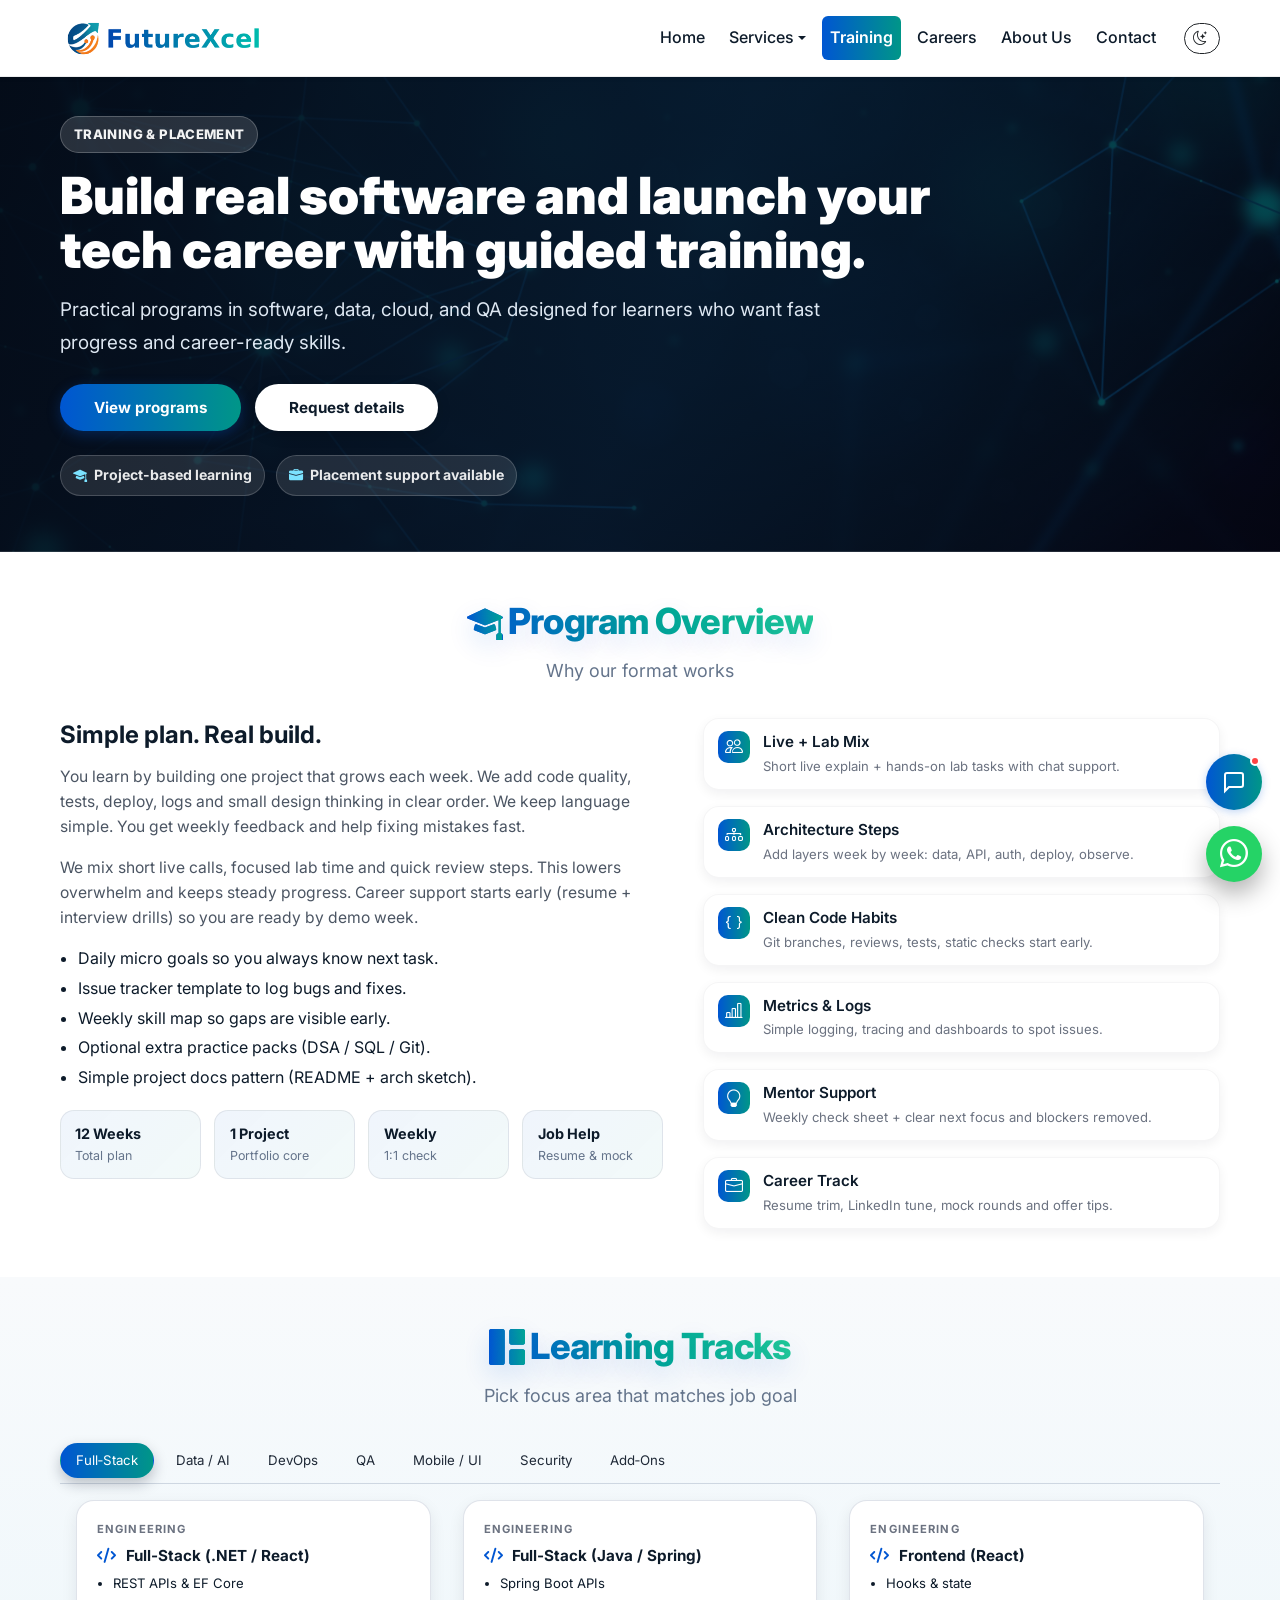
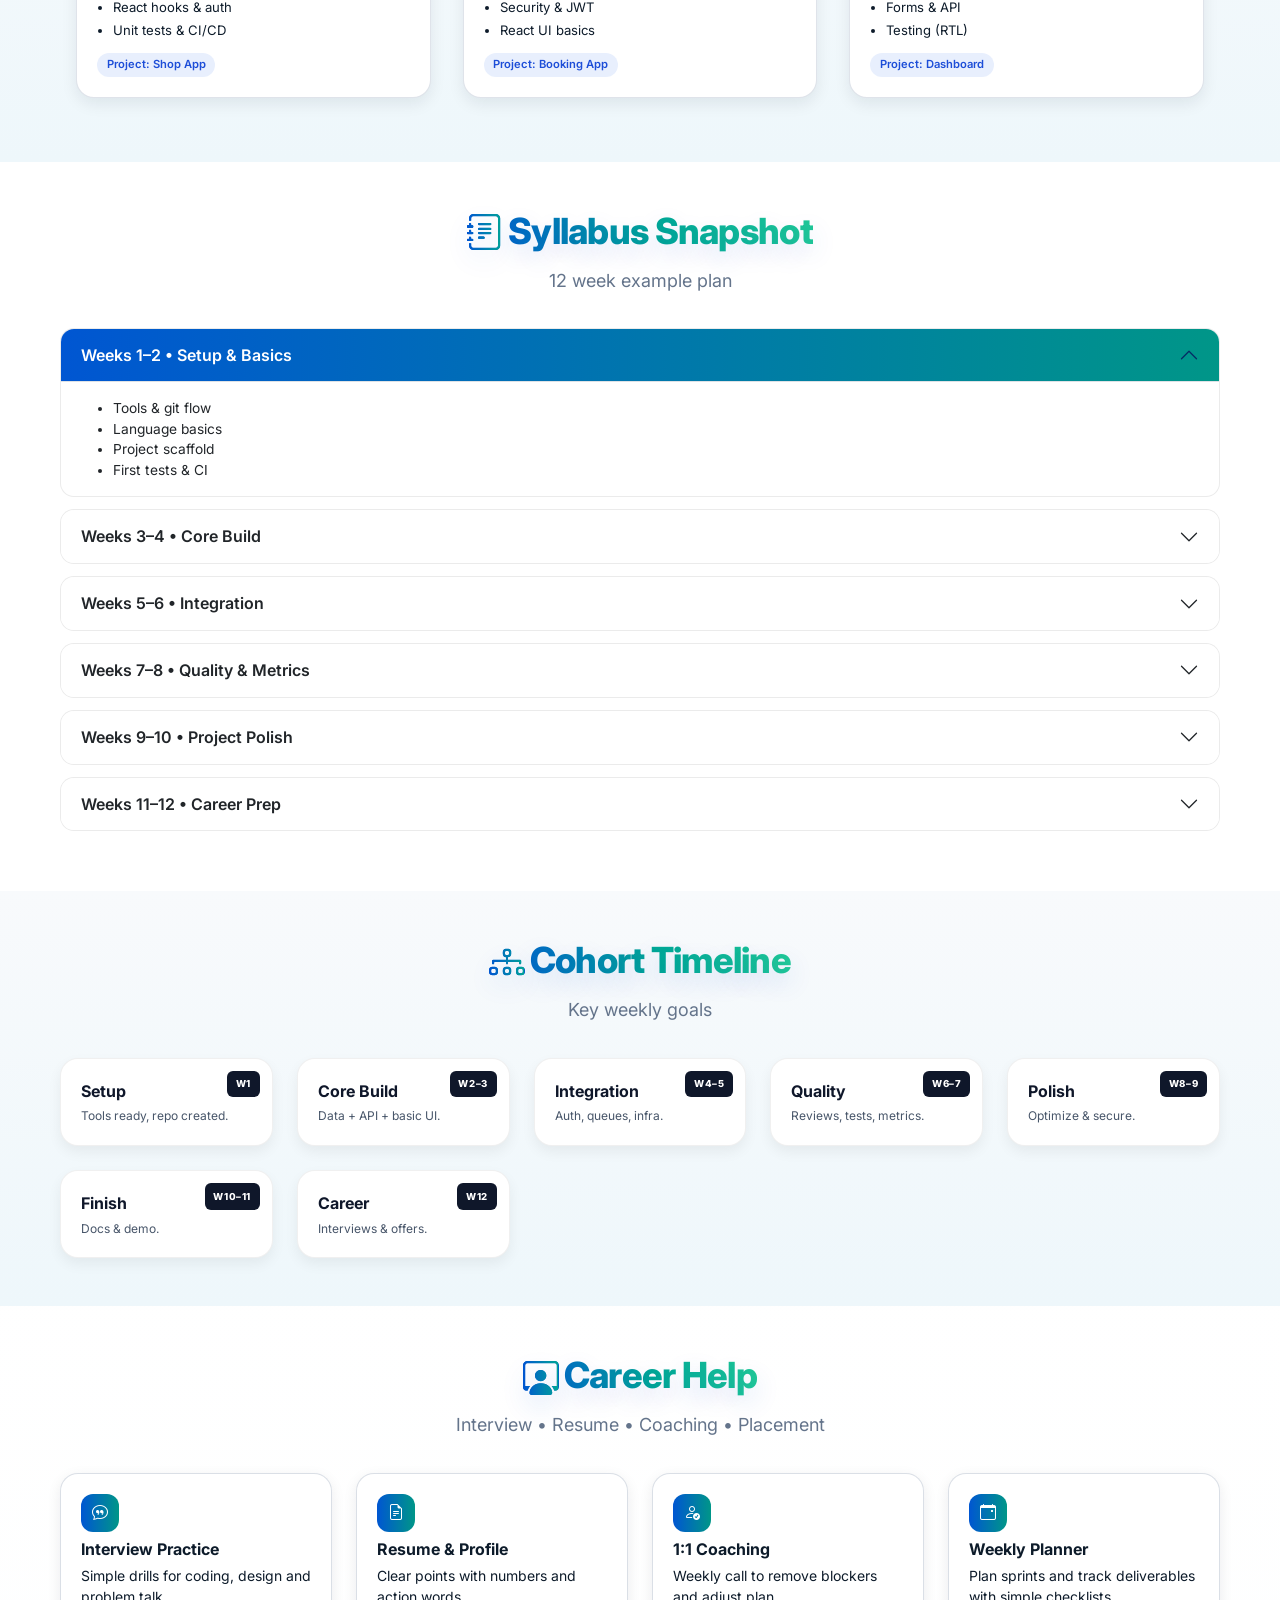
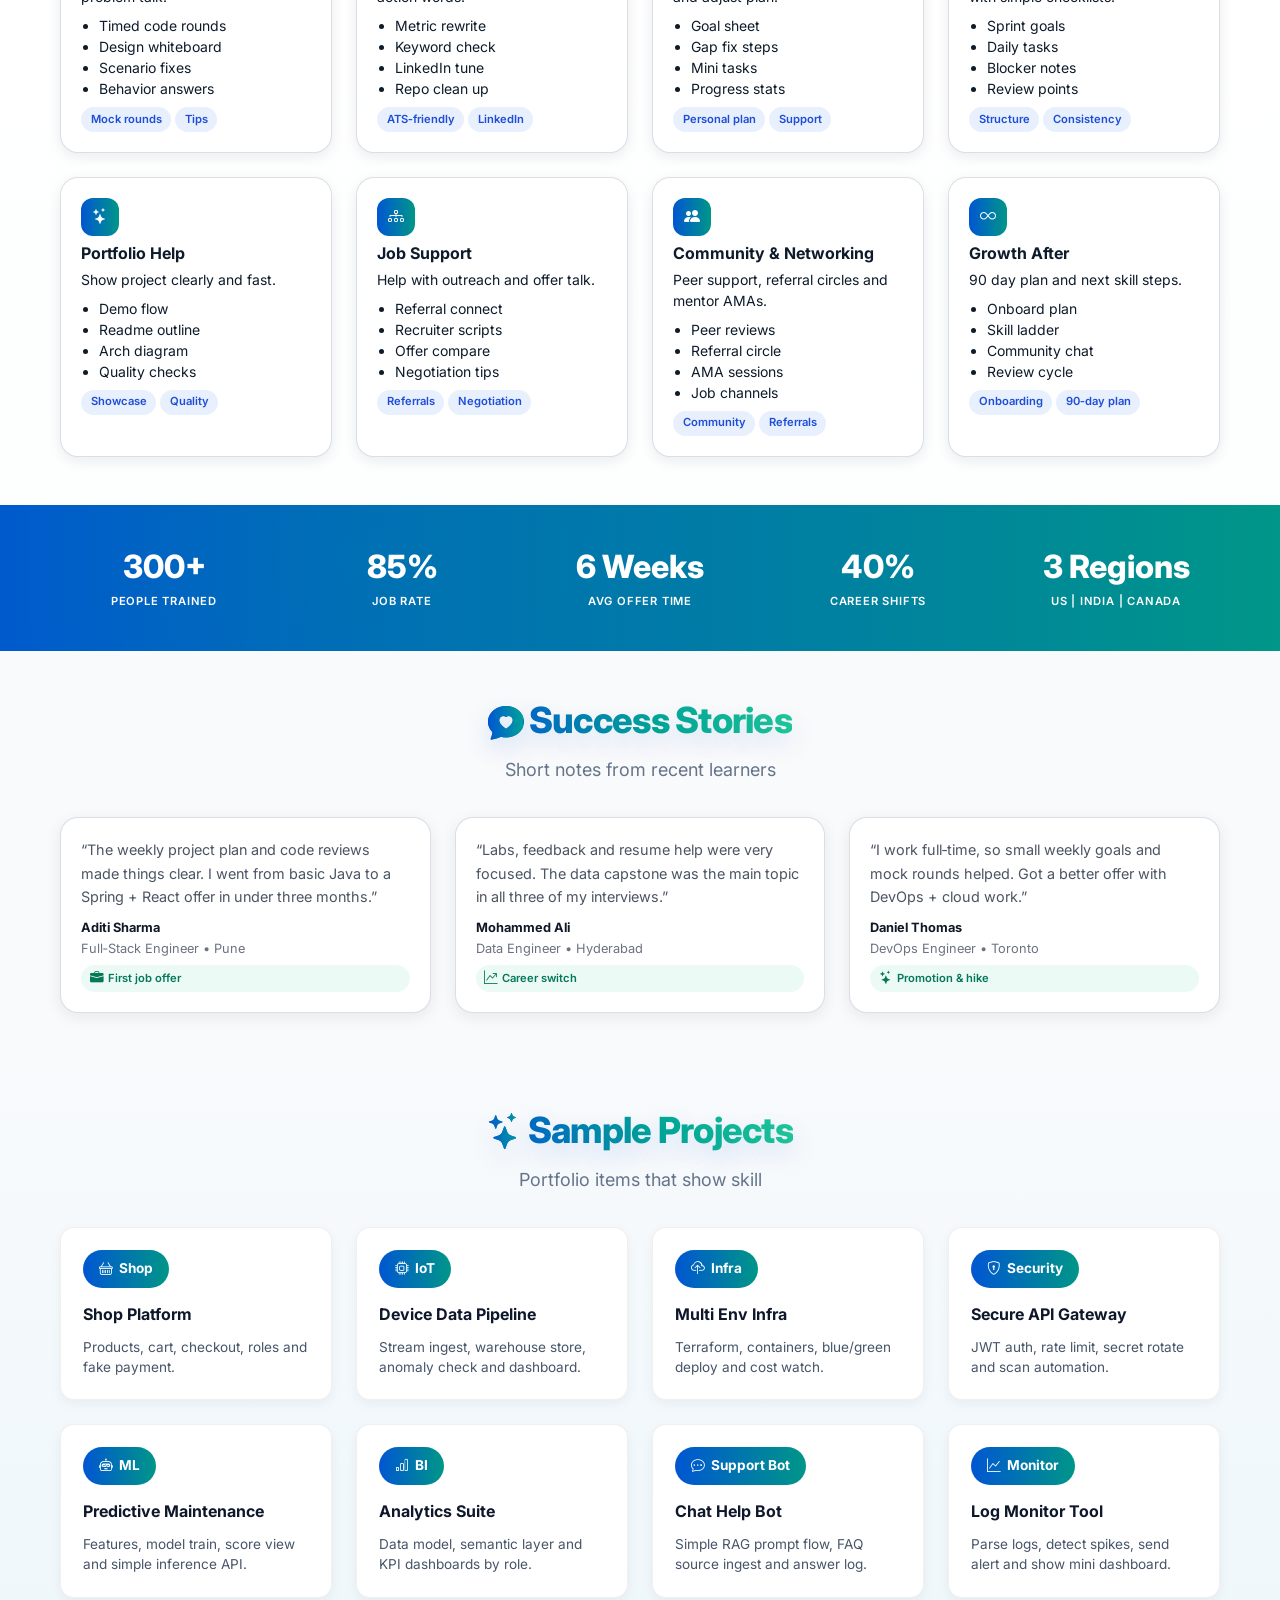
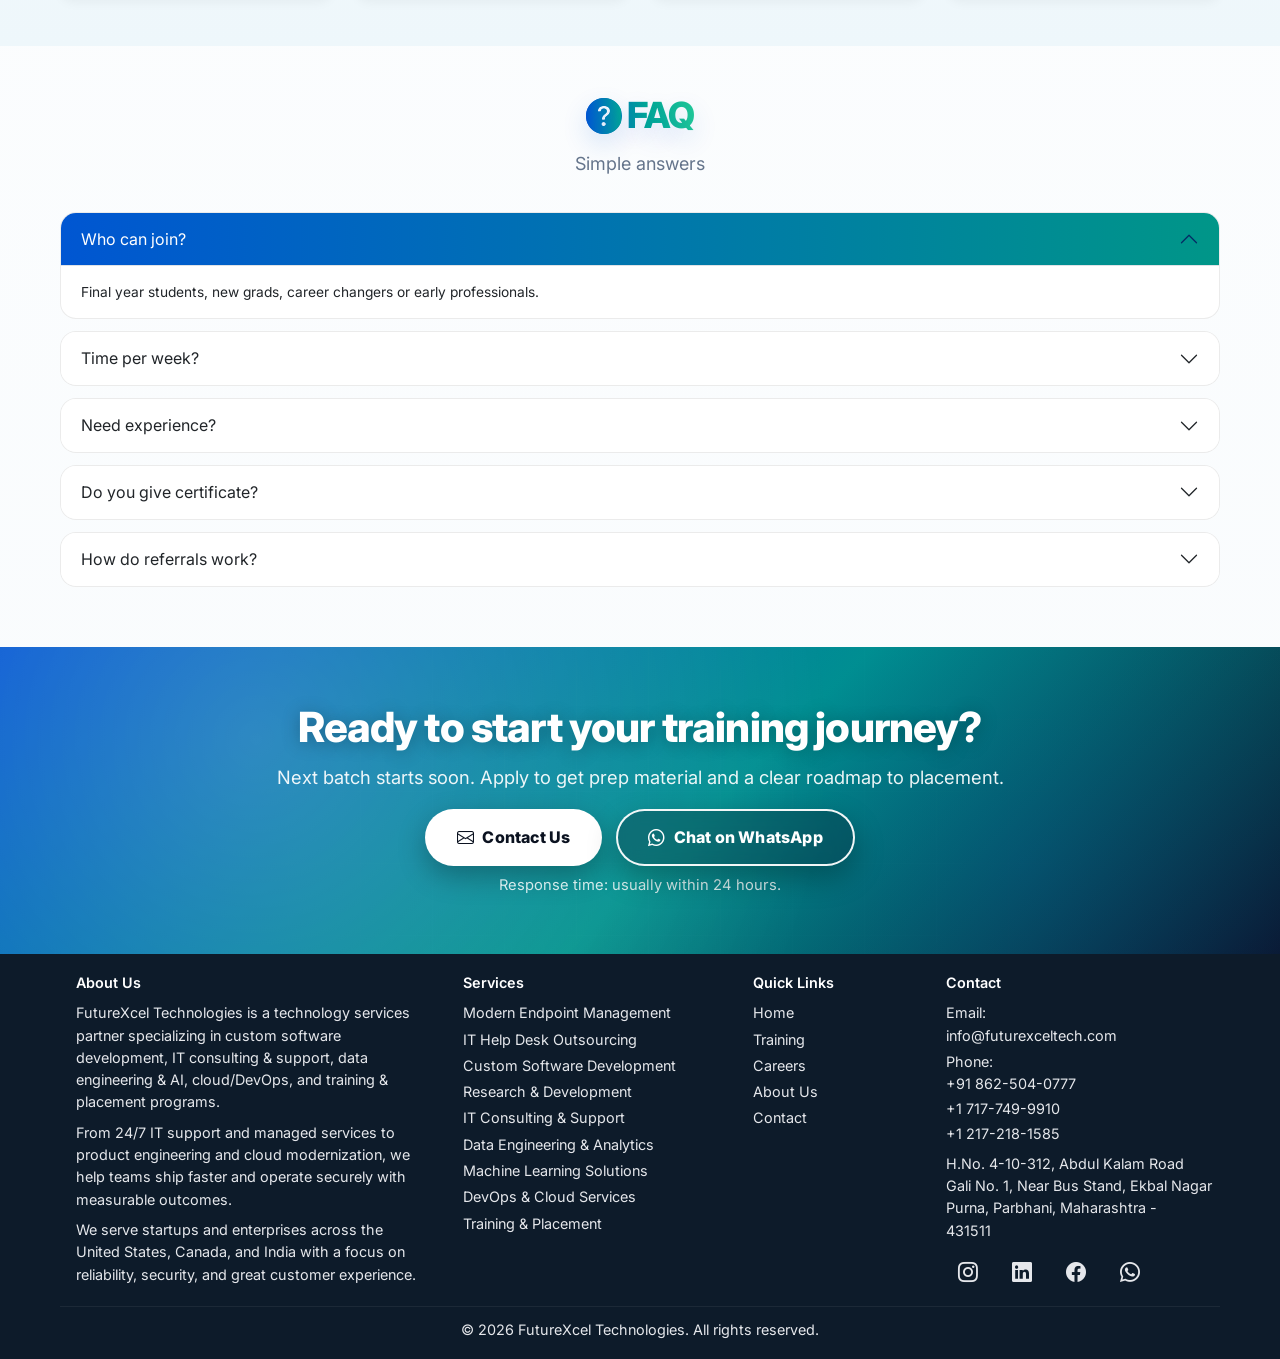
<file: training.html>
<!-- /index.html (reviewed & fixed) -->
<!DOCTYPE html>
<html lang="en">

<head>
  <meta charset="UTF-8" />
  <meta name="viewport" content="width=device-width, initial-scale=1" />
  <meta name="description"
    content="FutureXcel Training & Placement - practical cohort programs: Full-Stack, Data, Cloud/DevOps, QA Automation, AI/ML with simple teaching and job support." />
  <meta name="keywords"
    content="IT training programs, placement services, full-stack development training, data science training, cloud DevOps training, FutureXcel" />
  <meta name="author" content="FutureXcel Technologies" />
  <meta name="theme-color" content="#0d1b2a" />
  <meta name="color-scheme" content="light dark" />
  <title>Training | FutureXcel Technologies</title>
  <link rel="preconnect" href="https://cdn.jsdelivr.net" crossorigin>
  <link rel="preconnect" href="https://cdnjs.cloudflare.com" crossorigin>
  <link rel="preconnect" href="https://fonts.googleapis.com">
  <link rel="preconnect" href="https://fonts.gstatic.com" crossorigin>
  <link href="https://fonts.googleapis.com/css2?family=Inter:wght@300;400;500;600;700;800&display=swap"
    rel="stylesheet">

  <!-- Favicon -->
  <link rel="icon" type="image/png" href="./Favico.png" />
  <link href="https://cdn.jsdelivr.net/npm/bootstrap@5.3.2/dist/css/bootstrap.min.css" rel="stylesheet" />
  <link href="https://cdn.jsdelivr.net/npm/bootstrap-icons/font/bootstrap-icons.css" rel="stylesheet" />
  <link href="https://cdnjs.cloudflare.com/ajax/libs/font-awesome/6.4.0/css/all.min.css" rel="stylesheet" />
  <link href="./styles.css" rel="stylesheet" />
  <style>
    /* Training page specific styles - common styles are in styles.css */

    /* Consistent section spacing and container alignment */
    section {
      position: relative;
      width: 100%;
      overflow-x: hidden;
    }

    .container {
      max-width: 1200px;
      margin-left: auto;
      margin-right: auto;
      padding-left: clamp(15px, 4vw, 20px);
      padding-right: clamp(15px, 4vw, 20px);
      width: 100%;
      box-sizing: border-box;
    }

    /* Consistent section padding */
    section.py-5 {
      padding-top: clamp(3rem, 6vw, 4rem);
      padding-bottom: clamp(3rem, 6vw, 4rem);
    }

    .skip-link {
      position: absolute;
      left: -999px;
      top: auto;
      width: 1px;
      height: 1px;
      overflow: hidden
    }

    .skip-link:focus {
      position: fixed;
      left: 10px;
      top: 10px;
      z-index: 2000;
      padding: .5rem 1rem;
      background: #000;
      color: #fff;
      border-radius: 8px
    }

    .navbar {
      position: fixed !important;
      top: 0 !important;
      left: 0 !important;
      right: 0 !important;
      width: 100% !important;
      z-index: 9999 !important;
      background: rgba(255, 255, 255, .95);
      box-shadow: 0 2px 6px rgba(0, 0, 0, .08);
      transition: background .3s, box-shadow .3s
    }

    .navbar.scrolled {
      background: #fff;
      box-shadow: 0 4px 14px rgba(0, 0, 0, .12)
    }

    .navbar-brand img {
      height: 50px;
      width: auto;
      display: block;
      transition: filter .2s
    }

    .navbar .nav-link {
      color: #0d1b2a;
      padding: .55rem 1rem;
      margin: 0 .25rem;
      border-radius: 6px;
      transition: all .3s;
      font-weight: 500;
      text-decoration: none !important
    }

    .navbar .nav-link:hover,
    .navbar .nav-link:focus {
      background: var(--fx-gradient);
      color: #fff !important;
      transform: translateY(-2px)
    }

    .navbar .nav-link.active {
      background: var(--fx-gradient);
      color: #fff !important;
      font-weight: 600
    }

    .dropdown-menu {
      border-radius: 12px;
      padding: .6rem 0;
      border: 0;
      box-shadow: 0 10px 28px rgba(0, 0, 0, .12);
      animation: fadeDown .25s ease;
      z-index: 10000 !important;
    }

    .dropdown-item {
      padding: .55rem 1.1rem;
      transition: all .18s ease;
      text-decoration: none !important
    }

    .dropdown-item:hover {
      background: var(--fx-gradient);
      color: #fff;
      padding-left: 1.45rem
    }

    .dropdown-item.active {
      background: var(--fx-gradient);
      color: #fff !important;
      font-weight: 600;
      padding-left: 1.45rem
    }

    @keyframes fadeDown {
      from {
        opacity: 0;
        transform: translateY(-8px)
      }

      to {
        opacity: 1;
        transform: translateY(0)
      }
    }

    .hero-train {
      position: relative;
      min-height: 50vh;
      display: flex;
      align-items: center;
      overflow: hidden
    }

    #heroCarousel {
      position: absolute;
      inset: 0;
      z-index: 0;
      max-height: 100%;
      overflow: hidden;
    }

    #heroCarousel .carousel-item {
      height: 100%;
    }

    #heroCarousel .carousel-item video {
      width: 100%;
      height: 100%;
      object-fit: cover;
      background: black;
      filter: brightness(.5);
    }

    .hero-train::after {
      content: "";
      position: absolute;
      inset: 0;
      background: linear-gradient(115deg, rgba(0, 86, 210, .85) 0%, rgba(0, 150, 136, .55) 40%, rgba(13, 27, 42, .9) 100%);
      mix-blend-mode: overlay;
      z-index: 1;
    }

    .hero-train .inner {
      position: relative;
      z-index: 2;
      color: #fff;
      padding: 80px 0 70px
    }

    /* Ensure all text in hero-train is white, but exclude buttons */
    .hero-train h1,
    .hero-train h2,
    .hero-train h3,
    .hero-train h4,
    .hero-train h5,
    .hero-train h6,
    .hero-train p,
    .hero-train .lead {
      color: #ffffff !important;
    }

    /* Ensure btn-contrast in hero has dark text on white background - override any white text rules */
    .hero-train .btn-contrast,
    .hero-train .btn-pill.btn-contrast {
      color: #0d1b2a !important;
      background: #ffffff !important;
    }

    .hero-train .btn-contrast *,
    .hero-train .btn-pill.btn-contrast *,
    .hero-train .btn-contrast i,
    .hero-train .btn-pill.btn-contrast i {
      color: #0d1b2a !important;
    }

    .hero-train .btn-contrast:hover,
    .hero-train .btn-pill.btn-contrast:hover {
      color: #0d1b2a !important;
      background: #f8f9fa !important;
    }

    .hero-train .btn-contrast:hover *,
    .hero-train .btn-pill.btn-contrast:hover *,
    .hero-train .btn-contrast:hover i,
    .hero-train .btn-pill.btn-contrast:hover i {
      color: #0d1b2a !important;
    }

    .hero-train h1 {
      font-weight: 800;
      font-size: clamp(2.2rem, 2rem + 2.4vw, 3.4rem);
      line-height: 1.08;
      color: #ffffff !important;
    }

    .hero-train p.lead {
      max-width: 860px;
      font-size: clamp(1rem, 1rem + .4vw, 1.2rem);
      opacity: .95;
      color: #ffffff !important;
    }

      padding: .45rem .75rem;
      border-radius: 999px
    }

    .hero-actions {
      display: flex;
      flex-wrap: wrap;
      gap: 1rem;
      margin-top: 1.8rem
    }

    .btn-pill {
      display: inline-flex;
      align-items: center;
      gap: .55rem;
      border-radius: 999px;
      padding: 16px 34px;
      font-weight: 700;
      font-size: .95rem;
      text-decoration: none;
      line-height: 1;
      border: 0;
      position: relative;
      overflow: hidden;
      transition: transform .25s, filter .25s, box-shadow .25s
    }

    .btn-pill i {
      font-size: 1.1rem
    }

    /* Button Style 1: Primary Gradient (Blue to Teal) - Light Mode */
    .btn-brand {
      background: var(--fx-gradient);
      color: #fff;
      border: none;
      box-shadow: 0 4px 14px rgba(0, 86, 210, 0.3);
    }

    .btn-brand:hover {
      background: linear-gradient(90deg, #0066e6, #00a896);
      box-shadow: 0 6px 20px rgba(0, 86, 210, 0.4);
      transform: translateY(-2px);
    }

    .btn-brand i {
      color: #fff;
    }

    /* Button Style 2: White Background - Light Mode */
    .btn-contrast {
      background: #ffffff;
      color: #0d1b2a;
      border: none;
      box-shadow: 0 4px 14px rgba(0, 0, 0, 0.15);
    }

    .btn-contrast:hover {
      background: #f8f9fa;
      box-shadow: 0 6px 20px rgba(0, 0, 0, 0.25);
      transform: translateY(-2px);
    }

    .btn-contrast i {
      color: #0d1b2a;
    }

    /* Button Style 3: Transparent with White Border - Light Mode */
    .btn-outline {
      background: transparent;
      color: #fff;
      border: 2px solid rgba(255, 255, 255, 0.9);
      box-shadow: 0 4px 14px rgba(0, 0, 0, 0.2);
    }

    .btn-outline:hover {
      background: rgba(255, 255, 255, 0.1);
      border-color: #fff;
      box-shadow: 0 6px 20px rgba(0, 0, 0, 0.3);
      transform: translateY(-2px);
    }

    .btn-outline i {
      color: #fff;
    }

    .btn-pill:hover {
      transform: translateY(-5px);
      filter: brightness(1.07);
      box-shadow: 0 14px 34px rgba(0, 0, 0, .35)
    }

    .btn-pill:focus-visible {
      outline: 3px solid rgba(255, 255, 255, .6);
      outline-offset: 2px
    }

    .btn-pill::after {
      content: "";
      position: absolute;
      inset: 0;
      border-radius: inherit;
      padding: 2px;
      background: linear-gradient(135deg, rgba(255, 255, 255, .5), rgba(255, 255, 255, 0));
      -webkit-mask: linear-gradient(#fff 0 0) content-box, linear-gradient(#fff 0 0);
      -webkit-mask-composite: xor;
      mask: linear-gradient(#fff 0 0) content-box, linear-gradient(#fff 0 0);
      mask-composite: exclude;
      pointer-events: none;
      opacity: 0;
      transition: .35s
    }

    .btn-pill:hover::after {
      opacity: 1
    }

    /* Section titles/subtitles use shared `.section-title` / `.section-sub` from styles.css */

    .fxc-card {
      background: #fff;
      border: 1px solid rgba(0, 0, 0, .06);
      border-radius: 16px;
      padding: 22px;
      box-shadow: 0 8px 18px rgba(0, 0, 0, .06);
      height: 100%;
      transition: all 0.3s cubic-bezier(0.4, 0, 0.2, 1);
      position: relative;
      overflow: visible;
    }

    /* Mix of horizontal and vertical effects */
    .fxc-card:nth-child(odd)::before {
      content: "";
      position: absolute;
      top: 0;
      left: 0;
      width: 4px;
      height: 0;
      background: var(--fx-gradient);
      border-radius: 16px 0 0 16px;
      transition: height 0.3s ease;
    }

    .fxc-card:nth-child(even)::before {
      content: "";
      position: absolute;
      top: 0;
      left: 0;
      right: 0;
      height: 4px;
      background: var(--fx-gradient);
      border-radius: 16px 16px 0 0;
      transform: scaleX(0);
      transition: transform 0.3s ease;
    }

    .fxc-card:hover {
      border-color: rgba(0, 86, 210, 0.2);
      box-shadow: 0 8px 24px rgba(0, 86, 210, 0.08);
      transform: translateY(-4px);
    }

    .fxc-card:nth-child(odd):hover::before {
      height: 100%;
    }

    .fxc-card:nth-child(even):hover::before {
      transform: scaleX(1);
    }

    html.theme-dark .fxc-card {
      background: #101c2d;
      border-color: rgba(255, 255, 255, .08);
      box-shadow: 0 6px 18px rgba(0, 0, 0, .5)
    }

    html.theme-dark .fxc-card:hover {
      border-color: rgba(0, 86, 210, 0.3);
      box-shadow: 0 8px 24px rgba(0, 86, 210, 0.15);
    }

    .track-icon {
      width: 52px;
      height: 52px;
      border-radius: 14px;
      background: var(--fx-gradient);
      display: flex;
      align-items: center;
      justify-content: center;
      color: #fff;
      font-size: 1.3rem;
      box-shadow: 0 6px 14px rgba(0, 0, 0, .12);
      margin-bottom: .6rem
    }

    .syllabus-acc .accordion-button {
      font-weight: 600
    }

    .syllabus-acc .accordion-button:not(.collapsed) {
      background: var(--fx-gradient);
      color: #fff !important;
    }

    .syllabus-acc .accordion-button:not(.collapsed) * {
      color: #ffffff !important;
    }

    .syllabus-acc {
      margin-top: 0;
    }

    .syllabus-acc .accordion-item {
      border-radius: 14px;
      overflow: hidden;
      margin-bottom: 12px;
      border: 1px solid rgba(0, 0, 0, .08)
    }

    html.theme-dark .syllabus-acc .accordion-item {
      border-color: rgba(255, 255, 255, .12)
    }

    .timeline-grid {
      display: grid;
      grid-template-columns: repeat(auto-fit, minmax(200px, 1fr));
      gap: clamp(16px, 3vw, 24px);
      margin-top: 0;
      width: 100%;
      align-items: stretch;
    }

    .tstep {
      background: #fff;
      border: 1px solid rgba(0, 0, 0, .06);
      border-radius: 18px;
      padding: clamp(16px, 2vw, 20px);
      position: relative;
      box-shadow: 0 6px 14px rgba(0, 0, 0, .06);
      transition: all 0.3s cubic-bezier(0.4, 0, 0.2, 1);
      overflow: visible;
      width: 100%;
      box-sizing: border-box;
      height: 100%;
    }

    /* Mix of horizontal and vertical effects */
    .tstep:nth-child(odd)::before {
      content: "";
      position: absolute;
      top: 0;
      left: 0;
      width: 4px;
      height: 0;
      background: var(--fx-gradient);
      border-radius: 18px 0 0 18px;
      transition: height 0.3s ease;
    }

    .tstep:nth-child(even)::before {
      content: "";
      position: absolute;
      top: 0;
      left: 0;
      right: 0;
      height: 4px;
      background: var(--fx-gradient);
      border-radius: 18px 18px 0 0;
      transform: scaleX(0);
      transition: transform 0.3s ease;
    }

    .tstep:hover {
      border-color: rgba(0, 86, 210, 0.2);
      box-shadow: 0 8px 24px rgba(0, 86, 210, 0.08);
      transform: translateY(-4px);
    }

    .tstep:nth-child(odd):hover::before {
      height: 100%;
    }

    .tstep:nth-child(even):hover::before {
      transform: scaleX(1);
    }

    .tstep .num {
      position: absolute;
      top: 12px;
      right: 12px;
      font-size: .6rem;
      font-weight: 800;
      letter-spacing: .6px;
      background: #0f172a;
      color: #fff;
      padding: .35rem .55rem;
      border-radius: 6px
    }

    .tstep h6 {
      font-weight: 700;
      margin: 0 0 .35rem;
      color: #0f172a
    }

    .tstep p {
      font-size: .75rem;
      line-height: 1.4;
      margin: 0;
      color: #475569
    }

    html.theme-dark .tstep {
      background: #101c2d;
      border-color: rgba(255, 255, 255, .08);
      box-shadow: 0 6px 16px rgba(0, 0, 0, .5)
    }

    html.theme-dark .tstep:hover {
      border-color: rgba(0, 86, 210, 0.3);
      box-shadow: 0 8px 24px rgba(0, 86, 210, 0.15);
    }

    html.theme-dark .tstep .num {
      background: var(--fx-gradient) !important;
      background-image: var(--fx-gradient) !important;
      color: #ffffff !important;
      opacity: 1 !important;
      border: none !important;
      box-shadow: 0 4px 12px rgba(0, 86, 210, 0.4) !important;
    }

    html.theme-dark .tstep h6 {
      color: #f9fafb
    }

    html.theme-dark .tstep p {
      color: #b8c3d4
    }

    .metrics-band {
      background: var(--fx-gradient);
      color: #fff;
      padding: 40px 0;
      position: relative;
      overflow: hidden
    }

    .metrics-band::before {
      content: "";
      position: absolute;
      inset: 0;
      background: var(--fx-radial);
      opacity: .5
    }

    /* Ensure all text in metrics-band is white */
    .metrics-band *,
    .metrics-band h1,
    .metrics-band h2,
    .metrics-band h3,
    .metrics-band h4,
    .metrics-band h5,
    .metrics-band h6,
    .metrics-band p,
    .metrics-band span,
    .metrics-band div {
      color: #ffffff !important;
    }

    .metrics-grid {
      display: grid;
      grid-template-columns: repeat(auto-fit, minmax(150px, 1fr));
      gap: 30px;
      text-align: center;
      position: relative;
      z-index: 1
    }

    .metric h3 {
      font-size: 2rem;
      font-weight: 800;
      margin: 0;
      color: #ffffff !important;
    }

    .metric p {
      margin: .25rem 0 0;
      font-size: .7rem;
      letter-spacing: .8px;
      text-transform: uppercase;
      font-weight: 600;
      color: #ffffff !important;
    }

    .metric,
    .metric * {
      color: #ffffff !important;
    }

    .cap-gallery {
      display: grid;
      grid-template-columns: repeat(4, 1fr);
      gap: clamp(16px, 2.5vw, 24px);
      margin-top: 0;
      width: 100%;
      align-items: stretch;
    }

    @media (max-width: 1200px) {
      .cap-gallery {
        grid-template-columns: repeat(3, 1fr);
        gap: clamp(16px, 2vw, 20px);
      }
    }

    @media (max-width: 992px) {
      .cap-gallery {
        grid-template-columns: repeat(2, 1fr);
        gap: clamp(14px, 2vw, 18px);
      }
    }

    @media (max-width: 768px) {
      .cap-gallery {
        grid-template-columns: 1fr;
        gap: 16px;
      }

      .cap-gallery .cap-item:nth-last-child(-n+2),
      .cap-gallery .cap-item:nth-last-child(2),
      .cap-gallery .cap-item:nth-last-child(1) {
        grid-column: 1;
      }
    }

    @media (max-width: 576px) {
      .cap-gallery {
        grid-template-columns: 1fr;
        gap: 14px;
      }
    }

    .cap-item {
      background: #fff;
      border: 1px solid rgba(0, 0, 0, .06);
      border-radius: 14px;
      padding: clamp(18px, 2.5vw, 22px);
      box-shadow: 0 4px 12px rgba(0, 0, 0, .05);
      transition: all 0.3s cubic-bezier(0.4, 0, 0.2, 1);
      display: flex;
      flex-direction: column;
      gap: .75rem;
      min-height: 140px;
      align-items: flex-start;
      position: relative;
      overflow: visible;
      width: 100%;
      box-sizing: border-box;
    }

    /* Horizontal effect for even items, vertical for odd */
    .cap-item:nth-child(odd)::before {
      content: "";
      position: absolute;
      top: 0;
      left: 0;
      width: 4px;
      height: 0;
      background: var(--fx-gradient);
      border-radius: 14px 0 0 14px;
      transition: height 0.3s ease;
    }

    .cap-item:nth-child(even)::before {
      content: "";
      position: absolute;
      top: 0;
      left: 0;
      right: 0;
      height: 4px;
      background: var(--fx-gradient);
      border-radius: 14px 14px 0 0;
      transform: scaleX(0);
      transition: transform 0.3s ease;
    }

    .cap-item:hover {
      border-color: rgba(0, 86, 210, 0.2);
      box-shadow: 0 8px 24px rgba(0, 86, 210, 0.08);
      transform: translateY(-4px);
    }

    .cap-item:nth-child(odd):hover::before {
      height: 100%;
    }

    .cap-item:nth-child(even):hover::before {
      transform: scaleX(1);
    }

    .cap-tag {
      display: inline-flex;
      align-items: center;
      gap: .4rem;
      background: var(--fx-gradient);
      color: #fff;
      font-size: .85rem;
      font-weight: 700;
      padding: .5rem 1rem;
      border-radius: 999px;
      margin-bottom: .25rem
    }

    .cap-tag * {
      color: #ffffff !important;
    }

    .cap-item h6 {
      font-weight: 700;
      margin: 0;
      font-size: 1rem;
      color: #0f172a;
      line-height: 1.3
    }

    .cap-item p {
      font-size: .85rem;
      color: #475569;
      margin: 0;
      line-height: 1.5;
      flex-grow: 1
    }

    html.theme-dark .cap-item {
      background: #101c2d;
      border-color: rgba(255, 255, 255, .08);
      box-shadow: 0 4px 16px rgba(0, 0, 0, .5)
    }

    html.theme-dark .cap-item:hover {
      border-color: rgba(0, 86, 210, 0.3);
      box-shadow: 0 8px 24px rgba(0, 86, 210, 0.15);
    }

    html.theme-dark .cap-item h6 {
      color: #f9fafb
    }

    html.theme-dark .cap-item p {
      color: #b8c3d4
    }

    .faq .accordion-button:not(.collapsed) {
      background: var(--fx-gradient);
      color: #fff !important;
    }

    .faq .accordion-button:not(.collapsed) * {
      color: #ffffff !important;
    }

    .faq {
      margin-top: 0;
    }

    .faq .accordion-item {
      border-radius: 16px;
      overflow: hidden;
      margin-bottom: 12px;
      border: 1px solid rgba(0, 0, 0, .08)
    }

    html.theme-dark .faq .accordion-item {
      border-color: rgba(255, 255, 255, .12)
    }

    .enroll {
      background: var(--fx-gradient);
      color: #fff;
      text-align: center;
      padding: 60px 20px
    }

    /* Ensure all text in enroll section is white */
    .enroll *,
    .enroll h1,
    .enroll h2,
    .enroll h3,
    .enroll h4,
    .enroll h5,
    .enroll h6,
    .enroll p,
    .enroll span,
    .enroll div {
      color: #ffffff !important;
    }

    .btn-cta {
      display: inline-flex;
      align-items: center;
      gap: .5rem;
      border-radius: 999px;
      padding: 12px 28px;
      font-weight: 700;
      letter-spacing: .2px;
      color: #0f172a;
      background: #fff;
      border: 1.5px solid rgba(15, 23, 42, .08);
      text-decoration: none;
      box-shadow: 0 6px 14px rgba(0, 0, 0, .12);
      transition: transform .2s, box-shadow .25s
    }

    .btn-cta:hover,
    .btn-cta:focus-visible {
      transform: translateY(-2px);
      background: #fff;
      color: #0b1220;
      border-color: rgba(15, 23, 42, .18);
      box-shadow: 0 10px 22px rgba(0, 0, 0, .18)
    }

    footer {
      background: var(--fx-dark);
      color: #f1f5f9 !important;
      padding: 18px 0 !important;
    }

    footer h5 {
      color: #fff;
      margin-bottom: 8px !important;
      font-size: inherit !important;
    }

    footer h1,
    footer h2,
    footer h3,
    footer h4,
    footer h5,
    footer h6 {
      color: #ffffff !important;
    }

    footer p,
    footer span,
    footer div,
    footer address,
    footer .copyright,
    footer small,
    footer .text-muted {
      color: #e5e7eb !important;
      font-size: 0.9rem !important;
      line-height: 1.55 !important;
    }

    footer a {
      color: #e5e7eb !important;
      text-decoration: none;
      display: block;
      margin-bottom: 4px !important;
      font-size: 0.9rem !important;
      transition: color 0.2s ease;
    }

    footer a:hover {
      color: #fff !important;
      text-decoration: underline
    }

    .footer-rule {
      border-color: rgba(255, 255, 255, .25) !important;
      margin: 1rem 0
    }

    .copyright {
      font-size: .9rem
    }

    /* Footer contact spacing + social icons row */
    footer address {
      margin-bottom: .5rem
    }

    /* Fix footer contact phone spacing */
    footer address.mb-0 {
      margin-bottom: 0.25rem !important;
      line-height: 1.4;
    }

    footer address.mb-0 a {
      display: inline-block;
      margin: 0;
      padding: 0;
      line-height: 1.4;
    }

    footer address.mb-0 br {
      line-height: 1.4;
    }

    footer .social {
      display: flex !important;
      flex-direction: row !important;
      align-items: center !important;
      gap: 10px !important;
      flex-wrap: wrap !important;
    }

    footer .social a {
      display: inline-flex !important;
      align-items: center !important;
      justify-content: center !important;
      width: 32px !important;
      height: 32px !important;
      border-radius: 50% !important;
      margin: 0 !important;
      padding: 0 !important;
      text-decoration: none !important;
    }

    footer .social a i {
      font-size: 1.25rem !important;
      line-height: 1 !important;
      transition: transform .2s ease, filter .2s ease;
      will-change: transform, filter;
    }

    /* Hover: soft white glow + slight lift */
    footer .social a:hover i,
    footer .social a:focus-visible i {
      transform: translateY(-1px);
      filter:
        drop-shadow(0 0 4px rgba(255, 255, 255, 0.45)) drop-shadow(0 0 10px rgba(255, 255, 255, 0.35));
    }

    /* Dark mode footer - ensure all text is visible */
    html.theme-dark footer {
      background: #070d18;
      color: #f1f5f9 !important;
    }

    html.theme-dark footer h1,
    html.theme-dark footer h2,
    html.theme-dark footer h3,
    html.theme-dark footer h4,
    html.theme-dark footer h5,
    html.theme-dark footer h6 {
      color: #ffffff !important;
    }

    html.theme-dark footer p,
    html.theme-dark footer span,
    html.theme-dark footer div,
    html.theme-dark footer address,
    html.theme-dark footer .copyright,
    html.theme-dark footer small,
    html.theme-dark footer .text-muted {
      color: #e5e7eb !important;
    }

    html.theme-dark footer a {
      color: #e5e7eb !important;
    }

    html.theme-dark footer a:hover,
    html.theme-dark footer a:focus {
      color: #ffffff !important;
      text-decoration: underline;
    }

    html.theme-dark footer .social a {
      color: #e5e7eb !important;
    }

    html.theme-dark footer .social a:hover,
    html.theme-dark footer .social a:focus {
      color: #ffffff !important;
    }

    /* Stronger glow on dark footer backgrounds */
    footer[style],
    footer {
      --fx-footer-glow1: rgba(255, 255, 255, 0.55);
      --fx-footer-glow2: rgba(255, 255, 255, 0.40);
    }

    html.theme-dark footer .social a:hover i,
    html.theme-dark footer .social a:focus-visible i {
      filter:
        drop-shadow(0 0 5px var(--fx-footer-glow1)) drop-shadow(0 0 12px var(--fx-footer-glow2));
    }

    /* Accessibility: no motion */
    @media (prefers-reduced-motion: reduce) {
      footer .social a i {
        transition: none;
      }

      footer .social a:hover i,
      footer .social a:focus-visible i {
        transform: none;
      }
    }

    /* Ensure generic footer links don't override social layout */
    footer a {
      margin-bottom: 6px;
    }

    footer .social a {
      margin-bottom: 0 !important;
    }

    /* Layout shells reused across sections */
    .overview-wrap {
      display: grid;
      grid-template-columns: minmax(0, 1.4fr) minmax(0, 1.2fr);
      gap: clamp(1.5rem, 4vw, 2.5rem);
      align-items: flex-start;
      margin-top: 1.5rem;
      width: 100%;
    }

    @media (max-width: 991.98px) {
      .overview-wrap {
        grid-template-columns: 1fr;
        gap: clamp(1.5rem, 3vw, 2rem);
      }
    }

    .overview-intro h3 {
      font-weight: 700;
      margin-bottom: .75rem;
    }

    .overview-intro p {
      color: #4b5563;
      font-size: .98rem;
    }

    .overview-intro ul {
      padding-left: 1.1rem;
      margin-bottom: 1.2rem;
    }

    .overview-intro li+li {
      margin-top: .25rem;
    }

    html.theme-dark .overview-intro p,
    html.theme-dark .overview-intro li {
      color: #cbd5f5;
    }

    .mini-metrics {
      display: grid;
      grid-template-columns: repeat(auto-fit, minmax(130px, 1fr));
      gap: .85rem;
      margin-top: .75rem;
    }

    .mini-box {
      border-radius: 14px;
      padding: .75rem .9rem;
      background: linear-gradient(135deg, rgba(0, 86, 210, .06), rgba(0, 150, 136, .05));
      border: 1px solid rgba(15, 23, 42, .08);
    }

    .mini-box h6 {
      margin: 0;
      font-size: .9rem;
      font-weight: 700;
    }

    .mini-box span {
      display: block;
      font-size: .78rem;
      color: #64748b;
      margin-top: 2px;
    }

    html.theme-dark .mini-box {
      background: radial-gradient(circle at top left, rgba(148, 163, 184, .16), rgba(15, 23, 42, .9));
      border-color: rgba(148, 163, 184, .5);
    }

    html.theme-dark .mini-box span {
      color: #e2e8f0;
    }

    .feature-list {
      display: grid;
      grid-template-columns: 1fr;
      gap: 1rem;
    }

    @media (min-width: 576px) {
      .feature-list {
        grid-template-columns: 1fr;
      }
    }

    @media (min-width: 768px) {
      .feature-list {
        grid-template-columns: 1fr;
      }
    }

    @media (min-width: 992px) {
      .feature-list {
        grid-template-columns: 1fr;
      }
    }

    .feature-item {
      display: flex;
      gap: .8rem;
      padding: .75rem .9rem;
      border-radius: 16px;
      background: #fff;
      box-shadow: 0 4px 12px rgba(15, 23, 42, .06);
      border: 1px solid rgba(15, 23, 42, .04);
    }

    .feature-item i {
      width: 32px;
      height: 32px;
      border-radius: 10px;
      background: var(--fx-gradient);
      color: #fff;
      display: inline-flex;
      align-items: center;
      justify-content: center;
      font-size: 1.1rem;
      flex-shrink: 0;
    }

    .feature-item h6 {
      font-size: .95rem;
      margin-bottom: 2px;
      font-weight: 600;
    }

    .feature-item p {
      margin: 0;
      font-size: .82rem;
      color: #6b7280;
    }

    html.theme-dark .feature-item {
      background: #0f172a;
      border-color: rgba(148, 163, 184, .4);
      box-shadow: 0 6px 18px rgba(0, 0, 0, .7);
    }

    html.theme-dark .feature-item p {
      color: #e5e7eb;
    }

    /* Track tabs + cards */
    .tracks-section {
      position: relative;
    }

    .track-nav {
      border-bottom: 1px solid rgba(148, 163, 184, .4);
      flex-wrap: wrap;
      gap: .35rem;
    }

    .track-nav .nav-link {
      border-radius: 999px;
      padding: .35rem .95rem;
      font-size: .83rem;
      margin-bottom: .35rem;
      color: #1f2937 !important;
      background: transparent !important;
      border: 1px solid transparent;
      transition: all 0.3s ease;
    }

    .track-nav .nav-link * {
      color: #1f2937 !important;
    }

    .track-nav .nav-link:hover {
      background: rgba(0, 86, 210, 0.1) !important;
      color: #1f2937 !important;
      border-color: rgba(0, 86, 210, 0.2);
    }

    .track-nav .nav-link:hover * {
      color: #1f2937 !important;
    }

    .track-nav .nav-link.active {
      background: var(--fx-gradient) !important;
      color: #ffffff !important;
      border-color: transparent;
      box-shadow: 0 6px 14px rgba(15, 23, 42, .25);
    }

    .track-nav .nav-link.active * {
      color: #ffffff !important;
    }

    html.theme-dark .track-nav .nav-link {
      color: #e5e7eb !important;
      border-color: rgba(148, 163, 184, .4);
      background: rgba(15, 23, 42, .7) !important;
    }

    html.theme-dark .track-nav .nav-link * {
      color: #e5e7eb !important;
    }

    html.theme-dark .track-nav .nav-link:hover {
      background: rgba(0, 86, 210, 0.3) !important;
      color: #ffffff !important;
      border-color: rgba(0, 86, 210, 0.4);
    }

    html.theme-dark .track-nav .nav-link:hover * {
      color: #ffffff !important;
    }

    html.theme-dark .track-nav .nav-link.active {
      background: var(--fx-gradient) !important;
      color: #ffffff !important;
      border-color: transparent;
    }

    html.theme-dark .track-nav .nav-link.active * {
      color: #ffffff !important;
    }

    .track-pane {
      margin-top: 0;
    }

    .track-pane .row {
      margin-left: 0;
      margin-right: 0;
    }

    .track-pane .row>[class*="col-"] {
      padding-left: clamp(8px, 1.5vw, 16px);
      padding-right: clamp(8px, 1.5vw, 16px);
      margin-bottom: clamp(12px, 2vw, 16px);
    }

    .track-card {
      background: #fff;
      border-radius: 18px;
      padding: clamp(1rem, 2vw, 1.25rem);
      box-shadow: 0 6px 16px rgba(15, 23, 42, .08);
      height: 100%;
      border: 1px solid rgba(148, 163, 184, .3);
      position: relative;
      overflow: visible;
      transition: all 0.3s cubic-bezier(0.4, 0, 0.2, 1);
      width: 100%;
      box-sizing: border-box;
    }

    .track-card::before {
      content: "";
      position: absolute;
      top: 0;
      left: 0;
      right: 0;
      height: 4px;
      background: var(--fx-gradient);
      border-radius: 18px 18px 0 0;
      transform: scaleX(0);
      transition: transform 0.3s ease;
    }

    .track-card:hover {
      border-color: rgba(0, 86, 210, 0.2);
      box-shadow: 0 8px 24px rgba(0, 86, 210, 0.08);
      transform: translateY(-4px);
    }

    .track-card:hover::before {
      transform: scaleX(1);
    }

    .track-card>* {
      position: relative;
      z-index: 1;
    }

    .track-category-label {
      font-size: .7rem;
      letter-spacing: .1em;
      text-transform: uppercase;
      color: #6b7280;
      margin-bottom: .35rem;
      font-weight: 700;
    }

    .track-card h6 {
      font-size: .95rem;
      font-weight: 700;
      margin-bottom: .35rem;
    }

    .track-card h6 i {
      margin-right: .35rem;
      color: var(--fx-blue);
      transition: all 0.3s ease;
    }

    .track-card:hover h6 i {
      transform: scale(1.1);
      color: var(--fx-teal);
    }

    .track-card ul {
      padding-left: 1rem;
      margin: 0 0 .55rem;
      font-size: .82rem;
    }

    .track-card li+li {
      margin-top: .15rem;
    }

    .badge-soft {
      display: inline-flex;
      align-items: center;
      border-radius: 999px;
      padding: .2rem .6rem;
      font-size: .7rem;
      background: rgba(37, 99, 235, .1);
      color: #1d4ed8;
      font-weight: 600;
    }

    html.theme-dark .track-card {
      background: #020617;
      border-color: rgba(148, 163, 184, .5);
      box-shadow: 0 10px 32px rgba(0, 0, 0, .9);
    }

    html.theme-dark .track-card:hover {
      border-color: rgba(0, 86, 210, 0.3);
      box-shadow: 0 8px 24px rgba(0, 86, 210, 0.15);
    }

    html.theme-dark .track-card h6 i {
      color: #38bdf8;
    }

    html.theme-dark .badge-soft {
      background: rgba(59, 130, 246, .25);
      color: #bfdbfe;
    }

    /* Career grid cards */
    .career-grid {
      display: grid;
      grid-template-columns: repeat(auto-fit, minmax(260px, 1fr));
      gap: clamp(1rem, 2.5vw, 1.5rem);
      margin-top: 0;
      width: 100%;
      align-items: stretch;
    }

    .fxc-card--feature {
      border-radius: 18px;
      padding: clamp(1rem, 2vw, 1.25rem);
      background: #fff;
      border: 1px solid rgba(148, 163, 184, .35);
      box-shadow: 0 4px 14px rgba(15, 23, 42, .08);
      height: 100%;
      position: relative;
      overflow: visible;
      transition: all 0.3s cubic-bezier(0.4, 0, 0.2, 1);
      width: 100%;
      box-sizing: border-box;
    }

    /* Mix of horizontal and vertical effects */
    .fxc-card--feature:nth-child(odd)::before {
      content: "";
      position: absolute;
      top: 0;
      left: 0;
      width: 4px;
      height: 0;
      background: var(--fx-gradient);
      border-radius: 18px 0 0 18px;
      transition: height 0.3s ease;
    }

    .fxc-card--feature:nth-child(even)::before {
      content: "";
      position: absolute;
      top: 0;
      left: 0;
      right: 0;
      height: 4px;
      background: var(--fx-gradient);
      border-radius: 18px 18px 0 0;
      transform: scaleX(0);
      transition: transform 0.3s ease;
    }

    .fxc-card--feature:hover {
      border-color: rgba(0, 86, 210, 0.2);
      box-shadow: 0 8px 24px rgba(0, 86, 210, 0.08);
      transform: translateY(-4px);
    }

    .fxc-card--feature:nth-child(odd):hover::before {
      height: 100%;
    }

    .fxc-card--feature:nth-child(even):hover::before {
      transform: scaleX(1);
    }

    .fxc-card--feature:hover .ch-icon {
      transform: scale(1.05);
    }

    .fxc-card--feature>* {
      position: relative;
      z-index: 1;
    }

    .ch-icon {
      width: 38px;
      height: 38px;
      border-radius: 12px;
      background: var(--fx-gradient);
      display: inline-flex;
      align-items: center;
      justify-content: center;
      color: #fff;
      margin-bottom: .35rem;
      transition: transform 0.3s ease;
    }

    .fxc-card--feature ul {
      padding-left: 1.1rem;
    }

    .career-cta {
      display: flex;
      flex-wrap: wrap;
      gap: .25rem;
      margin-top: .2rem;
    }

    html.theme-dark .fxc-card--feature {
      background: #020617;
      border-color: rgba(148, 163, 184, .5);
      box-shadow: 0 10px 32px rgba(0, 0, 0, .9);
    }

    html.theme-dark .fxc-card--feature:hover {
      border-color: rgba(0, 86, 210, 0.3);
      box-shadow: 0 8px 24px rgba(0, 86, 210, 0.15);
    }

    /* Capstone gallery tweaks */


    /* FAQ / Syllabus minor polish */
    .syllabus-acc .accordion-body ul,
    .faq .accordion-body {
      font-size: .86rem;
    }

    /* WhatsApp floating button styling (if not already in core.css) */
    .whatsapp-float {
      position: fixed;
      right: 18px;
      bottom: 18px;
      width: 52px;
      height: 52px;
      border-radius: 999px;
      background-color: #25D366;
      display: flex;
      align-items: center;
      justify-content: center;
      color: #fff;
      text-decoration: none;
      box-shadow: 0 12px 24px rgba(0, 0, 0, .3);
      z-index: 1040;
      transition: transform .18s ease, box-shadow .18s ease;
    }

    .whatsapp-float:hover {
      transform: translateY(-3px) scale(1.02);
      box-shadow: 0 18px 34px rgba(0, 0, 0, .4);
      color: #fff;
    }

    /* Small entrance animation for sections */
    @keyframes fadeSlideUp {
      from {
        opacity: 0;
        transform: translateY(14px);
      }

      to {
        opacity: 1;
        transform: translateY(0);
      }
    }

    section[id] {
      animation: fadeSlideUp .6s ease both;
    }

    section[id]:nth-of-type(2) {
      animation-delay: .05s;
    }

    section[id]:nth-of-type(3) {
      animation-delay: .08s;
    }

    section[id]:nth-of-type(4) {
      animation-delay: .11s;
    }

    /* Testimonials cards reuse feature card feel */
    .testimonials-band {
      background: #f9fafb;
    }

    html.theme-dark .testimonials-band {
      background: #020617;
    }

    .testimonials-grid {
      display: grid;
      grid-template-columns: repeat(auto-fit, minmax(280px, 1fr));
      gap: clamp(1rem, 2.5vw, 1.5rem);
      margin-top: 0;
      width: 100%;
      align-items: stretch;
    }

    .testimonial-card {
      border-radius: 18px;
      padding: clamp(1rem, 2vw, 1.25rem);
      background: #fff;
      border: 1px solid rgba(148, 163, 184, .35);
      box-shadow: 0 4px 16px rgba(15, 23, 42, .08);
      position: relative;
      overflow: visible;
      transition: all 0.3s cubic-bezier(0.4, 0, 0.2, 1);
      width: 100%;
      box-sizing: border-box;
      height: 100%;
      display: flex;
      flex-direction: column;
    }

    /* Mix of horizontal and vertical effects */
    .testimonial-card:nth-child(odd)::before {
      content: "";
      position: absolute;
      top: 0;
      left: 0;
      width: 4px;
      height: 0;
      background: var(--fx-gradient);
      border-radius: 18px 0 0 18px;
      transition: height 0.3s ease;
    }

    .testimonial-card:nth-child(even)::before {
      content: "";
      position: absolute;
      top: 0;
      left: 0;
      right: 0;
      height: 4px;
      background: var(--fx-gradient);
      border-radius: 18px 18px 0 0;
      transform: scaleX(0);
      transition: transform 0.3s ease;
    }

    .testimonial-card:hover {
      border-color: rgba(0, 86, 210, 0.2);
      box-shadow: 0 8px 24px rgba(0, 86, 210, 0.08);
      transform: translateY(-4px);
    }

    .testimonial-card:nth-child(odd):hover::before {
      height: 100%;
    }

    .testimonial-card:nth-child(even):hover::before {
      transform: scaleX(1);
    }

    .testimonial-card>* {
      position: relative;
      z-index: 1;
    }

    .testimonial-body {
      font-size: .9rem;
      color: #4b5563;
      margin-bottom: .65rem;
    }

    .testimonial-meta {
      display: flex;
      flex-direction: column;
      gap: .05rem;
      font-size: .8rem;
    }

    .testimonial-name {
      font-weight: 700;
      color: #111827;
    }

    .testimonial-role {
      color: #6b7280;
    }

    .testimonial-tag {
      display: inline-flex;
      align-items: center;
      gap: .25rem;
      border-radius: 999px;
      padding: .15rem .55rem;
      font-size: .7rem;
      background: rgba(16, 185, 129, .08);
      color: #047857;
      font-weight: 600;
      margin-top: .3rem;
    }

    .testimonial-tag i {
      font-size: .85rem;
    }

    html.theme-dark .testimonial-card {
      background: #020617;
      border-color: rgba(148, 163, 184, .6);
      box-shadow: 0 12px 30px rgba(0, 0, 0, .95);
    }

    html.theme-dark .testimonial-card:hover {
      border-color: rgba(0, 86, 210, 0.3);
      box-shadow: 0 8px 24px rgba(0, 86, 210, 0.15);
    }

    html.theme-dark .testimonial-body {
      color: #e5e7eb;
    }

    html.theme-dark .testimonial-name {
      color: #f9fafb;
    }

    html.theme-dark .testimonial-role {
      color: #9ca3af;
    }

    html.theme-dark .testimonial-tag {
      background: rgba(16, 185, 129, .25);
      color: #bbf7d0;
    }

    /* Fix bg-light sections in dark mode */
    html.theme-dark .bg-light {
      background: #0f1a2b !important;
    }

    html.theme-dark section.bg-light {
      background: #0f1a2b !important;
    }

    /* Dark theme body background (match index.html) */
    html.theme-dark body {
      background: #0b1220;
      color: #fff !important;
    }

    /* Dark theme navbar (match index.html) */
    html.theme-dark .navbar,
    html.theme-dark .navbar.bg-white {
      background: rgba(10, 16, 28, .95) !important;
    }

    html.theme-dark .navbar .nav-link {
      color: #fff !important;
    }

    html.theme-dark .navbar-brand img {
      filter: brightness(0) invert(1);
    }

    /* ========== MOBILE RESPONSIVE STYLES ========== */
    @media (max-width: 768px) {

      /* Navbar */
      .navbar {
        padding: 0.5rem 0;
        z-index: 9999 !important;
        position: fixed !important;
        top: 0 !important;
        left: 0 !important;
        right: 0 !important;
        width: 100% !important;
      }

      /* Offset page content so it doesn't slide under the fixed navbar */
      body {
        padding-top: calc(env(safe-area-inset-top, 0px) + 68px) !important;
      }

      .navbar-brand img {
        height: 40px;
      }

      .navbar .nav-link {
        padding: 0.5rem 0.75rem;
        margin: 0.15rem 0;
        font-size: 0.9rem;
      }

      .dropdown-menu {
        margin-top: 0.5rem;
        border-radius: 8px;
      }

      .dropdown-item {
        padding: 0.5rem 1rem;
        font-size: 0.9rem;
      }

      /* Hero Section (hero-train) */
      .hero-train {
        min-height: 50vh;
        overflow: visible;
      }

      .hero-train .inner {
        padding: 40px 15px 50px;
        width: 100%;
        max-width: 100%;
        overflow: visible;
      }

      .hero-train h1 {
        font-size: clamp(1.5rem, 6vw, 2.5rem);
        line-height: 1.2;
        margin-bottom: 1rem;
        word-wrap: break-word;
        hyphens: auto;
      }

      .hero-train p.lead {
        font-size: clamp(0.9rem, 3vw, 1.1rem);
        line-height: 1.6;
        margin-bottom: 1.5rem;
        padding: 0;
        word-wrap: break-word;
      }


      .hero-actions {
        flex-direction: column;
        align-items: stretch;
        gap: 0.75rem;
        margin-top: 1.5rem;
        width: 100%;
        padding: 0;
      }

      .btn-pill {
        width: 100%;
        max-width: 100%;
        justify-content: center;
        padding: 14px 20px;
        font-size: clamp(0.85rem, 2.5vw, 0.95rem);
        min-height: 48px;
        display: flex !important;
        flex-shrink: 0;
        white-space: nowrap;
        box-sizing: border-box;
      }

      .btn-pill i {
        font-size: 1rem;
        flex-shrink: 0;
      }

      .btn-pill.btn-outline {
        background: rgba(255, 255, 255, 0.15) !important;
        border: 2px solid rgba(255, 255, 255, 0.9) !important;
        color: #fff !important;
        backdrop-filter: blur(4px);
        -webkit-backdrop-filter: blur(4px);
      }

      .btn-pill.btn-outline:hover,
      .btn-pill.btn-outline:focus {
        background: rgba(255, 255, 255, 0.25) !important;
        border-color: #fff !important;
        color: #fff !important;
      }

      /* Video Carousel */
      #heroCarousel {
        min-height: 50vh;
        position: absolute;
        top: 0;
        left: 0;
        right: 0;
        bottom: 0;
        width: 100%;
        height: 100%;
        display: block !important;
        visibility: visible !important;
        opacity: 1 !important;
      }

      #heroCarousel .carousel-inner {
        width: 100%;
        height: 100%;
        min-height: 50vh;
      }

      #heroCarousel .carousel-item {
        position: relative;
        width: 100%;
        height: 100%;
        min-height: 50vh;
        display: block !important;
      }

      #heroCarousel .carousel-item video {
        position: absolute;
        top: 0;
        left: 0;
        width: 100% !important;
        height: 100% !important;
        min-height: 50vh !important;
        min-width: 100% !important;
        display: block !important;
        visibility: visible !important;
        opacity: 1 !important;
        object-fit: cover !important;
        object-position: center !important;
      }

      /* Ensure hero content is above video */
      .hero-train .container {
        position: relative;
        z-index: 10;
      }

      .hero-train .inner {
        position: relative;
        z-index: 10;
      }

      /* Sections */
      .section-title {
        font-size: clamp(1.4rem, 4vw, 1.9rem);
        margin-bottom: 15px;
      }

      .section-sub {
        font-size: 0.9rem;
      }

      /* Container padding override for mobile */
      .container {
        padding-left: clamp(12px, 4vw, 20px);
        padding-right: clamp(12px, 4vw, 20px);
        max-width: 100%;
        overflow-x: hidden;
      }

      /* Ensure sections don't overflow */
      section#capstones {
        overflow-x: hidden;
        width: 100%;
      }

      section#capstones .container {
        overflow-x: hidden;
        width: 100%;
        max-width: 100%;
      }

      /* Cards and grids */
      .timeline-grid {
        grid-template-columns: 1fr;
        gap: clamp(12px, 3vw, 16px);
        margin-top: 0;
      }

      .testimonials-grid {
        grid-template-columns: 1fr;
        gap: clamp(1rem, 3vw, 1.25rem);
      }

      .career-grid {
        grid-template-columns: 1fr;
        gap: clamp(1rem, 3vw, 1.25rem);
      }

      .cap-gallery {
        grid-template-columns: 1fr;
        gap: clamp(14px, 3vw, 18px);
      }

      .tstep {
        padding: 16px 14px;
      }

      .cap-item {
        padding: clamp(16px, 2.5vw, 20px);
        min-height: auto;
      }

      .track-nav {
        flex-wrap: wrap;
        gap: 0.3rem;
      }

      .track-nav .nav-link {
        font-size: 0.75rem;
        padding: 0.3rem 0.7rem;
      }

      /* Footer */
      footer {
        padding: 24px 0;
      }

      footer .row {
        --bs-gutter-y: 1.5rem;
      }

      /* WhatsApp Float */
      .whatsapp-float {
        width: 50px;
        height: 50px;
        right: 15px;
        bottom: 15px;
      }

      .whatsapp-float i {
        font-size: 1.5rem;
      }
    }

    @media (max-width: 480px) {
      .hero-train {
        min-height: 45vh;
      }

      .hero-train .inner {
        padding: 35px 12px 45px;
      }

      .hero-train h1 {
        font-size: clamp(1.4rem, 7vw, 2rem);
        margin-bottom: 0.75rem;
      }

      .hero-train p.lead {
        font-size: clamp(0.85rem, 3.5vw, 1rem);
        margin-bottom: 1.25rem;
      }

      .hero-actions {
        gap: 0.65rem;
        margin-top: 1.25rem;
      }

      .btn-pill {
        padding: 12px 18px;
        font-size: 0.85rem;
        min-height: 46px;
      }

      .container {
        padding-left: clamp(12px, 4vw, 16px);
        padding-right: clamp(12px, 4vw, 16px);
      }

      #heroCarousel {
        min-height: 45vh;
      }

      #heroCarousel .carousel-item {
        min-height: 45vh;
      }

      #heroCarousel .carousel-item video {
        min-height: 45vh !important;
      }
    }

    /* Fix horizontal overflow */
    * {
      box-sizing: border-box;
    }

    body {
      overflow-x: hidden;
      width: 100%;
      margin: 0;
      padding: 0;
      padding-top: 60px;
    }

    /* Ensure images don't overflow */
    img {
      max-width: 100%;
      height: auto;
      display: block;
    }

    /* Prevent content from being hidden */
    main {
      overflow-x: hidden;
      width: 100%;
      position: relative;
    }

    /* Ensure all grids are responsive */
    .row {
      margin-left: 0;
      margin-right: 0;
    }

    .row>* {
      padding-left: clamp(8px, 1.5vw, 16px);
      padding-right: clamp(8px, 1.5vw, 16px);
    }

    /* Ensure all buttons are visible on mobile */
    @media screen and (max-width: 991px) {
      .hero-actions {
        display: flex !important;
        visibility: visible !important;
        opacity: 1 !important;
        position: relative !important;
        z-index: 100 !important;
      }

      .hero-actions a,
      .hero-actions .btn-pill {
        display: flex !important;
        visibility: visible !important;
        opacity: 1 !important;
        position: relative !important;
        width: 100% !important;
        max-width: 100% !important;
        box-sizing: border-box !important;
        margin: 0 !important;
      }

      .hero-train .inner {
        display: block !important;
        visibility: visible !important;
        opacity: 1 !important;
      }
    }
  </style>
</head>

<body>
  <a href="#trainingHome" class="skip-link">Skip to content</a>
  <nav class="navbar navbar-expand-lg navbar-light bg-white shadow-sm sticky-top" role="navigation">
    <div class="container">
      <a class="navbar-brand fw-bold" href="index.html" aria-label="FutureXcel Home">
        <img src="./logo.png" alt="FutureXcel Technologies Logo" decoding="async" fetchpriority="high"
          loading="eager" data-logo-light="./logo.png" data-logo-dark="./logo.png" />
      </a>
      <button class="navbar-toggler" type="button" data-bs-toggle="collapse" data-bs-target="#navbarNav"
        aria-controls="navbarNav" aria-expanded="false" aria-label="Toggle navigation">
        <span class="navbar-toggler-icon"></span>
      </button>
      <div id="navbarNav" class="collapse navbar-collapse justify-content-end">
        <ul class="navbar-nav fw-semibold">
          <li class="nav-item"><a class="nav-link" href="index.html">Home</a></li>
          <li class="nav-item dropdown">
            <a class="nav-link dropdown-toggle" href="#" id="servicesDropdown" role="button" data-bs-toggle="dropdown"
              aria-expanded="false">Services</a>
            <ul class="dropdown-menu shadow border-0 rounded-3" aria-labelledby="servicesDropdown">
              <li><a class="dropdown-item" href="services-endpoint.html">Modern Endpoint Management</a></li>
              <li><a class="dropdown-item" href="services-helpdesk.html">IT Help Desk Outsourcing</a></li>
              <li><a class="dropdown-item" href="services-software.html">Custom Software Development</a></li>
              <li><a class="dropdown-item" href="services-research.html">Research &amp; Development</a></li>
              <li><a class="dropdown-item" href="services-consulting.html">IT Consulting &amp; Support</a></li>
              <li><a class="dropdown-item" href="services-data.html">Data Engineering &amp; Analytics</a></li>
              <li><a class="dropdown-item" href="services-ml.html">Machine Learning Solutions</a></li>
              <li><a class="dropdown-item" href="services-cloud.html">DevOps &amp; Cloud Services</a></li>
              <li><a class="dropdown-item" href="services-training.html">Training &amp; Placement</a></li>
            </ul>
          </li>
          <li class="nav-item"><a class="nav-link" href="training.html">Training</a></li>
          <li class="nav-item"><a class="nav-link" href="careers.html">Careers</a></li>
          <li class="nav-item"><a class="nav-link" href="about.html">About Us</a></li>
          <li class="nav-item"><a class="nav-link" href="contact.html">Contact</a></li>
        </ul>
        <div class="d-flex align-items-center ms-lg-3 mt-2 mt-lg-0">
          <button id="themeToggle" class="btn btn-sm btn-outline-dark rounded-pill d-inline-flex align-items-center"
            type="button" aria-pressed="false" title="Toggle dark mode">
            <i class="bi bi-moon-stars me-1" aria-hidden="true"></i><span class="visually-hidden">Toggle dark
              mode</span>
          </button>
        </div>
      </div>
    </div>
  </nav>
  <header class="service-hero" aria-labelledby="heroTitle">
    <div class="container service-hero__content">
      <span class="service-hero__eyebrow">Training & Placement</span>
      <h1 id="heroTitle" class="service-hero__title">Build real software and launch your tech career with guided training.</h1>
      <p class="service-hero__lead">Practical programs in software, data, cloud, and QA designed for learners who want fast progress and career-ready skills.</p>
      <div class="service-hero__actions">
        <a class="btn-pill btn-brand" href="#overview">View programs</a>
        <a class="btn-pill btn-contrast" href="contact.html">Request details</a>
      </div>
      <div class="service-hero__meta">
        <span><i class="bi bi-mortarboard-fill"></i>Project-based learning</span>
        <span><i class="bi bi-briefcase-fill"></i>Placement support available</span>
      </div>
    </div>
  </header>
  <main id="trainingHome">
    <section class="py-5" id="overview">
      <div class="container">
        <div class="text-center mb-4">
          <h1 class="section-title"><i class="bi bi-mortarboard-fill me-2"></i>Program Overview</h1>
          <p class="section-sub">Why our format works</p>
        </div>
        <div class="overview-wrap">
          <div class="overview-intro">
            <h3>Simple plan. Real build.</h3>
            <p>You learn by building one project that grows each week. We add code quality, tests, deploy, logs and
              small design thinking in clear order. We keep language simple. You get weekly feedback and help fixing
              mistakes fast.</p>
            <p>We mix short live calls, focused lab time and quick review steps. This lowers overwhelm and keeps
              steady progress. Career support starts early (resume + interview drills) so you are ready by demo
              week.</p>
            <ul>
              <li>Daily micro goals so you always know next task.</li>
              <li>Issue tracker template to log bugs and fixes.</li>
              <li>Weekly skill map so gaps are visible early.</li>
              <li>Optional extra practice packs (DSA / SQL / Git).</li>
              <li>Simple project docs pattern (README + arch sketch).</li>
            </ul>
            <div class="mini-metrics">
              <div class="mini-box">
                <h6>12 Weeks</h6><span>Total plan</span>
              </div>
              <div class="mini-box">
                <h6>1 Project</h6><span>Portfolio core</span>
              </div>
              <div class="mini-box">
                <h6>Weekly</h6><span>1:1 check</span>
              </div>
              <div class="mini-box">
                <h6>Job Help</h6><span>Resume & mock</span>
              </div>
            </div>
          </div>
          <div class="feature-list">
            <div class="feature-item"><i class="bi bi-people"></i>
              <div>
                <h6>Live + Lab Mix</h6>
                <p>Short live
                  explain + hands-on lab tasks with chat support.</p>
              </div>
            </div>
            <div class="feature-item"><i class="bi bi-diagram-3"></i>
              <div>
                <h6>Architecture Steps</h6>
                <p>Add layers
                  week by week: data, API, auth, deploy, observe.</p>
              </div>
            </div>
            <div class="feature-item"><i class="bi bi-braces"></i>
              <div>
                <h6>Clean Code Habits</h6>
                <p>Git branches,
                  reviews, tests, static checks start early.</p>
              </div>
            </div>
            <div class="feature-item"><i class="bi bi-bar-chart-line"></i>
              <div>
                <h6>Metrics & Logs</h6>
                <p>Simple
                  logging, tracing and dashboards to spot issues.</p>
              </div>
            </div>
            <div class="feature-item"><i class="bi bi-lightbulb"></i>
              <div>
                <h6>Mentor Support</h6>
                <p>Weekly check
                  sheet + clear next focus and blockers removed.</p>
              </div>
            </div>
            <div class="feature-item"><i class="bi bi-briefcase"></i>
              <div>
                <h6>Career Track</h6>
                <p>Resume trim,
                  LinkedIn tune, mock rounds and offer tips.</p>
              </div>
            </div>
          </div>
        </div>
      </div>
    </section>

    <!-- Reduce track cards per tab from 5 to 3 -->
    <section class="py-5 bg-light tracks-section" id="tracks">
      <div class="container">
        <div class="text-center mb-4">
          <h2 class="section-title"><i class="bi bi-grid-1x2-fill me-2"></i>Learning Tracks</h2>
          <p class="section-sub">Pick focus area that matches job goal</p>
        </div>
        <ul class="nav track-nav mb-3" id="trackTabs" role="tablist">
          <li class="nav-item"><a class="nav-link active" data-bs-toggle="pill" href="#devTrack" role="tab"
              aria-selected="true">Full‑Stack</a></li>
          <li class="nav-item"><a class="nav-link" data-bs-toggle="pill" href="#dataTrack" role="tab"
              aria-selected="false">Data / AI</a></li>
          <li class="nav-item"><a class="nav-link" data-bs-toggle="pill" href="#devopsTrack" role="tab"
              aria-selected="false">DevOps</a></li>
          <li class="nav-item"><a class="nav-link" data-bs-toggle="pill" href="#qaTrack" role="tab"
              aria-selected="false">QA</a></li>
          <li class="nav-item"><a class="nav-link" data-bs-toggle="pill" href="#mobileTrack" role="tab"
              aria-selected="false">Mobile / UI</a></li>
          <li class="nav-item"><a class="nav-link" data-bs-toggle="pill" href="#securityTrack" role="tab"
              aria-selected="false">Security</a></li>
          <li class="nav-item"><a class="nav-link" data-bs-toggle="pill" href="#addonTrack" role="tab"
              aria-selected="false">Add‑Ons</a></li>
        </ul>
        <div class="tab-content">
          <div class="tab-pane fade show active track-pane" id="devTrack" role="tabpanel">
            <div class="row g-3 g-md-4">
              <div class="col-md-6 col-lg-4">
                <div class="track-card">
                  <p class="track-category-label">ENGINEERING</p>
                  <h6><i class="fa-solid fa-code"></i> Full‑Stack (.NET / React)</h6>
                  <ul>
                    <li>REST APIs & EF Core</li>
                    <li>React hooks & auth</li>
                    <li>Unit tests & CI/CD</li>
                  </ul><span class="badge-soft">Project: Shop App</span>
                </div>
              </div>
              <div class="col-md-6 col-lg-4">
                <div class="track-card">
                  <p class="track-category-label">ENGINEERING</p>
                  <h6><i class="fa-solid fa-code"></i> Full‑Stack (Java / Spring)</h6>
                  <ul>
                    <li>Spring Boot APIs</li>
                    <li>Security & JWT</li>
                    <li>React UI basics</li>
                  </ul><span class="badge-soft">Project: Booking App</span>
                </div>
              </div>
              <div class="col-md-6 col-lg-4">
                <div class="track-card">
                  <p class="track-category-label">ENGINEERING</p>
                  <h6><i class="fa-solid fa-code"></i> Frontend (React)</h6>
                  <ul>
                    <li>Hooks & state</li>
                    <li>Forms & API</li>
                    <li>Testing (RTL)</li>
                  </ul><span class="badge-soft">Project: Dashboard</span>
                </div>
              </div>
            </div>
          </div>
          <div class="tab-pane fade track-pane" id="dataTrack" role="tabpanel">
            <div class="row g-3 g-md-4">
              <div class="col-md-6 col-lg-4">
                <div class="track-card">
                  <p class="track-category-label">DATA</p>
                  <h6><i class="fa-solid fa-database"></i> Data Eng (Python)</h6>
                  <ul>
                    <li>Airflow ETL</li>
                    <li>SQL models</li>
                    <li>Quality checks</li>
                  </ul><span class="badge-soft">Project: IoT Pipeline</span>
                </div>
              </div>
              <div class="col-md-6 col-lg-4">
                <div class="track-card">
                  <p class="track-category-label">DATA</p>
                  <h6><i class="fa-solid fa-brain"></i> Data Science</h6>
                  <ul>
                    <li>Pandas clean</li>
                    <li>Explore & charts</li>
                    <li>Model compare</li>
                  </ul><span class="badge-soft">Project: Prediction</span>
                </div>
              </div>
              <div class="col-md-6 col-lg-4">
                <div class="track-card">
                  <p class="track-category-label">AI / ML</p>
                  <h6><i class="fa-solid fa-brain"></i> AI / ML Basics</h6>
                  <ul>
                    <li>Feature prep</li>
                    <li>Train + evaluate</li>
                    <li>Deploy API</li>
                  </ul><span class="badge-soft">Project: Model API</span>
                </div>
              </div>
            </div>
          </div>
          <div class="tab-pane fade track-pane" id="devopsTrack" role="tabpanel">
            <div class="row g-3 g-md-4">
              <div class="col-md-6 col-lg-4">
                <div class="track-card">
                  <p class="track-category-label">DEVOPS</p>
                  <h6><i class="fa-solid fa-cloud"></i> Cloud & DevOps</h6>
                  <ul>
                    <li>Terraform modules</li>
                    <li>Docker deploy</li>
                    <li>Monitoring basics</li>
                  </ul><span class="badge-soft">Project: Multi Env</span>
                </div>
              </div>
              <div class="col-md-6 col-lg-4">
                <div class="track-card">
                  <p class="track-category-label">DEVOPS</p>
                  <h6><i class="fa-solid fa-cubes"></i> Containers Focus</h6>
                  <ul>
                    <li>K8s basics</li>
                    <li>Helm templates</li>
                    <li>Scaling checks</li>
                  </ul><span class="badge-soft">Project: MicroSvc Set</span>
                </div>
              </div>
              <div class="col-md-6 col-lg-4">
                <div class="track-card">
                  <p class="track-category-label">DEVOPS</p>
                  <h6><i class="fa-solid fa-code-branch"></i> CI/CD Flow</h6>
                  <ul>
                    <li>Pipeline stages</li>
                    <li>Test gates</li>
                    <li>Rollback plan</li>
                  </ul><span class="badge-soft">Project: Pipeline Kit</span>
                </div>
              </div>
            </div>
          </div>
          <div class="tab-pane fade track-pane" id="qaTrack" role="tabpanel">
            <div class="row g-3 g-md-4">
              <div class="col-md-6 col-lg-4">
                <div class="track-card">
                  <p class="track-category-label">QUALITY</p>
                  <h6><i class="fa-solid fa-vials"></i> QA Automation</h6>
                  <ul>
                    <li>Web tests</li>
                    <li>API tests</li>
                    <li>Load tests</li>
                  </ul><span class="badge-soft">Project: Test Dash</span>
                </div>
              </div>
              <div class="col-md-6 col-lg-4">
                <div class="track-card">
                  <p class="track-category-label">QUALITY</p>
                  <h6><i class="fa-solid fa-vials"></i> Playwright Focus</h6>
                  <ul>
                    <li>Locators</li>
                    <li>Parallel runs</li>
                    <li>Trace view</li>
                  </ul><span class="badge-soft">Project: Web Suite</span>
                </div>
              </div>
              <div class="col-md-6 col-lg-4">
                <div class="track-card">
                  <p class="track-category-label">QUALITY</p>
                  <h6><i class="fa-solid fa-vials"></i> API Contract</h6>
                  <ul>
                    <li>Spec validate</li>
                    <li>Schema tests</li>
                    <li>Perf probe</li>
                  </ul><span class="badge-soft">Project: API Guard</span>
                </div>
              </div>
            </div>
          </div>
          <div class="tab-pane fade track-pane" id="mobileTrack" role="tabpanel">
            <div class="row g-3 g-md-4">
              <div class="col-md-6 col-lg-4">
                <div class="track-card">
                  <p class="track-category-label">MOBILE</p>
                  <h6><i class="fa-solid fa-mobile-screen-button"></i> Mobile (Flutter)</h6>
                  <ul>
                    <li>Widgets & state</li>
                    <li>Navigation & API</li>
                    <li>Basic tests</li>
                  </ul><span class="badge-soft">Project: Task App</span>
                </div>
              </div>
              <div class="col-md-6 col-lg-4">
                <div class="track-card">
                  <p class="track-category-label">UI / UX</p>
                  <h6><i class="fa-solid fa-pen-nib"></i> UI / UX Starter</h6>
                  <ul>
                    <li>User flows</li>
                    <li>Wireframes</li>
                    <li>Design tokens</li>
                  </ul><span class="badge-soft">Project: App Mock</span>
                </div>
              </div>
              <div class="col-md-6 col-lg-4">
                <div class="track-card">
                  <p class="track-category-label">MOBILE</p>
                  <h6><i class="fa-solid fa-mobile"></i> Mobile (React Native)</h6>
                  <ul>
                    <li>Core components</li>
                    <li>State manage</li>
                    <li>APK build</li>
                  </ul><span class="badge-soft">Project: Notes App</span>
                </div>
              </div>
            </div>
          </div>
          <div class="tab-pane fade track-pane" id="securityTrack" role="tabpanel">
            <div class="row g-3 g-md-4">
              <div class="col-md-6 col-lg-4">
                <div class="track-card">
                  <p class="track-category-label">SECURITY</p>
                  <h6><i class="fa-solid fa-shield-halved"></i> Secure Engineering</h6>
                  <ul>
                    <li>Threat basics</li>
                    <li>Secrets & scans</li>
                    <li>Secure config</li>
                  </ul><span class="badge-soft">Module Add‑On</span>
                </div>
              </div>
              <div class="col-md-6 col-lg-4">
                <div class="track-card">
                  <p class="track-category-label">SECURITY</p>
                  <h6><i class="fa-solid fa-shield"></i> Cybersecurity Basics</h6>
                  <ul>
                    <li>Common risks</li>
                    <li>Access control</li>
                    <li>Hardening</li>
                  </ul><span class="badge-soft">Project: Secure API</span>
                </div>
              </div>
              <div class="col-md-6 col-lg-4">
                <div class="track-card">
                  <p class="track-category-label">SECURITY</p>
                  <h6><i class="fa-solid fa-shield"></i> API Protection</h6>
                  <ul>
                    <li>Rate limit</li>
                    <li>Audit trail</li>
                    <li>Alert hook</li>
                  </ul><span class="badge-soft">Project: API Shield</span>
                </div>
              </div>
            </div>
          </div>
          <div class="tab-pane fade track-pane" id="addonTrack" role="tabpanel">
            <div class="row g-3 g-md-4">
              <div class="col-md-6 col-lg-4">
                <div class="track-card">
                  <p class="track-category-label">ADD‑ON</p>
                  <h6><i class="fa-solid fa-lightbulb"></i> Interview Boost</h6>
                  <ul>
                    <li>DSA drills</li>
                    <li>System sketch</li>
                    <li>Behavior talk</li>
                  </ul><span class="badge-soft">Extra Pack</span>
                </div>
              </div>
              <div class="col-md-6 col-lg-4">
                <div class="track-card">
                  <p class="track-category-label">ADD‑ON</p>
                  <h6><i class="fa-solid fa-chart-line"></i> Analytics / BI</h6>
                  <ul>
                    <li>Dashboard build</li>
                    <li>DAX basics</li>
                    <li>Story tips</li>
                  </ul><span class="badge-soft">Extra Pack</span>
                </div>
              </div>
              <div class="col-md-6 col-lg-4">
                <div class="track-card">
                  <p class="track-category-label">ADD‑ON</p>
                  <h6><i class="fa-solid fa-lightbulb"></i> Git Mastery</h6>
                  <ul>
                    <li>Branch pattern</li>
                    <li>Conflict fix</li>
                    <li>Tag & release</li>
                  </ul><span class="badge-soft">Extra Pack</span>
                </div>
              </div>
            </div>
          </div>
        </div>
      </div>
    </section>

    <section class="py-5" id="syllabus">
      <div class="container">
        <div class="text-center mb-4">
          <h2 class="section-title"><i class="bi bi-journal-text me-2"></i>Syllabus Snapshot</h2>
          <p class="section-sub">12 week example plan</p>
        </div>
        <div class="accordion syllabus-acc" id="syllabusAcc">
          <div class="accordion-item">
            <h2 class="accordion-header" id="wk1h"><button class="accordion-button" type="button"
                data-bs-toggle="collapse" data-bs-target="#wk1" aria-expanded="true" aria-controls="wk1">Weeks 1–2 •
                Setup & Basics</button></h2>
            <div id="wk1" class="accordion-collapse collapse show" aria-labelledby="wk1h" data-bs-parent="#syllabusAcc">
              <div class="accordion-body small">
                <ul class="mb-0">
                  <li>Tools & git flow</li>
                  <li>Language basics</li>
                  <li>Project scaffold</li>
                  <li>First tests & CI</li>
                </ul>
              </div>
            </div>
          </div>
          <div class="accordion-item">
            <h2 class="accordion-header" id="wk2h"><button class="accordion-button collapsed" type="button"
                data-bs-toggle="collapse" data-bs-target="#wk2" aria-expanded="false" aria-controls="wk2">Weeks 3–4 •
                Core Build</button></h2>
            <div id="wk2" class="accordion-collapse collapse" aria-labelledby="wk2h" data-bs-parent="#syllabusAcc">
              <div class="accordion-body small">
                <ul class="mb-0">
                  <li>Data models & store</li>
                  <li>API design & errors</li>
                  <li>Auth basics</li>
                  <li>Static checks</li>
                </ul>
              </div>
            </div>
          </div>
          <div class="accordion-item">
            <h2 class="accordion-header" id="wk3h"><button class="accordion-button collapsed" type="button"
                data-bs-toggle="collapse" data-bs-target="#wk3" aria-expanded="false" aria-controls="wk3">Weeks 5–6 •
                Integration</button></h2>
            <div id="wk3" class="accordion-collapse collapse" aria-labelledby="wk3h" data-bs-parent="#syllabusAcc">
              <div class="accordion-body small">
                <ul class="mb-0">
                  <li>Async & queue basics</li>
                  <li>Infra as code intro</li>
                  <li>Unit + integration tests</li>
                  <li>Deploy flow</li>
                </ul>
              </div>
            </div>
          </div>
          <div class="accordion-item">
            <h2 class="accordion-header" id="wk4h"><button class="accordion-button collapsed" type="button"
                data-bs-toggle="collapse" data-bs-target="#wk4" aria-expanded="false" aria-controls="wk4">Weeks 7–8 •
                Quality & Metrics</button></h2>
            <div id="wk4" class="accordion-collapse collapse" aria-labelledby="wk4h" data-bs-parent="#syllabusAcc">
              <div class="accordion-body small">
                <ul class="mb-0">
                  <li>Structured logs</li>
                  <li>Metrics & simple charts</li>
                  <li>Load tests</li>
                  <li>Cost check</li>
                </ul>
              </div>
            </div>
          </div>
          <div class="accordion-item">
            <h2 class="accordion-header" id="wk5h"><button class="accordion-button collapsed" type="button"
                data-bs-toggle="collapse" data-bs-target="#wk5" aria-expanded="false" aria-controls="wk5">Weeks 9–10 •
                Project Polish</button></h2>
            <div id="wk5" class="accordion-collapse collapse" aria-labelledby="wk5h" data-bs-parent="#syllabusAcc">
              <div class="accordion-body small">
                <ul class="mb-0">
                  <li>Feature freeze</li>
                  <li>Security review</li>
                  <li>Demo refine</li>
                  <li>Docs & readme</li>
                </ul>
              </div>
            </div>
          </div>
          <div class="accordion-item">
            <h2 class="accordion-header" id="wk6h"><button class="accordion-button collapsed" type="button"
                data-bs-toggle="collapse" data-bs-target="#wk6" aria-expanded="false" aria-controls="wk6">Weeks 11–12 •
                Career Prep</button></h2>
            <div id="wk6" class="accordion-collapse collapse" aria-labelledby="wk6h" data-bs-parent="#syllabusAcc">
              <div class="accordion-body small">
                <ul class="mb-0">
                  <li>Mock interviews</li>
                  <li>Resume & LinkedIn</li>
                  <li>Referrals & outreach</li>
                  <li>Final demo</li>
                </ul>
              </div>
            </div>
          </div>
        </div>
      </div>
    </section>

    <section class="py-5 bg-light" id="timeline">
      <div class="container">
        <div class="text-center mb-4">
          <h2 class="section-title"><i class="bi bi-diagram-3 me-2"></i>Cohort Timeline</h2>
          <p class="section-sub">Key weekly goals</p>
        </div>
        <div class="timeline-grid">
          <div class="tstep"><span class="num">W1</span>
            <h6>Setup</h6>
            <p>Tools ready, repo created.</p>
          </div>
          <div class="tstep"><span class="num">W2–3</span>
            <h6>Core Build</h6>
            <p>Data + API + basic UI.</p>
          </div>
          <div class="tstep"><span class="num">W4–5</span>
            <h6>Integration</h6>
            <p>Auth, queues, infra.</p>
          </div>
          <div class="tstep"><span class="num">W6–7</span>
            <h6>Quality</h6>
            <p>Reviews, tests, metrics.</p>
          </div>
          <div class="tstep"><span class="num">W8–9</span>
            <h6>Polish</h6>
            <p>Optimize & secure.</p>
          </div>
          <div class="tstep"><span class="num">W10–11</span>
            <h6>Finish</h6>
            <p>Docs & demo.</p>
          </div>
          <div class="tstep"><span class="num">W12</span>
            <h6>Career</h6>
            <p>Interviews & offers.</p>
          </div>
        </div>
      </div>
    </section>

    <section class="py-5" id="careerServices">
      <div class="container">
        <div class="text-center mb-4">
          <h2 class="section-title"><i class="bi bi-person-workspace me-2"></i>Career Help</h2>
          <p class="section-sub">Interview • Resume • Coaching • Placement</p>
        </div>
        <div class="career-grid">
          <!-- Core interview and profile -->
          <div class="fxc-card--feature">
            <div class="ch-icon"><i class="bi bi-chat-quote"></i></div>
            <h6 class="fw-bold mb-1">Interview Practice</h6>
            <p class="small mb-2">Simple drills for coding, design and problem talk.</p>
            <ul class="small mb-2">
              <li>Timed code rounds</li>
              <li>Design whiteboard</li>
              <li>Scenario fixes</li>
              <li>Behavior answers</li>
            </ul>
            <div class="career-cta"><span class="badge-soft">Mock rounds</span><span class="badge-soft">Tips</span>
            </div>
          </div>
          <div class="fxc-card--feature">
            <div class="ch-icon"><i class="bi bi-file-earmark-text"></i></div>
            <h6 class="fw-bold mb-1">Resume & Profile</h6>
            <p class="small mb-2">Clear points with numbers and action words.</p>
            <ul class="small mb-2">
              <li>Metric rewrite</li>
              <li>Keyword check</li>
              <li>LinkedIn tune</li>
              <li>Repo clean up</li>
            </ul>
            <div class="career-cta"><span class="badge-soft">ATS‑friendly</span><span class="badge-soft">LinkedIn</span>
            </div>
          </div>

          <!-- Coaching and planning -->
          <div class="fxc-card--feature">
            <div class="ch-icon"><i class="bi bi-person-check"></i></div>
            <h6 class="fw-bold mb-1">1:1 Coaching</h6>
            <p class="small mb-2">Weekly call to remove blockers and adjust plan.</p>
            <ul class="small mb-2">
              <li>Goal sheet</li>
              <li>Gap fix steps</li>
              <li>Mini tasks</li>
              <li>Progress stats</li>
            </ul>
            <div class="career-cta"><span class="badge-soft">Personal plan</span><span class="badge-soft">Support</span>
            </div>
          </div>
          <div class="fxc-card--feature">
            <div class="ch-icon"><i class="bi bi-calendar-event"></i></div>
            <h6 class="fw-bold mb-1">Weekly Planner</h6>
            <p class="small mb-2">Plan sprints and track deliverables with simple checklists.</p>
            <ul class="small mb-2">
              <li>Sprint goals</li>
              <li>Daily tasks</li>
              <li>Blocker notes</li>
              <li>Review points</li>
            </ul>
            <div class="career-cta"><span class="badge-soft">Structure</span><span class="badge-soft">Consistency</span>
            </div>
          </div>

          <!-- Portfolio and job support -->
          <div class="fxc-card--feature">
            <div class="ch-icon"><i class="bi bi-stars"></i></div>
            <h6 class="fw-bold mb-1">Portfolio Help</h6>
            <p class="small mb-2">Show project clearly and fast.</p>
            <ul class="small mb-2">
              <li>Demo flow</li>
              <li>Readme outline</li>
              <li>Arch diagram</li>
              <li>Quality checks</li>
            </ul>
            <div class="career-cta"><span class="badge-soft">Showcase</span><span class="badge-soft">Quality</span>
            </div>
          </div>
          <div class="fxc-card--feature">
            <div class="ch-icon"><i class="bi bi-diagram-3"></i></div>
            <h6 class="fw-bold mb-1">Job Support</h6>
            <p class="small mb-2">Help with outreach and offer talk.</p>
            <ul class="small mb-2">
              <li>Referral connect</li>
              <li>Recruiter scripts</li>
              <li>Offer compare</li>
              <li>Negotiation tips</li>
            </ul>
            <div class="career-cta"><span class="badge-soft">Referrals</span><span class="badge-soft">Negotiation</span>
            </div>
          </div>

          <!-- Community and growth -->
          <div class="fxc-card--feature">
            <div class="ch-icon"><i class="bi bi-people-fill"></i></div>
            <h6 class="fw-bold mb-1">Community & Networking</h6>
            <p class="small mb-2">Peer support, referral circles and mentor AMAs.</p>
            <ul class="small mb-2">
              <li>Peer reviews</li>
              <li>Referral circle</li>
              <li>AMA sessions</li>
              <li>Job channels</li>
            </ul>
            <div class="career-cta"><span class="badge-soft">Community</span><span class="badge-soft">Referrals</span>
            </div>
          </div>
          <div class="fxc-card--feature">
            <div class="ch-icon"><i class="bi bi-infinity"></i></div>
            <h6 class="fw-bold mb-1">Growth After</h6>
            <p class="small mb-2">90 day plan and next skill steps.</p>
            <ul class="small mb-2">
              <li>Onboard plan</li>
              <li>Skill ladder</li>
              <li>Community chat</li>
              <li>Review cycle</li>
            </ul>
            <div class="career-cta"><span class="badge-soft">Onboarding</span><span class="badge-soft">90‑day
                plan</span></div>
          </div>
        </div>
      </div>
    </section>

    <section class="metrics-band" id="metrics">
      <div class="container">
        <div class="metrics-grid">
          <div class="metric">
            <h3>300+</h3>
            <p>People Trained</p>
          </div>
          <div class="metric">
            <h3>85%</h3>
            <p>Job Rate</p>
          </div>
          <div class="metric">
            <h3>6 Weeks</h3>
            <p>Avg Offer Time</p>
          </div>
          <div class="metric">
            <h3>40%</h3>
            <p>Career Shifts</p>
          </div>
          <div class="metric">
            <h3>3 Regions</h3>
            <p>US | India | Canada</p>
          </div>
        </div>
      </div>
    </section>

    <section class="py-5 testimonials-band" id="stories">
      <div class="container">
        <div class="text-center mb-4">
          <h2 class="section-title"><i class="bi bi-chat-heart-fill me-2"></i>Success Stories</h2>
          <p class="section-sub">Short notes from recent learners</p>
        </div>
        <div class="testimonials-grid">
          <article class="testimonial-card">
            <p class="testimonial-body">“The weekly project plan and code reviews made things clear. I went from basic
              Java to a Spring + React offer in under three months.”</p>
            <div class="testimonial-meta">
              <span class="testimonial-name">Aditi Sharma</span>
              <span class="testimonial-role">Full‑Stack Engineer • Pune</span>
              <span class="testimonial-tag"><i class="bi bi-briefcase-fill"></i> First job offer</span>
            </div>
          </article>
          <article class="testimonial-card">
            <p class="testimonial-body">“Labs, feedback and resume help were very focused. The data capstone was the
              main topic in all three of my interviews.”</p>
            <div class="testimonial-meta">
              <span class="testimonial-name">Mohammed Ali</span>
              <span class="testimonial-role">Data Engineer • Hyderabad</span>
              <span class="testimonial-tag"><i class="bi bi-graph-up-arrow"></i> Career switch</span>
            </div>
          </article>
          <article class="testimonial-card">
            <p class="testimonial-body">“I work full‑time, so small weekly goals and mock rounds helped. Got a better
              offer with DevOps + cloud work.”</p>
            <div class="testimonial-meta">
              <span class="testimonial-name">Daniel Thomas</span>
              <span class="testimonial-role">DevOps Engineer • Toronto</span>
              <span class="testimonial-tag"><i class="bi bi-stars"></i> Promotion & hike</span>
            </div>
          </article>
        </div>
      </div>
    </section>

    <section class="py-5 bg-light" id="capstones">
      <div class="container">
        <div class="text-center mb-4">
          <h2 class="section-title"><i class="bi bi-stars me-2"></i>Sample Projects</h2>
          <p class="section-sub">Portfolio items that show skill</p>
        </div>
        <div class="cap-gallery">
          <div class="cap-item"><span class="cap-tag"><i class="bi bi-basket"></i>Shop</span>
            <h6>Shop Platform</h6>
            <p>Products, cart, checkout, roles and fake payment.</p>
          </div>
          <div class="cap-item"><span class="cap-tag"><i class="bi bi-cpu"></i>IoT</span>
            <h6>Device Data Pipeline</h6>
            <p>Stream ingest, warehouse store, anomaly check and dashboard.</p>
          </div>
          <div class="cap-item"><span class="cap-tag"><i class="bi bi-cloud-upload"></i>Infra</span>
            <h6>Multi Env Infra</h6>
            <p>Terraform, containers, blue/green deploy and cost watch.</p>
          </div>
          <div class="cap-item"><span class="cap-tag"><i class="bi bi-shield-lock"></i>Security</span>
            <h6>Secure API Gateway</h6>
            <p>JWT auth, rate limit, secret rotate and scan automation.</p>
          </div>
          <div class="cap-item"><span class="cap-tag"><i class="bi bi-robot"></i>ML</span>
            <h6>Predictive Maintenance</h6>
            <p>Features, model train, score view and simple inference API.</p>
          </div>
          <div class="cap-item"><span class="cap-tag"><i class="bi bi-bar-chart"></i>BI</span>
            <h6>Analytics Suite</h6>
            <p>Data model, semantic layer and KPI dashboards by role.</p>
          </div>
          <div class="cap-item"><span class="cap-tag"><i class="bi bi-chat-dots"></i>Support Bot</span>
            <h6>Chat Help Bot</h6>
            <p>Simple RAG prompt flow, FAQ source ingest and answer log.</p>
          </div>
          <div class="cap-item"><span class="cap-tag"><i class="bi bi-graph-up"></i>Monitor</span>
            <h6>Log Monitor Tool</h6>
            <p>Parse logs, detect spikes, send alert and show mini dashboard.</p>
          </div>
        </div>
      </div>
    </section>

    <section class="py-5" id="faq">
      <div class="container">
        <div class="text-center mb-4">
          <h2 class="section-title"><i class="bi bi-question-circle-fill me-2"></i>FAQ</h2>
          <p class="section-sub">Simple answers</p>
        </div>
        <div class="accordion faq" id="faqAcc">
          <div class="accordion-item">
            <h2 class="accordion-header" id="f1h"><button class="accordion-button" type="button"
                data-bs-toggle="collapse" data-bs-target="#f1" aria-expanded="true" aria-controls="f1">Who can
                join?</button></h2>
            <div id="f1" class="accordion-collapse collapse show" aria-labelledby="f1h" data-bs-parent="#faqAcc">
              <div class="accordion-body small">Final year students, new grads, career changers or early professionals.
              </div>
            </div>
          </div>
          <div class="accordion-item">
            <h2 class="accordion-header" id="f2h"><button class="accordion-button collapsed" type="button"
                data-bs-toggle="collapse" data-bs-target="#f2" aria-expanded="false" aria-controls="f2">Time per
                week?</button></h2>
            <div id="f2" class="accordion-collapse collapse" aria-labelledby="f2h" data-bs-parent="#faqAcc">
              <div class="accordion-body small">About 8–10 live hours plus 10–12 project hours. We adapt for working
                people.</div>
            </div>
          </div>
          <div class="accordion-item">
            <h2 class="accordion-header" id="f3h"><button class="accordion-button collapsed" type="button"
                data-bs-toggle="collapse" data-bs-target="#f3" aria-expanded="false" aria-controls="f3">Need
                experience?</button></h2>
            <div id="f3" class="accordion-collapse collapse" aria-labelledby="f3h" data-bs-parent="#faqAcc">
              <div class="accordion-body small">Basic programming helps. We send prep links after you apply.</div>
            </div>
          </div>
          <div class="accordion-item">
            <h2 class="accordion-header" id="f4h"><button class="accordion-button collapsed" type="button"
                data-bs-toggle="collapse" data-bs-target="#f4" aria-expanded="false" aria-controls="f4">Do you give
                certificate?</button></h2>
            <div id="f4" class="accordion-collapse collapse" aria-labelledby="f4h" data-bs-parent="#faqAcc">
              <div class="accordion-body small">Yes, based on project quality and steady progress. We also give a
                reference letter when earned.</div>
            </div>
          </div>
          <div class="accordion-item">
            <h2 class="accordion-header" id="f5h"><button class="accordion-button collapsed" type="button"
                data-bs-toggle="collapse" data-bs-target="#f5" aria-expanded="false" aria-controls="f5">How do referrals
                work?</button></h2>
            <div id="f5" class="accordion-collapse collapse" aria-labelledby="f5h" data-bs-parent="#faqAcc">
              <div class="accordion-body small">You must finish the project well, show interview readiness and be
                professional in sessions.</div>
            </div>
          </div>
        </div>
      </div>
    </section>

    <section class="fx-cta" id="apply" aria-labelledby="fx-cta-title">
      <div class="container">
        <div class="fx-cta__inner">
          <h2 id="fx-cta-title">Ready to start your training journey?</h2>
          <p class="fx-cta__lead">Next batch starts soon. Apply to get prep material and a clear roadmap to placement.
          </p>
          <div class="fx-cta__actions">
            <a href="contact.html" class="btn-cta btn-cta--primary"><i class="bi bi-envelope"></i> Contact Us</a>
            <a href="https://wa.me/917822865734?text=Hi%20FutureXcel%2C%20I%27m%20interested%20in%20your%20services."
              target="_blank" rel="noopener noreferrer" class="btn-cta btn-cta--secondary"><i
                class="bi bi-whatsapp"></i> Chat on WhatsApp</a>
          </div>
          <p class="fx-cta__note">Response time: usually within 24 hours.</p>
        </div>
      </div>
    </section>
  </main>

  <!-- Footer -->
  <footer id="contact">
    <div class="container">
      <div class="row g-4 align-items-start">
        <div class="col-md-4">
          <h5>About Us</h5>
          <p class="mb-2">FutureXcel Technologies is a technology services partner specializing in custom software
            development, IT consulting &amp; support, data engineering &amp; AI, cloud/DevOps, and training &amp;
            placement programs.</p>
          <p class="mb-2">From 24/7 IT support and managed services to product engineering and cloud modernization, we
            help teams ship faster and operate securely with measurable outcomes.</p>
          <p class="mb-0">We serve startups and enterprises across the United States, Canada, and India with a focus on
            reliability, security, and great customer experience.</p>
        </div>

        <div class="col-md-3">
          <h5>Services</h5>
          <a href="services-endpoint.html">Modern Endpoint Management</a>
          <a href="services-helpdesk.html">IT Help Desk Outsourcing</a>
          <a href="services-software.html">Custom Software Development</a>
          <a href="services-research.html">Research &amp; Development</a>
          <a href="services-consulting.html">IT Consulting &amp; Support</a>
          <a href="services-data.html">Data Engineering &amp; Analytics</a>
          <a href="services-ml.html">Machine Learning Solutions</a>
          <a href="services-cloud.html">DevOps &amp; Cloud Services</a>
          <a href="services-training.html">Training &amp; Placement</a>
        </div>

        <div class="col-md-2">
          <h5>Quick Links</h5>
          <a href="index.html">Home</a>
          <a href="training.html">Training</a>
          <a href="careers.html">Careers</a>
          <a href="about.html">About Us</a>
          <a href="contact.html">Contact</a>
          <hr class="footer-rule d-md-none" aria-hidden="true" />
        </div>

        <div class="col-md-3">
          <h5>Contact</h5>
          <address class="mb-1">Email: <a href="mailto:info@futurexceltech.com">info@futurexceltech.com</a></address>
          <address class="mb-0">Phone:<br>
            <a href="tel:+918625040777">+91 862-504-0777</a><br>
            <a href="tel:+17177499910">+1 717-749-9910</a><br>
            <a href="tel:+12172181585">+1 217-218-1585</a>
          </address>
          <address class="mb-2">H.No. 4-10-312, Abdul Kalam Road<br><span style="white-space: nowrap;">Gali No. 1, Near
              Bus Stand, Ekbal Nagar</span><br>Purna,
            Parbhani, Maharashtra - 431511</address>
          <div class="social mt-2" aria-label="Social links">
            <a href="https://www.instagram.com/futurexcel_technologies/#" target="_blank" rel="noopener noreferrer"
              aria-label="Instagram"><i class="bi bi-instagram"></i></a>
            <a href="https://www.linkedin.com/company/futurexcel-technologies/" target="_blank"
              rel="noopener noreferrer" aria-label="LinkedIn"><i class="bi bi-linkedin"></i></a>
            <a href="https://www.facebook.com/share/16yvQLBep4/" target="_blank" rel="noopener noreferrer"
              aria-label="Facebook"><i class="bi bi-facebook"></i></a>
            <a href="https://wa.me/917822865734?text=Hi%20FutureXcel%2C%20I%27m%20interested%20in%20your%20services."
              target="_blank" rel="noopener noreferrer" aria-label="WhatsApp"><i class="bi bi-whatsapp"></i></a>
          </div>
        </div>
      </div>

      <hr class="footer-rule" />
      <p class="text-center mb-0 copyright">&copy; <span id="year"></span> FutureXcel Technologies. All rights reserved.
      </p>
    </div>
  </footer>



  <a class="whatsapp-float"
    href="https://wa.me/917822865734?text=Hi%20FutureXcel%2C%20I'd%20like%20to%20apply%20for%20training."
    target="_blank" rel="noopener noreferrer" aria-label="Chat on WhatsApp"><i class="bi bi-whatsapp fs-3"></i></a>
  <script defer src="https://cdn.jsdelivr.net/npm/bootstrap@5.3.2/dist/js/bootstrap.bundle.min.js"></script>
  <script defer src="./main.js"></script>
  
  <!-- Chatbot Integration -->
  <link rel="stylesheet" href="./chatbot.css">
  <script src="./chatbot.js"></script>
  
  <script>
    // Training page specific JS (if any)
    document.addEventListener('DOMContentLoaded', function () {
      // Page-specific functionality can go here
    });
  </script>
</body>

</html>
</file>
<file: chatbot.css>
/* FutureXcel Technologies Chatbot Styles - Compact & Modern Design */

/* Chatbot Toggle Button - Using Theme Colors */
#futurexcel-chatbot-toggle {
    position: fixed;
    bottom: 90px;
    right: 18px;
    width: 56px;
    height: 56px;
    min-width: 56px;
    min-height: 56px;
    border-radius: 50%;
    background: linear-gradient(90deg, #0056d2 0%, #009688 100%);
    color: white;
    border: none;
    cursor: pointer;
    box-shadow: 0 2px 8px rgba(0, 86, 210, 0.25);
    display: flex;
    align-items: center;
    justify-content: center;
    z-index: 10001;
    transition: all 0.2s ease;
    font-size: 0;
}

.chatbot-toggle-pulse {
    /* Simple pulse removed for cleaner look */
}

.chatbot-notification-badge {
    position: absolute;
    top: 2px;
    right: 2px;
    width: 10px;
    height: 10px;
    background: #ff4444;
    border-radius: 50%;
    border: 2px solid white;
    animation: badgePulse 2s ease infinite;
}

@keyframes badgePulse {
    0%, 100% {
        transform: scale(1);
        opacity: 1;
    }
    50% {
        transform: scale(1.15);
        opacity: 0.85;
    }
}

#futurexcel-chatbot-toggle:hover {
    background: linear-gradient(90deg, #0066e6 0%, #00a896 100%);
    box-shadow: 0 3px 10px rgba(0, 86, 210, 0.35);
}

#futurexcel-chatbot-toggle:active {
    transform: scale(0.95);
}

#futurexcel-chatbot-toggle.hidden {
    display: none;
}

#futurexcel-chatbot-toggle svg {
    width: 24px;
    height: 24px;
    stroke-width: 2;
}

/* Chatbot Container - Simple & Clean */
#futurexcel-chatbot-container {
    position: fixed;
    bottom: 90px;
    right: 18px;
    width: 360px;
    max-width: calc(100vw - 40px);
    height: 540px;
    max-height: calc(100vh - 120px);
    background: #ffffff;
    border-radius: 16px;
    box-shadow: 0 8px 24px rgba(0, 0, 0, 0.12);
    display: flex;
    flex-direction: column;
    z-index: 10002;
    opacity: 0;
    transform: translateY(10px);
    pointer-events: none;
    transition: all 0.25s ease;
    overflow: hidden;
    border: none;
}

#futurexcel-chatbot-container.active {
    opacity: 1;
    transform: translateY(0);
    pointer-events: all;
}

/* Dark mode support */
@media (prefers-color-scheme: dark) {
    #futurexcel-chatbot-container {
        background: #1a1a1a;
        color: #e0e0e0;
        box-shadow: 0 8px 24px rgba(0, 0, 0, 0.3);
    }
    
    #futurexcel-chatbot-input {
        background: #252525;
        color: #e0e0e0;
        border-color: #3a3a3a;
    }
    
    .chatbot-message-user .chatbot-message-content {
        background: linear-gradient(90deg, #0056d2 0%, #009688 100%);
    }
    
    .chatbot-message-bot .chatbot-message-content {
        background: #252525;
        color: #e0e0e0;
        box-shadow: 0 1px 3px rgba(0, 0, 0, 0.2);
    }
}

/* Chatbot Header - Using Theme Colors */
#futurexcel-chatbot-header {
    background: linear-gradient(90deg, #0056d2 0%, #009688 100%);
    color: white;
    padding: 16px 18px;
    display: flex;
    align-items: center;
    justify-content: space-between;
    flex-shrink: 0;
    box-shadow: 0 2px 8px rgba(0, 86, 210, 0.2);
}

.chatbot-header-info {
    display: flex;
    align-items: center;
    gap: 10px;
}

.chatbot-avatar {
    width: 38px;
    height: 38px;
    border-radius: 50%;
    background: rgba(255, 255, 255, 0.2);
    display: flex;
    align-items: center;
    justify-content: center;
    font-weight: 600;
    font-size: 14px;
    flex-shrink: 0;
}

.chatbot-avatar svg {
    width: 18px;
    height: 18px;
    stroke-width: 2.5;
}

.chatbot-header-text {
    flex: 1;
    min-width: 0;
}

.chatbot-header-text h3 {
    margin: 0;
    font-size: 15px;
    font-weight: 600;
    line-height: 1.2;
}

.chatbot-status {
    font-size: 11px;
    opacity: 0.9;
    display: flex;
    align-items: center;
    gap: 6px;
    margin-top: 2px;
}

.status-dot {
    width: 7px;
    height: 7px;
    border-radius: 50%;
    background: #4ade80;
    display: inline-block;
    box-shadow: 0 0 6px rgba(74, 222, 128, 0.5);
    flex-shrink: 0;
}

#futurexcel-chatbot-close {
    background: rgba(255, 255, 255, 0.15);
    border: none;
    color: white;
    cursor: pointer;
    width: 28px;
    height: 28px;
    display: flex;
    align-items: center;
    justify-content: center;
    border-radius: 6px;
    transition: background 0.2s ease;
    padding: 0;
    flex-shrink: 0;
}

#futurexcel-chatbot-close:hover {
    background: rgba(255, 255, 255, 0.25);
}

#futurexcel-chatbot-close svg {
    width: 16px;
    height: 16px;
}

/* Messages Container */
#futurexcel-chatbot-messages {
    flex: 1;
    overflow-y: auto;
    padding: 18px;
    display: flex;
    flex-direction: column;
    gap: 12px;
    background: #f8f9fa;
    min-height: 0;
}

@media (prefers-color-scheme: dark) {
    #futurexcel-chatbot-messages {
        background: #1a1a1a;
    }
}

/* Scrollbar Styling */
#futurexcel-chatbot-messages::-webkit-scrollbar {
    width: 5px;
}

#futurexcel-chatbot-messages::-webkit-scrollbar-track {
    background: transparent;
}

#futurexcel-chatbot-messages::-webkit-scrollbar-thumb {
    background: rgba(0, 86, 210, 0.3);
    border-radius: 10px;
}

#futurexcel-chatbot-messages::-webkit-scrollbar-thumb:hover {
    background: rgba(0, 86, 210, 0.5);
}

/* Messages */
.chatbot-message {
    display: flex;
    animation: messageSlideIn 0.25s ease-out;
}

@keyframes messageSlideIn {
    from {
        opacity: 0;
        transform: translateY(8px);
    }
    to {
        opacity: 1;
        transform: translateY(0);
    }
}

.chatbot-message-user {
    justify-content: flex-end;
}

.chatbot-message-bot {
    justify-content: flex-start;
}

.chatbot-message-content {
    max-width: 75%;
    padding: 10px 14px;
    border-radius: 14px;
    word-wrap: break-word;
    line-height: 1.5;
    font-size: 13px;
    position: relative;
}

.chatbot-message-user .chatbot-message-content {
    background: linear-gradient(90deg, #0056d2 0%, #009688 100%);
    color: white;
    border-bottom-right-radius: 4px;
    box-shadow: 0 2px 4px rgba(0, 86, 210, 0.25);
}

.chatbot-message-bot .chatbot-message-content {
    background: #ffffff;
    color: #1a1a1a;
    border-bottom-left-radius: 4px;
    box-shadow: 0 1px 3px rgba(0, 0, 0, 0.08);
}

@media (prefers-color-scheme: dark) {
    .chatbot-message-bot .chatbot-message-content {
        background: #2a2a2a;
        color: #e0e0e0;
        border-color: #3a3a3a;
    }
}

/* Typing Indicator */
.chatbot-typing .chatbot-message-content {
    display: flex;
    gap: 4px;
    padding: 12px 16px;
    background: #ffffff;
    box-shadow: 0 1px 3px rgba(0, 0, 0, 0.08);
}

.typing-dot {
    width: 6px;
    height: 6px;
    border-radius: 50%;
    background: #999;
    animation: typingAnimation 1.2s infinite;
}

.typing-dot:nth-child(2) {
    animation-delay: 0.2s;
}

.typing-dot:nth-child(3) {
    animation-delay: 0.4s;
}

@keyframes typingAnimation {
    0%, 60%, 100% {
        transform: translateY(0);
        opacity: 0.6;
    }
    30% {
        transform: translateY(-6px);
        opacity: 1;
    }
}

/* Quick Actions */
.chatbot-quick-actions {
    display: none;
    flex-wrap: wrap;
    gap: 8px;
    padding: 12px 16px;
    background: #f8f9fa;
    border-top: 1px solid rgba(0, 86, 210, 0.1);
    opacity: 0;
    transform: translateY(8px);
    transition: all 0.2s ease;
}

@media (prefers-color-scheme: dark) {
    .chatbot-quick-actions {
        background: #1a1a1a;
        border-color: rgba(0, 86, 210, 0.2);
    }
}

.chatbot-quick-actions.visible {
    display: flex;
    opacity: 1;
    transform: translateY(0);
}

.chatbot-quick-action {
    padding: 8px 14px;
    background: #ffffff;
    border: 1px solid rgba(0, 86, 210, 0.2);
    border-radius: 16px;
    font-size: 12px;
    color: #0056d2;
    cursor: pointer;
    transition: all 0.2s ease;
    font-weight: 500;
    white-space: nowrap;
}

.chatbot-quick-action:hover {
    background: linear-gradient(90deg, #0056d2 0%, #009688 100%);
    color: white;
    border-color: #0056d2;
}

.chatbot-quick-action:active {
    transform: translateY(0);
}

/* Input Container */
#futurexcel-chatbot-input-container {
    display: flex;
    gap: 10px;
    padding: 14px 16px;
    background: #ffffff;
    border-top: 1px solid rgba(0, 86, 210, 0.1);
    flex-shrink: 0;
}

@media (prefers-color-scheme: dark) {
    #futurexcel-chatbot-input-container {
        background: #1e1e1e;
        border-color: rgba(255, 255, 255, 0.1);
    }
}

#futurexcel-chatbot-input {
    flex: 1;
    padding: 10px 16px;
    border: 1.5px solid #e0e0e0;
    border-radius: 20px;
    font-size: 13px;
    outline: none;
    transition: all 0.2s ease;
    font-family: inherit;
    background: #f8f9fa;
    color: #1a1a1a;
}

#futurexcel-chatbot-input:focus {
    border-color: #0056d2;
    background: #ffffff;
    box-shadow: 0 0 0 3px rgba(0, 86, 210, 0.1);
}

#futurexcel-chatbot-input::placeholder {
    color: #999;
    font-size: 13px;
}

#futurexcel-chatbot-send {
    width: 38px;
    height: 38px;
    border-radius: 50%;
    background: linear-gradient(90deg, #0056d2 0%, #009688 100%);
    color: white;
    border: none;
    cursor: pointer;
    display: flex;
    align-items: center;
    justify-content: center;
    transition: all 0.2s ease;
    flex-shrink: 0;
    box-shadow: 0 2px 6px rgba(0, 86, 210, 0.3);
}

#futurexcel-chatbot-send:hover {
    background: linear-gradient(90deg, #0066e6 0%, #00a896 100%);
    box-shadow: 0 3px 8px rgba(0, 86, 210, 0.4);
}

#futurexcel-chatbot-send:active {
    transform: scale(0.95);
}

#futurexcel-chatbot-send svg {
    width: 16px;
    height: 16px;
}

/* Responsive Design */
@media (max-width: 575.98px) {
    #futurexcel-chatbot-container {
        width: auto;
        max-width: none;
        height: min(520px, calc(100vh - 108px));
        bottom: 76px;
        right: 12px;
        left: 12px;
        border-radius: 14px;
    }
    
    #futurexcel-chatbot-toggle {
        bottom: 14px;
        right: 68px;
        width: 48px;
        height: 48px;
        min-width: 48px;
        min-height: 48px;
    }
    
    #futurexcel-chatbot-toggle svg {
        width: 22px;
        height: 22px;
    }
    
    .chatbot-quick-actions {
        padding: 8px 12px;
        gap: 5px;
    }
    
    .chatbot-quick-action {
        font-size: 10px;
        padding: 5px 10px;
    }
}

/* Position variants */
#futurexcel-chatbot-container.position-left {
    right: auto;
    left: 20px;
}

#futurexcel-chatbot-toggle.position-left {
    right: auto;
    left: 20px;
}
</file>
<file: styles.css>
/* ========== CSS VARIABLES ========== */
:root {
  /* Colors */
  --fx-blue: #0056d2;
  --fx-teal: #009688;
  --fx-orange: #ff6f00;
  --fx-dark: #0d1b2a;
  --fx-gradient: linear-gradient(90deg, var(--fx-blue), var(--fx-teal));
  --fx-radial: radial-gradient(circle at 30% 40%, rgba(0, 150, 136, .35), transparent 70%);

  /* Spacing */
  --spacing-xs: 0.5rem;
  --spacing-sm: 1rem;
  --spacing-md: 1.5rem;
  --spacing-lg: 2rem;
  --spacing-xl: 3rem;

  /* Container */
  --container-max-width: 1200px;
  --container-padding: clamp(15px, 4vw, 20px);

  /* Typography - Professional Google-style font stack */
  --font-family: 'Inter', -apple-system, BlinkMacSystemFont, 'Segoe UI', Roboto, 'Helvetica Neue', Arial, sans-serif;
  --font-size-base: 1rem;
  --font-size-sm: 0.9rem;
  --font-size-lg: 1.1rem;
  --line-height-base: 1.6;

  /* Border Radius */
  --radius-sm: 6px;
  --radius-md: 12px;
  --radius-lg: 18px;
  --radius-pill: 999px;

  /* Transitions */
  --transition-fast: 0.2s ease;
  --transition-base: 0.3s ease;
  --transition-slow: 0.4s ease;

  /* Shadows */
  --shadow-sm: 0 2px 6px rgba(0, 0, 0, .08);
  --shadow-md: 0 8px 18px rgba(0, 0, 0, .06);
  --shadow-lg: 0 12px 28px rgba(0, 0, 0, .12);
}

/* ========== BASE STYLES ========== */
html {
  scroll-behavior: smooth;
}

body {
  font-family: var(--font-family);
  font-size: var(--font-size-base);
  line-height: var(--line-height-base);
  color: #0d1b2a;
  background: linear-gradient(180deg, #ffffff 0%, #ffffff 46%, #f8fbfd 100%);
  overflow-x: hidden;
  padding-top: 60px;
  /* Account for fixed navbar - mobile padding handled by inline styles */
}

/* ========== ACCESSIBILITY ========== */
.skip-link {
  position: absolute;
  left: -999px;
  top: auto;
  width: 1px;
  height: 1px;
  overflow: hidden;
}

.skip-link:focus {
  position: fixed;
  left: 10px;
  top: 10px;
  z-index: 2000;
  padding: var(--spacing-xs) var(--spacing-sm);
  background: #000;
  color: #fff;
  border-radius: var(--radius-sm);
  text-decoration: none;
}

/* Focus states for keyboard navigation */
*:focus-visible {
  outline: 2px solid var(--fx-blue);
  outline-offset: 2px;
}

/* ========== CONTAINER & LAYOUT ========== */
.container {
  max-width: var(--container-max-width);
  margin-left: auto;
  margin-right: auto;
  padding-left: var(--container-padding);
  padding-right: var(--container-padding);
  width: 100%;
  box-sizing: border-box;
}

section {
  position: relative;
  width: 100%;
  overflow-x: hidden;
}

/* ========== NAVBAR ========== */
.navbar {
  position: fixed !important;
  top: 0 !important;
  left: 0 !important;
  right: 0 !important;
  width: 100% !important;
  z-index: 9999 !important;
  background: rgba(255, 255, 255, .94);
  border-bottom: 1px solid rgba(13, 27, 42, .08);
  box-shadow: 0 8px 24px rgba(15, 23, 42, .06);
  transition: background var(--transition-base), box-shadow var(--transition-base), border-color var(--transition-base);
  backdrop-filter: blur(14px) saturate(1.2);
}

.navbar.scrolled {
  background: #fff;
  border-bottom-color: rgba(13, 27, 42, .1);
  box-shadow: 0 10px 28px rgba(15, 23, 42, .11);
}

.navbar-brand img {
  height: 50px;
  width: auto;
  display: block;
  transition: filter var(--transition-fast);
  max-width: 100%;
}

.navbar .navbar-toggler {
  border: 0;
  padding: 0.5rem;
  min-width: 44px;
  min-height: 44px;
}

.navbar .nav-link {
  color: var(--fx-dark);
  padding: 0.55rem 1rem;
  margin: 0 0.25rem;
  border-radius: var(--radius-sm);
  transition: all var(--transition-base);
  font-weight: 500;
  min-height: 44px;
  display: flex;
  align-items: center;
}

.navbar .nav-link:hover,
.navbar .nav-link:focus {
  background: var(--fx-gradient);
  color: #fff !important;
  transform: translateY(-2px);
}

.navbar .nav-link.active {
  background: var(--fx-gradient);
  color: #fff !important;
  font-weight: 600;
}

.navbar .nav-link,
.navbar .nav-link:hover,
.navbar .nav-link:focus,
.navbar .dropdown-toggle,
.navbar .dropdown-item {
  box-shadow: none !important;
  text-decoration: none !important;
}

.dropdown-menu {
  border-radius: var(--radius-md);
  padding: 0.6rem 0;
  border: 0;
  box-shadow: var(--shadow-lg);
  animation: fadeDown 0.25s ease;
  z-index: 10000 !important;
  /* make dropdown wide enough to keep long service names on one line */
  min-width: 420px;
  white-space: nowrap;
}

.dropdown-item {
  padding: 0.55rem 1.1rem;
  transition: all 0.18s ease;
  min-height: 44px;
  display: flex;
  align-items: center;
  /* Keep menu labels on a single line (prevent undesirable wrapping) */
  white-space: nowrap;
  overflow: hidden;
  text-overflow: ellipsis;
}

.dropdown-item:hover,
.dropdown-item:focus {
  background: var(--fx-gradient);
  color: #fff;
  padding-left: 1.45rem;
}

.dropdown-item.active {
  background: var(--fx-gradient);
  color: #fff !important;
  font-weight: 600;
  padding-left: 1.45rem;
}

@keyframes fadeDown {
  from {
    opacity: 0;
    transform: translateY(-8px);
  }

  to {
    opacity: 1;
    transform: translateY(0);
  }
}


/* ========== BUTTONS ========== */
.cta-btn,
.btn-cta {
  display: inline-flex;
  align-items: center;
  gap: 0.5rem;
  border-radius: var(--radius-pill);
  padding: 12px 28px;
  font-weight: 700;
  letter-spacing: 0.2px;
  text-decoration: none;
  transition: transform var(--transition-fast), box-shadow var(--transition-base), background var(--transition-base);
  min-height: 44px;
  border: none;
  cursor: pointer;
}

/* Never underline button text (all pages / all themes) */
a.btn,
a.btn-pill,
a.btn-brand,
a.btn-contrast,
a.btn-outline,
a.btn-cta,
a.cta-btn,
button.btn,
button.btn-pill,
button.btn-brand,
button.btn-contrast,
button.btn-outline,
button.btn-cta,
button.cta-btn,
.btn-pill,
.btn-brand,
.btn-contrast,
.btn-outline,
.btn-cta,
.cta-btn {
  text-decoration: none !important;
}

a.btn:hover,
a.btn:focus,
a.btn:focus-visible,
a.btn-pill:hover,
a.btn-pill:focus,
a.btn-pill:focus-visible,
a.btn-brand:hover,
a.btn-brand:focus,
a.btn-brand:focus-visible,
a.btn-contrast:hover,
a.btn-contrast:focus,
a.btn-contrast:focus-visible,
a.btn-outline:hover,
a.btn-outline:focus,
a.btn-outline:focus-visible,
a.btn-cta:hover,
a.btn-cta:focus,
a.btn-cta:focus-visible,
a.cta-btn:hover,
a.cta-btn:focus,
a.cta-btn:focus-visible {
  text-decoration: none !important;
}

/* ========== UNIFIED CTA SECTION (ALL PAGES) ========== */
/* Use this component everywhere for a consistent CTA look */
.fx-cta {
  position: relative;
  overflow: hidden;
  text-align: center;
  /* tighter vertical rhythm (applies to all pages) */
  padding: clamp(40px, 4.5vw, 56px) 0;
  margin-bottom: 0 !important;
  background: linear-gradient(135deg, #0056d2 0%, #009688 55%, #0b1220 100%);
  color: #fff;
}

/* subtle glow */
.fx-cta::before {
  content: "";
  position: absolute;
  inset: 0;
  background:
    radial-gradient(circle at 20% 30%, rgba(255, 255, 255, 0.18), transparent 55%),
    radial-gradient(circle at 80% 70%, rgba(0, 86, 210, 0.22), transparent 60%);
  pointer-events: none;
  z-index: 0;
}

/* faint grid texture */
.fx-cta::after {
  content: "";
  position: absolute;
  inset: 0;
  background-image:
    linear-gradient(to right, rgba(255, 255, 255, 0.06) 1px, transparent 1px),
    linear-gradient(to bottom, rgba(255, 255, 255, 0.06) 1px, transparent 1px);
  background-size: 72px 72px;
  opacity: 0.18;
  pointer-events: none;
  z-index: 0;
  mask-image: radial-gradient(circle at 50% 50%, rgba(0, 0, 0, 1), rgba(0, 0, 0, 0));
}

.fx-cta .container {
  position: relative;
  z-index: 1;
}

.fx-cta__inner {
  max-width: 920px;
  margin: 0 auto;
}

.fx-cta__inner h2 {
  font-weight: 800;
  letter-spacing: -0.02em;
  font-size: clamp(1.85rem, 1.5rem + 1.6vw, 2.6rem);
  line-height: 1.2;
  margin-bottom: 0.6rem;
  color: #fff !important;
  text-shadow: 0 2px 18px rgba(0, 0, 0, 0.28);
}

.fx-cta__lead {
  font-size: clamp(1rem, 0.95rem + 0.35vw, 1.15rem);
  line-height: 1.7;
  margin: 0 auto 1rem;
  max-width: 760px;
  color: rgba(255, 255, 255, 0.92) !important;
}

.fx-cta__actions {
  display: flex;
  gap: 14px;
  justify-content: center;
  flex-wrap: wrap;
  margin-bottom: 0.5rem;
}

/* CTA buttons: consistent across pages */
.fx-cta .btn-cta {
  border-radius: 999px;
  padding: 13px 30px;
  font-weight: 800;
  letter-spacing: 0.2px;
  border: 2px solid rgba(255, 255, 255, 0.95) !important;
  box-shadow: 0 10px 28px rgba(0, 0, 0, 0.28) !important;
  transition: transform var(--transition-fast), box-shadow var(--transition-base), background var(--transition-base), color var(--transition-base), border-color var(--transition-base);
}

.fx-cta .btn-cta.btn-cta--primary {
  background: #ffffff !important;
  color: #0b1220 !important;
}

.fx-cta .btn-cta.btn-cta--secondary {
  /* outline style, but with a subtle "glass" fill so it doesn't blend into CTA background */
  background: rgba(11, 18, 32, 0.28) !important;
  color: #ffffff !important;
  border-color: rgba(255, 255, 255, 0.95) !important;
  box-shadow: 0 12px 30px rgba(0, 0, 0, 0.28) !important;
  backdrop-filter: blur(10px);
  -webkit-backdrop-filter: blur(10px);
}

.fx-cta .btn-cta i {
  font-size: 1.05rem;
  transition: transform var(--transition-fast);
}

.fx-cta .btn-cta:hover,
.fx-cta .btn-cta:focus-visible {
  transform: translateY(-3px);
  box-shadow: 0 14px 36px rgba(0, 0, 0, 0.36) !important;
}

.fx-cta .btn-cta.btn-cta--primary:hover,
.fx-cta .btn-cta.btn-cta--primary:focus-visible {
  background: #f8fafc !important;
  border-color: #ffffff !important;
}

.fx-cta .btn-cta.btn-cta--secondary:hover,
.fx-cta .btn-cta.btn-cta--secondary:focus-visible {
  background: rgba(11, 18, 32, 0.42) !important;
  border-color: rgba(255, 255, 255, 1) !important;
}

.fx-cta .btn-cta:hover i,
.fx-cta .btn-cta:focus-visible i {
  transform: translateX(2px);
}

.fx-cta__note {
  margin: 0;
  font-size: 0.92rem;
  color: rgba(255, 255, 255, 0.82) !important;
}

@media (max-width: 576px) {
  .fx-cta__actions {
    flex-direction: column;
    align-items: stretch;
  }

  .fx-cta .btn-cta {
    justify-content: center;
    width: 100%;
  }
}

.cta-btn {
  background: var(--fx-orange);
  color: #fff;
  box-shadow: 0 4px 12px rgba(0, 0, 0, .25);
}

.cta-btn:hover,
.cta-btn:focus-visible {
  background: #e65100;
  transform: translateY(-2px);
  color: #fff;
}

/* ========== TEXT ON GRADIENT/BLUE BACKGROUNDS ========== */
/* Ensure all text is white on gradient backgrounds */
.enroll,
.metrics-band,
.stats-section,
.cta-section,
section[style*="gradient"],
section[style*="background: var(--fx-gradient)"],
section[style*="background: var(--fx-dark)"] {
  color: #ffffff !important;
}

.enroll *,
.metrics-band *,
.stats-section *,
.cta-section *,
section[style*="gradient"] *,
section[style*="background: var(--fx-gradient)"] *,
section[style*="background: var(--fx-dark)"] * {
  color: #ffffff !important;
}

.enroll h1,
.enroll h2,
.enroll h3,
.enroll h4,
.enroll h5,
.enroll h6,
.enroll p,
.enroll span,
.enroll div,
.enroll a:not(.btn-cta),
.metrics-band h1,
.metrics-band h2,
.metrics-band h3,
.metrics-band h4,
.metrics-band h5,
.metrics-band h6,
.metrics-band p,
.metrics-band span,
.metrics-band div,
.stats-section h1,
.stats-section h2,
.stats-section h3,
.stats-section h4,
.stats-section h5,
.stats-section h6,
.stats-section p,
.stats-section span,
.stats-section div,
.cta-section h1,
.cta-section h2,
.cta-section h3,
.cta-section h4,
.cta-section h5,
.cta-section h6,
.cta-section p,
.cta-section span,
.cta-section div {
  color: #ffffff !important;
}


/* ALL buttons on gradient/blue backgrounds should use proper styles */
/* Enroll and metrics-band sections - solid white buttons */
.enroll .btn-cta,
.metrics-band .btn-cta,
.cta-section .btn-cta,
section.cta-section .btn-cta,
.enroll .btn-pill,
.enroll .btn-brand,
.enroll .btn-contrast,
.enroll .btn-outline,
.metrics-band .btn-pill,
.metrics-band .btn-brand,
.metrics-band .btn-contrast,
.metrics-band .btn-outline {
  color: #0d1b2a !important;
  background: #ffffff !important;
  border: 2px solid #ffffff !important;
  box-shadow: 0 6px 20px rgba(0, 0, 0, 0.3) !important;
  backdrop-filter: none !important;
}

/* Stats section - ensure all text is white */
.stats-section h1,
.stats-section h2,
.stats-section h3,
.stats-section h4,
.stats-section h5,
.stats-section h6,
.stats-section p,
.stats-section span,
.stats-section div,
.stats-section .stat-item,
.stats-section .stat-item * {
  color: #ffffff !important;
}

/* CTA section - ensure all text is white (except buttons which have their own styles) */
.cta-section h1,
.cta-section h2,
.cta-section h3,
.cta-section h4,
.cta-section h5,
.cta-section h6,
.cta-section p,
.cta-section span,
.cta-section div {
  color: #ffffff !important;
}


.enroll .btn-cta:hover,
.metrics-band .btn-cta:hover,
.cta-section .btn-cta:hover,
section.cta-section .btn-cta:hover,
.enroll .btn-pill:hover,
.enroll .btn-brand:hover,
.enroll .btn-contrast:hover,
.enroll .btn-outline:hover,
.metrics-band .btn-pill:hover,
.metrics-band .btn-brand:hover,
.metrics-band .btn-contrast:hover,
.metrics-band .btn-outline:hover {
  background: #f8f9fa !important;
  color: #0d1b2a !important;
  border-color: #ffffff !important;
  transform: translateY(-3px);
  box-shadow: 0 10px 30px rgba(0, 0, 0, 0.4) !important;
}

.enroll .btn-cta i,
.metrics-band .btn-cta i,
.cta-section .btn-cta i,
section.cta-section .btn-cta i,
.enroll .btn-pill i,
.enroll .btn-brand i,
.enroll .btn-contrast i,
.enroll .btn-outline i,
.metrics-band .btn-pill i,
.metrics-band .btn-brand i,
.metrics-band .btn-contrast i,
.metrics-band .btn-outline i {
  color: #0d1b2a !important;
}

.enroll .btn-cta:hover i,
.metrics-band .btn-cta:hover i,
.cta-section .btn-cta:hover i,
section.cta-section .btn-cta:hover i,
.enroll .btn-pill:hover i,
.enroll .btn-brand:hover i,
.enroll .btn-contrast:hover i,
.enroll .btn-outline:hover i,
.metrics-band .btn-pill:hover i,
.metrics-band .btn-brand:hover i,
.metrics-band .btn-contrast:hover i,
.metrics-band .btn-outline:hover i {
  color: #0d1b2a !important;
}

/* Default btn-cta for light backgrounds - but NOT for gradient backgrounds */
.btn-cta {
  color: #0f172a;
  background: #fff;
  border: 1.5px solid rgba(15, 23, 42, .08);
  box-shadow: 0 6px 14px rgba(0, 0, 0, .12);
}

.btn-cta:hover,
.btn-cta:focus-visible {
  transform: translateY(-2px);
  background: #fff;
  color: #0b1220;
  border-color: rgba(15, 23, 42, .18);
  box-shadow: 0 10px 22px rgba(0, 0, 0, .18);
}

.btn-pill {
  display: inline-flex;
  align-items: center;
  gap: 0.55rem;
  border-radius: var(--radius-pill);
  padding: 14px 28px;
  font-weight: 700;
  font-size: 0.95rem;
  text-decoration: none;
  line-height: 1;
  border: 0;
  position: relative;
  overflow: hidden;
  min-height: 44px;
  transition: transform var(--transition-fast), box-shadow var(--transition-base), background var(--transition-base), color var(--transition-base), border-color var(--transition-base);
}

.btn-pill:hover {
  transform: translateY(-4px);
  /* Avoid filter on hover (can make text look blurry on some GPUs) */
  box-shadow: 0 14px 34px rgba(0, 0, 0, 0.18);
}

/* Button Style 1: Primary Gradient (Blue to Teal) - Light Mode */
.btn-brand {
  background: var(--fx-gradient);
  color: #fff;
  border: none;
  box-shadow: 0 4px 14px rgba(0, 86, 210, 0.3);
}

.btn-brand:hover {
  background: linear-gradient(90deg, #0066e6, #00a896);
  box-shadow: 0 6px 20px rgba(0, 86, 210, 0.4);
  transform: translateY(-2px);
}

.btn-brand i {
  color: #fff;
}

/* Button Style 2: White Background - Light Mode */
.btn-contrast {
  background: #ffffff;
  color: #0d1b2a;
  border: none;
  box-shadow: 0 4px 14px rgba(0, 0, 0, 0.15);
}

.btn-contrast:hover {
  background: #f8f9fa;
  box-shadow: 0 6px 20px rgba(0, 0, 0, 0.25);
  transform: translateY(-2px);
}

.btn-contrast i {
  color: #0d1b2a;
}

/* Button Style 3: Transparent with White Border - Light Mode */
.btn-outline {
  background: transparent;
  color: #fff;
  border: 2px solid rgba(255, 255, 255, 0.9);
  box-shadow: 0 4px 14px rgba(0, 0, 0, 0.2);
}

.btn-outline:hover {
  background: rgba(255, 255, 255, 0.1);
  border-color: #fff;
  box-shadow: 0 6px 20px rgba(0, 0, 0, 0.3);
  transform: translateY(-2px);
}

.btn-outline i {
  color: #fff;
}

/* ========== SERVICE PAGE HERO ========== */
.service-hero {
  position: relative;
  isolation: isolate;
  overflow: hidden;
  /* reduced vertical footprint for service pages */
  min-height: clamp(240px, 30vh, 360px);
  display: flex;
  align-items: center;
  /* tighter vertical padding to shrink hero area */
  padding: clamp(40px, 5vw, 56px) 0;
  color: #ffffff;
  background:
    linear-gradient(112deg, rgba(4, 12, 24, 0.96) 0%, rgba(7, 24, 42, 0.88) 52%, rgba(3, 8, 15, 0.72) 100%),
    url('./hero1.jpg') center/cover no-repeat;
  background-color: #07141f;
  box-shadow: inset 0 -1px 0 rgba(255, 255, 255, 0.12);
}

.service-hero__content {
  position: relative;
  z-index: 1;
  max-width: 760px;
  text-align: left;
  margin-left: 0;
  margin-right: auto;
}

.service-hero__title,
.service-hero__lead,
.service-hero__eyebrow,
.service-hero__actions,
.service-hero__meta {
  text-align: left;
}

.service-hero__eyebrow {
  display: inline-flex;
  align-items: center;
  gap: 0.5rem;
  padding: 0.45rem 0.8rem;
  border-radius: var(--radius-pill);
  background: rgba(255, 255, 255, 0.14);
  border: 1px solid rgba(255, 255, 255, 0.22);
  color: rgba(255, 255, 255, 0.94);
  font-size: 0.82rem;
  font-weight: 800;
  letter-spacing: 0.03em;
  text-transform: uppercase;
  margin-bottom: 1rem;
}

.service-hero__title {
  margin: 0;
  color: #ffffff !important;
  font-size: clamp(2.15rem, 4vw, 4.1rem);
  line-height: 1.05;
  font-weight: 900;
  letter-spacing: 0;
  text-wrap: balance;
}

.service-hero__title span {
  display: block;
  white-space: nowrap;
}

@media (max-width: 575.98px) {
  .service-hero__title span {
    white-space: normal;
  }
}

.service-hero__lead {
  max-width: 760px;
  margin: 1.1rem 0 0;
  color: rgba(235, 244, 255, 0.94) !important;
  font-size: clamp(1rem, 1rem + 0.25vw, 1.18rem);
  line-height: 1.7;
}

.service-hero__actions {
  display: flex;
  flex-wrap: wrap;
  gap: 0.85rem;
  margin-top: 1.6rem;
  justify-content: flex-start;
}

.service-hero__meta {
  display: flex;
  flex-wrap: wrap;
  gap: 0.65rem;
  margin-top: 1.5rem;
  justify-content: flex-start;
}

.service-hero__meta span {
  display: inline-flex;
  align-items: center;
  gap: 0.45rem;
  min-height: 36px;
  padding: 0.5rem 0.75rem;
  border-radius: var(--radius-pill);
  background: rgba(255, 255, 255, 0.11);
  border: 1px solid rgba(255, 255, 255, 0.18);
  color: rgba(255, 255, 255, 0.9);
  font-size: 0.88rem;
  font-weight: 700;
}

.service-hero__meta i {
  color: #7be2ff;
}

.service-hero .btn-contrast {
  color: #0d1b2a !important;
}

html.theme-dark .service-hero .btn-contrast {
  color: #ffffff !important;
}

@media (max-width: 575.98px) {
  .service-hero {
    min-height: auto;
    padding: 56px 0 86px;
  }

  .service-hero__title {
    max-width: none;
  }

  .service-hero__actions .btn-pill {
    width: 100%;
    justify-content: center;
  }

  .service-hero__meta span {
    width: auto;
    max-width: 100%;
    justify-content: flex-start;
  }
}

/* ========== SECTION TITLES ========== */
.section-title {
  font-weight: 800 !important;
  letter-spacing: -0.02em !important;
  font-size: clamp(1.7rem, 1.5rem + 1.1vw, 2.25rem) !important;
  line-height: 1.18 !important;
  /* Keep background constrained to the text width (prevents a full-width bar even if a browser misbehaves) */
  display: inline-block !important;
  width: fit-content !important;
  max-width: 100% !important;
  margin: 0 auto 0.7rem !important;
  text-align: center !important;
  text-decoration: none !important;
  border-bottom: 0 !important;

  /* Fallback (prevents "gradient bar" if text clipping isn't supported) */
  color: #0f172a !important;
  background: none !important;
  -webkit-text-fill-color: currentColor !important;

  /* subtle “premium” glow (not an underline) */
  text-shadow: 0 10px 26px rgba(0, 86, 210, 0.16) !important;
}

.section-title i {
  vertical-align: -2px !important;
  margin-right: 0.35rem !important;
  /* Fallback (icon visible even without text-clip support) */
  color: var(--fx-blue) !important;
  background: none !important;
  -webkit-text-fill-color: currentColor !important;
}

.section-sub {
  color: #64748b !important;
  font-size: clamp(1rem, 0.96rem + 0.25vw, 1.125rem) !important;
  font-weight: 400 !important;
  line-height: 1.7 !important;
  text-align: center !important;
  max-width: 760px !important;
  margin: 0 auto !important;
}

/* Premium gradient text (only when supported) */
@supports ((-webkit-background-clip: text) and (-webkit-text-fill-color: transparent)) or (background-clip: text) {
  .section-title {
    background: linear-gradient(90deg, #0056d2 0%, #00a896 55%, #20c997 100%) !important;
    -webkit-background-clip: text !important;
    background-clip: text !important;
    -webkit-text-fill-color: transparent !important;
    color: transparent !important;
  }

  .section-title i {
    background: linear-gradient(90deg, #0056d2 0%, #00a896 100%) !important;
    -webkit-background-clip: text !important;
    background-clip: text !important;
    -webkit-text-fill-color: transparent !important;
    color: transparent !important;
  }
}

/* ========== STANDARD SECTION SPACING ========== */
/* Section spacing moved to STANDARDIZED SPACING section below to avoid duplication */

section.bg-light {
  background: linear-gradient(180deg, #f8fafc 0%, #eef7fb 100%);
}

/* Standard section header container */
.section-header,
.text-center.mb-3,
.text-center.mb-4,
.text-center.mb-5 {
  text-align: center;
}

.text-center.mb-3 {
  margin-bottom: 1.5rem !important;
}

.text-center.mb-4 {
  margin-bottom: 2rem !important;
}

.text-center.mb-5 {
  margin-bottom: 2.5rem !important;
}

/* Standard heading styles */
h1 {
  font-weight: 700;
  line-height: 1.2;
  margin-bottom: 1rem;
}

h2 {
  font-weight: 700;
  line-height: 1.3;
  margin-bottom: 0.75rem;
}

h3 {
  font-weight: 600;
  line-height: 1.4;
  margin-bottom: 0.5rem;
}

h4,
h5,
h6 {
  font-weight: 600;
  line-height: 1.5;
  margin-bottom: 0.5rem;
}

/* Override heading colors on dark/gradient backgrounds */
.stats-section h1,
.stats-section h2,
.stats-section h3,
.stats-section h4,
.stats-section h5,
.stats-section h6,
.cta-section h1,
.cta-section h2,
.cta-section h3,
.cta-section h4,
.cta-section h5,
.cta-section h6,
.enroll h1,
.enroll h2,
.enroll h3,
.enroll h4,
.enroll h5,
.enroll h6,
.metrics-band h1,
.metrics-band h2,
.metrics-band h3,
.metrics-band h4,
.metrics-band h5,
.metrics-band h6,
section[style*="gradient"] h1,
section[style*="gradient"] h2,
section[style*="gradient"] h3,
section[style*="gradient"] h4,
section[style*="gradient"] h5,
section[style*="gradient"] h6,
section[style*="background: var(--fx-gradient)"] h1,
section[style*="background: var(--fx-gradient)"] h2,
section[style*="background: var(--fx-gradient)"] h3,
section[style*="background: var(--fx-gradient)"] h4,
section[style*="background: var(--fx-gradient)"] h5,
section[style*="background: var(--fx-gradient)"] h6,
section[style*="background: var(--fx-dark)"] h1,
section[style*="background: var(--fx-dark)"] h2,
section[style*="background: var(--fx-dark)"] h3,
section[style*="background: var(--fx-dark)"] h4,
section[style*="background: var(--fx-dark)"] h5,
section[style*="background: var(--fx-dark)"] h6 {
  color: #ffffff !important;
}

/* Standard paragraph styles */
p {
  font-size: 1rem;
  line-height: 1.6;
  margin-bottom: 1rem;
  color: #0d1b2a;
}

/* Override paragraph color on dark/gradient backgrounds */
.stats-section p,
.cta-section p,
.enroll p,
.metrics-band p,
section[style*="gradient"] p,
section[style*="background: var(--fx-gradient)"] p,
section[style*="background: var(--fx-dark)"] p,
section[style*="background: #0d1b2a"] p,
section[style*="background: #000"] p,
section[style*="background: black"] p {
  color: #ffffff !important;
}

p.small,
.small {
  font-size: 0.875rem;
  line-height: 1.5;
}

/* Standard text colors */
.text-muted {
  color: #64748b;
}

/* ========== STANDARDIZED TYPOGRAPHY ========== */
/* All headings should use consistent weights */
h1,
.h1 {
  font-weight: 700;
  font-size: clamp(1.875rem, 1.5rem + 1.5vw, 2.5rem);
  line-height: 1.2;
  margin-bottom: 1rem;
}

h2,
.h2 {
  font-weight: 700;
  font-size: clamp(1.625rem, 1.5rem + 1vw, 2rem);
  line-height: 1.3;
  margin-bottom: 0.75rem;
}

h3,
.h3 {
  font-weight: 600;
  font-size: clamp(1.25rem, 1.125rem + 0.5vw, 1.5rem);
  line-height: 1.4;
  margin-bottom: 0.5rem;
}

h4,
.h4,
h5,
.h5,
h6,
.h6 {
  font-weight: 600;
  line-height: 1.5;
  margin-bottom: 0.5rem;
}

h4,
.h4 {
  font-size: 1.25rem;
}

h5,
.h5 {
  font-size: 1.125rem;
}

h6,
.h6 {
  font-size: 1rem;
}

/* Standard body text */
body,
p {
  font-size: 1rem;
  line-height: 1.6;
  color: #0d1b2a;
}

p {
  margin-bottom: 1rem;
}

/* Small text */
small,
.small {
  font-size: 0.875rem;
  line-height: 1.5;
}

/* Bold text */
strong,
b,
.fw-bold {
  font-weight: 700;
}

.fw-semibold {
  font-weight: 600;
}

.fw-normal {
  font-weight: 400;
}

/* ========== STANDARDIZED SPACING ========== */
/* Section spacing - all sections should use this */
section {
  padding: 60px 0;
}

/* Reduced spacing for compact sections */
section.compact {
  padding: 40px 0;
}

/* Standard grid gaps */
.row.g-3 {
  --bs-gutter-x: 1rem;
  --bs-gutter-y: 1rem;
}

.row.g-4 {
  --bs-gutter-x: 1.5rem;
  --bs-gutter-y: 1.5rem;
}

/* Standard card grid gaps */
.grid-gap-sm {
  gap: 16px;
}

.grid-gap-md {
  gap: 20px;
}

.grid-gap-lg {
  gap: 24px;
}

/* ========== CARDS ========== */
.value-card,
.process-step,
.stack-card,
.svc-card,
.feature-card,
.process-card,
.about-card,
.value-card-modern,
.fxc-card {
  background: #fff;
  border: 1px solid rgba(15, 23, 42, .08);
  border-radius: 16px;
  padding: 20px;
  box-shadow: 0 10px 26px rgba(15, 23, 42, 0.07);
  height: 100%;
  transition: all 0.3s cubic-bezier(0.4, 0, 0.2, 1);
  display: flex;
  flex-direction: column;
  position: relative;
  overflow: hidden;
}

.fxc-card::before {
  content: "";
  position: absolute;
  top: 0;
  left: 0;
  right: 0;
  height: 3px;
  background: var(--fx-gradient);
  transform: scaleX(0);
  transform-origin: left;
  transition: transform 0.3s ease;
}

.fxc-card:hover::before {
  transform: scaleX(1);
}

/* Dark mode: white hover effect instead of blue gradient */
html.theme-dark .fxc-card::before {
  background: rgba(255, 255, 255, 0.9);
}

html.theme-dark .fxc-card:hover::before {
  background: #ffffff;
  box-shadow: 0 0 10px rgba(255, 255, 255, 0.5);
}

.fxc-card .icon {
  transition: transform 0.3s ease;
}

.fxc-card:hover .icon {
  transform: scale(1.1);
}

.value-card:hover,
.process-step:hover,
.stack-card:hover,
.svc-card:hover,
.feature-card:hover,
.process-card:hover,
.about-card:hover,
.value-card-modern:hover,
.fxc-card:hover {
  transform: translateY(-4px);
  border-color: rgba(0, 86, 210, .18);
  box-shadow: 0 18px 42px rgba(15, 23, 42, 0.13);
}

/* Dark mode: white border on hover instead of blue */
html.theme-dark .value-card:hover,
html.theme-dark .process-step:hover,
html.theme-dark .stack-card:hover,
html.theme-dark .svc-card:hover,
html.theme-dark .feature-card:hover,
html.theme-dark .process-card:hover,
html.theme-dark .about-card:hover,
html.theme-dark .value-card-modern:hover,
html.theme-dark .fxc-card:hover {
  border-color: rgba(255, 255, 255, 0.3) !important;
  box-shadow: 0 12px 32px rgba(0, 0, 0, 0.7), 0 0 20px rgba(255, 255, 255, 0.1);
}

.svc-card {
  border-radius: var(--radius-lg);
  padding: 28px 24px;
}

.svc-card::before {
  content: "";
  position: absolute;
  top: 0;
  left: 0;
  right: 0;
  height: 4px;
  background: var(--fx-gradient);
  transform: scaleX(0);
  transition: transform var(--transition-base);
}

.svc-card:hover::before {
  transform: scaleX(1);
}

/* Dark mode: white top border on hover */
html.theme-dark .svc-card::before {
  background: rgba(255, 255, 255, 0.9);
}

html.theme-dark .svc-card:hover::before {
  background: #ffffff;
  box-shadow: 0 0 10px rgba(255, 255, 255, 0.5);
}

.svc-card:hover {
  transform: translateY(-6px);
  box-shadow: 0 18px 42px rgba(15, 23, 42, .14);
}

.svc-card i {
  font-size: 2.2rem;
  color: var(--fx-orange);
  margin-bottom: 0.8rem;
  display: block;
}

.svc-card img.favicon-icon,
.svc-card .favicon-icon {
  width: 2.2rem !important;
  height: 2.2rem !important;
  min-width: 2.2rem !important;
  min-height: 2.2rem !important;
  max-width: 2.2rem !important;
  max-height: 2.2rem !important;
  object-fit: contain !important;
  margin-bottom: 0.8rem !important;
  display: block !important;
  visibility: visible !important;
  opacity: 1 !important;
  background: transparent !important;
  border: none !important;
  position: relative !important;
  z-index: 1 !important;
  flex-shrink: 0 !important;
}

/* Ensure images in svc-card are visible and not hidden by icon styles */
.svc-card img {
  display: block !important;
  visibility: visible !important;
  opacity: 1 !important;
}

.svc-card h6 {
  font-weight: 600;
  margin-bottom: 0.6rem;
  color: #0f172a;
  font-size: 1.1rem;
}

.svc-card p {
  color: #475569;
  line-height: 1.6;
  margin: 0;
  font-size: var(--font-size-sm);
  font-weight: 400;
}

/* ========== IMAGES ========== */
img {
  max-width: 100%;
  height: auto;
  display: block;
}

img[loading="lazy"] {
  opacity: 0;
  transition: opacity 0.3s;
}

img[loading="lazy"].loaded {
  opacity: 1;
}

/* ========== FOOTER ========== */
footer {
  background: var(--fx-dark);
  color: #f1f5f9 !important;
  padding: 18px 0 !important;
  margin-top: 0 !important;
  font-size: 0.9rem !important;
  /* lock consistent footer base font size */
}

/* Remove gap between CTA section and footer */
main:has(.fx-cta:last-child) {
  padding-bottom: 0 !important;
}

/* Fallback for browsers that don't support :has() - ensure CTA has no bottom margin */
main>.fx-cta:last-child,
main>section.fx-cta:last-child {
  margin-bottom: 0 !important;
}

/* Ensure footer immediately follows CTA with no gap */
.fx-cta+footer,
section.fx-cta+footer {
  margin-top: 0 !important;
}

/* Ensure all footer text is visible - light mode */
footer * {
  color: inherit;
}

/* Footer grid safety: prevent page-level flex hacks from breaking footer columns */
footer .row.g-4>[class*="col-"] {
  display: block !important;
}

/* Make footer gutters a bit tighter than Bootstrap g-4 defaults */
footer .row {
  --bs-gutter-x: 1.25rem !important;
  --bs-gutter-y: 1rem !important;
}

footer h1,
footer h2,
footer h3,
footer h4,
footer h5,
footer h6 {
  color: #ffffff !important;
  margin-bottom: 8px !important;
  font-size: inherit !important;
  line-height: inherit !important;
}

footer h5 {
  font-size: inherit !important;
}

footer p,
footer span,
footer div,
footer address,
footer .copyright,
footer small,
footer .text-muted {
  color: #e5e7eb !important;
  font-size: 0.9rem !important;
  line-height: 1.55 !important;
}

footer a {
  color: #e5e7eb !important;
  text-decoration: none;
  display: block;
  margin-bottom: 4px !important;
  font-size: 0.9rem !important;
  transition: color var(--transition-fast);
}

footer a:hover,
footer a:focus {
  color: #ffffff !important;
  text-decoration: underline;
}

footer#contact .social a {
  color: #e5e7eb !important;
}

footer#contact .social a:hover,
footer#contact .social a:focus {
  color: #ffffff !important;
}

.footer-rule {
  border-color: rgba(255, 255, 255, .25) !important;
  margin: 0.75rem 0 !important;
}

footer .copyright {
  font-size: 0.9rem;
}

footer address {
  margin-bottom: 0.5rem;
}

footer#contact .social {
  display: flex !important;
  flex-direction: row !important;
  align-items: center !important;
  justify-content: flex-start !important;
  gap: 10px !important;
  flex-wrap: wrap !important;
  padding: 0 !important;
  margin: 0 !important;
  margin-top: 0.5rem !important;
}

footer#contact .social a {
  display: inline-flex !important;
  align-items: center !important;
  justify-content: center !important;
  width: 44px !important;
  height: 44px !important;
  border-radius: 50% !important;
  margin: 0 !important;
  padding: 0 !important;
  text-decoration: none !important;
  flex: 0 0 auto !important;
  transition: transform var(--transition-fast), background var(--transition-fast), box-shadow var(--transition-fast);
}

footer#contact .social a i {
  font-size: 1.25rem !important;
  line-height: 1 !important;
  transition: transform var(--transition-fast), filter var(--transition-fast);
}

footer#contact .social a:hover,
footer#contact .social a:focus-visible {
  background: rgba(255, 255, 255, 0.12);
  transform: translateY(-2px);
  box-shadow: 0 8px 18px rgba(0, 0, 0, 0.25);
}

footer#contact .social a:hover i,
footer#contact .social a:focus-visible i {
  transform: scale(1.12);
  filter: drop-shadow(0 0 4px rgba(255, 255, 255, 0.45)) drop-shadow(0 0 10px rgba(255, 255, 255, 0.35));
}

/* ========== WHATSAPP FLOAT - Simple & Clean ========== */
.whatsapp-float {
  position: fixed;
  right: 18px;
  bottom: 18px;
  z-index: 1050;
  display: inline-flex;
  align-items: center;
  justify-content: center;
  width: 56px;
  height: 56px;
  min-width: 56px;
  min-height: 56px;
  border-radius: 50%;
  background: #25d366;
  color: #fff;
  border: none;
  box-shadow: 0 2px 8px rgba(0, 0, 0, 0.15);
  text-decoration: none;
  transition: all 0.2s ease;
}

.whatsapp-float:hover,
.whatsapp-float:focus-visible {
  background: #20ba5a;
  box-shadow: 0 3px 10px rgba(0, 0, 0, 0.2);
  color: #fff;
}

.whatsapp-float:active {
  transform: scale(0.95);
}

.whatsapp-float i {
  /* Removed filter for cleaner look */
}

@media (max-width: 575.98px) {
  .whatsapp-float {
    right: 12px !important;
    bottom: 14px !important;
    width: 48px !important;
    height: 48px !important;
    min-width: 48px !important;
    min-height: 48px !important;
    box-shadow: 0 10px 22px rgba(15, 23, 42, .2) !important;
  }

  .whatsapp-float i {
    font-size: 1.45rem !important;
  }

  /* On small screens allow dropdown labels to wrap to multiple lines */
  .dropdown-menu {
    min-width: auto !important;
    white-space: normal !important;
  }

  .dropdown-item {
    white-space: normal !important;
    text-overflow: clip !important;
  }
}

/* ========== DARK MODE ========== */
html.theme-dark body {
  background: #0b1220;
  color: #fff !important;
}

/* Dark mode - ensure all text is visible */
html.theme-dark p,
html.theme-dark span,
html.theme-dark div,
html.theme-dark li,
html.theme-dark td,
html.theme-dark th,
html.theme-dark label,
html.theme-dark .text-muted,
html.theme-dark .small,
html.theme-dark small {
  color: #e5e7eb !important;
}

html.theme-dark .text-dark {
  color: #e5e7eb !important;
}

html.theme-dark .text-muted {
  color: rgba(255, 255, 255, 0.7) !important;
}

/* Dark mode cards - ensure text is visible */
html.theme-dark .value-card,
html.theme-dark .process-step,
html.theme-dark .stack-card,
html.theme-dark .svc-card,
html.theme-dark .feature-card,
html.theme-dark .process-card,
html.theme-dark .about-card,
html.theme-dark .value-card-modern,
html.theme-dark .fxc-card,
html.theme-dark .vcard,
html.theme-dark .cap-card,
html.theme-dark .approach-step,
html.theme-dark .step {
  color: #fff !important;
}

/* ========== DARK MODE: COMPREHENSIVE ICON VISIBILITY ========== */

/* Base: All icons should be visible in dark mode */
html.theme-dark .icon,
html.theme-dark [class*="icon"]:not(.btn):not([class*="btn"]),
html.theme-dark .icon-wrap,
html.theme-dark i,
html.theme-dark .fa,
html.theme-dark .bi {
  color: #ffffff !important;
  opacity: 1 !important;
}

/* SVG icons - ensure all SVG paths, circles, rects are visible */
/* Apply stroke to all, but only fill elements that don't have fill="none" */
html.theme-dark svg path,
html.theme-dark svg circle,
html.theme-dark svg rect,
html.theme-dark svg line,
html.theme-dark svg polygon,
html.theme-dark svg polyline {
  stroke: #ffffff !important;
  opacity: 1 !important;
}

/* Only fill elements that should be filled */
html.theme-dark svg path:not([fill="none"]):not([fill]),
html.theme-dark svg circle:not([fill="none"]):not([fill]),
html.theme-dark svg rect:not([fill="none"]):not([fill]) {
  fill: #ffffff !important;
}

/* Keep fill="none" transparent */
html.theme-dark svg path[fill="none"],
html.theme-dark svg circle[fill="none"],
html.theme-dark svg rect[fill="none"] {
  fill: none !important;
}

/* Card icons - use accent color for better visibility */
html.theme-dark .fxc-card .icon,
html.theme-dark .svc-card i,
html.theme-dark .value-card i,
html.theme-dark .process-step i,
html.theme-dark .feature-card i,
html.theme-dark .process-card i,
html.theme-dark .about-card i,
html.theme-dark .value-card-modern i,
html.theme-dark .vcard i,
html.theme-dark .cap-card i,
html.theme-dark .step i {
  color: #ffffff !important;
  opacity: 1 !important;
}

/* Approach step icons - ensure visibility */
html.theme-dark .approach-step i,
html.theme-dark .approach-icon {
  color: #ffffff !important;
  background: transparent !important;
  opacity: 1 !important;
}

/* Approach icon SVG - apply stroke but respect fill="none" */
html.theme-dark .approach-icon svg path,
html.theme-dark .approach-icon svg circle,
html.theme-dark .approach-icon svg rect,
html.theme-dark .approach-icon svg line {
  stroke: #ffffff !important;
  opacity: 1 !important;
}

/* Only fill approach icon elements that don't have fill="none" */
html.theme-dark .approach-icon svg path:not([fill="none"]):not([fill]),
html.theme-dark .approach-icon svg circle:not([fill="none"]):not([fill]),
html.theme-dark .approach-icon svg rect:not([fill="none"]):not([fill]) {
  fill: #ffffff !important;
}

/* Keep fill="none" transparent for approach icons */
html.theme-dark .approach-icon svg path[fill="none"],
html.theme-dark .approach-icon svg circle[fill="none"],
html.theme-dark .approach-icon svg rect[fill="none"] {
  fill: none !important;
}

/* Track icons (training page) */
html.theme-dark .track-icon,
html.theme-dark .track-icon i {
  color: #ffffff !important;
  background: var(--fx-gradient) !important;
  opacity: 1 !important;
}

/* Feature item icons (training page) */
html.theme-dark .feature-item i {
  color: #ffffff !important;
  background: var(--fx-gradient) !important;
  opacity: 1 !important;
}

/* Cap item icons */
html.theme-dark .cap-item i,
html.theme-dark .cap-item svg {
  color: #ffffff !important;
  opacity: 1 !important;
}

/* Career help icons (training page) */
html.theme-dark .ch-icon,
html.theme-dark .ch-icon i {
  color: #ffffff !important;
  background: var(--fx-gradient) !important;
  opacity: 1 !important;
}

/* Timeline step icons */
html.theme-dark .tl-step i {
  color: #ffffff !important;
  opacity: 1 !important;
}

/* Testimonial icons */
html.theme-dark .testimonial-card i,
html.theme-dark .testimonial-tag i {
  color: #ffffff !important;
  opacity: 1 !important;
}

/* Hover states - enhance visibility with glow */
html.theme-dark .fxc-card:hover .icon,
html.theme-dark .svc-card:hover i,
html.theme-dark .value-card:hover i,
html.theme-dark .process-step:hover i,
html.theme-dark .feature-card:hover i,
html.theme-dark .process-card:hover i,
html.theme-dark .about-card:hover i,
html.theme-dark .value-card-modern:hover i,
html.theme-dark .vcard:hover i,
html.theme-dark .cap-card:hover i,
html.theme-dark .step:hover i,
html.theme-dark .approach-step:hover i,
html.theme-dark .approach-step:hover .approach-icon svg path,
html.theme-dark .approach-step:hover .approach-icon svg circle,
html.theme-dark .approach-step:hover .approach-icon svg rect {
  color: #ffffff !important;
  stroke: #ffffff !important;
  fill: #ffffff !important;
  filter: drop-shadow(0 0 8px rgba(255, 255, 255, 0.8)) !important;
  opacity: 1 !important;
}

html.theme-dark .feature-item:hover i,
html.theme-dark .track-icon:hover,
html.theme-dark .ch-icon:hover {
  color: #ffffff !important;
  background: var(--fx-gradient) !important;
  filter: drop-shadow(0 0 8px rgba(255, 255, 255, 0.6)) !important;
  opacity: 1 !important;
}

html.theme-dark .value-card p,
html.theme-dark .process-step p,
html.theme-dark .stack-card p,
html.theme-dark .svc-card p,
html.theme-dark .feature-card p,
html.theme-dark .process-card p,
html.theme-dark .about-card p,
html.theme-dark .value-card-modern p,
html.theme-dark .fxc-card p,
html.theme-dark .vcard p,
html.theme-dark .cap-card p,
html.theme-dark .approach-step p,
html.theme-dark .step p {
  color: #e5e7eb !important;
}

html.theme-dark .value-card h1,
html.theme-dark .value-card h2,
html.theme-dark .value-card h3,
html.theme-dark .value-card h4,
html.theme-dark .value-card h5,
html.theme-dark .value-card h6,
html.theme-dark .fxc-card h1,
html.theme-dark .fxc-card h2,
html.theme-dark .fxc-card h3,
html.theme-dark .fxc-card h4,
html.theme-dark .fxc-card h5,
html.theme-dark .fxc-card h6,
html.theme-dark .vcard h1,
html.theme-dark .vcard h2,
html.theme-dark .vcard h3,
html.theme-dark .vcard h4,
html.theme-dark .vcard h5,
html.theme-dark .vcard h6 {
  color: #ffffff !important;
}

html.theme-dark .navbar,
html.theme-dark .navbar.bg-white {
  background: rgba(10, 16, 28, .95) !important;
  border-bottom-color: rgba(255, 255, 255, .1) !important;
  box-shadow: 0 10px 28px rgba(0, 0, 0, .38) !important;
}

html.theme-dark .navbar .nav-link {
  color: #fff !important;
}

html.theme-dark .navbar .navbar-toggler-icon {
  filter: none !important;
  background-image: url("data:image/svg+xml,%3csvg xmlns='http://www.w3.org/2000/svg' viewBox='0 0 30 30'%3e%3cpath stroke='rgba%28255, 255, 255, 1%29' stroke-linecap='round' stroke-miterlimit='10' stroke-width='2' d='M4 7h22M4 15h22M4 23h22'/%3e%3c/svg%3e") !important;
  opacity: 1 !important;
}

html.theme-dark .navbar .navbar-toggler {
  border-color: rgba(255, 255, 255, 0.25) !important;
  background-color: rgba(255, 255, 255, 0.05) !important;
}

html.theme-dark .navbar .navbar-toggler:hover,
html.theme-dark .navbar .navbar-toggler:focus {
  border-color: rgba(255, 255, 255, 0.4) !important;
  background-color: rgba(255, 255, 255, 0.1) !important;
}

html.theme-dark .dropdown-menu {
  background: #111a2a;
  color: #fff;
  border: 0;
  box-shadow: 0 10px 24px rgba(0, 0, 0, .6);
}

html.theme-dark .dropdown-item {
  color: #fff !important;
}

html.theme-dark .dropdown-item:hover {
  background: var(--fx-gradient);
  color: #fff;
}

html.theme-dark .bg-light {
  background: #0f1a2b !important;
}

html.theme-dark footer {
  background: #070d18;
  color: #f1f5f9 !important;
}

/* Dark mode footer text - ensure all text is visible */
html.theme-dark footer * {
  color: inherit;
}

html.theme-dark footer h1,
html.theme-dark footer h2,
html.theme-dark footer h3,
html.theme-dark footer h4,
html.theme-dark footer h5,
html.theme-dark footer h6 {
  color: #ffffff !important;
}

html.theme-dark footer p,
html.theme-dark footer span,
html.theme-dark footer div,
html.theme-dark footer address,
html.theme-dark footer .copyright,
html.theme-dark footer small,
html.theme-dark footer .text-muted {
  color: #e5e7eb !important;
}

html.theme-dark footer a {
  color: #e5e7eb !important;
}

html.theme-dark footer a:hover,
html.theme-dark footer a:focus {
  color: #ffffff !important;
  text-decoration: underline;
}

html.theme-dark footer .social a {
  color: #e5e7eb !important;
}

html.theme-dark footer .social a:hover,
html.theme-dark footer .social a:focus {
  color: #ffffff !important;
}

html.theme-dark .footer-rule {
  border-color: #2a3447;
}

html.theme-dark .whatsapp-float {
  box-shadow: 0 2px 8px rgba(0, 0, 0, 0.3);
}

html.theme-dark .whatsapp-float:hover {
  box-shadow: 0 3px 10px rgba(0, 0, 0, 0.4);
}

html.theme-dark .text-muted {
  color: rgba(255, 255, 255, .78) !important;
}

html.theme-dark h1,
html.theme-dark h2,
html.theme-dark h3,
html.theme-dark h4,
html.theme-dark h5,
html.theme-dark h6 {
  color: #fff !important;
}

/* Dark mode: default link color — but do NOT override button links */
html.theme-dark a:not(.btn):not(.btn-pill):not(.btn-brand):not(.btn-contrast):not(.btn-outline):not(.btn-cta):not(.cta-btn) {
  color: #fff !important;
}

html.theme-dark a:not(.btn):not(.btn-pill):not(.btn-brand):not(.btn-contrast):not(.btn-outline):not(.btn-cta):not(.cta-btn):hover,
html.theme-dark a:not(.btn):not(.btn-pill):not(.btn-brand):not(.btn-contrast):not(.btn-outline):not(.btn-cta):not(.cta-btn):focus {
  text-decoration: underline;
}

html.theme-dark .section-title {
  /* Dark-mode fallback */
  color: #ffffff !important;
  background: none !important;
  -webkit-text-fill-color: currentColor !important;
  text-shadow: 0 14px 30px rgba(52, 211, 153, 0.14);
}

html.theme-dark .section-title i {
  color: #ffffff !important;
  background: none !important;
  -webkit-text-fill-color: currentColor !important;
}

@supports ((-webkit-background-clip: text) and (-webkit-text-fill-color: transparent)) or (background-clip: text) {
  html.theme-dark .section-title {
    /* keep premium gradient in dark mode (brighter for contrast) */
    background: linear-gradient(90deg, #7dd3fc 0%, #34d399 55%, #22c55e 100%) !important;
    -webkit-background-clip: text !important;
    background-clip: text !important;
    -webkit-text-fill-color: transparent !important;
    color: transparent !important;
  }

  html.theme-dark .section-title i {
    background: linear-gradient(90deg, #7dd3fc 0%, #34d399 100%) !important;
    -webkit-background-clip: text !important;
    background-clip: text !important;
    -webkit-text-fill-color: transparent !important;
    color: transparent !important;
  }
}

html.theme-dark .section-sub {
  color: #e5e7eb !important;
  opacity: 1 !important;
}

/* Ensure section-sub is visible in all sections including process/approach */
html.theme-dark .process .section-sub,
html.theme-dark #approach .section-sub,
html.theme-dark section .section-sub {
  color: #e5e7eb !important;
  opacity: 1 !important;
}

/* Dark mode: ensure all headings are visible */
html.theme-dark h1,
html.theme-dark h2,
html.theme-dark h3,
html.theme-dark h4,
html.theme-dark h5,
html.theme-dark h6,
html.theme-dark .h1,
html.theme-dark .h2,
html.theme-dark .h3,
html.theme-dark .h4,
html.theme-dark .h5,
html.theme-dark .h6 {
  color: #ffffff !important;
}


/* Dark mode - ensure all sections have visible text */
html.theme-dark section {
  color: #fff !important;
}

html.theme-dark section p,
html.theme-dark section span,
html.theme-dark section div,
html.theme-dark section li {
  color: #e5e7eb !important;
}

html.theme-dark section.bg-light {
  background: #0f1a2b !important;
  color: #fff !important;
}

html.theme-dark section.bg-light p,
html.theme-dark section.bg-light span,
html.theme-dark section.bg-light div {
  color: #e5e7eb !important;
}

html.theme-dark .navbar-brand img {
  filter: brightness(0) invert(1);
}

/* Ensure all logos and images are visible in dark mode */
html.theme-dark main img,
html.theme-dark footer img {
  opacity: 0.95;
  filter: brightness(1.1);
}

/* Dark mode: invert logos/brand images, but NOT buttons */
html.theme-dark .logo,
html.theme-dark [class*="logo"]:not(.btn):not([class*="btn"]):not(button):not(a[class*="btn"]),
html.theme-dark [class*="brand"]:not(.btn):not([class*="btn"]):not(button):not(a[class*="btn"]) {
  filter: brightness(0) invert(1) !important;
  opacity: 1 !important;
}

/* About/Stack: Tech Toolkit carousel uses class names with "logo-" (logo-carousel/track/item).
   The generic rule above would invert the whole carousel (including SVG icons), making them
   effectively invisible on white cards. Keep Tech Toolkit logos unfiltered. */
html.theme-dark #stack .logo-carousel,
html.theme-dark #stack .logo-track,
html.theme-dark #stack .logo-item,
html.theme-dark #stack .flip-front,
html.theme-dark #stack .flip-front img,
html.theme-dark #stack .flip-back,
html.theme-dark #stack .flip-back[class*="brand"],
html.theme-dark #stack [class*="brand"].flip-back {
  filter: none !important;
}

/* ========== DARK MODE: BUTTON SYSTEM (GLOBAL) ========== */
/* Goal: premium + consistent buttons in dark mode across all pages/sections. */
html.theme-dark {
  --fx-btn-grad: linear-gradient(90deg, #3b82f6 0%, #22c55e 100%);
  --fx-btn-grad-hover: linear-gradient(90deg, #60a5fa 0%, #34d399 100%);
  --fx-btn-surface: rgba(255, 255, 255, 0.06);
  --fx-btn-surface-hover: rgba(255, 255, 255, 0.1);
  --fx-btn-border: rgba(255, 255, 255, 0.16);
  --fx-btn-border-strong: rgba(255, 255, 255, 0.28);
  --fx-btn-text: rgba(255, 255, 255, 0.92);
  --fx-btn-text-strong: #ffffff;
  --fx-btn-shadow: 0 10px 28px rgba(0, 0, 0, 0.45);
  --fx-btn-glow: 0 14px 36px rgba(59, 130, 246, 0.28);
  --fx-btn-ring: 0 0 0 0.22rem rgba(125, 211, 252, 0.28), 0 0 0 0.38rem rgba(52, 211, 153, 0.16);
}

/* Safety: never invert custom buttons in dark mode */
html.theme-dark .cta-btn,
html.theme-dark .btn-cta,
html.theme-dark .btn-pill,
html.theme-dark .btn-brand,
html.theme-dark .btn-contrast,
html.theme-dark .btn-outline {
  filter: none !important;
  -webkit-filter: none !important;
}

/* Shared interaction polish */
html.theme-dark .cta-btn,
html.theme-dark .btn-cta,
html.theme-dark .btn-pill,
html.theme-dark .btn-brand,
html.theme-dark .btn-contrast,
html.theme-dark .btn-outline {
  transition:
    transform var(--transition-fast),
    box-shadow var(--transition-base),
    background var(--transition-base),
    color var(--transition-base),
    border-color var(--transition-base);
}

html.theme-dark .cta-btn:focus-visible,
html.theme-dark .btn-cta:focus-visible,
html.theme-dark .btn-pill:focus-visible,
html.theme-dark .btn-brand:focus-visible,
html.theme-dark .btn-contrast:focus-visible,
html.theme-dark .btn-outline:focus-visible {
  outline: none;
  box-shadow: var(--fx-btn-ring) !important;
}

/* Primary (brand) */
html.theme-dark .btn-brand {
  background: var(--fx-btn-grad);
  color: var(--fx-btn-text-strong);
  border: 1px solid rgba(255, 255, 255, 0.12);
  box-shadow: var(--fx-btn-shadow), var(--fx-btn-glow);
}

html.theme-dark .btn-brand:hover,
html.theme-dark .btn-brand:focus-visible {
  background: var(--fx-btn-grad-hover);
  transform: translateY(-2px);
  box-shadow: 0 14px 34px rgba(0, 0, 0, 0.55), 0 18px 46px rgba(59, 130, 246, 0.33);
}

/* Secondary (surface) */
html.theme-dark .btn-contrast {
  background: var(--fx-btn-surface);
  color: var(--fx-btn-text);
  border: 1px solid var(--fx-btn-border);
  box-shadow: 0 10px 24px rgba(0, 0, 0, 0.45);
  backdrop-filter: blur(10px);
  -webkit-backdrop-filter: blur(10px);
}

html.theme-dark .btn-contrast:hover,
html.theme-dark .btn-contrast:focus-visible {
  background: var(--fx-btn-surface-hover);
  border-color: var(--fx-btn-border-strong);
  transform: translateY(-2px);
  box-shadow: 0 14px 34px rgba(0, 0, 0, 0.55);
}

/* Outline (glass) */
html.theme-dark .btn-outline {
  background: transparent;
  color: var(--fx-btn-text-strong);
  border: 1.5px solid var(--fx-btn-border-strong);
  box-shadow: 0 10px 24px rgba(0, 0, 0, 0.4);
  backdrop-filter: blur(10px);
  -webkit-backdrop-filter: blur(10px);
}

html.theme-dark .btn-outline:hover,
html.theme-dark .btn-outline:focus-visible {
  background: rgba(255, 255, 255, 0.08);
  transform: translateY(-2px);
  box-shadow: 0 14px 34px rgba(0, 0, 0, 0.55);
}

/* btn-pill fallback when used without a variant */
html.theme-dark .btn-pill:not(.btn-brand):not(.btn-contrast):not(.btn-outline) {
  background: var(--fx-btn-surface);
  color: var(--fx-btn-text);
  border: 1px solid var(--fx-btn-border);
  box-shadow: 0 10px 24px rgba(0, 0, 0, 0.45);
}

html.theme-dark .btn-pill:not(.btn-brand):not(.btn-contrast):not(.btn-outline):hover,
html.theme-dark .btn-pill:not(.btn-brand):not(.btn-contrast):not(.btn-outline):focus-visible {
  background: var(--fx-btn-surface-hover);
  border-color: var(--fx-btn-border-strong);
  transform: translateY(-2px);
}

/* btn-cta variants (global; section-specific CTA components override these) */
html.theme-dark .btn-cta {
  background: var(--fx-btn-grad);
  color: var(--fx-btn-text-strong);
  border: 1px solid rgba(255, 255, 255, 0.12);
  box-shadow: var(--fx-btn-shadow), var(--fx-btn-glow);
}

html.theme-dark .btn-cta.btn-cta--secondary {
  background: var(--fx-btn-surface);
  color: var(--fx-btn-text);
  border: 1px solid var(--fx-btn-border-strong);
  box-shadow: 0 10px 24px rgba(0, 0, 0, 0.45);
  backdrop-filter: blur(10px);
  -webkit-backdrop-filter: blur(10px);
}

html.theme-dark .btn-cta:hover,
html.theme-dark .btn-cta:focus-visible,
html.theme-dark .cta-btn:hover,
html.theme-dark .cta-btn:focus-visible {
  transform: translateY(-2px);
}

/* Ensure icons follow button text color */
html.theme-dark .btn-pill i,
html.theme-dark .btn-brand i,
html.theme-dark .btn-contrast i,
html.theme-dark .btn-outline i,
html.theme-dark .btn-cta i,
html.theme-dark .cta-btn i {
  color: inherit !important;
}

/* Theme toggle button: make it match the dark UI */
html.theme-dark #themeToggle {
  background: rgba(255, 255, 255, 0.06) !important;
  border-color: rgba(255, 255, 255, 0.22) !important;
  color: #ffffff !important;
  box-shadow: 0 10px 24px rgba(0, 0, 0, 0.35);
}

html.theme-dark #themeToggle:hover,
html.theme-dark #themeToggle:focus-visible {
  background: rgba(255, 255, 255, 0.1) !important;
  border-color: rgba(255, 255, 255, 0.34) !important;
  transform: translateY(-1px);
}

/* Bootstrap button variants used across pages (e.g., Contact) */
html.theme-dark .btn.btn-outline-dark {
  background: rgba(255, 255, 255, 0.06) !important;
  color: #ffffff !important;
  border-color: rgba(255, 255, 255, 0.22) !important;
  box-shadow: 0 10px 22px rgba(0, 0, 0, 0.35);
}

html.theme-dark .btn.btn-outline-dark:hover,
html.theme-dark .btn.btn-outline-dark:focus-visible {
  background: rgba(255, 255, 255, 0.1) !important;
  border-color: rgba(255, 255, 255, 0.34) !important;
  transform: translateY(-1px);
}

html.theme-dark .btn.btn-dark {
  background: rgba(255, 255, 255, 0.1) !important;
  color: #ffffff !important;
  border-color: rgba(255, 255, 255, 0.18) !important;
  box-shadow: 0 10px 22px rgba(0, 0, 0, 0.45);
}

html.theme-dark .btn.btn-dark:hover,
html.theme-dark .btn.btn-dark:focus-visible {
  background: rgba(255, 255, 255, 0.16) !important;
  border-color: rgba(255, 255, 255, 0.28) !important;
  transform: translateY(-1px);
}

html.theme-dark .btn.btn-outline-secondary {
  background: rgba(255, 255, 255, 0.04) !important;
  color: rgba(255, 255, 255, 0.92) !important;
  border-color: rgba(255, 255, 255, 0.2) !important;
}

html.theme-dark .btn.btn-outline-secondary:hover,
html.theme-dark .btn.btn-outline-secondary:focus-visible {
  background: rgba(255, 255, 255, 0.1) !important;
  color: #ffffff !important;
  border-color: rgba(255, 255, 255, 0.32) !important;
  transform: translateY(-1px);
}

html.theme-dark .value-card,
html.theme-dark .process-step,
html.theme-dark .stack-card,
html.theme-dark .svc-card,
html.theme-dark .feature-card,
html.theme-dark .process-card,
html.theme-dark .about-card,
html.theme-dark .value-card-modern {
  background: #0f1a2b;
  color: #fff !important;
  border-color: rgba(255, 255, 255, .06);
  box-shadow: 0 6px 18px rgba(0, 0, 0, .5);
}

/* --- Capabilities Timeline Redesign --- */
.capabilities-timeline {
  background: linear-gradient(120deg, #f8fafc 60%, #e3f0ff 100%);
  padding: 64px 0 48px 0;
  position: relative;
  overflow: hidden;
}

html.theme-dark .capabilities-timeline {
  background: linear-gradient(120deg, #101c2d 60%, #0f172a 100%);
}

.capabilities-timeline-list {
  display: flex;
  flex-wrap: wrap;
  justify-content: center;
  align-items: flex-start;
  gap: 0;
  margin: 48px auto 0 auto;
  max-width: 1100px;
  position: relative;
}

.capability-step {
  display: flex;
  flex-direction: column;
  align-items: center;
  flex: 1 1 180px;
  min-width: 180px;
  max-width: 220px;
  margin: 0 0.5rem;
  position: relative;
  z-index: 1;
  background: none;
  padding: 0 12px;
  transition: transform 0.22s cubic-bezier(.4,0,.2,1);
}

.capability-step:not(:last-child)::after {
  content: "";
  position: absolute;
  top: 44px;
  right: -12px;
  width: calc(100% + 24px);
  height: 4px;
  background: linear-gradient(90deg, #009688 0%, #0056d2 60%, #ff6f00 100%);
  opacity: 0.18;
  z-index: 0;
  border-radius: 2px;
}

.capability-step-icon {
  display: flex;
  align-items: center;
  justify-content: center;
  width: 56px;
  height: 56px;
  border-radius: 50%;
  background: linear-gradient(135deg, #0056d2 0%, #ff6f00 100%);
  color: #fff;
  font-size: 2rem;
  margin-bottom: 18px;
  box-shadow: 0 4px 18px rgba(0,86,210,0.10), 0 1.5px 8px rgba(255,111,0,0.10);
  transition: transform 0.22s, box-shadow 0.22s;
  position: relative;
  z-index: 2;
}

.capability-step:hover .capability-step-icon {
  transform: scale(1.12) rotate(-6deg);
  box-shadow: 0 8px 32px rgba(0,86,210,0.18), 0 2px 16px rgba(255,111,0,0.16);
}

.capability-step-content {
  text-align: center;
  margin-bottom: 8px;
}

.capability-step-title {
  display: block;
  font-weight: 800;
  font-size: 1.08rem;
  color: #0f172a;
  margin-bottom: 6px;
  letter-spacing: 0.1px;
  line-height: 1.2;
}

.capability-step-desc {
  display: block;
  font-size: 0.97rem;
  color: #475569;
  opacity: 0.92;
  line-height: 1.5;
  font-weight: 500;
}

.capability-step:hover .capability-step-title {
  color: #0056d2;
}

.capability-step:hover .capability-step-desc {
  color: #009688;
  opacity: 1;
}

html.theme-dark .capability-step-title {
  color: #e5e7eb;
}
html.theme-dark .capability-step-desc {
  color: #b8c3d4;
}
html.theme-dark .capability-step:hover .capability-step-title {
  color: #7be2ff;
}
html.theme-dark .capability-step:hover .capability-step-desc {
  color: #ffb366;
}

@media (max-width: 991.98px) {
  .capabilities-timeline-list {
    flex-wrap: wrap;
    gap: 0;
    justify-content: flex-start;
  }
  .capability-step {
    min-width: 160px;
    max-width: 50vw;
    margin-bottom: 32px;
  }
  .capability-step:not(:last-child)::after {
    width: 60vw;
    right: -8vw;
  }
}

@media (max-width: 767.98px) {
  .capabilities-timeline-list {
    flex-direction: column;
    align-items: stretch;
    gap: 0;
  }
  .capability-step {
    flex-direction: row;
    align-items: flex-start;
    min-width: 0;
    max-width: 100%;
    margin: 0 0 32px 0;
    padding: 0 0 0 8px;
  }
  .capability-step-icon {
    margin-bottom: 0;
    margin-right: 18px;
  }
  .capability-step-content {
    text-align: left;
    margin-bottom: 0;
  }
  .capability-step:not(:last-child)::after {
    top: 28px;
    left: 44px;
    right: auto;
    width: 4px;
    height: 60px;
    background: linear-gradient(180deg, #009688 0%, #0056d2 60%, #ff6f00 100%);
    border-radius: 2px;
  }
}

@media (max-width: 520px) {
  .capabilities-timeline {
    padding: 36px 0 24px 0;
  }
  .capability-step {
    padding: 0 2px;
  }
  .capability-step-icon {
    width: 44px;
    height: 44px;
    font-size: 1.3rem;
    margin-right: 12px;
  }
  .capability-step-title {
    font-size: 1rem;
  }
  .capability-step-desc {
    font-size: 0.92rem;
  }
}
</file>
